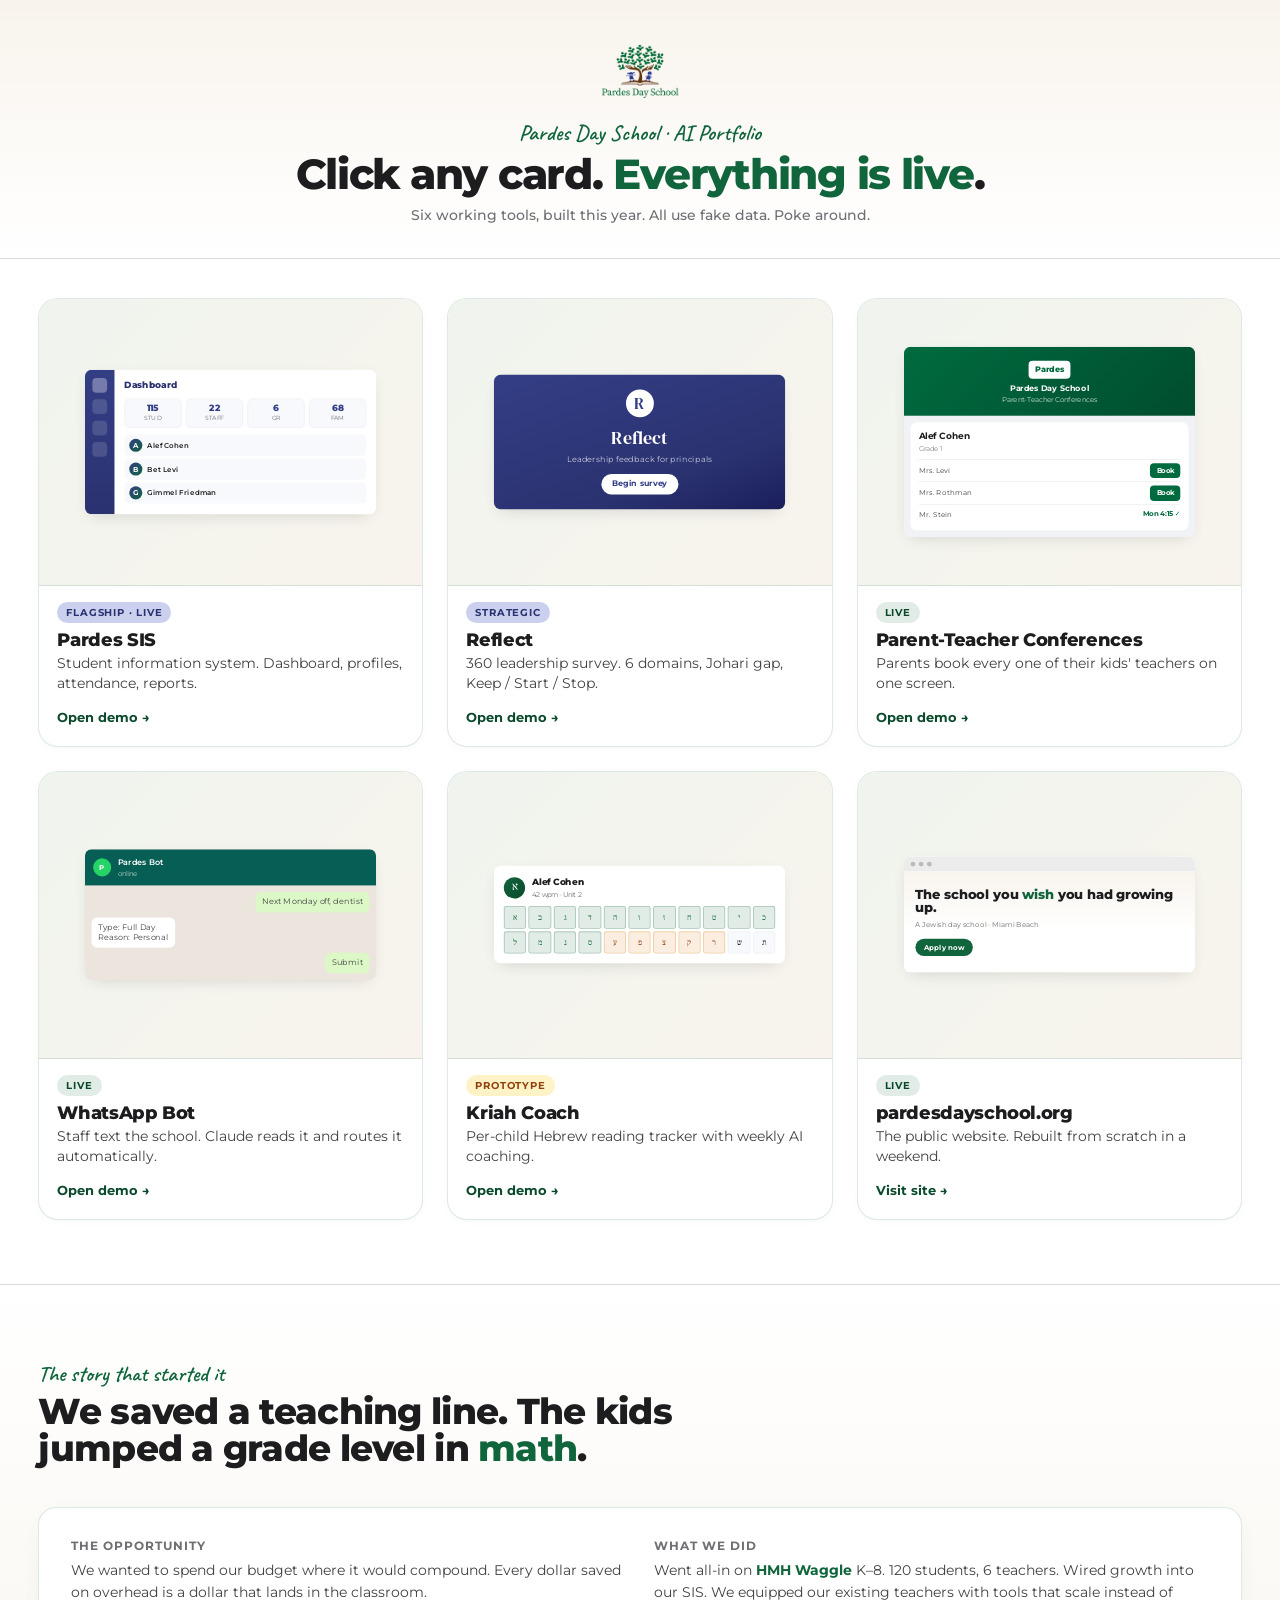
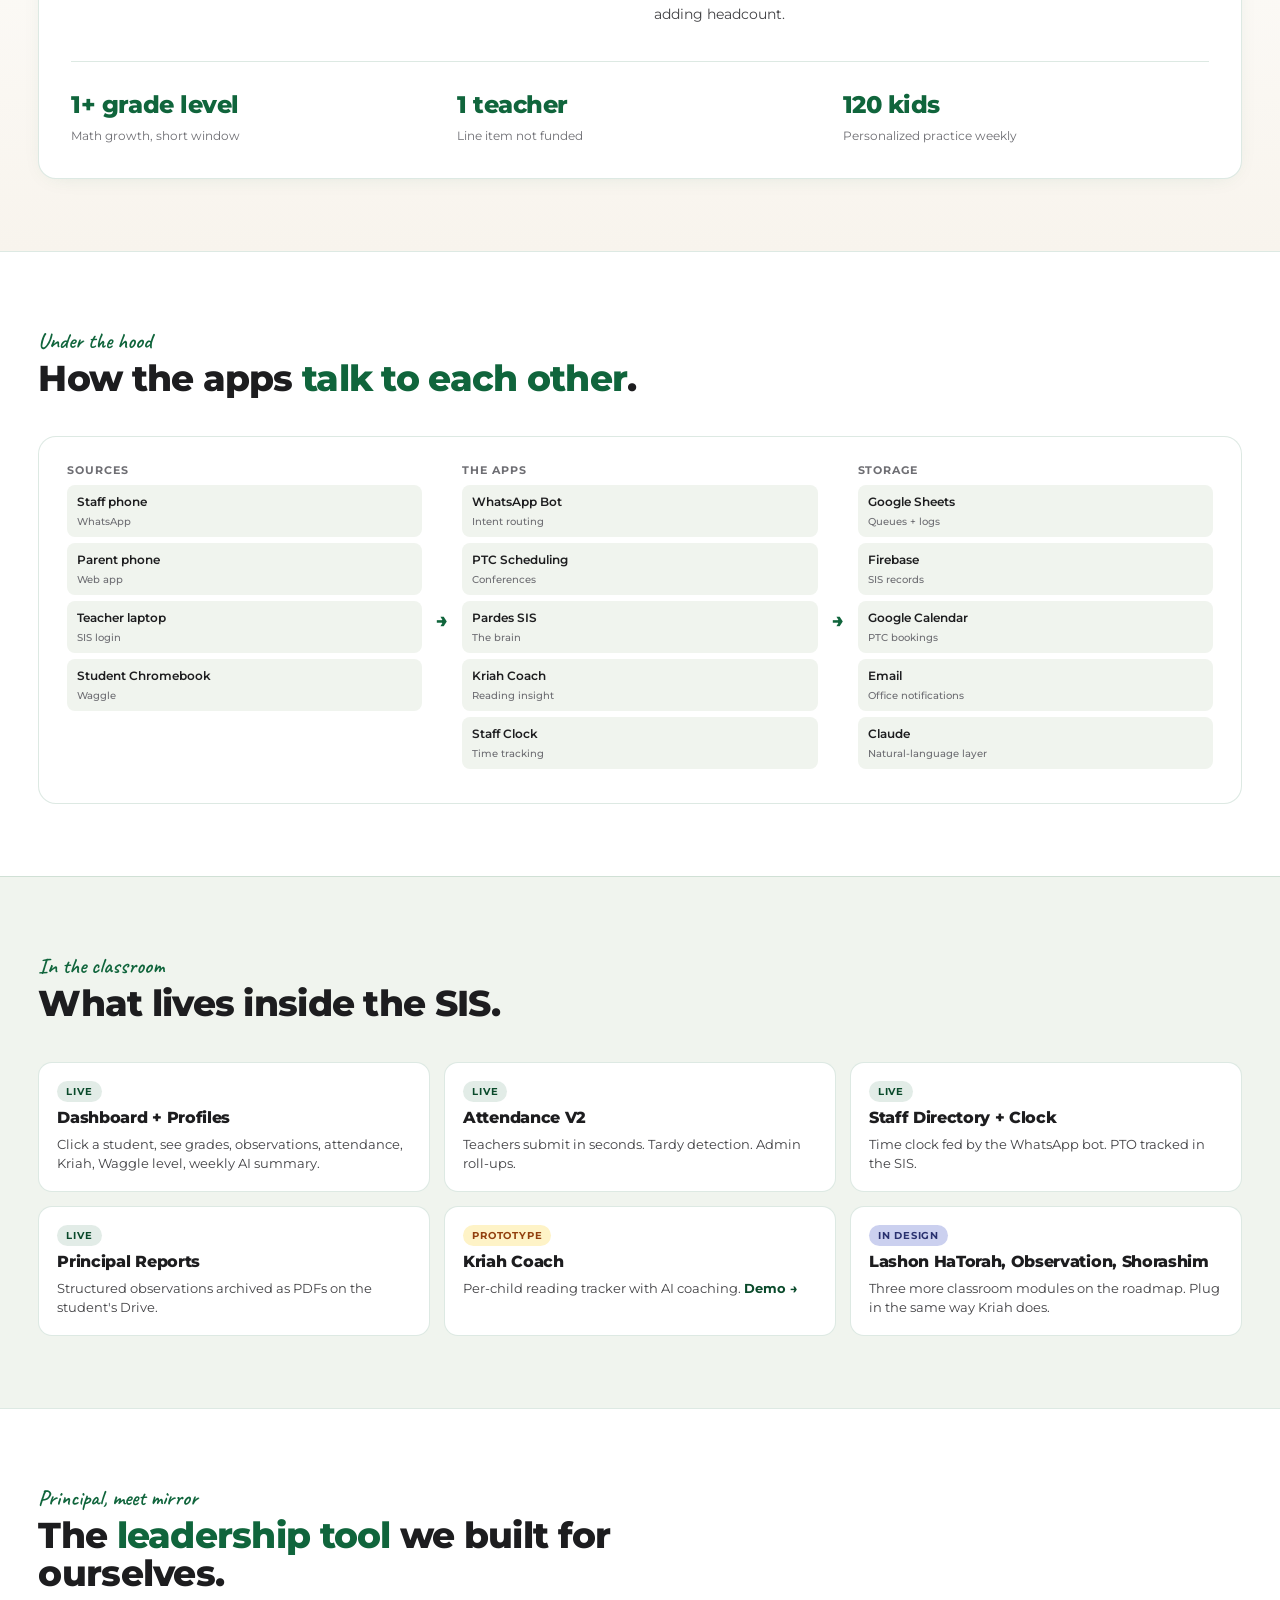
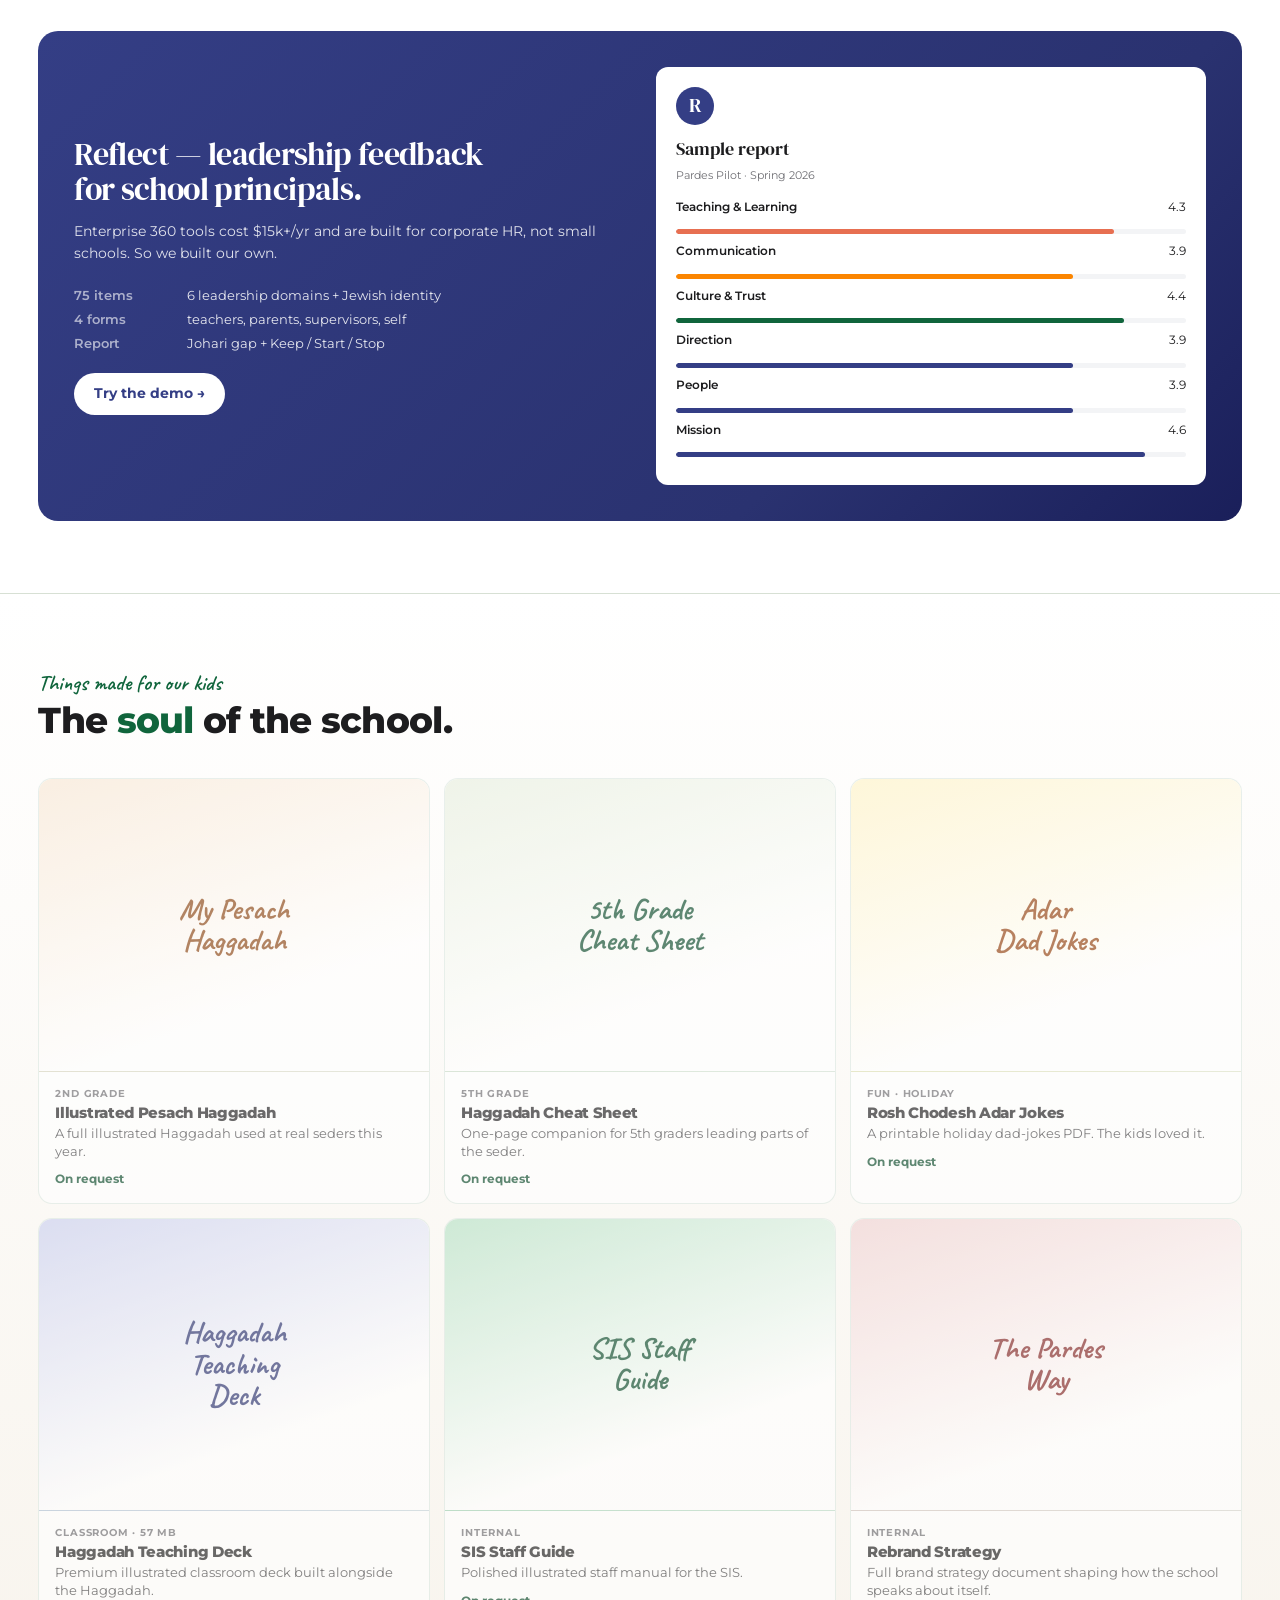
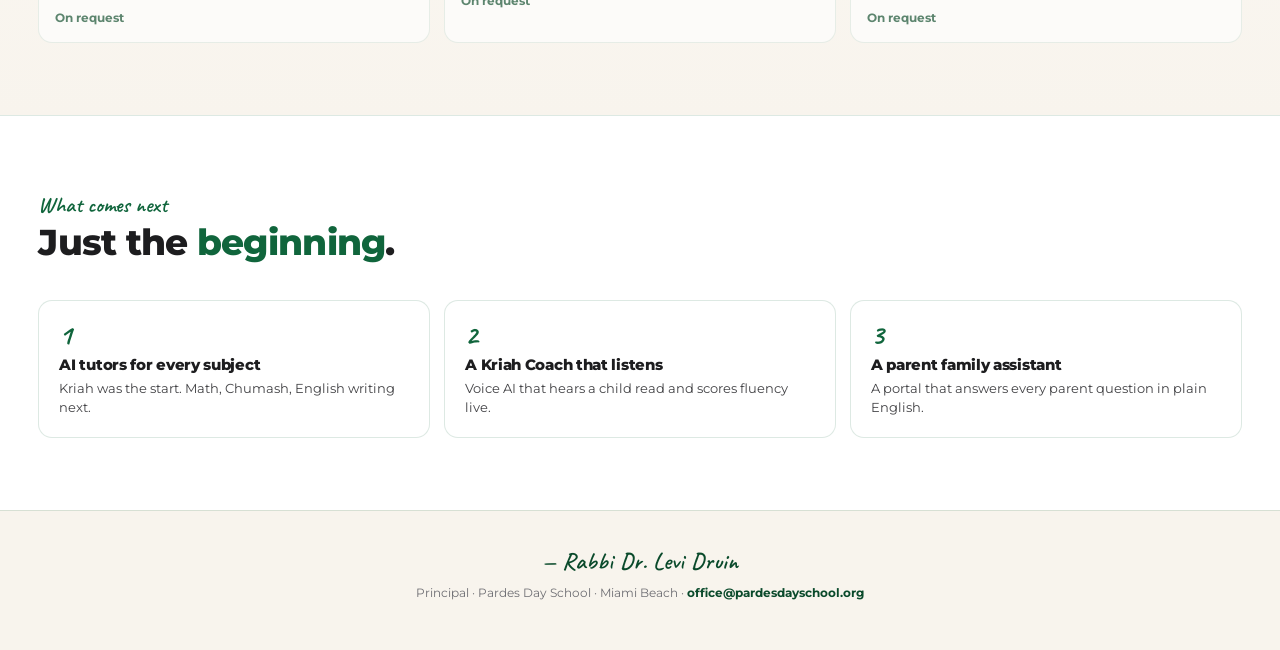
<file: index.html>
<!DOCTYPE html>
<html lang="en">
<head>
<meta charset="utf-8">
<meta name="viewport" content="width=device-width, initial-scale=1">
<meta name="theme-color" content="#0a4a2b">
<title>Pardes &middot; AI Portfolio</title>
<meta name="description" content="Click any card. Every demo is live.">
<meta property="og:title" content="AI Inside a Small School">
<meta property="og:description" content="Click any card. Every demo is live.">
<meta property="og:type" content="website">
<meta property="og:url" content="https://drlevidruin.github.io/ai-portfolio/">
<meta property="og:image" content="https://drlevidruin.github.io/ai-portfolio/assets/og-image.png">
<meta property="og:image:type" content="image/png">
<meta property="og:image:width" content="1200">
<meta property="og:image:height" content="630">
<meta name="twitter:card" content="summary_large_image">
<link rel="icon" type="image/svg+xml" href="assets/favicon.svg">
<link rel="preconnect" href="https://fonts.googleapis.com">
<link rel="preconnect" href="https://fonts.gstatic.com" crossorigin>
<link href="https://fonts.googleapis.com/css2?family=Caveat:wght@500;600;700&family=DM+Serif+Display&family=Frank+Ruhl+Libre:wght@400;500;700&family=Montserrat:wght@400;500;600;700;800&display=swap" rel="stylesheet">
<link rel="stylesheet" href="assets/css/deck.css">
</head>
<body>

<!-- Compact header -->
<header class="header">
  <div class="container">
    <img src="assets/pardes-logo.png" alt="Pardes Day School" class="header-logo">
    <div class="kicker">Pardes Day School &middot; AI Portfolio</div>
    <h1>Click any card. <em>Everything is live</em>.</h1>
    <div class="sub">Six working tools, built this year. All use fake data. Poke around.</div>
  </div>
</header>

<!-- Demo grid -->
<section class="demos">
  <div class="container">
    <div class="demos-grid">

      <!-- SIS -->
      <a class="demo-tile" href="demos/sis-dashboard/">
        <div class="demo-preview">
          <div class="demo-preview-inner">
            <div class="mp-sis">
              <div class="mp-sis-side">
                <div class="d on"></div>
                <div class="d"></div>
                <div class="d"></div>
                <div class="d"></div>
              </div>
              <div class="mp-sis-main">
                <div class="mp-sis-title">Dashboard</div>
                <div class="mp-sis-stats">
                  <div class="mp-sis-stat"><div class="n">115</div><div class="l">STUD</div></div>
                  <div class="mp-sis-stat"><div class="n">22</div><div class="l">STAFF</div></div>
                  <div class="mp-sis-stat"><div class="n">6</div><div class="l">GR</div></div>
                  <div class="mp-sis-stat"><div class="n">68</div><div class="l">FAM</div></div>
                </div>
                <div class="mp-sis-row"><div class="av">A</div><div class="nm">Alef Cohen</div></div>
                <div class="mp-sis-row"><div class="av">B</div><div class="nm">Bet Levi</div></div>
                <div class="mp-sis-row"><div class="av">G</div><div class="nm">Gimmel Friedman</div></div>
              </div>
            </div>
          </div>
        </div>
        <div class="demo-meta">
          <span class="badge navy">Flagship &middot; Live</span>
          <h3>Pardes SIS</h3>
          <p>Student information system. Dashboard, profiles, attendance, reports.</p>
          <div class="open">Open demo &rarr;</div>
        </div>
      </a>

      <!-- Reflect -->
      <a class="demo-tile" href="demos/reflect-survey/">
        <div class="demo-preview">
          <div class="demo-preview-inner">
            <div class="mp-reflect">
              <div class="lg">R</div>
              <div class="t">Reflect</div>
              <div class="s">Leadership feedback for principals</div>
              <div class="btn">Begin survey</div>
            </div>
          </div>
        </div>
        <div class="demo-meta">
          <span class="badge navy">Strategic</span>
          <h3>Reflect</h3>
          <p>360 leadership survey. 6 domains, Johari gap, Keep / Start / Stop.</p>
          <div class="open">Open demo &rarr;</div>
        </div>
      </a>

      <!-- PTC -->
      <a class="demo-tile" href="demos/ptc-scheduling/">
        <div class="demo-preview">
          <div class="demo-preview-inner">
            <div class="mp-ptc">
              <div class="mp-ptc-head">
                <div class="logo">Pardes</div>
                <div class="t">Pardes Day School</div>
                <div class="s">Parent-Teacher Conferences</div>
              </div>
              <div class="mp-ptc-card">
                <div class="h">Alef Cohen</div>
                <div class="g">Grade 1</div>
                <div class="mp-ptc-row"><span>Mrs. Levi</span><span class="bk">Book</span></div>
                <div class="mp-ptc-row"><span>Mrs. Rothman</span><span class="bk">Book</span></div>
                <div class="mp-ptc-row"><span>Mr. Stein</span><span class="ok">Mon 4:15 &check;</span></div>
              </div>
            </div>
          </div>
        </div>
        <div class="demo-meta">
          <span class="badge">Live</span>
          <h3>Parent-Teacher Conferences</h3>
          <p>Parents book every one of their kids&#39; teachers on one screen.</p>
          <div class="open">Open demo &rarr;</div>
        </div>
      </a>

      <!-- WhatsApp -->
      <a class="demo-tile" href="demos/whatsapp-bot/">
        <div class="demo-preview">
          <div class="demo-preview-inner">
            <div class="mp-wa">
              <div class="mp-wa-head">
                <div class="av">P</div>
                <div>
                  <div class="nm">Pardes Bot</div>
                  <div class="st">online</div>
                </div>
              </div>
              <div class="mp-wa-body">
                <div class="mp-wa-b u">Next Monday off, dentist</div>
                <div class="mp-wa-b b">Type: Full Day<br>Reason: Personal</div>
                <div class="mp-wa-b u">Submit</div>
              </div>
            </div>
          </div>
        </div>
        <div class="demo-meta">
          <span class="badge">Live</span>
          <h3>WhatsApp Bot</h3>
          <p>Staff text the school. Claude reads it and routes it automatically.</p>
          <div class="open">Open demo &rarr;</div>
        </div>
      </a>

      <!-- Kriah Coach -->
      <a class="demo-tile" href="demos/kriah-coach/">
        <div class="demo-preview">
          <div class="demo-preview-inner">
            <div class="mp-kriah">
              <div class="mp-kriah-head">
                <div class="av">א</div>
                <div>
                  <div class="nm">Alef Cohen</div>
                  <div class="sub">42 wpm &middot; Unit 2</div>
                </div>
              </div>
              <div class="mp-kriah-letters">
                <div class="mp-kriah-letter m">א</div><div class="mp-kriah-letter m">ב</div><div class="mp-kriah-letter m">ג</div><div class="mp-kriah-letter m">ד</div><div class="mp-kriah-letter m">ה</div><div class="mp-kriah-letter m">ו</div><div class="mp-kriah-letter m">ז</div><div class="mp-kriah-letter m">ח</div><div class="mp-kriah-letter m">ט</div><div class="mp-kriah-letter m">י</div><div class="mp-kriah-letter m">כ</div>
                <div class="mp-kriah-letter m">ל</div><div class="mp-kriah-letter m">מ</div><div class="mp-kriah-letter m">נ</div><div class="mp-kriah-letter m">ס</div><div class="mp-kriah-letter p">ע</div><div class="mp-kriah-letter p">פ</div><div class="mp-kriah-letter p">צ</div><div class="mp-kriah-letter p">ק</div><div class="mp-kriah-letter p">ר</div><div class="mp-kriah-letter">ש</div><div class="mp-kriah-letter">ת</div>
              </div>
            </div>
          </div>
        </div>
        <div class="demo-meta">
          <span class="badge amber">Prototype</span>
          <h3>Kriah Coach</h3>
          <p>Per-child Hebrew reading tracker with weekly AI coaching.</p>
          <div class="open">Open demo &rarr;</div>
        </div>
      </a>

      <!-- Website -->
      <a class="demo-tile" href="https://drlevidruin.github.io/pardes-website/" target="_blank" rel="noopener">
        <div class="demo-preview">
          <div class="demo-preview-inner">
            <div class="mp-web">
              <div class="mp-web-chr"><span></span><span></span><span></span></div>
              <div class="mp-web-body">
                <div class="t">The school you <em>wish</em> you had growing up.</div>
                <div class="s">A Jewish day school &middot; Miami Beach</div>
                <div class="pill">Apply now</div>
              </div>
            </div>
          </div>
        </div>
        <div class="demo-meta">
          <span class="badge">Live</span>
          <h3>pardesdayschool.org</h3>
          <p>The public website. Rebuilt from scratch in a weekend.</p>
          <div class="open">Visit site &rarr;</div>
        </div>
      </a>

    </div>
  </div>
</section>

<!-- BELOW-FOLD: How it all works -->

<!-- Story -->
<section class="section section--cream">
  <div class="container">
    <div class="section-head">
      <div class="kicker">The story that started it</div>
      <h2>We saved a teaching line. The kids jumped a grade level in <em>math</em>.</h2>
    </div>
    <div class="story">
      <div>
        <h4>The opportunity</h4>
        <p>We wanted to spend our budget where it would compound. Every dollar saved on overhead is a dollar that lands in the classroom.</p>
      </div>
      <div>
        <h4>What we did</h4>
        <p>Went all-in on <strong>HMH Waggle</strong> K&ndash;8. 120 students, 6 teachers. Wired growth into our SIS. We equipped our existing teachers with tools that scale instead of adding headcount.</p>
      </div>
      <div class="impact">
        <div><div class="n">1+ grade level</div><div class="l">Math growth, short window</div></div>
        <div><div class="n">1 teacher</div><div class="l">Line item not funded</div></div>
        <div><div class="n">120 kids</div><div class="l">Personalized practice weekly</div></div>
      </div>
    </div>
  </div>
</section>

<!-- How it connects -->
<section class="section">
  <div class="container">
    <div class="section-head">
      <div class="kicker">Under the hood</div>
      <h2>How the apps <em>talk to each other</em>.</h2>
    </div>
    <div class="arch">
      <div>
        <h4>Sources</h4>
        <div class="arch-item">Staff phone<div class="src">WhatsApp</div></div>
        <div class="arch-item">Parent phone<div class="src">Web app</div></div>
        <div class="arch-item">Teacher laptop<div class="src">SIS login</div></div>
        <div class="arch-item">Student Chromebook<div class="src">Waggle</div></div>
      </div>
      <div class="arch-arrow">&rarr;</div>
      <div>
        <h4>The apps</h4>
        <div class="arch-item">WhatsApp Bot<div class="src">Intent routing</div></div>
        <div class="arch-item">PTC Scheduling<div class="src">Conferences</div></div>
        <div class="arch-item">Pardes SIS<div class="src">The brain</div></div>
        <div class="arch-item">Kriah Coach<div class="src">Reading insight</div></div>
        <div class="arch-item">Staff Clock<div class="src">Time tracking</div></div>
      </div>
      <div class="arch-arrow">&rarr;</div>
      <div>
        <h4>Storage</h4>
        <div class="arch-item">Google Sheets<div class="src">Queues + logs</div></div>
        <div class="arch-item">Firebase<div class="src">SIS records</div></div>
        <div class="arch-item">Google Calendar<div class="src">PTC bookings</div></div>
        <div class="arch-item">Email<div class="src">Office notifications</div></div>
        <div class="arch-item">Claude<div class="src">Natural-language layer</div></div>
      </div>
    </div>
  </div>
</section>

<!-- Classroom modules -->
<section class="section section--sage">
  <div class="container">
    <div class="section-head">
      <div class="kicker">In the classroom</div>
      <h2>What lives inside the SIS.</h2>
    </div>
    <div class="modules-grid">
      <div class="module-card">
        <span class="badge-tag live">Live</span>
        <h4>Dashboard + Profiles</h4>
        <p>Click a student, see grades, observations, attendance, Kriah, Waggle level, weekly AI summary.</p>
      </div>
      <div class="module-card">
        <span class="badge-tag live">Live</span>
        <h4>Attendance V2</h4>
        <p>Teachers submit in seconds. Tardy detection. Admin roll-ups.</p>
      </div>
      <div class="module-card">
        <span class="badge-tag live">Live</span>
        <h4>Staff Directory + Clock</h4>
        <p>Time clock fed by the WhatsApp bot. PTO tracked in the SIS.</p>
      </div>
      <div class="module-card">
        <span class="badge-tag live">Live</span>
        <h4>Principal Reports</h4>
        <p>Structured observations archived as PDFs on the student&#39;s Drive.</p>
      </div>
      <div class="module-card">
        <span class="badge-tag prototype">Prototype</span>
        <h4>Kriah Coach</h4>
        <p>Per-child reading tracker with AI coaching. <a href="demos/kriah-coach/" style="color: var(--forest-dark); font-weight: 700;">Demo &rarr;</a></p>
      </div>
      <div class="module-card">
        <span class="badge-tag design">In design</span>
        <h4>Lashon HaTorah, Observation, Shorashim</h4>
        <p>Three more classroom modules on the roadmap. Plug in the same way Kriah does.</p>
      </div>
    </div>
  </div>
</section>

<!-- Reflect feature -->
<section class="section">
  <div class="container">
    <div class="section-head">
      <div class="kicker">Principal, meet mirror</div>
      <h2>The <em>leadership tool</em> we built for ourselves.</h2>
    </div>
    <div class="reflect-feature">
      <div>
        <h3>Reflect &mdash; leadership feedback<br>for school principals.</h3>
        <p class="blurb">Enterprise 360 tools cost $15k+/yr and are built for corporate HR, not small schools. So we built our own.</p>
        <dl class="meta">
          <dt>75 items</dt><dd>6 leadership domains + Jewish identity</dd>
          <dt>4 forms</dt><dd>teachers, parents, supervisors, self</dd>
          <dt>Report</dt><dd>Johari gap + Keep / Start / Stop</dd>
        </dl>
        <a class="btn" href="demos/reflect-survey/">Try the demo &rarr;</a>
      </div>
      <div class="reflect-mockup">
        <div class="lg">R</div>
        <div class="t">Sample report</div>
        <div class="s">Pardes Pilot &middot; Spring 2026</div>
        <div class="dom"><div class="dom-name">Teaching &amp; Learning</div><div>4.3</div><div class="dom-bar"><span style="width: 86%"></span></div></div>
        <div class="dom"><div class="dom-name">Communication</div><div>3.9</div><div class="dom-bar"><span style="width: 78%"></span></div></div>
        <div class="dom"><div class="dom-name">Culture &amp; Trust</div><div>4.4</div><div class="dom-bar"><span style="width: 88%"></span></div></div>
        <div class="dom"><div class="dom-name">Direction</div><div>3.9</div><div class="dom-bar"><span style="width: 78%"></span></div></div>
        <div class="dom"><div class="dom-name">People</div><div>3.9</div><div class="dom-bar"><span style="width: 78%"></span></div></div>
        <div class="dom"><div class="dom-name">Mission</div><div>4.6</div><div class="dom-bar"><span style="width: 92%"></span></div></div>
      </div>
    </div>
  </div>
</section>

<!-- Artifacts -->
<section class="section section--cream">
  <div class="container">
    <div class="section-head">
      <div class="kicker">Things made for our kids</div>
      <h2>The <em>soul</em> of the school.</h2>
    </div>
    <div class="artifacts-grid">

      <div class="artifact-card" data-disabled="true">
        <div class="artifact-shot haggadah">My Pesach<br>Haggadah</div>
        <div class="artifact-info">
          <div class="tag">2nd Grade</div>
          <h4>Illustrated Pesach Haggadah</h4>
          <p>A full illustrated Haggadah used at real seders this year.</p>
          <div class="open">On request</div>
        </div>
      </div>

      <div class="artifact-card" data-disabled="true">
        <div class="artifact-shot cheat">5th Grade<br>Cheat Sheet</div>
        <div class="artifact-info">
          <div class="tag">5th Grade</div>
          <h4>Haggadah Cheat Sheet</h4>
          <p>One-page companion for 5th graders leading parts of the seder.</p>
          <div class="open">On request</div>
        </div>
      </div>

      <div class="artifact-card" data-disabled="true">
        <div class="artifact-shot jokes">Adar<br>Dad Jokes</div>
        <div class="artifact-info">
          <div class="tag">Fun &middot; Holiday</div>
          <h4>Rosh Chodesh Adar Jokes</h4>
          <p>A printable holiday dad-jokes PDF. The kids loved it.</p>
          <div class="open">On request</div>
        </div>
      </div>

      <div class="artifact-card" data-disabled="true">
        <div class="artifact-shot deck">Haggadah<br>Teaching<br>Deck</div>
        <div class="artifact-info">
          <div class="tag">Classroom &middot; 57 MB</div>
          <h4>Haggadah Teaching Deck</h4>
          <p>Premium illustrated classroom deck built alongside the Haggadah.</p>
          <div class="open">On request</div>
        </div>
      </div>

      <div class="artifact-card" data-disabled="true">
        <div class="artifact-shot manual">SIS Staff<br>Guide</div>
        <div class="artifact-info">
          <div class="tag">Internal</div>
          <h4>SIS Staff Guide</h4>
          <p>Polished illustrated staff manual for the SIS.</p>
          <div class="open">On request</div>
        </div>
      </div>

      <div class="artifact-card" data-disabled="true">
        <div class="artifact-shot brand">The Pardes<br>Way</div>
        <div class="artifact-info">
          <div class="tag">Internal</div>
          <h4>Rebrand Strategy</h4>
          <p>Full brand strategy document shaping how the school speaks about itself.</p>
          <div class="open">On request</div>
        </div>
      </div>

    </div>
  </div>
</section>

<!-- What's next -->
<section class="section">
  <div class="container">
    <div class="section-head">
      <div class="kicker">What comes next</div>
      <h2>Just the <em>beginning</em>.</h2>
    </div>
    <div class="next-grid">
      <div class="next-card">
        <div class="n">1</div>
        <h4>AI tutors for every subject</h4>
        <p>Kriah was the start. Math, Chumash, English writing next.</p>
      </div>
      <div class="next-card">
        <div class="n">2</div>
        <h4>A Kriah Coach that listens</h4>
        <p>Voice AI that hears a child read and scores fluency live.</p>
      </div>
      <div class="next-card">
        <div class="n">3</div>
        <h4>A parent family assistant</h4>
        <p>A portal that answers every parent question in plain English.</p>
      </div>
    </div>
  </div>
</section>

<footer class="footer">
  <div class="container">
    <div class="sig">&mdash; Rabbi Dr. Levi Druin</div>
    <div class="info">Principal &middot; Pardes Day School &middot; Miami Beach &middot; <a href="mailto:office@pardesdayschool.org">office@pardesdayschool.org</a></div>
  </div>
</footer>

</body>
</html>
</file>
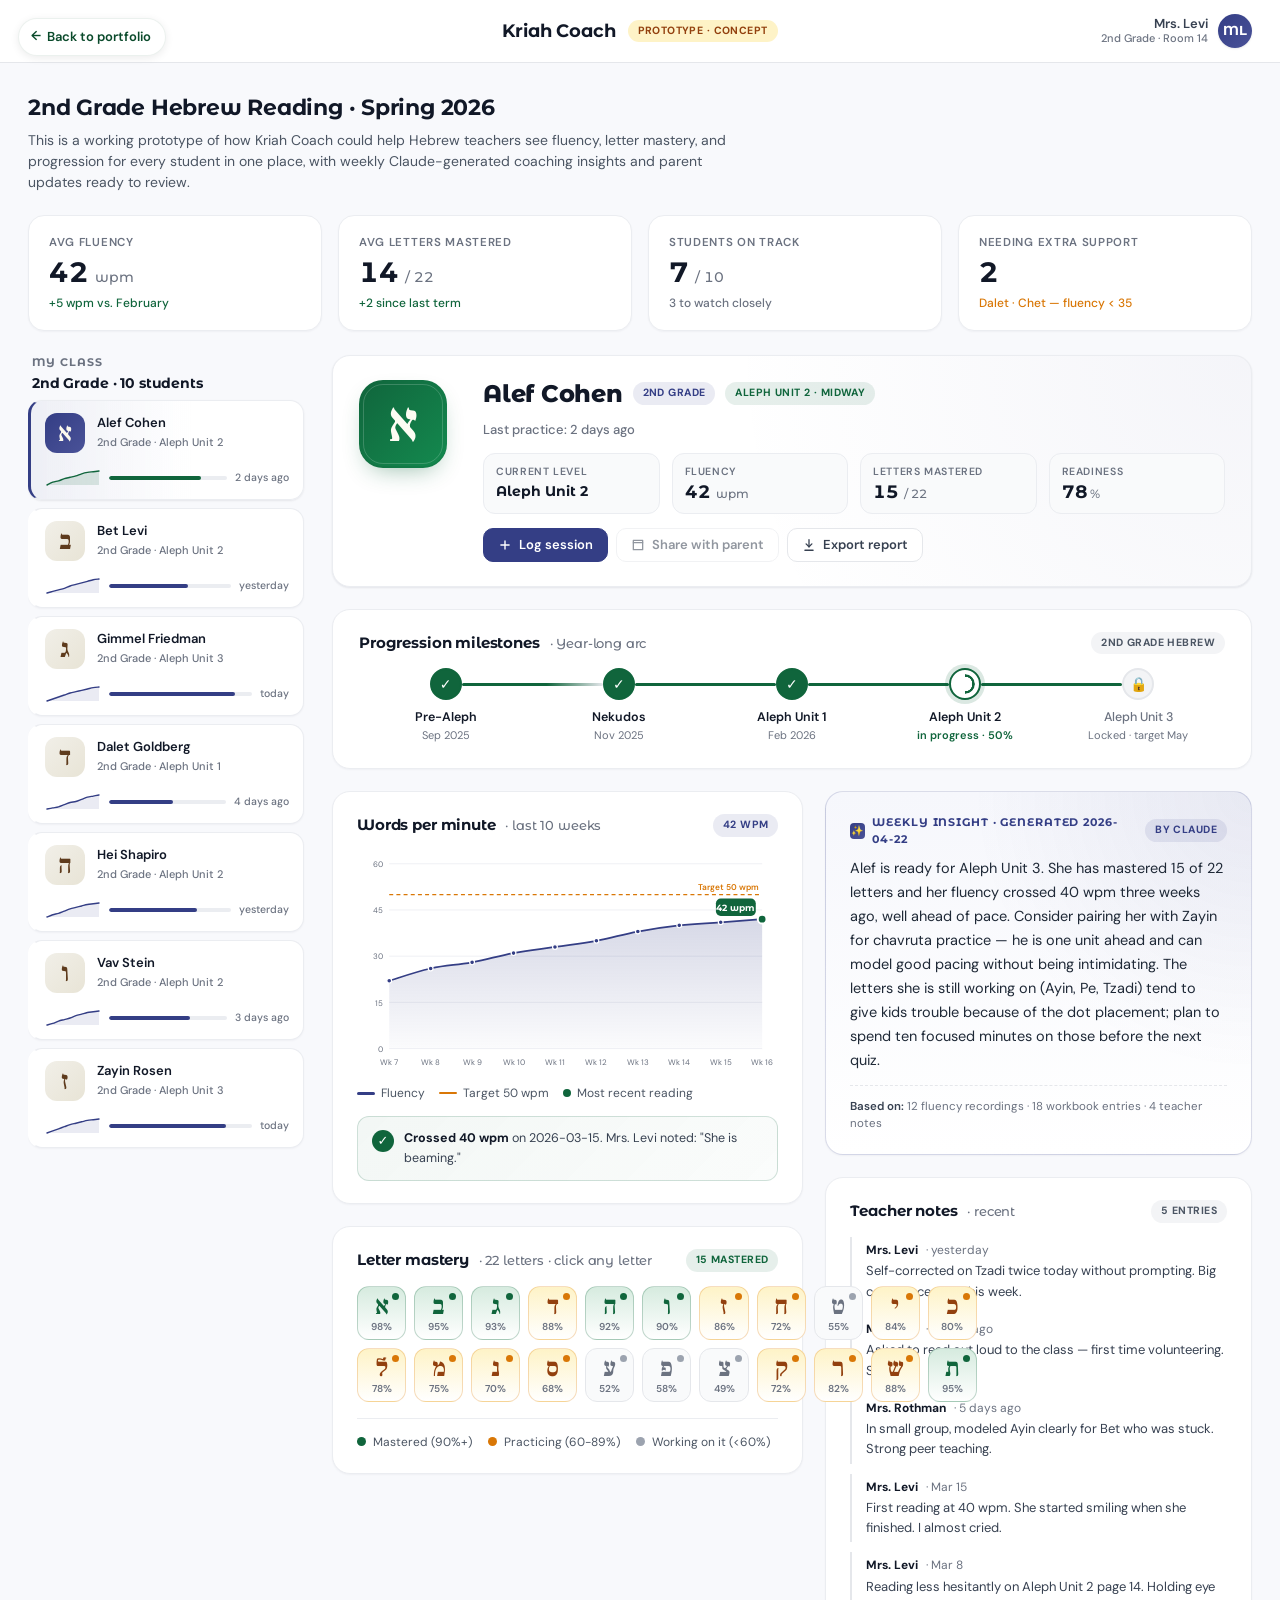
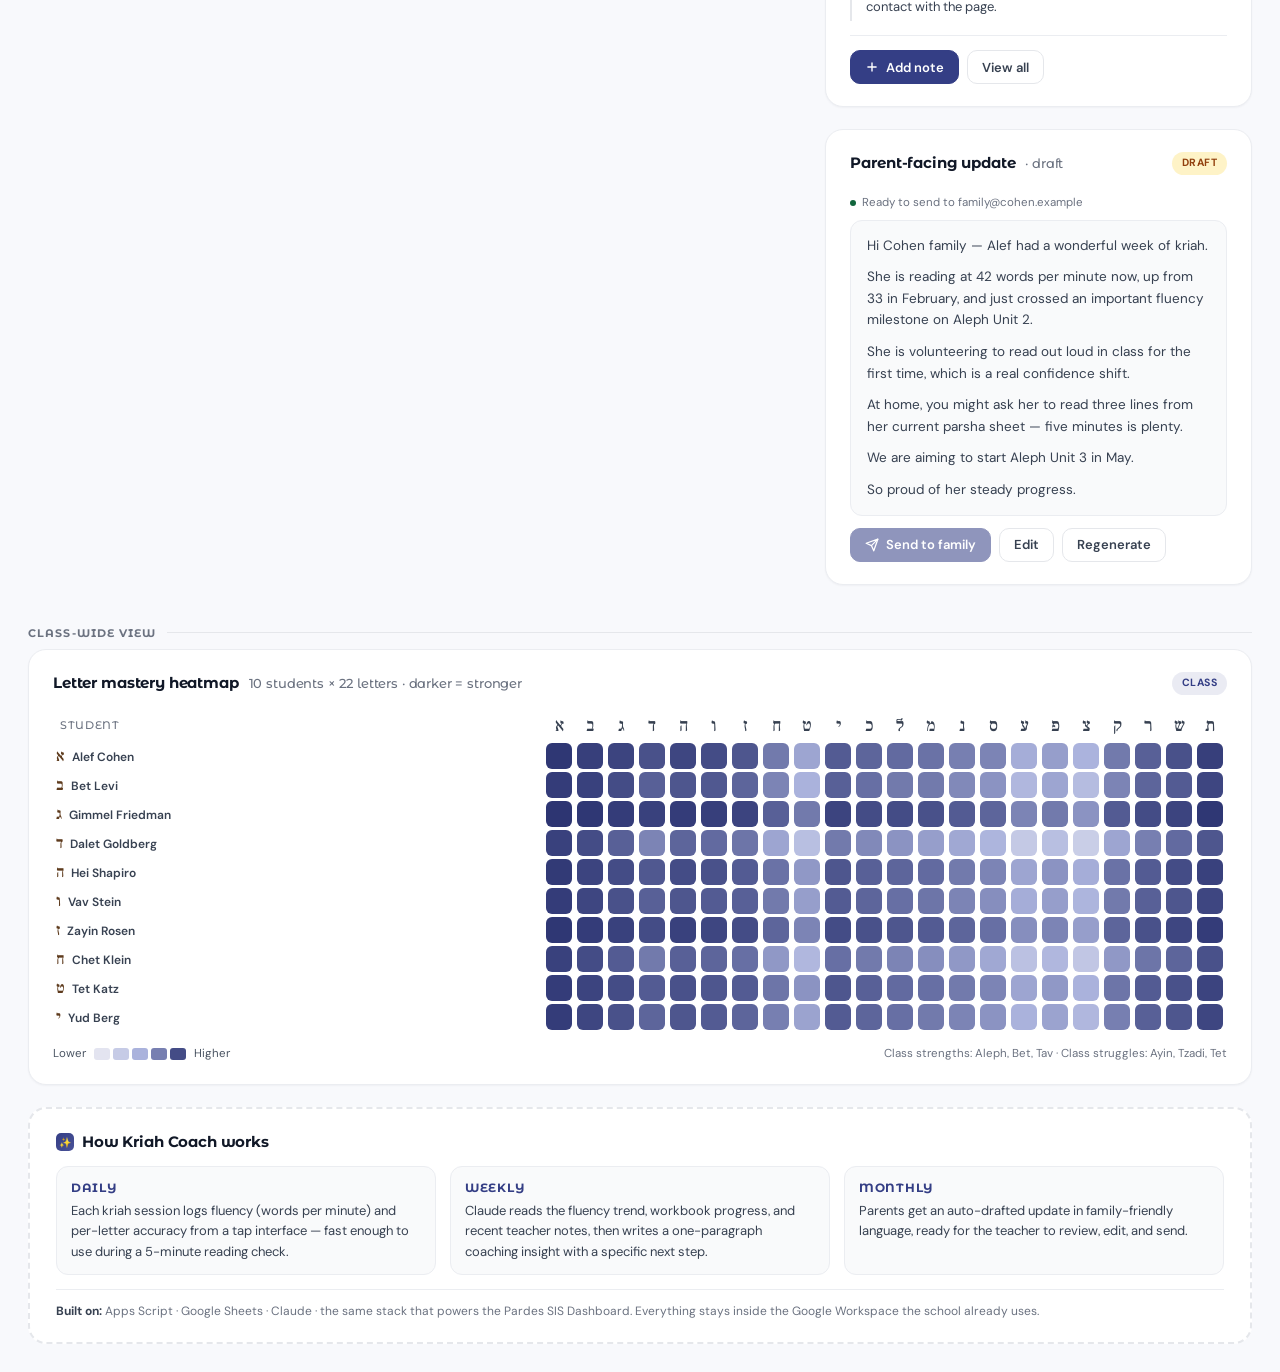
<file: demos/kriah-coach/index.html>
<!DOCTYPE html>
<html lang="en">
<head>
<meta charset="UTF-8" />
<meta name="viewport" content="width=device-width, initial-scale=1.0" />
<title>Kriah Coach · Prototype · Pardes Day School</title>
<link rel="icon" type="image/svg+xml" href="../../assets/favicon.svg">
<meta name="description" content="Concept prototype: Kriah Coach helps elementary teachers track Hebrew reading fluency, letter mastery, and progression across the year, with weekly Claude-generated coaching insights." />
<link rel="preconnect" href="https://fonts.googleapis.com" />
<link rel="preconnect" href="https://fonts.gstatic.com" crossorigin />
<link href="https://fonts.googleapis.com/css2?family=DM+Sans:wght@400;500;600;700&family=Frank+Ruhl+Libre:wght@400;500;700;900&family=Montserrat:wght@600;700;800&display=swap" rel="stylesheet" />
<style>
  /* =========================================================
     Theme tokens
     ========================================================= */
  :root {
    --navy: #343e85;
    --navy-light: #4a5298;
    --navy-dark: #2a3270;
    --green: #10653c;
    --green-light: #148a4f;
    --green-soft: #d6ebdf;
    --brown: #5e3b1d;
    --amber: #d97706;
    --amber-soft: #fef3c7;
    --amber-text: #92400e;
    --offwhite: #f8f9fc;

    --gray-50: #f9fafb;
    --gray-100: #f3f4f6;
    --gray-150: #ebedf1;
    --gray-200: #e5e7eb;
    --gray-300: #d1d5db;
    --gray-400: #9ca3af;
    --gray-500: #6b7280;
    --gray-600: #4b5563;
    --gray-700: #374151;
    --gray-800: #1f2937;
    --gray-900: #111827;

    --shadow-xs: 0 1px 2px 0 rgb(15 23 42 / 0.04);
    --shadow-sm: 0 1px 2px 0 rgb(15 23 42 / 0.05), 0 1px 3px 0 rgb(15 23 42 / 0.04);
    --shadow-md: 0 4px 14px -3px rgb(15 23 42 / 0.08), 0 2px 6px -2px rgb(15 23 42 / 0.04);
    --shadow-lg: 0 12px 28px -8px rgb(15 23 42 / 0.12), 0 4px 10px -4px rgb(15 23 42 / 0.06);

    --font-heading: 'Montserrat', system-ui, sans-serif;
    --font-body: 'DM Sans', system-ui, sans-serif;
    --font-hebrew: 'Frank Ruhl Libre', 'Times New Roman', serif;
  }

  *, *::before, *::after { box-sizing: border-box; }
  html { scroll-behavior: smooth; }
  body {
    margin: 0;
    font-family: var(--font-body);
    background: var(--offwhite);
    color: var(--gray-800);
    -webkit-font-smoothing: antialiased;
    -moz-osx-font-smoothing: grayscale;
    line-height: 1.5;
    font-feature-settings: "ss01", "kern";
  }
  h1, h2, h3, h4, h5, h6 {
    font-family: var(--font-heading);
    margin: 0;
    color: var(--gray-900);
    letter-spacing: -0.01em;
  }
  button { font-family: inherit; cursor: pointer; }
  ::selection { background: rgba(52, 62, 133, 0.18); }
  :focus-visible {
    outline: 2px solid var(--navy);
    outline-offset: 2px;
    border-radius: 4px;
  }
  .tabular-nums { font-variant-numeric: tabular-nums; }
  .heb { font-family: var(--font-hebrew); direction: rtl; unicode-bidi: isolate; }

  /* =========================================================
     Topbar
     ========================================================= */
  .topbar {
    position: sticky;
    top: 0;
    z-index: 40;
    background: rgba(255, 255, 255, 0.92);
    backdrop-filter: saturate(140%) blur(10px);
    -webkit-backdrop-filter: saturate(140%) blur(10px);
    border-bottom: 1px solid var(--gray-200);
  }
  .topbar-inner {
    max-width: 1320px;
    margin: 0 auto;
    padding: 14px 28px;
    display: grid;
    grid-template-columns: 1fr auto 1fr;
    align-items: center;
    gap: 20px;
  }
  /* Back-to-portfolio pill (canonical, matches every demo) */
  .back-pill {
    position: fixed;
    top: 18px;
    left: 18px;
    z-index: 1000;
    background: #ffffff;
    color: #0a4a2b;
    padding: 8px 14px 8px 12px;
    border-radius: 999px;
    font-size: 13px;
    font-weight: 600;
    box-shadow: 0 2px 8px rgba(0,0,0,0.08);
    border: 1px solid rgba(10,74,43,0.08);
    display: inline-flex;
    align-items: center;
    gap: 6px;
    transition: transform 0.15s ease, box-shadow 0.15s ease;
    text-decoration: none;
    font-family: inherit;
  }
  .back-pill:hover { transform: translateY(-1px); box-shadow: 0 4px 12px rgba(0,0,0,0.12); }
  .back-pill .arrow { display: inline-block; transform: translateY(-1px); }

  .topbar-title {
    display: inline-flex;
    align-items: center;
    gap: 12px;
    justify-content: center;
  }
  .topbar-title h1 {
    font-size: 18px;
    font-weight: 700;
    letter-spacing: -0.01em;
  }

  .badge {
    display: inline-flex;
    align-items: center;
    padding: 3px 10px;
    border-radius: 9999px;
    font-size: 10.5px;
    font-weight: 700;
    line-height: 1.6;
    letter-spacing: 0.04em;
    text-transform: uppercase;
    white-space: nowrap;
  }
  .badge-yellow { background: var(--amber-soft); color: var(--amber-text); }
  .badge-navy   { background: rgba(52, 62, 133, 0.10); color: var(--navy); }
  .badge-green  { background: rgba(16, 101, 60, 0.10); color: var(--green); }
  .badge-gray   { background: var(--gray-100); color: var(--gray-600); }
  .badge-amber  { background: rgba(217, 119, 6, 0.10); color: var(--amber); }

  .teacher-chip {
    display: inline-flex;
    align-items: center;
    gap: 10px;
    justify-content: flex-end;
  }
  .teacher-chip .avatar {
    width: 34px; height: 34px;
    border-radius: 9999px;
    background: linear-gradient(135deg, var(--navy), var(--navy-light));
    color: white;
    display: inline-flex;
    align-items: center;
    justify-content: center;
    font-weight: 700;
    font-family: var(--font-heading);
    font-size: 13px;
    box-shadow: var(--shadow-sm);
  }
  .teacher-chip .who {
    font-size: 13px;
    color: var(--gray-700);
    font-weight: 600;
    text-align: right;
    line-height: 1.25;
  }
  .teacher-chip .who small { color: var(--gray-500); display: block; font-size: 11px; font-weight: 500; }

  /* =========================================================
     Page shell
     ========================================================= */
  .page {
    max-width: 1320px;
    margin: 0 auto;
    padding: 28px;
  }
  .page-intro {
    display: flex;
    flex-direction: column;
    gap: 6px;
    margin-bottom: 22px;
  }
  .page-intro h2 {
    font-size: 22px;
    font-weight: 700;
  }
  .page-intro p {
    font-size: 14px;
    color: var(--gray-600);
    margin: 0;
    max-width: 720px;
  }

  /* =========================================================
     Class summary strip
     ========================================================= */
  .summary-strip {
    display: grid;
    grid-template-columns: repeat(4, 1fr);
    gap: 16px;
    margin-bottom: 24px;
  }
  .stat-card {
    background: white;
    border: 1px solid var(--gray-150);
    border-radius: 16px;
    padding: 18px 20px;
    box-shadow: var(--shadow-xs);
    display: flex;
    flex-direction: column;
    gap: 6px;
    transition: box-shadow .2s;
  }
  .stat-card:hover { box-shadow: var(--shadow-sm); }
  .stat-card .label {
    font-size: 11.5px;
    font-weight: 600;
    text-transform: uppercase;
    letter-spacing: 0.06em;
    color: var(--gray-500);
  }
  .stat-card .value {
    font-family: var(--font-heading);
    font-size: 28px;
    font-weight: 700;
    color: var(--gray-900);
    line-height: 1.1;
    display: flex;
    align-items: baseline;
    gap: 6px;
  }
  .stat-card .value small {
    font-size: 14px;
    font-weight: 500;
    color: var(--gray-500);
  }
  .stat-card .delta {
    font-size: 12px;
    color: var(--gray-500);
    font-weight: 500;
  }
  .stat-card .delta.up { color: var(--green); }
  .stat-card .delta.warn { color: var(--amber); }

  /* =========================================================
     Two-column layout
     ========================================================= */
  .layout {
    display: grid;
    grid-template-columns: 280px 1fr;
    gap: 24px;
    align-items: start;
  }

  /* =========================================================
     Sidebar
     ========================================================= */
  .sidebar {
    position: sticky;
    top: 80px;
    align-self: start;
    max-height: calc(100vh - 100px);
    overflow-y: auto;
    padding-right: 4px;
  }
  .sidebar::-webkit-scrollbar { width: 6px; }
  .sidebar::-webkit-scrollbar-thumb { background: var(--gray-200); border-radius: 4px; }
  .sidebar::-webkit-scrollbar-track { background: transparent; }

  .sidebar-title {
    font-family: var(--font-heading);
    font-size: 10.5px;
    font-weight: 700;
    text-transform: uppercase;
    letter-spacing: 0.1em;
    color: var(--gray-500);
    padding: 0 4px 6px;
  }
  .sidebar-title strong {
    display: block;
    color: var(--gray-900);
    font-size: 14px;
    text-transform: none;
    letter-spacing: -0.01em;
    font-weight: 700;
    margin-top: 2px;
  }
  .student-list {
    display: flex;
    flex-direction: column;
    gap: 8px;
  }
  .student-tile {
    background: white;
    border: 1px solid var(--gray-150);
    border-left: 3px solid transparent;
    border-radius: 14px;
    padding: 12px 14px;
    cursor: pointer;
    transition: all .15s;
    display: grid;
    grid-template-columns: 40px 1fr;
    gap: 12px;
    align-items: center;
    box-shadow: var(--shadow-xs);
    position: relative;
  }
  .student-tile:hover {
    border-color: var(--gray-200);
    box-shadow: var(--shadow-sm);
    transform: translateY(-1px);
  }
  .student-tile.active {
    border-left-color: var(--navy);
    background: linear-gradient(90deg, rgba(52, 62, 133, 0.05), white 60%);
    box-shadow: var(--shadow-sm);
  }
  .student-tile .heb-avatar {
    width: 40px; height: 40px;
    border-radius: 12px;
    background: linear-gradient(135deg, #f1efe8, #e8e4d6);
    color: var(--brown);
    display: flex;
    align-items: center;
    justify-content: center;
    font-family: var(--font-hebrew);
    font-size: 26px;
    font-weight: 700;
    line-height: 1;
  }
  .student-tile.active .heb-avatar {
    background: linear-gradient(135deg, var(--navy), var(--navy-light));
    color: #fbf8ed;
  }
  .student-tile .info {
    min-width: 0;
    display: flex;
    flex-direction: column;
    gap: 4px;
  }
  .student-tile .info .name {
    font-weight: 600;
    font-size: 13px;
    color: var(--gray-900);
    line-height: 1.2;
  }
  .student-tile .info .grade {
    font-size: 11px;
    color: var(--gray-500);
    font-weight: 500;
  }
  .student-tile .meta-row {
    grid-column: 1 / -1;
    display: flex;
    align-items: center;
    justify-content: space-between;
    gap: 8px;
    margin-top: 4px;
  }
  .student-tile .spark { width: 56px; height: 18px; flex-shrink: 0; }
  .student-tile .progress {
    flex: 1;
    height: 4px;
    background: var(--gray-150);
    border-radius: 9999px;
    overflow: hidden;
    min-width: 40px;
  }
  .student-tile .progress > span {
    display: block;
    height: 100%;
    background: var(--navy);
    border-radius: 9999px;
  }
  .student-tile .last {
    font-size: 10.5px;
    color: var(--gray-500);
    font-weight: 500;
    white-space: nowrap;
  }
  .student-tile.active .progress > span { background: var(--green); }

  /* =========================================================
     Right column · cards
     ========================================================= */
  .col {
    display: flex;
    flex-direction: column;
    gap: 22px;
    min-width: 0;
  }
  .card {
    background: white;
    border: 1px solid var(--gray-150);
    border-radius: 18px;
    padding: 22px 24px;
    box-shadow: var(--shadow-xs);
    transition: box-shadow .2s;
  }
  .card:hover { box-shadow: var(--shadow-sm); }
  .card-head {
    display: flex;
    align-items: center;
    justify-content: space-between;
    margin-bottom: 14px;
    gap: 12px;
  }
  .card-head h3 {
    font-size: 15px;
    font-weight: 700;
    color: var(--gray-900);
  }
  .card-head h3 small {
    color: var(--gray-500);
    font-weight: 500;
    margin-left: 6px;
    font-size: 12.5px;
  }
  .eyebrow {
    font-family: var(--font-heading);
    font-size: 10.5px;
    font-weight: 700;
    text-transform: uppercase;
    letter-spacing: 0.1em;
    color: var(--gray-500);
  }

  /* ---------- Hero card ---------- */
  .hero {
    background:
      radial-gradient(circle at top right, rgba(74, 82, 152, 0.06), transparent 55%),
      white;
    border: 1px solid var(--gray-150);
    border-radius: 18px;
    padding: 24px 26px;
    box-shadow: var(--shadow-sm);
    display: grid;
    grid-template-columns: 100px 1fr;
    gap: 24px;
  }
  .hero .heb-big {
    width: 88px; height: 88px;
    border-radius: 24px;
    background: linear-gradient(135deg, var(--green) 0%, var(--green-light) 100%);
    color: #fdfcf3;
    display: flex;
    align-items: center;
    justify-content: center;
    font-family: var(--font-hebrew);
    font-size: 56px;
    font-weight: 700;
    line-height: 1;
    box-shadow: 0 10px 24px -10px rgba(16, 101, 60, 0.45), inset 0 -2px 0 rgba(0,0,0,0.06);
    position: relative;
  }
  .hero .heb-big::after {
    content: "";
    position: absolute;
    inset: 4px;
    border-radius: 20px;
    border: 1px solid rgba(255,255,255,0.18);
    pointer-events: none;
  }
  .hero-body { display: flex; flex-direction: column; gap: 14px; min-width: 0; }
  .hero-name {
    display: flex;
    align-items: center;
    gap: 10px;
    flex-wrap: wrap;
  }
  .hero-name h2 {
    font-size: 24px;
    font-weight: 800;
    line-height: 1.15;
  }
  .hero-name .sub {
    font-size: 13px;
    color: var(--gray-500);
    font-weight: 500;
    margin-top: 2px;
    display: block;
    width: 100%;
  }
  .mini-stats {
    display: grid;
    grid-template-columns: repeat(4, 1fr);
    gap: 12px;
  }
  .mini-stat {
    border: 1px solid var(--gray-150);
    background: var(--gray-50);
    border-radius: 12px;
    padding: 10px 12px;
    display: flex;
    flex-direction: column;
    gap: 2px;
  }
  .mini-stat .l {
    font-size: 10.5px;
    color: var(--gray-500);
    text-transform: uppercase;
    font-weight: 600;
    letter-spacing: 0.06em;
  }
  .mini-stat .v {
    font-family: var(--font-heading);
    font-size: 18px;
    font-weight: 700;
    color: var(--gray-900);
    line-height: 1.15;
  }
  .mini-stat .v small {
    color: var(--gray-500);
    font-weight: 500;
    font-size: 12px;
    margin-left: 2px;
  }
  .actions {
    display: flex;
    gap: 8px;
    flex-wrap: wrap;
  }
  .btn {
    display: inline-flex;
    align-items: center;
    gap: 7px;
    padding: 9px 14px;
    border-radius: 10px;
    border: 1px solid transparent;
    font-size: 13px;
    font-weight: 600;
    transition: all .15s;
    background: white;
    color: var(--gray-700);
    border-color: var(--gray-200);
    line-height: 1;
  }
  .btn:hover { background: var(--gray-50); }
  .btn:active { transform: scale(0.98); }
  .btn svg { width: 14px; height: 14px; }
  .btn-primary {
    background: var(--navy);
    color: white;
    border-color: var(--navy);
  }
  .btn-primary:hover { background: var(--navy-dark); border-color: var(--navy-dark); }
  .btn[disabled] { opacity: 0.55; cursor: not-allowed; }
  .btn[disabled]:hover { background: white; }

  /* ---------- Progression milestones ---------- */
  .milestone-card { padding: 22px 26px 26px; }
  .milestones {
    display: grid;
    grid-template-columns: repeat(5, 1fr);
    gap: 0;
    align-items: start;
    position: relative;
    margin-top: 6px;
  }
  .milestone {
    position: relative;
    text-align: center;
    padding: 0 4px;
  }
  .milestone .dot {
    width: 32px; height: 32px;
    border-radius: 50%;
    margin: 0 auto 10px;
    display: flex;
    align-items: center;
    justify-content: center;
    border: 2px solid var(--gray-200);
    background: white;
    color: var(--gray-400);
    font-size: 14px;
    font-weight: 700;
    position: relative;
    z-index: 2;
    transition: all .2s;
  }
  .milestone.done .dot {
    background: var(--green);
    border-color: var(--green);
    color: white;
  }
  .milestone.current .dot {
    background: white;
    border-color: var(--green);
    color: var(--green);
    box-shadow: 0 0 0 4px rgba(16, 101, 60, 0.15);
  }
  .milestone.current .dot::before {
    content: "";
    position: absolute;
    inset: 4px;
    border-radius: 50%;
    background: conic-gradient(var(--green) 0% var(--p, 50%), transparent var(--p, 50%) 100%);
    mask: radial-gradient(circle, transparent 50%, black 53%);
    -webkit-mask: radial-gradient(circle, transparent 50%, black 53%);
  }
  .milestone.locked .dot {
    background: var(--gray-100);
    border-color: var(--gray-200);
    color: var(--gray-400);
  }
  .milestone .label {
    font-size: 12.5px;
    font-weight: 600;
    color: var(--gray-900);
    line-height: 1.25;
    margin-bottom: 2px;
  }
  .milestone.locked .label { color: var(--gray-500); font-weight: 500; }
  .milestone .meta {
    font-size: 11px;
    color: var(--gray-500);
    line-height: 1.3;
  }
  .milestone.current .meta { color: var(--green); font-weight: 600; }
  .milestone:not(:last-child)::after {
    content: "";
    position: absolute;
    top: 15px;
    left: calc(50% + 16px);
    right: calc(-50% + 16px);
    height: 3px;
    background: var(--gray-200);
    border-radius: 2px;
    z-index: 0;
  }
  .milestone.done:not(:last-child)::after,
  .milestone.current:not(:last-child)::after { background: linear-gradient(90deg, var(--green), var(--green) 60%, var(--gray-200)); }
  .milestone.done + .milestone.done::after,
  .milestone.done + .milestone.current::after { background: var(--green); }

  /* ---------- Two-column grid (left/right under hero) ---------- */
  .split {
    display: grid;
    grid-template-columns: 1.05fr 0.95fr;
    gap: 22px;
    align-items: start;
  }
  .split > .col-l, .split > .col-r {
    display: flex;
    flex-direction: column;
    gap: 22px;
    min-width: 0;
  }

  /* ---------- Fluency chart ---------- */
  .chart-wrap {
    position: relative;
    width: 100%;
    aspect-ratio: 17/9;
    margin-top: 4px;
  }
  .chart-wrap svg { width: 100%; height: 100%; display: block; overflow: visible; }
  .chart-legend {
    display: flex;
    flex-wrap: wrap;
    gap: 14px;
    margin-top: 10px;
    font-size: 12px;
    color: var(--gray-600);
  }
  .chart-legend .swatch {
    display: inline-flex;
    align-items: center;
    gap: 6px;
  }
  .chart-legend .swatch i {
    width: 18px; height: 3px;
    border-radius: 2px;
    display: inline-block;
  }
  .chart-legend .swatch.target i {
    background: var(--amber);
    height: 0;
    border-top: 2px dashed var(--amber);
    width: 18px;
  }
  .chart-annotation {
    margin-top: 14px;
    background: linear-gradient(135deg, rgba(16,101,60,0.05), rgba(16,101,60,0.02));
    border: 1px solid rgba(16, 101, 60, 0.18);
    border-radius: 12px;
    padding: 12px 14px;
    font-size: 12.5px;
    color: var(--gray-700);
    line-height: 1.55;
    display: flex;
    align-items: flex-start;
    gap: 10px;
  }
  .chart-annotation .ico {
    flex-shrink: 0;
    width: 22px; height: 22px;
    border-radius: 50%;
    background: var(--green);
    color: white;
    display: inline-flex;
    align-items: center;
    justify-content: center;
    font-size: 13px;
    font-weight: 700;
    margin-top: 1px;
  }
  .chart-annotation strong { color: var(--gray-900); font-weight: 700; }

  /* ---------- Letter mastery grid ---------- */
  .letter-grid {
    display: grid;
    grid-template-columns: repeat(11, 1fr);
    gap: 8px;
    margin-top: 4px;
  }
  .letter-tile {
    aspect-ratio: 1 / 1.1;
    border-radius: 12px;
    border: 1px solid var(--gray-150);
    background: white;
    display: flex;
    flex-direction: column;
    align-items: center;
    justify-content: space-between;
    padding: 6px 4px 5px;
    position: relative;
    cursor: pointer;
    transition: all .15s;
    user-select: none;
  }
  .letter-tile:hover { transform: translateY(-1px); box-shadow: var(--shadow-sm); }
  .letter-tile .letter {
    font-family: var(--font-hebrew);
    font-size: 26px;
    font-weight: 700;
    color: var(--gray-900);
    line-height: 1;
  }
  .letter-tile .pct {
    font-size: 10px;
    font-weight: 600;
    color: var(--gray-500);
    font-variant-numeric: tabular-nums;
  }
  .letter-tile .status {
    position: absolute;
    top: 6px; right: 6px;
    width: 7px; height: 7px;
    border-radius: 50%;
    background: var(--gray-300);
  }
  .letter-tile.mastered { background: linear-gradient(180deg, var(--green-soft), white); border-color: rgba(16,101,60,0.25); }
  .letter-tile.mastered .status { background: var(--green); }
  .letter-tile.mastered .letter { color: var(--green); }
  .letter-tile.practicing { background: linear-gradient(180deg, var(--amber-soft), white); border-color: rgba(217,119,6,0.25); }
  .letter-tile.practicing .status { background: var(--amber); }
  .letter-tile.practicing .letter { color: var(--amber-text); }
  .letter-tile.working { background: var(--gray-50); border-color: var(--gray-200); }
  .letter-tile.working .status { background: var(--gray-400); }
  .letter-tile.working .letter { color: var(--gray-500); }
  .letter-tile.open {
    box-shadow: 0 0 0 3px rgba(52,62,133,0.18), var(--shadow-md);
    border-color: var(--navy);
    z-index: 3;
  }

  .letter-popover {
    grid-column: 1 / -1;
    background: linear-gradient(180deg, var(--gray-50), white);
    border: 1px solid var(--gray-200);
    border-radius: 14px;
    padding: 16px 18px;
    margin-top: 4px;
    display: grid;
    grid-template-columns: 64px 1fr;
    gap: 16px;
    align-items: start;
    animation: pop .18s ease-out;
  }
  @keyframes pop {
    from { opacity: 0; transform: translateY(-3px); }
    to   { opacity: 1; transform: translateY(0); }
  }
  .letter-popover .pop-letter {
    width: 64px; height: 64px;
    border-radius: 14px;
    background: white;
    border: 1px solid var(--gray-200);
    display: flex;
    align-items: center;
    justify-content: center;
    font-family: var(--font-hebrew);
    font-size: 42px;
    color: var(--navy);
    line-height: 1;
  }
  .letter-popover .pop-body {
    display: flex;
    flex-direction: column;
    gap: 6px;
  }
  .letter-popover h4 {
    font-size: 14px;
    font-weight: 700;
    color: var(--gray-900);
  }
  .letter-popover .pop-meta {
    font-size: 12px;
    color: var(--gray-600);
    line-height: 1.55;
  }
  .letter-popover .pop-history {
    display: flex;
    align-items: center;
    gap: 4px;
    margin-top: 6px;
  }
  .letter-popover .pop-history .b {
    height: 18px;
    flex: 1;
    border-radius: 4px;
    background: var(--gray-150);
    position: relative;
    overflow: hidden;
  }
  .letter-popover .pop-history .b > span {
    position: absolute;
    inset: auto 0 0 0;
    background: var(--navy);
    border-radius: 4px;
  }
  .letter-popover .close-pop {
    position: absolute;
    top: 10px; right: 14px;
    background: none;
    border: none;
    color: var(--gray-400);
    font-size: 16px;
    line-height: 1;
    padding: 4px;
  }
  .letter-popover .close-pop:hover { color: var(--gray-700); }

  .legend {
    display: flex;
    flex-wrap: wrap;
    gap: 16px;
    margin-top: 16px;
    padding-top: 14px;
    border-top: 1px solid var(--gray-150);
    font-size: 12px;
    color: var(--gray-600);
  }
  .legend .pill {
    display: inline-flex;
    align-items: center;
    gap: 7px;
  }
  .legend .pill i {
    width: 9px; height: 9px;
    border-radius: 50%;
  }
  .legend .pill.mastered i { background: var(--green); }
  .legend .pill.practicing i { background: var(--amber); }
  .legend .pill.working i { background: var(--gray-400); }

  /* ---------- AI insight card ---------- */
  .insight {
    background:
      radial-gradient(circle at top right, rgba(52, 62, 133, 0.08), transparent 50%),
      linear-gradient(180deg, #f6f7fc 0%, white 100%);
    border: 1px solid rgba(52, 62, 133, 0.18);
  }
  .insight .eyebrow-row {
    display: flex;
    align-items: center;
    justify-content: space-between;
    gap: 10px;
    margin-bottom: 10px;
  }
  .insight .insight-eyebrow {
    display: inline-flex;
    align-items: center;
    gap: 7px;
    font-family: var(--font-heading);
    font-size: 11px;
    font-weight: 700;
    text-transform: uppercase;
    letter-spacing: 0.08em;
    color: var(--navy);
  }
  .insight .insight-eyebrow .star {
    width: 16px; height: 16px;
    background: linear-gradient(135deg, var(--navy), var(--navy-light));
    color: white;
    border-radius: 4px;
    display: inline-flex;
    align-items: center;
    justify-content: center;
    font-size: 10px;
  }
  .insight p {
    font-size: 14.5px;
    line-height: 1.65;
    color: var(--gray-800);
    margin: 0 0 12px;
  }
  .insight .sources {
    font-size: 11.5px;
    color: var(--gray-500);
    padding-top: 12px;
    border-top: 1px dashed var(--gray-200);
  }
  .insight .sources strong { color: var(--gray-700); font-weight: 600; }

  /* ---------- Teacher log ---------- */
  .log-list {
    display: flex;
    flex-direction: column;
    gap: 10px;
  }
  .log-entry {
    border-left: 2px solid var(--gray-200);
    padding: 4px 0 4px 14px;
    font-size: 13px;
    color: var(--gray-700);
    line-height: 1.55;
  }
  .log-entry:hover { border-left-color: var(--navy); }
  .log-entry .head {
    display: flex;
    align-items: center;
    gap: 8px;
    margin-bottom: 2px;
    font-size: 12px;
  }
  .log-entry .head strong { color: var(--gray-900); font-weight: 700; }
  .log-entry .head .when { color: var(--gray-500); }
  .log-actions {
    display: flex;
    gap: 8px;
    margin-top: 14px;
    padding-top: 14px;
    border-top: 1px solid var(--gray-150);
  }

  /* ---------- Parent comm ---------- */
  .parent-card .draft {
    background: var(--gray-50);
    border: 1px solid var(--gray-150);
    border-radius: 12px;
    padding: 14px 16px;
    font-size: 13.5px;
    line-height: 1.6;
    color: var(--gray-700);
    margin-bottom: 12px;
  }
  .parent-card .draft p { margin: 0 0 10px; }
  .parent-card .draft p:last-child { margin: 0; }
  .parent-card .recipient {
    display: inline-flex;
    align-items: center;
    gap: 6px;
    font-size: 11.5px;
    color: var(--gray-500);
    margin-bottom: 8px;
  }
  .parent-card .recipient .dot { width: 6px; height: 6px; background: var(--green); border-radius: 50%; }

  /* ---------- Heatmap ---------- */
  .heatmap-wrap {
    overflow-x: auto;
    margin-top: 8px;
  }
  .heatmap {
    border-collapse: separate;
    border-spacing: 3px;
    margin: 0;
    width: 100%;
    min-width: 720px;
  }
  .heatmap th, .heatmap td {
    padding: 0;
    text-align: center;
  }
  .heatmap thead th {
    font-family: var(--font-hebrew);
    font-size: 18px;
    font-weight: 500;
    color: var(--gray-700);
    line-height: 1;
    height: 28px;
    width: 28px;
  }
  .heatmap thead th:first-child { width: auto; min-width: 130px; text-align: left; padding-left: 4px; font-family: var(--font-heading); font-size: 11px; text-transform: uppercase; letter-spacing: 0.06em; color: var(--gray-500); }
  .heatmap tbody th {
    font-family: var(--font-body);
    font-size: 12px;
    color: var(--gray-700);
    text-align: left;
    padding-right: 12px;
    font-weight: 600;
    white-space: nowrap;
  }
  .heatmap tbody th .heb-mini {
    font-family: var(--font-hebrew);
    color: var(--brown);
    margin-right: 4px;
    font-size: 16px;
  }
  .heatmap td .cell {
    width: 26px; height: 26px;
    border-radius: 6px;
    margin: 0 auto;
    display: block;
  }
  .heatmap-key {
    display: flex;
    align-items: center;
    gap: 8px;
    font-size: 11.5px;
    color: var(--gray-600);
    margin-top: 12px;
  }
  .heatmap-key .scale {
    display: flex;
    gap: 3px;
  }
  .heatmap-key .scale i {
    width: 16px; height: 12px;
    border-radius: 3px;
    display: inline-block;
  }

  /* ---------- "How it works" footer ---------- */
  .howitworks {
    background: white;
    border: 2px dashed var(--gray-200);
    border-radius: 18px;
    padding: 22px 26px;
  }
  .howitworks h3 {
    font-size: 15px;
    margin-bottom: 12px;
    display: flex;
    align-items: center;
    gap: 8px;
  }
  .howitworks h3 .star {
    width: 18px; height: 18px;
    background: linear-gradient(135deg, var(--navy), var(--navy-light));
    border-radius: 5px;
    color: white;
    display: inline-flex;
    align-items: center;
    justify-content: center;
    font-size: 10px;
  }
  .howitworks ul {
    list-style: none;
    padding: 0;
    margin: 0 0 14px;
    display: grid;
    grid-template-columns: repeat(3, 1fr);
    gap: 14px;
  }
  .howitworks li {
    background: var(--gray-50);
    border: 1px solid var(--gray-150);
    border-radius: 12px;
    padding: 12px 14px;
    font-size: 13px;
    line-height: 1.55;
    color: var(--gray-700);
  }
  .howitworks li strong {
    color: var(--gray-900);
    font-weight: 700;
    display: block;
    font-size: 12px;
    text-transform: uppercase;
    letter-spacing: 0.06em;
    color: var(--navy);
    margin-bottom: 4px;
    font-family: var(--font-heading);
  }
  .howitworks .built {
    font-size: 12px;
    color: var(--gray-500);
    border-top: 1px solid var(--gray-150);
    padding-top: 12px;
  }
  .howitworks .built strong { color: var(--gray-700); }

  /* ---------- Section labels ---------- */
  .section-label {
    margin-top: 8px;
    font-family: var(--font-heading);
    font-size: 11px;
    font-weight: 700;
    text-transform: uppercase;
    letter-spacing: 0.1em;
    color: var(--gray-500);
    display: flex;
    align-items: center;
    gap: 10px;
    margin-bottom: -4px;
  }
  .section-label::after {
    content: "";
    flex: 1;
    height: 1px;
    background: var(--gray-200);
  }

  /* =========================================================
     Responsive
     ========================================================= */
  @media (max-width: 1100px) {
    .summary-strip { grid-template-columns: repeat(2, 1fr); }
    .layout { grid-template-columns: 1fr; }
    .sidebar { position: static; max-height: none; overflow: visible; }
    .student-list {
      display: grid;
      grid-template-columns: repeat(2, 1fr);
    }
    .split { grid-template-columns: 1fr; }
    .howitworks ul { grid-template-columns: 1fr; }
  }
  @media (max-width: 720px) {
    .topbar-inner { grid-template-columns: 1fr; gap: 8px; padding: 12px 18px; }
    .topbar-title { justify-content: flex-start; }
    .teacher-chip { display: none; }
    .page { padding: 18px; }
    .summary-strip { grid-template-columns: 1fr; }
    .student-list { grid-template-columns: 1fr; }
    .hero { grid-template-columns: 1fr; gap: 16px; }
    .mini-stats { grid-template-columns: repeat(2, 1fr); }
    .milestones { grid-template-columns: repeat(5, 1fr); gap: 8px; }
    .milestone .label { font-size: 10.5px; }
    .milestone .meta { font-size: 10px; }
    .letter-grid { grid-template-columns: repeat(6, 1fr); }
    .letter-popover { grid-template-columns: 1fr; }
  }
</style>
</head>
<body>

<!-- Back to portfolio pill (canonical) -->
<a class="back-pill" href="../../index.html" aria-label="Back to portfolio"
   onclick="if(window.history.length>1){event.preventDefault();window.history.back();}">
  <span class="arrow">&larr;</span> Back to portfolio
</a>

<!-- =========================================================
     Topbar
     ========================================================= -->
<header class="topbar">
  <div class="topbar-inner">
    <div></div>
    <div class="topbar-title">
      <h1>Kriah Coach</h1>
      <span class="badge badge-yellow">Prototype · Concept</span>
    </div>
    <div class="teacher-chip">
      <div class="who">Mrs. Levi <small>2nd Grade · Room 14</small></div>
      <div class="avatar">ML</div>
    </div>
  </div>
</header>

<main class="page">

  <div class="page-intro">
    <h2>2nd Grade Hebrew Reading · Spring 2026</h2>
    <p>This is a working prototype of how Kriah Coach could help Hebrew teachers see fluency, letter mastery, and progression for every student in one place, with weekly Claude-generated coaching insights and parent updates ready to review.</p>
  </div>

  <!-- =========================================================
       Class summary strip
       ========================================================= -->
  <section class="summary-strip" aria-label="Class summary">
    <div class="stat-card">
      <div class="label">Avg fluency</div>
      <div class="value tabular-nums">42 <small>wpm</small></div>
      <div class="delta up">+5 wpm vs. February</div>
    </div>
    <div class="stat-card">
      <div class="label">Avg letters mastered</div>
      <div class="value tabular-nums">14 <small>/ 22</small></div>
      <div class="delta up">+2 since last term</div>
    </div>
    <div class="stat-card">
      <div class="label">Students on track</div>
      <div class="value tabular-nums">7 <small>/ 10</small></div>
      <div class="delta">3 to watch closely</div>
    </div>
    <div class="stat-card">
      <div class="label">Needing extra support</div>
      <div class="value tabular-nums">2</div>
      <div class="delta warn">Dalet · Chet — fluency &lt; 35</div>
    </div>
  </section>

  <!-- =========================================================
       Two-column layout
       ========================================================= -->
  <div class="layout">

    <!-- =========================================================
         Sidebar · class roster
         ========================================================= -->
    <aside class="sidebar" aria-label="Student roster">
      <div class="sidebar-title">My class
        <strong>2nd Grade · 10 students</strong>
      </div>
      <div class="student-list" id="studentList"></div>
    </aside>

    <!-- =========================================================
         Right column · selected student detail
         ========================================================= -->
    <section class="col" id="studentPanel" aria-label="Student detail">
      <!-- populated via JS -->
    </section>

  </div>

  <!-- =========================================================
       Below-the-fold · class-wide
       ========================================================= -->
  <div style="height: 32px;"></div>
  <div class="section-label">Class-wide view</div>
  <div style="height: 12px;"></div>

  <section class="card" aria-label="Class-wide letter heatmap">
    <div class="card-head">
      <h3>Letter mastery heatmap <small>10 students × 22 letters · darker = stronger</small></h3>
      <span class="badge badge-navy">Class</span>
    </div>
    <div class="heatmap-wrap">
      <table class="heatmap" id="heatmapTable" aria-label="Class letter heatmap"></table>
    </div>
    <div class="heatmap-key">
      <span>Lower</span>
      <span class="scale" id="heatmapScale"></span>
      <span>Higher</span>
      <span style="margin-left: auto; color: var(--gray-500);">Class strengths: Aleph, Bet, Tav · Class struggles: Ayin, Tzadi, Tet</span>
    </div>
  </section>

  <div style="height: 22px;"></div>

  <section class="howitworks">
    <h3><span class="star">&#10024;</span> How Kriah Coach works</h3>
    <ul>
      <li>
        <strong>Daily</strong>
        Each kriah session logs fluency (words per minute) and per-letter accuracy from a tap interface — fast enough to use during a 5-minute reading check.
      </li>
      <li>
        <strong>Weekly</strong>
        Claude reads the fluency trend, workbook progress, and recent teacher notes, then writes a one-paragraph coaching insight with a specific next step.
      </li>
      <li>
        <strong>Monthly</strong>
        Parents get an auto-drafted update in family-friendly language, ready for the teacher to review, edit, and send.
      </li>
    </ul>
    <div class="built">
      <strong>Built on:</strong> Apps Script · Google Sheets · Claude · the same stack that powers the Pardes SIS Dashboard. Everything stays inside the Google Workspace the school already uses.
    </div>
  </section>

</main>

<script>
  /* =========================================================
     Data · 10 students with deterministic per-student detail
     ========================================================= */
  const TODAY = '2026-04-24';

  // Hebrew letters in correct reading order (aleph through tav)
  const LETTERS = [
    { id: 'alef',    heb: 'א', name: 'Aleph' },
    { id: 'bet',     heb: 'ב', name: 'Bet' },
    { id: 'gimmel',  heb: 'ג', name: 'Gimmel' },
    { id: 'dalet',   heb: 'ד', name: 'Dalet' },
    { id: 'hei',     heb: 'ה', name: 'Hei' },
    { id: 'vav',     heb: 'ו', name: 'Vav' },
    { id: 'zayin',   heb: 'ז', name: 'Zayin' },
    { id: 'chet',    heb: 'ח', name: 'Chet' },
    { id: 'tet',     heb: 'ט', name: 'Tet' },
    { id: 'yud',     heb: 'י', name: 'Yud' },
    { id: 'kaf',     heb: 'כ', name: 'Kaf' },
    { id: 'lamed',   heb: 'ל', name: 'Lamed' },
    { id: 'mem',     heb: 'מ', name: 'Mem' },
    { id: 'nun',     heb: 'נ', name: 'Nun' },
    { id: 'samech',  heb: 'ס', name: 'Samech' },
    { id: 'ayin',    heb: 'ע', name: 'Ayin' },
    { id: 'pe',      heb: 'פ', name: 'Pe' },
    { id: 'tzadi',   heb: 'צ', name: 'Tzadi' },
    { id: 'kuf',     heb: 'ק', name: 'Kuf' },
    { id: 'resh',    heb: 'ר', name: 'Resh' },
    { id: 'shin',    heb: 'ש', name: 'Shin' },
    { id: 'tav',     heb: 'ת', name: 'Tav' },
  ];

  // Helper to build a 22-letter accuracy array per student.
  // Each entry: { id, accuracy 0-100, lastPracticed, mistakes }
  function makeLetterMap(weights, mistakeMap = {}) {
    return LETTERS.map((L, i) => {
      const acc = Math.max(0, Math.min(100, Math.round(weights[i])));
      return {
        id: L.id,
        heb: L.heb,
        name: L.name,
        accuracy: acc,
        lastPracticed: ['today', 'yesterday', '2 days ago', '3 days ago', '4 days ago'][i % 5],
        history: [
          Math.max(20, acc - 25 + ((i * 7) % 12)),
          Math.max(25, acc - 18 + ((i * 5) % 10)),
          Math.max(30, acc - 12 + ((i * 3) % 9)),
          Math.max(40, acc - 6 + ((i * 11) % 7)),
          acc,
        ],
        mistakes: mistakeMap[L.id] || null,
      };
    });
  }

  // Per-student fluency series (10 weekly readings, weeks ago → recent).
  // Last entry is "current week" reading.
  // Data crafted to feel realistic and unique per student.
  const STUDENTS = [
    {
      id: 'alef', hebrew: 'א', first: 'Alef', last: 'Cohen',
      level: 'Aleph Unit 2 · midway',
      fluency: 42, fluencyTarget: 50,
      workbook: 'Aleph Unit 2', workbookPct: 50,
      readiness: 78, mastered: 15, lastPractice: '2 days ago',
      milestones: [
        { name: 'Pre-Aleph', state: 'done', date: 'Sep 2025' },
        { name: 'Nekudos',   state: 'done', date: 'Nov 2025' },
        { name: 'Aleph Unit 1', state: 'done', date: 'Feb 2026' },
        { name: 'Aleph Unit 2', state: 'current', date: 'in progress · 50%', percent: 50 },
        { name: 'Aleph Unit 3', state: 'locked', date: 'Locked · target May' },
      ],
      fluencySeries: [22, 26, 28, 31, 33, 35, 38, 40, 41, 42],
      weeks: ['Wk 7','Wk 8','Wk 9','Wk 10','Wk 11','Wk 12','Wk 13','Wk 14','Wk 15','Wk 16'],
      annotation: { date: '2026-03-15', label: 'Crossed 40 wpm', note: 'Mrs. Levi noted: "She is beaming."' },
      letters: makeLetterMap(
        [98,95,93,88,92,90,86,72,55,84,80,78,75,70,68,52,58,49,72,82,88,95],
        {
          ayin:  ['Reads as Aleph when alone', 'Drops the dot in vowelized text'],
          pe:    ['Confuses with Fei (no dagesh)', 'Reads slowly when at end of word'],
          tzadi: ['Rotates to Ayin shape', 'Skips when reading aloud'],
          tet:   ['Mirror with Mem (sofit)']
        }
      ),
      insight: "Alef is ready for Aleph Unit 3. She has mastered 15 of 22 letters and her fluency crossed 40 wpm three weeks ago, well ahead of pace. Consider pairing her with Zayin for chavruta practice — he is one unit ahead and can model good pacing without being intimidating. The letters she is still working on (Ayin, Pe, Tzadi) tend to give kids trouble because of the dot placement; plan to spend ten focused minutes on those before the next quiz.",
      sources: { fluency: 12, workbook: 18, notes: 4 },
      notes: [
        { who: 'Mrs. Levi',    when: 'yesterday',   text: 'Self-corrected on Tzadi twice today without prompting. Big confidence shift this week.' },
        { who: 'Mrs. Levi',    when: '3 days ago',  text: 'Asked to read out loud to the class — first time volunteering. Said yes.' },
        { who: 'Mrs. Rothman', when: '5 days ago',  text: 'In small group, modeled Ayin clearly for Bet who was stuck. Strong peer teaching.' },
        { who: 'Mrs. Levi',    when: 'Mar 15',      text: 'First reading at 40 wpm. She started smiling when she finished. I almost cried.' },
        { who: 'Mrs. Levi',    when: 'Mar 8',       text: 'Reading less hesitantly on Aleph Unit 2 page 14. Holding eye contact with the page.' },
      ],
      parent:
        "Hi Cohen family — Alef had a wonderful week of kriah. She is reading at 42 words per minute now, up from 33 in February, and just crossed an important fluency milestone on Aleph Unit 2. " +
        "She is volunteering to read out loud in class for the first time, which is a real confidence shift. " +
        "At home, you might ask her to read three lines from her current parsha sheet — five minutes is plenty. We are aiming to start Aleph Unit 3 in May. So proud of her steady progress."
    },
    {
      id: 'bet', hebrew: 'ב', first: 'Bet', last: 'Levi',
      level: 'Aleph Unit 2 · early',
      fluency: 38, fluencyTarget: 50,
      workbook: 'Aleph Unit 2', workbookPct: 40,
      readiness: 65, mastered: 13, lastPractice: 'yesterday',
      milestones: [
        { name: 'Pre-Aleph', state: 'done', date: 'Sep 2025' },
        { name: 'Nekudos',   state: 'done', date: 'Dec 2025' },
        { name: 'Aleph Unit 1', state: 'done', date: 'Mar 2026' },
        { name: 'Aleph Unit 2', state: 'current', date: 'in progress · 40%', percent: 40 },
        { name: 'Aleph Unit 3', state: 'locked', date: 'Locked' },
      ],
      fluencySeries: [20, 22, 24, 26, 29, 31, 33, 35, 37, 38],
      weeks: ['Wk 7','Wk 8','Wk 9','Wk 10','Wk 11','Wk 12','Wk 13','Wk 14','Wk 15','Wk 16'],
      annotation: { date: '2026-04-10', label: 'Steady upward trend', note: 'Mrs. Levi noted: "Confidence on vowels is finally locking in."' },
      letters: makeLetterMap(
        [96,94,90,82,86,85,80,68,50,82,76,72,72,66,62,46,55,42,68,80,84,92],
        {
          chet:  ['Confuses with Hei (similar leg)'],
          ayin:  ['Drops sound entirely in fast reading'],
          tzadi: ['Reads as Tet'],
          tet:   ['Switches with Mem mid-word']
        }
      ),
      insight: "Bet is making slow but very steady gains — about 1.5 wpm each week, which is exactly the trajectory we want for a child still consolidating Unit 2. He has 13 letters fully mastered and four in active practice. The real story right now is vowel processing: he reads the letter correctly but pauses on the nikud. Try short, repeated readings of the same Aleph Unit 2 page across three days — the repetition will move vowels from conscious decoding to automatic. He is on track to start Unit 3 by early summer.",
      sources: { fluency: 11, workbook: 16, notes: 3 },
      notes: [
        { who: 'Mrs. Levi',    when: 'today',       text: 'Read page 22 with much less stop-and-start than last week. Vowels are clicking.' },
        { who: 'Mrs. Levi',    when: '2 days ago',  text: 'Still hesitating on Chet vs Hei. Will pull aside for 5 minutes tomorrow.' },
        { who: 'Mrs. Rothman', when: '4 days ago',  text: 'Excellent posture during reading group. Following along when others read.' },
        { who: 'Mrs. Levi',    when: 'last week',   text: 'Asked a thoughtful question about the dot in Bet vs Vet. Clear conceptual grasp.' },
      ],
      parent:
        "Hi Levi family — Bet had a steady, encouraging week. His reading speed is now 38 words per minute, up from 31 a month ago, and his accuracy on vowels is improving noticeably. " +
        "He is asking great questions about which letters take a dot, which shows he is thinking about kriah, not just decoding. " +
        "If you can, do a short re-read with him at home — same page two evenings in a row works wonders at this stage. We are very pleased with his progress."
    },
    {
      id: 'gimmel', hebrew: 'ג', first: 'Gimmel', last: 'Friedman',
      level: 'Aleph Unit 3 · early',
      fluency: 51, fluencyTarget: 60,
      workbook: 'Aleph Unit 3', workbookPct: 30,
      readiness: 88, mastered: 18, lastPractice: 'today',
      milestones: [
        { name: 'Pre-Aleph', state: 'done', date: 'Sep 2025' },
        { name: 'Nekudos',   state: 'done', date: 'Oct 2025' },
        { name: 'Aleph Unit 1', state: 'done', date: 'Jan 2026' },
        { name: 'Aleph Unit 2', state: 'done', date: 'Mar 2026' },
        { name: 'Aleph Unit 3', state: 'current', date: 'in progress · 30%', percent: 30 },
      ],
      fluencySeries: [30, 33, 36, 39, 42, 44, 46, 48, 50, 51],
      weeks: ['Wk 7','Wk 8','Wk 9','Wk 10','Wk 11','Wk 12','Wk 13','Wk 14','Wk 15','Wk 16'],
      annotation: { date: '2026-04-01', label: 'Started Aleph Unit 3', note: 'Mrs. Levi noted: "He is leading the front row."' },
      letters: makeLetterMap(
        [99,98,96,94,96,95,93,82,72,93,90,90,88,84,80,68,72,62,84,90,93,98],
        {
          tzadi: ['Pauses at end of word — final form throws him'],
          tet:   ['Quick mirror with Mem occasionally'],
          ayin:  ['Strong but slows down on long words']
        }
      ),
      insight: "Gimmel is the strongest reader in the class right now — 51 wpm and 18 letters fully mastered. He started Aleph Unit 3 four weeks ahead of schedule. The risk at this level is boredom: he has the cognitive headroom for a real challenge. Consider giving him a short Tehillim verse to read aloud each Friday and rotating him as a peer reader for Bet or Dalet — modeling pace for slower readers cements his own fluency. Watch Tzadi sofit; it is the only letter still pulling his confidence down on long words.",
      sources: { fluency: 13, workbook: 22, notes: 5 },
      notes: [
        { who: 'Mrs. Levi',    when: 'today',       text: 'Helped Dalet with vowel pattern in small group. Patient and clear.' },
        { who: 'Mrs. Levi',    when: '2 days ago',  text: 'Read 8 lines of Tehillim 23 with strong cadence. Asked for "harder words next time."' },
        { who: 'Mrs. Rothman', when: '4 days ago',  text: 'Genuinely curious about Tzadi sofit shape change. Looked it up himself.' },
        { who: 'Mrs. Levi',    when: 'last week',   text: 'Finished Unit 2 review with 95% accuracy. Promoted to Unit 3.' },
        { who: 'Mrs. Levi',    when: 'Apr 1',       text: 'Started Aleph Unit 3 ceremoniously. Whole class clapped. Visibly proud.' },
      ],
      parent:
        "Hi Friedman family — Gimmel is reading beautifully. He is at 51 words per minute, has mastered 18 of the 22 letters, and started Aleph Unit 3 a full month ahead of pace. " +
        "He is also stepping into a peer-leader role naturally, helping classmates with vowels in small group. " +
        "At home, you might give him a short Tehillim verse on Shabbos to read aloud at the table — he is ready for real text and clearly enjoys the challenge. He should feel very proud."
    },
    {
      id: 'dalet', hebrew: 'ד', first: 'Dalet', last: 'Goldberg',
      level: 'Aleph Unit 1 · late',
      fluency: 29, fluencyTarget: 40,
      workbook: 'Aleph Unit 1', workbookPct: 80,
      readiness: 55, mastered: 11, lastPractice: '4 days ago',
      milestones: [
        { name: 'Pre-Aleph', state: 'done', date: 'Oct 2025' },
        { name: 'Nekudos',   state: 'done', date: 'Jan 2026' },
        { name: 'Aleph Unit 1', state: 'current', date: 'in progress · 80%', percent: 80 },
        { name: 'Aleph Unit 2', state: 'locked', date: 'Locked' },
        { name: 'Aleph Unit 3', state: 'locked', date: 'Locked' },
      ],
      fluencySeries: [16, 17, 18, 20, 22, 23, 25, 27, 28, 29],
      weeks: ['Wk 7','Wk 8','Wk 9','Wk 10','Wk 11','Wk 12','Wk 13','Wk 14','Wk 15','Wk 16'],
      annotation: { date: '2026-04-12', label: 'Started self-correcting', note: 'Mrs. Levi noted: "He is no longer freezing on hard letters."' },
      letters: makeLetterMap(
        [94,90,82,68,80,78,74,55,40,72,66,62,58,54,48,32,40,28,55,70,78,86],
        {
          chet:  ['Skips entirely about 30% of the time'],
          ayin:  ['Reads as silent — needs explicit cue'],
          tzadi: ['Mirror with Ayin'],
          tet:   ['Switches with Mem when tired'],
          pe:    ['Confuses dot placement']
        }
      ),
      insight: "Dalet needs us right now. His fluency is 29 wpm — below the on-track band — and four letters are still under 50% accuracy. The good news: his last three weeks show a clear upward turn, and he has stopped freezing on letters he doesn't recognize, which is the harder skill to teach. Recommended next step is a daily 5-minute one-on-one with Mrs. Rothman focused on Chet, Ayin, Tzadi, Pe. Hold off on starting Aleph Unit 2 for two more weeks; the foundation will save us time later. Consider sending home a phonics game for the family to play together.",
      sources: { fluency: 14, workbook: 12, notes: 6 },
      notes: [
        { who: 'Mrs. Rothman', when: 'today',       text: '5-minute one-on-one. Got Chet right 7 of 10 times. Big improvement.' },
        { who: 'Mrs. Levi',    when: '2 days ago',  text: 'Self-corrected on Ayin after a long pause. The pause is good — it means he is thinking.' },
        { who: 'Mrs. Levi',    when: '4 days ago',  text: 'Tired in afternoon group. Recommend morning kriah from now on.' },
        { who: 'Mrs. Rothman', when: 'last week',   text: 'Engaged when we used letter cards. Disengaged with worksheets. Note for me to remember.' },
        { who: 'Mrs. Levi',    when: '2 weeks ago', text: 'Spoke with mom about doing 5 minutes of kriah at home. She agreed.' },
        { who: 'Mrs. Levi',    when: 'Mar 28',      text: 'Frustrated and asked to skip kriah. We talked it through. Came back next day.' },
      ],
      parent:
        "Hi Goldberg family — Dalet is working hard on his kriah and the last three weeks show real improvement. " +
        "He is reading at 29 wpm now, which is up from 22 in February, and most importantly he has stopped freezing on letters he doesn't know — he is thinking through them. " +
        "We are working closely with him on Chet, Ayin, and Tzadi, the letters that have been giving him trouble. " +
        "If you can do five minutes of phonics cards at home, even three times a week, it would compound everything we are doing in school. We are very much in his corner."
    },
    {
      id: 'hei', hebrew: 'ה', first: 'Hei', last: 'Shapiro',
      level: 'Aleph Unit 2 · midway',
      fluency: 44, fluencyTarget: 50,
      workbook: 'Aleph Unit 2', workbookPct: 60,
      readiness: 72, mastered: 14, lastPractice: 'yesterday',
      milestones: [
        { name: 'Pre-Aleph', state: 'done', date: 'Sep 2025' },
        { name: 'Nekudos',   state: 'done', date: 'Nov 2025' },
        { name: 'Aleph Unit 1', state: 'done', date: 'Feb 2026' },
        { name: 'Aleph Unit 2', state: 'current', date: 'in progress · 60%', percent: 60 },
        { name: 'Aleph Unit 3', state: 'locked', date: 'Locked' },
      ],
      fluencySeries: [25, 28, 30, 33, 36, 38, 40, 42, 43, 44],
      weeks: ['Wk 7','Wk 8','Wk 9','Wk 10','Wk 11','Wk 12','Wk 13','Wk 14','Wk 15','Wk 16'],
      annotation: { date: '2026-03-25', label: 'Hit 40 wpm', note: 'Mrs. Levi noted: "Her phrasing is becoming more natural."' },
      letters: makeLetterMap(
        [97,93,90,85,90,88,84,75,60,86,82,80,78,72,68,55,62,52,75,84,90,94],
        {
          ayin:  ['Reads as Aleph when in middle of word'],
          tzadi: ['Confuses with Tet'],
          tet:   ['Mirror with Mem briefly'],
          pe:    ['Slows down significantly']
        }
      ),
      insight: "Hei is right in the middle of the class — exactly where we hope a typical 2nd grader is in mid-spring. Her fluency curve is healthy and her phrasing is starting to sound natural rather than word-by-word. The gap to watch is Pe and Tzadi: she gets them right but pauses, which is dragging her wpm down. Try a 'speed round' game — read the same line three times, getting faster each time — to convert accuracy into automaticity. She is on track to finish Unit 2 by early May.",
      sources: { fluency: 12, workbook: 17, notes: 4 },
      notes: [
        { who: 'Mrs. Levi',    when: 'yesterday',   text: 'Phrasing during read-aloud was lovely. She paused at the right places.' },
        { who: 'Mrs. Levi',    when: '3 days ago',  text: 'Worked through Pe slowly but accurately. Speed will come.' },
        { who: 'Mrs. Rothman', when: '5 days ago',  text: 'Volunteered to read with Bet. Patient with him. Strong friendship forming.' },
        { who: 'Mrs. Levi',    when: 'Mar 25',      text: 'First reading at 40+. Her face lit up when she saw the number.' },
      ],
      parent:
        "Hi Shapiro family — Hei had a great week. She is at 44 wpm and her reading is starting to sound natural — pausing where the words ask for a pause, rather than reading robotically. " +
        "She is also being a wonderful reading partner to a classmate, which speaks to her character as much as her skills. " +
        "We are aiming to have her finish Aleph Unit 2 by early May. At home, a quick read-aloud at bedtime — even just two lines — would be a lovely habit."
    },
    {
      id: 'vav', hebrew: 'ו', first: 'Vav', last: 'Stein',
      level: 'Aleph Unit 2 · early',
      fluency: 40, fluencyTarget: 50,
      workbook: 'Aleph Unit 2', workbookPct: 45,
      readiness: 69, mastered: 14, lastPractice: '3 days ago',
      milestones: [
        { name: 'Pre-Aleph', state: 'done', date: 'Oct 2025' },
        { name: 'Nekudos',   state: 'done', date: 'Dec 2025' },
        { name: 'Aleph Unit 1', state: 'done', date: 'Mar 2026' },
        { name: 'Aleph Unit 2', state: 'current', date: 'in progress · 45%', percent: 45 },
        { name: 'Aleph Unit 3', state: 'locked', date: 'Locked' },
      ],
      fluencySeries: [22, 24, 27, 29, 31, 34, 36, 38, 39, 40],
      weeks: ['Wk 7','Wk 8','Wk 9','Wk 10','Wk 11','Wk 12','Wk 13','Wk 14','Wk 15','Wk 16'],
      annotation: { date: '2026-04-15', label: 'Crossed 40 wpm', note: 'Mrs. Levi noted: "Quietly proud — he never says it but you can tell."' },
      letters: makeLetterMap(
        [96,92,88,82,86,84,82,72,58,84,80,76,74,68,64,52,58,48,72,82,86,92],
        {
          ayin:  ['Drops vowel sound on long words'],
          tzadi: ['Confuses with Ayin shape'],
          tet:   ['Looks up to confirm before saying it'],
          pe:    ['Hesitates with dagesh']
        }
      ),
      insight: "Vav is a quiet, careful reader — the kind of student who looks up at you for confirmation before saying a hard letter. He just crossed 40 wpm and his accuracy is high, but he is slow to commit, which is keeping his fluency lower than his actual ability. Build his confidence: praise speed when it appears, not only accuracy. Try having him read to a younger sibling or to a stuffed animal at home — low-stakes oral practice will help him trust himself. Pair him with Hei in chavruta; her steadier pace will encourage him to step on the gas.",
      sources: { fluency: 11, workbook: 15, notes: 3 },
      notes: [
        { who: 'Mrs. Levi',    when: 'yesterday',   text: 'Read 10 lines without looking up to check. Big win for him.' },
        { who: 'Mrs. Levi',    when: '3 days ago',  text: 'Quiet during group but answered every prompt correctly when asked.' },
        { who: 'Mrs. Rothman', when: 'last week',   text: 'Working on confidence as much as on letters. He knows more than he shows.' },
        { who: 'Mrs. Levi',    when: 'Apr 15',      text: 'Crossed 40 wpm. Did not say much but his dad mentioned at pickup that he is happy.' },
      ],
      parent:
        "Hi Stein family — Vav is quietly making strong progress. He just crossed 40 words per minute this week, and his accuracy is excellent — he rarely makes a mistake. " +
        "We are working on building his confidence to read out loud without checking with us first. He knows more than he is showing. " +
        "If he is willing, having him read a few lines aloud to a younger sibling or even a pet at home is a wonderful low-pressure way to practice. He is doing beautifully."
    },
    {
      id: 'zayin', hebrew: 'ז', first: 'Zayin', last: 'Rosen',
      level: 'Aleph Unit 3 · early',
      fluency: 48, fluencyTarget: 60,
      workbook: 'Aleph Unit 3', workbookPct: 20,
      readiness: 82, mastered: 17, lastPractice: 'today',
      milestones: [
        { name: 'Pre-Aleph', state: 'done', date: 'Sep 2025' },
        { name: 'Nekudos',   state: 'done', date: 'Nov 2025' },
        { name: 'Aleph Unit 1', state: 'done', date: 'Feb 2026' },
        { name: 'Aleph Unit 2', state: 'done', date: 'Mar 2026' },
        { name: 'Aleph Unit 3', state: 'current', date: 'in progress · 20%', percent: 20 },
      ],
      fluencySeries: [28, 31, 34, 37, 40, 42, 44, 46, 47, 48],
      weeks: ['Wk 7','Wk 8','Wk 9','Wk 10','Wk 11','Wk 12','Wk 13','Wk 14','Wk 15','Wk 16'],
      annotation: { date: '2026-04-08', label: 'Promoted to Aleph Unit 3', note: 'Mrs. Levi noted: "Asked when he could start Tehillim."' },
      letters: makeLetterMap(
        [98,96,94,90,94,92,90,80,68,90,88,86,84,80,76,64,68,58,80,88,92,96],
        {
          ayin:  ['Solid but slows on long words'],
          tzadi: ['Final form throws him occasionally'],
          tet:   ['Strong']
        }
      ),
      insight: "Zayin is the second-strongest reader in the class and the most natural peer model. He is at 48 wpm and just started Unit 3 — three weeks ahead of pace. He is also socially generous, which makes him an ideal chavruta partner. Pair him with Alef this month; she is ready to push from 42 to 50 and his calm pacing will help her. The only thing to watch is Tzadi sofit at the end of words — it occasionally trips him up. Otherwise, give him real text. He is asking for it.",
      sources: { fluency: 13, workbook: 21, notes: 4 },
      notes: [
        { who: 'Mrs. Levi',    when: 'today',       text: 'Asked when he could start reading actual Tehillim. Loved that question.' },
        { who: 'Mrs. Levi',    when: '2 days ago',  text: 'Helped Vav with Pe in pair work. Patient and never made him feel slow.' },
        { who: 'Mrs. Rothman', when: '5 days ago',  text: 'Strong on Aleph Unit 3 page 2. Pace is excellent.' },
        { who: 'Mrs. Levi',    when: 'Apr 8',       text: 'Promoted to Unit 3 with full class affirmation. Very visible joy.' },
      ],
      parent:
        "Hi Rosen family — Zayin is reading wonderfully. He is at 48 wpm, has mastered 17 of 22 letters, and just started Aleph Unit 3 — three weeks ahead of schedule. " +
        "He is also a generous classmate who helps others without being asked. " +
        "He has been asking when he can start reading actual Tehillim, which is a great sign of motivation. At home, a verse or two at the Shabbos table would be a wonderful next step. He is thriving."
    },
    {
      id: 'chet', hebrew: 'ח', first: 'Chet', last: 'Klein',
      level: 'Aleph Unit 1 · finishing',
      fluency: 33, fluencyTarget: 40,
      workbook: 'Aleph Unit 1', workbookPct: 70,
      readiness: 61, mastered: 12, lastPractice: '2 days ago',
      milestones: [
        { name: 'Pre-Aleph', state: 'done', date: 'Oct 2025' },
        { name: 'Nekudos',   state: 'done', date: 'Jan 2026' },
        { name: 'Aleph Unit 1', state: 'current', date: 'in progress · 70%', percent: 70 },
        { name: 'Aleph Unit 2', state: 'locked', date: 'Locked' },
        { name: 'Aleph Unit 3', state: 'locked', date: 'Locked' },
      ],
      fluencySeries: [18, 20, 22, 24, 26, 28, 29, 31, 32, 33],
      weeks: ['Wk 7','Wk 8','Wk 9','Wk 10','Wk 11','Wk 12','Wk 13','Wk 14','Wk 15','Wk 16'],
      annotation: { date: '2026-04-05', label: 'Held attention 10 full minutes', note: 'Mrs. Rothman noted: "His longest stretch this year."' },
      letters: makeLetterMap(
        [94,90,84,72,82,80,76,60,46,76,72,68,64,60,54,38,46,34,60,74,80,88],
        {
          chet:  ['Confused with Hei (similar leg shape)'],
          ayin:  ['Often silent in fast reading'],
          tzadi: ['Mirror with Ayin'],
          tet:   ['Switches with Mem'],
          pe:    ['Confuses with Bet without dot']
        }
      ),
      insight: "Chet is closing the gap. His fluency went from 26 to 33 wpm in six weeks, which is a meaningful trajectory for a child finishing Unit 1. He held attention for ten full minutes during last Wednesday's reading group — his longest stretch this year. Recommended next step is to keep Mrs. Rothman's daily 5-minute pull-aside through the end of April, then promote him to Unit 2 by May 1 even if he is at 75% rather than 80% on Unit 1. The momentum matters more than the percentage. Watch Chet, Ayin, and Tzadi closely.",
      sources: { fluency: 13, workbook: 13, notes: 5 },
      notes: [
        { who: 'Mrs. Rothman', when: 'today',       text: 'Pull-aside went well. Got Ayin right 6 of 8 times — best so far.' },
        { who: 'Mrs. Levi',    when: '2 days ago',  text: 'Engaged for full reading group. No drift, no fidget.' },
        { who: 'Mrs. Rothman', when: '4 days ago',  text: 'Tired but pushed through. Asked for water and kept going.' },
        { who: 'Mrs. Levi',    when: 'last week',   text: 'Spoke with parents about increasing reading practice to 5 min, 4×/week. They are on board.' },
        { who: 'Mrs. Levi',    when: 'Apr 5',       text: 'Held attention for 10 minutes — longest of the year. Real progress.' },
      ],
      parent:
        "Hi Klein family — Chet had a strong week and is closing the gap. His reading speed is up to 33 wpm from 26 six weeks ago, and his attention span is growing — he held focus for a full ten minutes in reading group, which is a milestone for him. " +
        "We are working closely with him on Chet, Ayin, and Tzadi. " +
        "Thank you for committing to the at-home practice — it is making a real difference. We are aiming to promote him to Aleph Unit 2 by early May. He is doing the work."
    },
    {
      id: 'tet', hebrew: 'ט', first: 'Tet', last: 'Katz',
      level: 'Aleph Unit 2 · midway',
      fluency: 41, fluencyTarget: 50,
      workbook: 'Aleph Unit 2', workbookPct: 55,
      readiness: 75, mastered: 15, lastPractice: 'yesterday',
      milestones: [
        { name: 'Pre-Aleph', state: 'done', date: 'Sep 2025' },
        { name: 'Nekudos',   state: 'done', date: 'Nov 2025' },
        { name: 'Aleph Unit 1', state: 'done', date: 'Feb 2026' },
        { name: 'Aleph Unit 2', state: 'current', date: 'in progress · 55%', percent: 55 },
        { name: 'Aleph Unit 3', state: 'locked', date: 'Locked' },
      ],
      fluencySeries: [23, 26, 28, 30, 33, 35, 37, 39, 40, 41],
      weeks: ['Wk 7','Wk 8','Wk 9','Wk 10','Wk 11','Wk 12','Wk 13','Wk 14','Wk 15','Wk 16'],
      annotation: { date: '2026-03-30', label: 'First sustained reading', note: 'Mrs. Levi noted: "Eight lines without losing place."' },
      letters: makeLetterMap(
        [96,93,90,84,88,86,84,74,62,86,82,78,76,72,68,55,60,50,74,84,88,93],
        {
          ayin:  ['Slows on long words'],
          tzadi: ['Mirror with Ayin'],
          tet:   ['Sometimes confuses with own letter shape elsewhere'],
          pe:    ['Hesitates on dagesh']
        }
      ),
      insight: "Tet is solidly on pace and quietly reliable. She is at 41 wpm, 15 letters mastered, and her trend line is one of the cleanest in the class — five weeks of consistent +1 wpm gains. She rarely needs intervention, which is exactly why we should make sure she is getting attention too. Consider giving her a small leadership role: leading the morning Modeh Ani reading once a week. The visibility will lift her further. She is on track to finish Unit 2 by mid-May.",
      sources: { fluency: 12, workbook: 18, notes: 3 },
      notes: [
        { who: 'Mrs. Levi',    when: 'yesterday',   text: 'Read 8 lines straight without losing her place. Steady focus.' },
        { who: 'Mrs. Levi',    when: '3 days ago',  text: 'Quiet but consistent. Needs more individual recognition than she asks for.' },
        { who: 'Mrs. Rothman', when: 'last week',   text: 'Modeled good posture for younger reading buddy. Took it seriously.' },
        { who: 'Mrs. Levi',    when: 'Mar 30',      text: 'First fully sustained reading. Did not look up once. Calm and proud.' },
      ],
      parent:
        "Hi Katz family — Tet had a wonderful week. She is at 41 words per minute and reading with real focus — eight lines straight without losing her place this week, which is a milestone for sustained attention. " +
        "She is the kind of student who quietly does excellent work, so I want to make sure to call out how much she is growing. " +
        "We are going to give her a small leadership role next week, leading the morning reading. She is going to be a wonderful reader."
    },
    {
      id: 'yud', hebrew: 'י', first: 'Yud', last: 'Berg',
      level: 'Aleph Unit 2 · early',
      fluency: 39, fluencyTarget: 50,
      workbook: 'Aleph Unit 2', workbookPct: 35,
      readiness: 71, mastered: 14, lastPractice: '5 days ago',
      milestones: [
        { name: 'Pre-Aleph', state: 'done', date: 'Sep 2025' },
        { name: 'Nekudos',   state: 'done', date: 'Dec 2025' },
        { name: 'Aleph Unit 1', state: 'done', date: 'Mar 2026' },
        { name: 'Aleph Unit 2', state: 'current', date: 'in progress · 35%', percent: 35 },
        { name: 'Aleph Unit 3', state: 'locked', date: 'Locked' },
      ],
      fluencySeries: [21, 24, 26, 29, 32, 34, 35, 37, 38, 39],
      weeks: ['Wk 7','Wk 8','Wk 9','Wk 10','Wk 11','Wk 12','Wk 13','Wk 14','Wk 15','Wk 16'],
      annotation: { date: '2026-04-02', label: 'Returned from absence', note: 'Mrs. Levi noted: "Five days out and bounced back fast."' },
      letters: makeLetterMap(
        [96,92,88,80,86,84,80,70,56,84,80,76,72,68,62,50,56,46,70,82,86,92],
        {
          ayin:  ['Reads as Aleph occasionally'],
          tzadi: ['Mirror with Tet'],
          tet:   ['Confuses with Mem briefly'],
          pe:    ['Hesitates on dagesh placement']
        }
      ),
      insight: "Yud was out sick for a full week earlier this month and came back strong — that resilience is worth noting. He is at 39 wpm and the gap from his 5-day absence has already mostly closed. Practice cadence is the variable to watch: his last practice was 5 days ago, the longest gap in the class. Schedule a short kriah check-in tomorrow morning. He responds well to one-on-one attention. Otherwise his trajectory is healthy and he should finish Unit 2 by late May.",
      sources: { fluency: 10, workbook: 14, notes: 3 },
      notes: [
        { who: 'Mrs. Levi',    when: 'today',       text: 'Has not practiced in 5 days due to schedule. Will pull aside tomorrow morning.' },
        { who: 'Mrs. Levi',    when: '5 days ago',  text: 'Strong group session. Engaged for full 20 minutes.' },
        { who: 'Mrs. Rothman', when: 'last week',   text: 'Came back from absence and was nervous he had fallen behind. He hadn\'t. Reassured him.' },
        { who: 'Mrs. Levi',    when: 'Mar 28',      text: 'Read with great expression. He likes performing more than he lets on.' },
      ],
      parent:
        "Hi Berg family — Yud is doing well. He is reading at 39 wpm and bounced back wonderfully from his absence earlier this month — he barely lost ground at all. " +
        "The one thing I would flag is practice cadence: he has not had kriah practice in the last five days. We will get him back into rhythm tomorrow morning with a one-on-one check-in. " +
        "If you are able to do five minutes most evenings at home, even informally, the consistency would help a lot. He is a wonderful reader when he is in flow."
    },
  ];

  /* =========================================================
     Render: sidebar tiles
     ========================================================= */
  const studentList = document.getElementById('studentList');

  function sparkline(series, opts = {}) {
    const { stroke = 'var(--navy)', fill = 'rgba(52,62,133,0.12)', w = 56, h = 18, pad = 2 } = opts;
    const min = Math.min(...series);
    const max = Math.max(...series);
    const range = Math.max(1, max - min);
    const stepX = (w - pad * 2) / (series.length - 1);
    const pts = series.map((v, i) => [
      pad + i * stepX,
      h - pad - ((v - min) / range) * (h - pad * 2)
    ]);
    // Smooth path via Catmull-Rom-ish bezier
    let d = `M ${pts[0][0]},${pts[0][1]}`;
    for (let i = 0; i < pts.length - 1; i++) {
      const p0 = pts[i - 1] || pts[i];
      const p1 = pts[i];
      const p2 = pts[i + 1];
      const p3 = pts[i + 2] || p2;
      const cp1x = p1[0] + (p2[0] - p0[0]) / 6;
      const cp1y = p1[1] + (p2[1] - p0[1]) / 6;
      const cp2x = p2[0] - (p3[0] - p1[0]) / 6;
      const cp2y = p2[1] - (p3[1] - p1[1]) / 6;
      d += ` C ${cp1x},${cp1y} ${cp2x},${cp2y} ${p2[0]},${p2[1]}`;
    }
    const fillPath = `${d} L ${pts[pts.length-1][0]},${h-pad} L ${pts[0][0]},${h-pad} Z`;
    return `<svg class="spark" viewBox="0 0 ${w} ${h}" preserveAspectRatio="none" aria-hidden="true">
      <path d="${fillPath}" fill="${fill}" stroke="none"/>
      <path d="${d}" stroke="${stroke}" stroke-width="1.4" fill="none" stroke-linecap="round" stroke-linejoin="round"/>
    </svg>`;
  }

  function renderStudentList(activeId) {
    studentList.innerHTML = STUDENTS.map(s => `
      <div class="student-tile ${s.id === activeId ? 'active' : ''}" data-id="${s.id}" role="button" tabindex="0" aria-label="Select ${s.first} ${s.last}">
        <div class="heb-avatar"><span class="heb">${s.hebrew}</span></div>
        <div class="info">
          <span class="name">${s.first} ${s.last}</span>
          <span class="grade">2nd Grade · ${s.workbook}</span>
        </div>
        <div class="meta-row">
          ${sparkline(s.fluencySeries, { stroke: s.id === activeId ? 'var(--green)' : 'var(--navy)', fill: s.id === activeId ? 'rgba(16,101,60,0.14)' : 'rgba(52,62,133,0.10)' })}
          <div class="progress" title="Readiness ${s.readiness}%"><span style="width:${s.readiness}%"></span></div>
          <span class="last">${s.lastPractice}</span>
        </div>
      </div>
    `).join('');
    // Bind clicks
    studentList.querySelectorAll('.student-tile').forEach(t => {
      t.addEventListener('click', () => selectStudent(t.dataset.id));
      t.addEventListener('keydown', e => {
        if (e.key === 'Enter' || e.key === ' ') { e.preventDefault(); selectStudent(t.dataset.id); }
      });
    });
  }

  /* =========================================================
     Render: student panel (right side)
     ========================================================= */
  const panel = document.getElementById('studentPanel');

  function fluencyChartSVG(s) {
    const W = 520, H = 280, padL = 36, padR = 16, padT = 16, padB = 32;
    const innerW = W - padL - padR;
    const innerH = H - padT - padB;
    const yMax = 60, yMin = 0;
    const data = s.fluencySeries;
    const target = s.fluencyTarget;
    const stepX = innerW / (data.length - 1);
    const pts = data.map((v, i) => [
      padL + i * stepX,
      padT + innerH - ((v - yMin) / (yMax - yMin)) * innerH
    ]);
    // Smooth path
    let d = `M ${pts[0][0]},${pts[0][1]}`;
    for (let i = 0; i < pts.length - 1; i++) {
      const p0 = pts[i - 1] || pts[i];
      const p1 = pts[i];
      const p2 = pts[i + 1];
      const p3 = pts[i + 2] || p2;
      const cp1x = p1[0] + (p2[0] - p0[0]) / 5;
      const cp1y = p1[1] + (p2[1] - p0[1]) / 5;
      const cp2x = p2[0] - (p3[0] - p1[0]) / 5;
      const cp2y = p2[1] - (p3[1] - p1[1]) / 5;
      d += ` C ${cp1x.toFixed(2)},${cp1y.toFixed(2)} ${cp2x.toFixed(2)},${cp2y.toFixed(2)} ${p2[0].toFixed(2)},${p2[1].toFixed(2)}`;
    }
    const baseY = padT + innerH;
    const fillPath = `${d} L ${pts[pts.length-1][0]},${baseY} L ${pts[0][0]},${baseY} Z`;
    // Y gridlines at 0,15,30,45,60
    const yTicks = [0,15,30,45,60];
    const targetY = padT + innerH - ((target - yMin) / (yMax - yMin)) * innerH;
    const last = pts[pts.length - 1];
    const lastVal = data[data.length - 1];

    const grid = yTicks.map(y => {
      const yPx = padT + innerH - ((y - yMin) / (yMax - yMin)) * innerH;
      return `
        <line x1="${padL}" x2="${W - padR}" y1="${yPx}" y2="${yPx}" stroke="var(--gray-150)" stroke-width="1" />
        <text x="${padL - 8}" y="${yPx + 4}" text-anchor="end" font-size="10" fill="var(--gray-500)" font-family="DM Sans">${y}</text>
      `;
    }).join('');

    const dots = pts.map((p, i) => {
      const isLast = i === pts.length - 1;
      return `<circle cx="${p[0].toFixed(2)}" cy="${p[1].toFixed(2)}" r="${isLast ? 5.5 : 3}" fill="${isLast ? 'var(--green)' : 'var(--navy)'}" stroke="white" stroke-width="${isLast ? 2.5 : 1.5}" />`;
    }).join('');

    const xLabels = s.weeks.map((label, i) => {
      const x = padL + i * stepX;
      return `<text x="${x}" y="${H - 12}" text-anchor="middle" font-size="10" fill="var(--gray-500)" font-family="DM Sans">${label}</text>`;
    }).join('');

    // Floating label for last point
    const labelX = Math.min(W - padR - 56, last[0] + 10);
    const labelY = Math.max(padT + 18, last[1] - 12);
    const lastLabel = `
      <g transform="translate(${labelX}, ${labelY})">
        <rect x="-2" y="-14" width="50" height="22" rx="6" fill="var(--green)" />
        <text x="22" y="2" text-anchor="middle" font-size="11.5" font-weight="700" fill="white" font-family="Montserrat">${lastVal} wpm</text>
      </g>
    `;

    return `
      <svg viewBox="0 0 ${W} ${H}" role="img" aria-label="Fluency chart">
        <defs>
          <linearGradient id="fluencyFill_${s.id}" x1="0" y1="0" x2="0" y2="1">
            <stop offset="0%" stop-color="var(--navy)" stop-opacity="0.20"/>
            <stop offset="100%" stop-color="var(--navy)" stop-opacity="0.02"/>
          </linearGradient>
        </defs>
        ${grid}
        <path d="${fillPath}" fill="url(#fluencyFill_${s.id})" />
        <path d="${d}" stroke="var(--navy)" stroke-width="2.2" fill="none" stroke-linecap="round" stroke-linejoin="round"/>
        <line x1="${padL}" x2="${W - padR}" y1="${targetY}" y2="${targetY}" stroke="var(--amber)" stroke-width="1.5" stroke-dasharray="5 4"/>
        <text x="${W - padR - 4}" y="${targetY - 6}" text-anchor="end" font-size="10.5" fill="var(--amber)" font-family="DM Sans" font-weight="600">Target ${target} wpm</text>
        ${dots}
        ${xLabels}
        ${lastLabel}
      </svg>
    `;
  }

  function classifyLetter(acc) {
    if (acc >= 90) return 'mastered';
    if (acc >= 60) return 'practicing';
    return 'working';
  }

  function letterTileHTML(L) {
    const cls = classifyLetter(L.accuracy);
    return `
      <div class="letter-tile ${cls}" data-letter="${L.id}" role="button" tabindex="0" aria-label="${L.name} ${L.accuracy} percent">
        <span class="status" aria-hidden="true"></span>
        <span class="letter heb">${L.heb}</span>
        <span class="pct tabular-nums">${L.accuracy}%</span>
      </div>
    `;
  }

  function letterPopoverHTML(L) {
    const cls = classifyLetter(L.accuracy);
    const statusLabel = cls === 'mastered' ? 'Mastered' : cls === 'practicing' ? 'In active practice' : 'Needs work';
    const histBars = L.history.map(v => `
      <div class="b" title="${v}%"><span style="height:${v}%"></span></div>
    `).join('');
    const mistakesHTML = L.mistakes && L.mistakes.length
      ? `<div class="pop-meta"><strong style="color:var(--gray-900);font-weight:700;">Common mistakes:</strong> ${L.mistakes.join(' · ')}</div>`
      : `<div class="pop-meta" style="color:var(--green);"><strong style="color:var(--green);font-weight:700;">Solid.</strong> No recurring mistakes flagged.</div>`;
    return `
      <div class="letter-popover" id="letterPopover" role="region" aria-label="Letter ${L.name} detail">
        <button class="close-pop" aria-label="Close" onclick="closePopover()">&times;</button>
        <div class="pop-letter heb">${L.heb}</div>
        <div class="pop-body">
          <h4>${L.name} <span class="badge badge-${cls === 'mastered' ? 'green' : cls === 'practicing' ? 'amber' : 'gray'}" style="margin-left:6px;">${statusLabel} · ${L.accuracy}%</span></h4>
          <div class="pop-meta">Last practiced <strong>${L.lastPracticed}</strong> · accuracy trend over recent sessions:</div>
          <div class="pop-history">${histBars}</div>
          ${mistakesHTML}
        </div>
      </div>
    `;
  }

  function renderStudentPanel(s) {
    const milestonesHTML = s.milestones.map(m => `
      <div class="milestone ${m.state}" ${m.percent ? `style="--p:${m.percent}%"` : ''}>
        <div class="dot">${m.state === 'done' ? '&#10003;' : m.state === 'locked' ? '&#128274;' : ''}</div>
        <div class="label">${m.name}</div>
        <div class="meta">${m.date}</div>
      </div>
    `).join('');

    panel.innerHTML = `
      <!-- Hero -->
      <section class="hero" aria-label="Student summary">
        <div class="heb-big heb">${s.hebrew}</div>
        <div class="hero-body">
          <div class="hero-name">
            <h2>${s.first} ${s.last}</h2>
            <span class="badge badge-navy">2nd Grade</span>
            <span class="badge badge-green">${s.level}</span>
            <span class="sub">Last practice: ${s.lastPractice}</span>
          </div>
          <div class="mini-stats">
            <div class="mini-stat">
              <div class="l">Current level</div>
              <div class="v" style="font-size: 14px; line-height: 1.3;">${s.workbook}</div>
            </div>
            <div class="mini-stat">
              <div class="l">Fluency</div>
              <div class="v tabular-nums">${s.fluency}<small> wpm</small></div>
            </div>
            <div class="mini-stat">
              <div class="l">Letters mastered</div>
              <div class="v tabular-nums">${s.mastered}<small> / 22</small></div>
            </div>
            <div class="mini-stat">
              <div class="l">Readiness</div>
              <div class="v tabular-nums">${s.readiness}<small>%</small></div>
            </div>
          </div>
          <div class="actions">
            <button class="btn btn-primary" onclick="alert('Demo: would open the kriah session logger.')">
              <svg viewBox="0 0 24 24" fill="none" stroke="currentColor" stroke-width="2.4" stroke-linecap="round" stroke-linejoin="round"><path d="M12 5v14"/><path d="M5 12h14"/></svg>
              Log session
            </button>
            <button class="btn" disabled title="Demo only">
              <svg viewBox="0 0 24 24" fill="none" stroke="currentColor" stroke-width="2.2" stroke-linecap="round" stroke-linejoin="round"><path d="M4 4h16v16H4z"/><path d="M4 8h16"/></svg>
              Share with parent
            </button>
            <button class="btn" onclick="alert('Demo: would export a one-page PDF report.')">
              <svg viewBox="0 0 24 24" fill="none" stroke="currentColor" stroke-width="2.2" stroke-linecap="round" stroke-linejoin="round"><path d="M12 3v12"/><path d="M7 10l5 5 5-5"/><path d="M5 21h14"/></svg>
              Export report
            </button>
          </div>
        </div>
      </section>

      <!-- Milestones -->
      <section class="card milestone-card" aria-label="Progression milestones">
        <div class="card-head">
          <h3>Progression milestones <small>· Year-long arc</small></h3>
          <span class="badge badge-gray">2nd Grade Hebrew</span>
        </div>
        <div class="milestones">${milestonesHTML}</div>
      </section>

      <!-- Split: left = fluency + letters, right = AI insight + log + parent -->
      <div class="split">
        <div class="col-l">

          <section class="card" aria-label="Fluency chart">
            <div class="card-head">
              <h3>Words per minute <small>· last 10 weeks</small></h3>
              <span class="badge badge-navy">${s.fluency} wpm</span>
            </div>
            <div class="chart-wrap">${fluencyChartSVG(s)}</div>
            <div class="chart-legend">
              <span class="swatch"><i style="background:var(--navy);"></i> Fluency</span>
              <span class="swatch target"><i></i> Target ${s.fluencyTarget} wpm</span>
              <span class="swatch"><i style="background:var(--green); border-radius:50%; width:8px; height:8px;"></i> Most recent reading</span>
            </div>
            <div class="chart-annotation">
              <div class="ico">&#10003;</div>
              <div><strong>${s.annotation.label}</strong> on ${s.annotation.date}. ${s.annotation.note}</div>
            </div>
          </section>

          <section class="card" aria-label="Letter mastery">
            <div class="card-head">
              <h3>Letter mastery <small>· 22 letters · click any letter</small></h3>
              <span class="badge badge-green">${s.mastered} mastered</span>
            </div>
            <div class="letter-grid" id="letterGrid">
              ${s.letters.map(letterTileHTML).join('')}
            </div>
            <div id="letterPopoverSlot"></div>
            <div class="legend">
              <span class="pill mastered"><i></i> Mastered (90%+)</span>
              <span class="pill practicing"><i></i> Practicing (60-89%)</span>
              <span class="pill working"><i></i> Working on it (&lt;60%)</span>
            </div>
          </section>

        </div>
        <div class="col-r">

          <section class="card insight" aria-label="AI insight">
            <div class="eyebrow-row">
              <span class="insight-eyebrow"><span class="star">&#10024;</span> Weekly insight · generated 2026-04-22</span>
              <span class="badge badge-navy">By Claude</span>
            </div>
            <p>${s.insight}</p>
            <div class="sources">
              <strong>Based on:</strong> ${s.sources.fluency} fluency recordings · ${s.sources.workbook} workbook entries · ${s.sources.notes} teacher notes
            </div>
          </section>

          <section class="card" aria-label="Teacher log">
            <div class="card-head">
              <h3>Teacher notes <small>· recent</small></h3>
              <span class="badge badge-gray">${s.notes.length} entries</span>
            </div>
            <div class="log-list">
              ${s.notes.map(n => `
                <div class="log-entry">
                  <div class="head"><strong>${n.who}</strong><span class="when">· ${n.when}</span></div>
                  <div>${n.text}</div>
                </div>
              `).join('')}
            </div>
            <div class="log-actions">
              <button class="btn btn-primary" onclick="alert('Demo: would open the note composer.')">
                <svg viewBox="0 0 24 24" fill="none" stroke="currentColor" stroke-width="2.4" stroke-linecap="round" stroke-linejoin="round"><path d="M12 5v14"/><path d="M5 12h14"/></svg>
                Add note
              </button>
              <button class="btn">View all</button>
            </div>
          </section>

          <section class="card parent-card" aria-label="Parent communication">
            <div class="card-head">
              <h3>Parent-facing update <small>· draft</small></h3>
              <span class="badge badge-yellow">Draft</span>
            </div>
            <div class="recipient"><span class="dot"></span> Ready to send to family@${s.last.toLowerCase()}.example</div>
            <div class="draft">
              ${s.parent.split('. ').map((sentence, i, arr) => {
                if (!sentence) return '';
                const period = i === arr.length - 1 ? '' : '.';
                return `<p>${sentence}${period}</p>`;
              }).join('')}
            </div>
            <div class="actions">
              <button class="btn btn-primary" disabled title="Demo only">
                <svg viewBox="0 0 24 24" fill="none" stroke="currentColor" stroke-width="2.2" stroke-linecap="round" stroke-linejoin="round"><path d="M22 2L11 13"/><path d="M22 2l-7 20-4-9-9-4 20-7z"/></svg>
                Send to family
              </button>
              <button class="btn">Edit</button>
              <button class="btn">Regenerate</button>
            </div>
          </section>

        </div>
      </div>
    `;

    // Wire up letter tile clicks
    panel.querySelectorAll('.letter-tile').forEach(tile => {
      tile.addEventListener('click', () => openPopover(tile.dataset.letter));
      tile.addEventListener('keydown', e => {
        if (e.key === 'Enter' || e.key === ' ') { e.preventDefault(); openPopover(tile.dataset.letter); }
      });
    });
  }

  function openPopover(letterId) {
    const s = STUDENTS.find(x => x.id === currentStudentId);
    const L = s.letters.find(x => x.id === letterId);
    if (!L) return;
    const slot = document.getElementById('letterPopoverSlot');
    // Close existing
    document.querySelectorAll('.letter-tile.open').forEach(t => t.classList.remove('open'));
    document.querySelector(`.letter-tile[data-letter="${letterId}"]`)?.classList.add('open');
    slot.innerHTML = letterPopoverHTML(L);
  }
  function closePopover() {
    const slot = document.getElementById('letterPopoverSlot');
    if (slot) slot.innerHTML = '';
    document.querySelectorAll('.letter-tile.open').forEach(t => t.classList.remove('open'));
  }
  window.closePopover = closePopover;

  /* =========================================================
     Heatmap
     ========================================================= */
  function renderHeatmap() {
    const table = document.getElementById('heatmapTable');
    const head = `<thead><tr><th>Student</th>${LETTERS.map(L => `<th class="heb" title="${L.name}">${L.heb}</th>`).join('')}</tr></thead>`;
    const body = `<tbody>${STUDENTS.map(s => {
      const cells = s.letters.map(L => {
        const acc = L.accuracy;
        // Color: gray-150 to navy at 100
        const t = Math.max(0, Math.min(1, acc / 100));
        // We want a multi-stop ramp: 0 -> #f1f1f5, 0.5 -> #aab2dc, 1 -> #2a3270
        let color;
        if (t < 0.5) {
          const k = t / 0.5;
          color = mixHex('#f1f1f5', '#aab2dc', k);
        } else {
          const k = (t - 0.5) / 0.5;
          color = mixHex('#aab2dc', '#2a3270', k);
        }
        return `<td><span class="cell" style="background:${color}" title="${s.first} · ${L.name}: ${acc}%"></span></td>`;
      }).join('');
      return `<tr><th><span class="heb-mini">${s.hebrew}</span> ${s.first} ${s.last}</th>${cells}</tr>`;
    }).join('')}</tbody>`;
    table.innerHTML = head + body;

    // Scale legend
    const scale = document.getElementById('heatmapScale');
    const stops = [10, 30, 50, 70, 90];
    scale.innerHTML = stops.map(t => {
      const tt = t / 100;
      let color;
      if (tt < 0.5) color = mixHex('#f1f1f5', '#aab2dc', tt / 0.5);
      else color = mixHex('#aab2dc', '#2a3270', (tt - 0.5) / 0.5);
      return `<i style="background:${color}"></i>`;
    }).join('');
  }

  function mixHex(a, b, t) {
    const pa = parseInt(a.slice(1), 16);
    const pb = parseInt(b.slice(1), 16);
    const ar = (pa >> 16) & 255, ag = (pa >> 8) & 255, ab_ = pa & 255;
    const br = (pb >> 16) & 255, bg = (pb >> 8) & 255, bb = pb & 255;
    const r = Math.round(ar + (br - ar) * t);
    const g = Math.round(ag + (bg - ag) * t);
    const bl = Math.round(ab_ + (bb - ab_) * t);
    return `#${[r,g,bl].map(v => v.toString(16).padStart(2, '0')).join('')}`;
  }

  /* =========================================================
     Selection state
     ========================================================= */
  let currentStudentId = 'alef';
  function selectStudent(id) {
    currentStudentId = id;
    const s = STUDENTS.find(x => x.id === id);
    if (!s) return;
    renderStudentList(id);
    renderStudentPanel(s);
    closePopover();
    // Smooth scroll to top of right panel on small screens
    if (window.innerWidth < 1100) {
      panel.scrollIntoView({ behavior: 'smooth', block: 'start' });
    }
  }

  /* =========================================================
     Boot
     ========================================================= */
  renderStudentList('alef');
  renderStudentPanel(STUDENTS[0]);
  renderHeatmap();
</script>
</body>
</html>
</file>
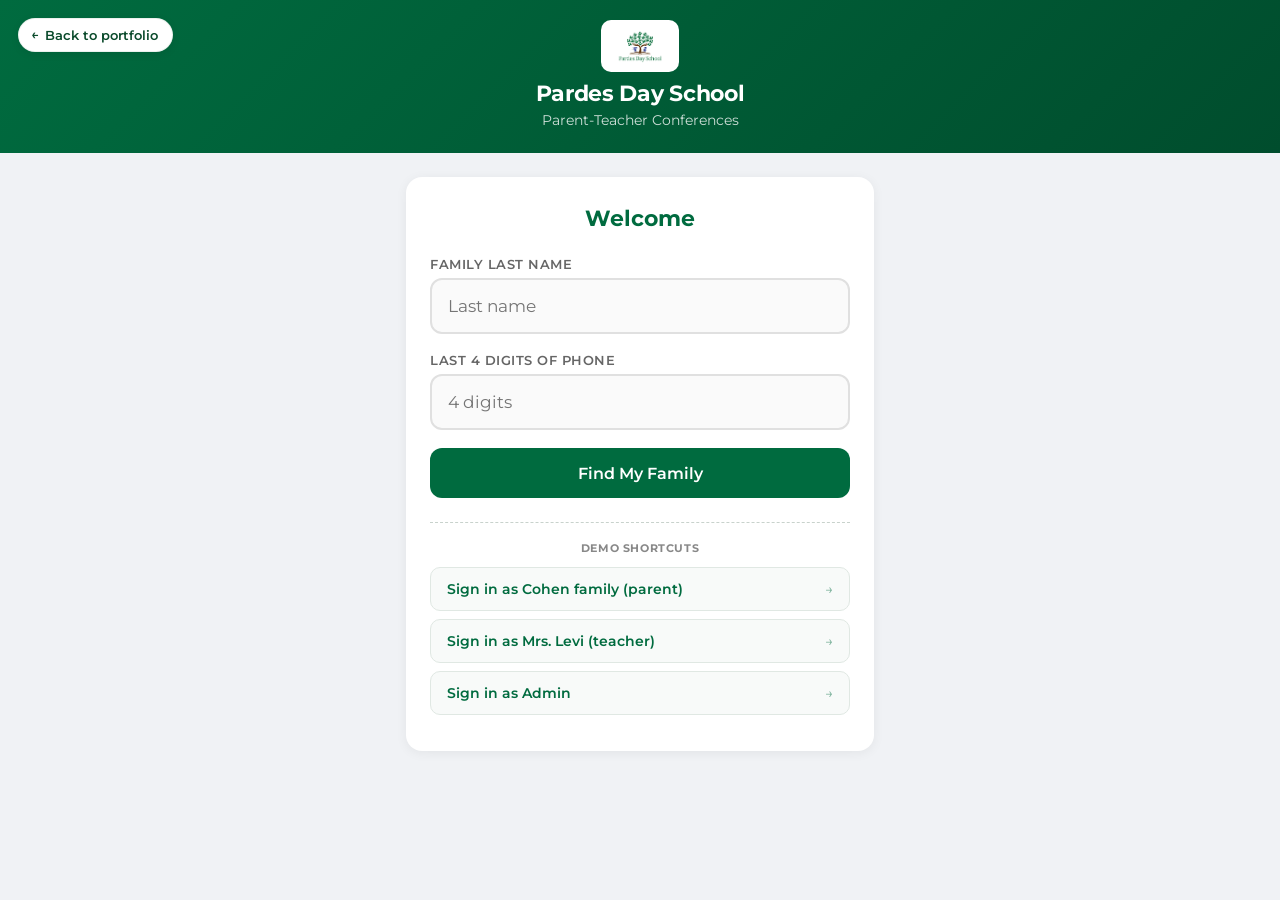
<file: demos/ptc-scheduling/index.html>
<!DOCTYPE html>
<html lang="en">
<head>
  <meta charset="utf-8">
  <meta name="viewport" content="width=device-width, initial-scale=1">
  <title>Pardes Day School &middot; Parent-Teacher Conferences (Demo)</title>
<link rel="icon" type="image/svg+xml" href="../../assets/favicon.svg">
  <link rel="preconnect" href="https://fonts.googleapis.com">
  <link rel="preconnect" href="https://fonts.gstatic.com" crossorigin>
  <link href="https://fonts.googleapis.com/css2?family=Montserrat:wght@400;500;600;700&display=swap" rel="stylesheet">
  <style>
    * { box-sizing: border-box; margin: 0; padding: 0; }

    body {
      font-family: 'Montserrat', -apple-system, BlinkMacSystemFont, sans-serif;
      background: #f0f2f5;
      color: #1a1a1a;
      min-height: 100vh;
      -webkit-font-smoothing: antialiased;
    }

    /* ── Back-to-portfolio pill (canonical, identical across demos) ── */
    .back-pill {
      position: fixed;
      top: 18px;
      left: 18px;
      z-index: 1000;
      background: #ffffff;
      color: #0a4a2b;
      padding: 8px 14px 8px 12px;
      border-radius: 999px;
      font-size: 13px;
      font-weight: 600;
      box-shadow: 0 2px 8px rgba(0,0,0,0.08);
      border: 1px solid rgba(10,74,43,0.08);
      display: inline-flex;
      align-items: center;
      gap: 6px;
      transition: transform 0.15s ease, box-shadow 0.15s ease;
      text-decoration: none;
      font-family: inherit;
      cursor: pointer;
    }
    .back-pill:hover { transform: translateY(-1px); box-shadow: 0 4px 12px rgba(0,0,0,0.12); }
    .back-pill .arrow { display: inline-block; transform: translateY(-1px); }

    /* ── Header (matches Index.html) ── */
    .header {
      background: linear-gradient(135deg, #006B3F 0%, #004d2d 100%);
      color: white;
      padding: 20px 20px 24px;
      text-align: center;
    }

    .header h1 {
      font-size: 22px;
      font-weight: 700;
      letter-spacing: -0.3px;
    }

    .header .subtitle {
      font-size: 14px;
      font-weight: 400;
      opacity: 0.8;
      margin-top: 4px;
    }

    .logo-badge {
      background: white;
      display: inline-flex;
      align-items: center;
      justify-content: center;
      padding: 8px 14px;
      border-radius: 10px;
      margin-bottom: 8px;
    }
    .logo-badge img {
      height: 36px;
      width: auto;
      display: block;
    }

    .container {
      max-width: 500px;
      margin: 0 auto;
      padding: 24px 16px 40px;
    }

    .screen { display: none; }
    .screen.active { display: block; }

    /* ── Cards ── */
    .card {
      background: white;
      border-radius: 16px;
      padding: 28px 24px;
      box-shadow: 0 2px 12px rgba(0,0,0,0.06);
    }

    .card-title {
      font-size: 22px;
      font-weight: 700;
      color: #006B3F;
      text-align: center;
      margin-bottom: 24px;
    }

    /* ── Fields ── */
    .field { margin-bottom: 18px; }

    .field label {
      display: block;
      font-size: 13px;
      font-weight: 600;
      color: #666;
      margin-bottom: 6px;
      text-transform: uppercase;
      letter-spacing: 0.5px;
    }

    .field input {
      width: 100%;
      padding: 16px;
      font-size: 17px;
      font-family: 'Montserrat', sans-serif;
      border: 2px solid #e0e0e0;
      border-radius: 12px;
      outline: none;
      transition: border-color 0.2s, box-shadow 0.2s;
      background: #fafafa;
    }

    .field input:focus {
      border-color: #006B3F;
      box-shadow: 0 0 0 3px rgba(0,107,63,0.1);
      background: white;
    }

    /* ── Buttons ── */
    .btn {
      display: inline-flex;
      align-items: center;
      justify-content: center;
      padding: 14px 24px;
      font-size: 15px;
      font-weight: 600;
      font-family: 'Montserrat', sans-serif;
      border: none;
      border-radius: 12px;
      cursor: pointer;
      min-height: 50px;
      transition: opacity 0.15s, transform 0.15s, background 0.15s;
    }

    .btn:disabled { opacity: 0.4; cursor: not-allowed; }
    .btn:active:not(:disabled) { transform: scale(0.98); }

    .btn-primary {
      background: #006B3F;
      color: white;
      width: 100%;
      font-size: 16px;
    }
    .btn-primary:hover:not(:disabled) { background: #005a34; }

    .btn-book {
      background: #006B3F;
      color: white;
      padding: 10px 20px;
      font-size: 14px;
      min-height: 44px;
    }
    .btn-book:hover:not(:disabled) { background: #005a34; }

    .btn-cancel {
      background: #fee;
      color: #c00;
      padding: 10px 14px;
      font-size: 13px;
      min-height: 44px;
      border: 1px solid #fcc;
    }
    .btn-cancel:hover:not(:disabled) { background: #fdd; }

    .btn-resched {
      background: #f0f7ff;
      color: #0066cc;
      padding: 10px 14px;
      font-size: 13px;
      min-height: 44px;
      border: 1px solid #cce0ff;
    }
    .btn-resched:hover:not(:disabled) { background: #e0efff; }

    .btn-outline {
      background: white;
      color: #333;
      border: 2px solid #ddd;
      padding: 12px 24px;
    }
    .btn-outline:hover:not(:disabled) { background: #f5f5f5; }

    .btn-danger-solid {
      background: #dc3545;
      color: white;
      padding: 12px 24px;
    }
    .btn-danger-solid:hover:not(:disabled) { background: #c92a3a; }

    /* ── Alerts ── */
    .alert-error {
      background: #fef2f2;
      color: #b91c1c;
      padding: 14px 18px;
      border-radius: 12px;
      font-size: 14px;
      font-weight: 500;
      border: 1px solid #fecaca;
      text-align: center;
      display: none;
    }
    .alert-error.visible { display: block; }

    .alert-closed {
      background: #fffbeb;
      color: #92400e;
      padding: 18px;
      border-radius: 12px;
      font-size: 15px;
      font-weight: 500;
      border: 1px solid #fde68a;
      text-align: center;
    }

    /* ── Demo shortcuts ── */
    .demo-divider {
      margin: 24px 0 18px;
      border: none;
      border-top: 1px dashed #c8d2cc;
    }
    .demo-shortcut-label {
      font-size: 11px;
      font-weight: 700;
      color: #888;
      text-transform: uppercase;
      letter-spacing: 0.6px;
      text-align: center;
      margin-bottom: 12px;
    }
    .demo-shortcut {
      display: block;
      width: 100%;
      text-align: left;
      padding: 12px 16px;
      font-size: 14px;
      font-weight: 600;
      font-family: 'Montserrat', sans-serif;
      background: #f8faf9;
      border: 1px solid #e0e8e3;
      border-radius: 10px;
      color: #006B3F;
      cursor: pointer;
      margin-bottom: 8px;
      min-height: 44px;
      transition: background 0.15s, border-color 0.15s;
    }
    .demo-shortcut:hover { background: #f0faf5; border-color: #006B3F; }
    .demo-shortcut .arrow { float: right; opacity: 0.5; font-weight: 400; }

    /* ── Dashboard ── */
    .welcome {
      font-size: 24px;
      color: #006B3F;
      font-weight: 700;
      margin-bottom: 6px;
    }

    .welcome-sub {
      font-size: 14px;
      color: #888;
      margin-bottom: 24px;
    }

    .child-card {
      background: white;
      border-radius: 16px;
      overflow: hidden;
      margin-bottom: 16px;
      box-shadow: 0 2px 12px rgba(0,0,0,0.06);
    }

    .child-header {
      background: #f8faf9;
      padding: 16px 20px;
      border-bottom: 1px solid #eee;
    }

    .child-name {
      font-size: 17px;
      font-weight: 700;
      color: #1a1a1a;
    }

    .child-grade {
      font-size: 13px;
      color: #888;
      font-weight: 500;
      margin-top: 2px;
    }

    .teacher-row {
      display: flex;
      align-items: center;
      justify-content: space-between;
      padding: 16px 20px;
      border-bottom: 1px solid #f0f0f0;
      gap: 12px;
    }

    .teacher-row:last-child { border-bottom: none; }

    .teacher-info { flex: 1; min-width: 0; }

    .teacher-name {
      font-size: 15px;
      font-weight: 600;
      color: #333;
    }

    .booked-badge {
      display: inline-flex;
      align-items: center;
      gap: 4px;
      font-size: 13px;
      color: #006B3F;
      font-weight: 600;
      margin-top: 4px;
    }

    .booked-badge::before {
      content: '\2713';
      display: inline-flex;
      align-items: center;
      justify-content: center;
      width: 18px;
      height: 18px;
      background: #006B3F;
      color: white;
      border-radius: 50%;
      font-size: 11px;
    }

    .booking-actions {
      display: flex;
      gap: 6px;
      margin-top: 8px;
      flex-wrap: wrap;
    }

    /* Teacher bookings section */
    .section-title {
      font-size: 16px;
      font-weight: 700;
      color: #006B3F;
      text-transform: uppercase;
      letter-spacing: 0.5px;
      margin: 28px 0 12px;
      padding-bottom: 6px;
      border-bottom: 2px solid #e8f5ee;
    }

    .teacher-booking-card {
      background: white;
      border-radius: 12px;
      padding: 16px 18px;
      margin-bottom: 10px;
      box-shadow: 0 1px 6px rgba(0,0,0,0.05);
      border-left: 4px solid #006B3F;
    }

    .tb-when {
      font-size: 13px;
      font-weight: 700;
      color: #006B3F;
      text-transform: uppercase;
      letter-spacing: 0.4px;
    }

    .tb-student {
      font-size: 16px;
      font-weight: 700;
      color: #1a1a1a;
      margin-top: 4px;
    }

    .tb-family {
      font-size: 13px;
      color: #666;
      margin-top: 2px;
    }

    .tb-meta {
      font-size: 13px;
      color: #444;
      margin-top: 10px;
      padding-top: 10px;
      border-top: 1px solid #f0f0f0;
    }

    .tb-meta div { margin-top: 3px; }

    .tb-meta .label { color: #888; font-weight: 500; display: inline-block; min-width: 60px; }

    .tb-note {
      background: #f8faf9;
      border-left: 3px solid #006B3F;
      padding: 8px 12px;
      border-radius: 0 6px 6px 0;
      margin-top: 10px;
      font-size: 13px;
      color: #333;
    }

    .tb-format-inperson {
      display: inline-block;
      background: #fffbeb;
      color: #b45309;
      border: 1px solid #fde68a;
      padding: 2px 8px;
      border-radius: 6px;
      font-size: 11px;
      font-weight: 700;
      margin-left: 6px;
      vertical-align: middle;
    }

    /* Admin dashboard */
    .admin-stats {
      display: grid;
      grid-template-columns: repeat(auto-fit, minmax(100px, 1fr));
      gap: 8px;
      margin-bottom: 16px;
    }

    .admin-stat-card {
      background: white;
      padding: 14px 12px;
      border-radius: 12px;
      text-align: center;
      box-shadow: 0 1px 4px rgba(0,0,0,0.05);
    }

    .admin-stat-num {
      font-size: 22px;
      font-weight: 700;
      color: #006B3F;
    }

    .admin-stat-label {
      font-size: 11px;
      color: #888;
      text-transform: uppercase;
      letter-spacing: 0.4px;
      margin-top: 2px;
    }

    .admin-actions {
      display: flex;
      gap: 8px;
      margin-bottom: 18px;
      flex-wrap: wrap;
    }
    .admin-actions .btn {
      flex: 1;
      min-width: 140px;
      padding: 10px 14px;
      font-size: 13px;
      min-height: 44px;
    }

    .admin-day-header {
      font-size: 14px;
      font-weight: 700;
      color: #006B3F;
      text-transform: uppercase;
      letter-spacing: 0.5px;
      margin: 20px 0 10px;
      padding: 10px 14px;
      background: #f0faf5;
      border-radius: 10px;
      border-left: 4px solid #006B3F;
    }

    .admin-booking {
      background: white;
      padding: 12px 16px;
      margin-bottom: 6px;
      border-radius: 10px;
      box-shadow: 0 1px 4px rgba(0,0,0,0.04);
      font-size: 13px;
      line-height: 1.5;
    }

    .admin-booking .row1 {
      display: flex;
      justify-content: space-between;
      align-items: baseline;
      gap: 8px;
      flex-wrap: wrap;
    }

    .admin-booking .time {
      font-weight: 700;
      color: #006B3F;
      font-size: 14px;
      white-space: nowrap;
    }

    .admin-booking .teacher {
      font-weight: 600;
      color: #333;
    }

    .admin-booking .details {
      color: #555;
      margin-top: 4px;
    }

    .admin-booking .details .label {
      color: #888;
      font-size: 12px;
    }

    .admin-note {
      background: #f8faf9;
      border-left: 3px solid #006B3F;
      padding: 6px 10px;
      border-radius: 0 6px 6px 0;
      margin-top: 6px;
      font-size: 12px;
      color: #333;
    }

    .empty-teacher {
      text-align: center;
      padding: 20px;
      color: #888;
      font-size: 14px;
      background: white;
      border-radius: 12px;
      box-shadow: 0 1px 6px rgba(0,0,0,0.05);
    }

    .signout {
      text-align: center;
      margin-top: 28px;
    }

    .signout button {
      color: #999;
      font-size: 14px;
      background: none;
      border: none;
      cursor: pointer;
      font-weight: 500;
      padding: 8px 16px;
      min-height: 44px;
      font-family: 'Montserrat', sans-serif;
    }

    /* ── Slot Picker ── */
    .back-btn {
      display: inline-flex;
      align-items: center;
      gap: 6px;
      color: #006B3F;
      font-size: 14px;
      font-weight: 600;
      background: none;
      border: none;
      cursor: pointer;
      margin-bottom: 20px;
      padding: 8px 0;
      min-height: 44px;
      font-family: 'Montserrat', sans-serif;
    }

    .picker-header {
      margin-bottom: 24px;
    }

    .picker-title {
      font-size: 20px;
      font-weight: 700;
      color: #1a1a1a;
    }

    .picker-subtitle {
      font-size: 14px;
      color: #888;
      margin-top: 4px;
    }

    .date-group { margin-bottom: 24px; }

    .date-label {
      font-size: 13px;
      font-weight: 700;
      color: #006B3F;
      text-transform: uppercase;
      letter-spacing: 0.5px;
      margin-bottom: 12px;
      padding-bottom: 8px;
      border-bottom: 2px solid #e8f5ee;
    }

    .slots-grid {
      display: grid;
      grid-template-columns: repeat(auto-fill, minmax(90px, 1fr));
      gap: 8px;
    }

    .slot-btn {
      padding: 14px 8px;
      font-size: 15px;
      font-weight: 600;
      font-family: 'Montserrat', sans-serif;
      background: white;
      border: 2px solid #e0e0e0;
      border-radius: 12px;
      color: #333;
      cursor: pointer;
      min-height: 48px;
      text-align: center;
      transition: opacity 0.15s, transform 0.15s, border-color 0.15s, background 0.15s;
    }

    .slot-btn:hover:not(:disabled) {
      border-color: #006B3F;
      background: #f0faf5;
      color: #006B3F;
    }

    .slot-btn:active:not(:disabled) { transform: scale(0.96); }

    .slot-btn.selected {
      background: #006B3F;
      color: white;
      border-color: #006B3F;
    }

    .slot-btn.taken {
      background: #f5f5f5;
      color: #b8b8b8;
      border-color: #ececec;
      cursor: not-allowed;
      text-decoration: line-through;
    }
    .slot-btn.taken:hover { background: #f5f5f5; color: #b8b8b8; border-color: #ececec; }

    .confirm-panel {
      background: white;
      border-radius: 16px;
      padding: 24px;
      margin-top: 20px;
      box-shadow: 0 2px 12px rgba(0,0,0,0.06);
      border: 2px solid #006B3F;
      animation: panelIn 0.25s ease;
    }
    @keyframes panelIn {
      from { opacity: 0; transform: translateY(10px); }
      to { opacity: 1; transform: translateY(0); }
    }

    .confirm-panel h3 {
      font-size: 17px;
      font-weight: 700;
      color: #006B3F;
      margin-bottom: 16px;
    }

    .confirm-detail {
      font-size: 14px;
      color: #555;
      margin-bottom: 4px;
    }

    .confirm-detail strong {
      color: #1a1a1a;
    }

    .confirm-note {
      width: 100%;
      padding: 12px;
      font-size: 14px;
      font-family: 'Montserrat', sans-serif;
      border: 2px solid #e0e0e0;
      border-radius: 10px;
      resize: vertical;
      min-height: 60px;
      margin-top: 6px;
      outline: none;
    }

    .confirm-note:focus {
      border-color: #006B3F;
    }

    .confirm-note-label {
      font-size: 12px;
      color: #888;
      font-weight: 600;
      text-transform: uppercase;
      letter-spacing: 0.5px;
      margin-top: 16px;
      margin-bottom: 6px;
    }

    .inperson-check {
      display: flex;
      align-items: flex-start;
      gap: 12px;
      padding: 14px 16px;
      border: 2px solid #ddd;
      border-radius: 12px;
      cursor: pointer;
      margin: 16px 0;
      background: white;
      transition: border-color 0.15s, background 0.15s;
    }

    .inperson-check:hover {
      border-color: #006B3F;
      background: #f8faf9;
    }

    .inperson-check input[type="checkbox"] {
      width: 20px;
      height: 20px;
      margin: 2px 0 0 0;
      cursor: pointer;
      accent-color: #006B3F;
      flex-shrink: 0;
    }

    .inperson-check:has(input:checked) {
      border-color: #006B3F;
      background: #f0faf5;
    }

    .inperson-text { display: flex; flex-direction: column; gap: 3px; }

    .inperson-title {
      font-size: 14px;
      font-weight: 600;
      color: #1a1a1a;
      line-height: 1.3;
    }

    .inperson-sub {
      font-size: 12px;
      color: #777;
      line-height: 1.4;
    }

    .confirm-actions {
      display: flex;
      gap: 10px;
      margin-top: 20px;
    }

    .confirm-actions .btn { flex: 1; }

    .btn-back {
      background: white;
      color: #666;
      border: 2px solid #ddd;
    }
    .btn-back:hover:not(:disabled) { background: #f5f5f5; }

    .no-slots {
      color: #999;
      font-size: 15px;
      padding: 32px 20px;
      text-align: center;
      background: white;
      border-radius: 16px;
      box-shadow: 0 2px 12px rgba(0,0,0,0.06);
    }

    /* ── Family choice ── */
    .family-choice {
      display: block;
      padding: 16px 20px;
      font-size: 16px;
      font-family: 'Montserrat', sans-serif;
      font-weight: 600;
      background: white;
      border: 2px solid #e0e0e0;
      border-radius: 12px;
      color: #333;
      cursor: pointer;
      width: 100%;
      text-align: left;
      margin-bottom: 10px;
      min-height: 52px;
      transition: opacity 0.15s, transform 0.15s, border-color 0.15s, background 0.15s;
    }

    .family-choice:hover { border-color: #006B3F; background: #f0faf5; color: #006B3F; }

    /* ── Modal ── */
    .modal-overlay {
      display: none;
      position: fixed;
      top: 0; left: 0; right: 0; bottom: 0;
      background: rgba(0,0,0,0.5);
      z-index: 100;
      align-items: center;
      justify-content: center;
      backdrop-filter: blur(2px);
    }
    .modal-overlay.visible { display: flex; }

    .modal {
      background: white;
      border-radius: 20px;
      padding: 28px;
      margin: 20px;
      max-width: 340px;
      width: 100%;
      text-align: center;
      box-shadow: 0 20px 60px rgba(0,0,0,0.2);
      animation: modalIn 0.2s ease;
    }
    @keyframes modalIn {
      from { opacity: 0; transform: scale(0.94); }
      to { opacity: 1; transform: scale(1); }
    }

    .modal h3 {
      font-size: 18px;
      font-weight: 700;
      margin-bottom: 8px;
    }

    .modal p {
      font-size: 14px;
      color: #666;
      margin-bottom: 24px;
      line-height: 1.5;
    }

    .modal-buttons {
      display: flex;
      gap: 10px;
    }

    .modal-buttons .btn { flex: 1; }

    /* ── Print Slots Modal ── */
    .print-modal {
      max-width: 720px;
      width: calc(100% - 32px);
      max-height: 90vh;
      overflow-y: auto;
      text-align: left;
      padding: 24px;
    }
    .print-modal h3 {
      color: #006B3F;
      text-align: left;
      margin-bottom: 4px;
    }
    .print-modal .print-sub {
      font-size: 13px;
      color: #888;
      margin-bottom: 18px;
    }
    .print-teacher-card {
      background: #fafafa;
      border-radius: 12px;
      padding: 18px 20px;
      border: 1px solid #e8efea;
    }
    .print-teacher-header {
      display: flex;
      justify-content: space-between;
      align-items: baseline;
      padding-bottom: 12px;
      margin-bottom: 14px;
      border-bottom: 2px solid #006B3F;
    }
    .print-teacher-name {
      font-size: 18px;
      font-weight: 700;
      color: #006B3F;
    }
    .print-teacher-stats {
      font-size: 12px;
      color: #666;
    }
    .print-teacher-stats strong { color: #006B3F; }
    .print-day { margin-bottom: 14px; }
    .print-day:last-child { margin-bottom: 0; }
    .print-day-label {
      font-size: 12px;
      font-weight: 700;
      color: #1a1a1a;
      text-transform: uppercase;
      letter-spacing: 0.5px;
      margin-bottom: 8px;
      padding-bottom: 4px;
      border-bottom: 1px solid #e0e0e0;
    }
    .print-slots-grid {
      display: grid;
      grid-template-columns: repeat(auto-fill, minmax(120px, 1fr));
      gap: 6px;
    }
    .print-slot {
      padding: 8px 10px;
      font-size: 12px;
      font-weight: 600;
      border-radius: 8px;
      text-align: center;
      line-height: 1.3;
    }
    .print-slot.open {
      background: white;
      color: #006B3F;
      border: 1px solid #b0d9c4;
    }
    .print-slot.booked {
      background: #006B3F;
      color: white;
    }
    .print-slot .slot-label {
      display: block;
      font-size: 10px;
      font-weight: 500;
      opacity: 0.8;
      margin-top: 2px;
    }
    .print-modal-close {
      display: block;
      margin: 16px auto 0;
      max-width: 180px;
    }

    /* ── Toast ── */
    .toast {
      position: fixed;
      top: 16px;
      left: 50%;
      transform: translateX(-50%);
      background: #dc3545;
      color: white;
      padding: 14px 24px;
      border-radius: 12px;
      font-size: 14px;
      font-weight: 600;
      z-index: 200;
      box-shadow: 0 4px 16px rgba(0,0,0,0.2);
      max-width: 90%;
      text-align: center;
      animation: toastIn 0.3s ease;
    }
    .toast.success { background: #006B3F; }
    .toast.warn { background: #b45309; }
    .toast.error { background: #dc3545; }

    @keyframes toastIn {
      from { opacity: 0; transform: translateX(-50%) translateY(-20px); }
      to { opacity: 1; transform: translateX(-50%) translateY(0); }
    }

    .start-over {
      text-align: center;
      margin-top: 16px;
    }

    .start-over button {
      color: #999;
      font-size: 13px;
      background: none;
      border: none;
      cursor: pointer;
      padding: 8px 16px;
      min-height: 44px;
      font-family: 'Montserrat', sans-serif;
    }
    .start-over button:hover { color: #006B3F; }
  </style>
</head>
<body>

  <!-- Back to portfolio pill (canonical) -->
  <a href="../../index.html" class="back-pill" id="back-to-portfolio" aria-label="Back to portfolio"
     onclick="if(window.history.length>1){event.preventDefault();window.history.back();}">
    <span class="arrow">&larr;</span> Back to portfolio
  </a>

  <div class="header">
    <div class="logo-badge">
      <img src="../../assets/pardes-logo.png" alt="Pardes Day School">
    </div>
    <h1>Pardes Day School</h1>
    <div class="subtitle">Parent-Teacher Conferences</div>
  </div>

  <div class="container">

    <!-- LOGIN -->
    <div id="screen-login" class="screen active">
      <div class="card">
        <div class="card-title">Welcome</div>
        <div id="login-error" class="alert-error" style="margin-bottom:18px;"></div>

        <div id="login-step-1">
          <div class="field">
            <label for="input-lastname">Family Last Name</label>
            <input type="text" id="input-lastname" placeholder="Last name" autocomplete="family-name" autocapitalize="words">
          </div>
          <div class="field">
            <label for="input-phone4">Last 4 Digits of Phone</label>
            <input type="tel" id="input-phone4" placeholder="4 digits" maxlength="4" inputmode="numeric" pattern="[0-9]*">
          </div>
          <button class="btn btn-primary" id="btn-login" onclick="handleLogin()">Find My Family</button>
        </div>

        <div id="login-step-fullphone" style="display:none;">
          <div class="field">
            <label for="input-fullphone">Full Phone Number</label>
            <input type="tel" id="input-fullphone" placeholder="Full phone number" inputmode="tel">
          </div>
          <button class="btn btn-primary" onclick="handleFullPhoneLogin()">Continue</button>
          <div class="start-over"><button type="button" onclick="resetLogin()">Start over</button></div>
        </div>

        <div id="login-step-disambig" style="display:none;">
          <p style="font-size:15px;color:#666;margin-bottom:18px;">Multiple families found. Please select yours:</p>
          <div id="disambig-list"></div>
          <div class="start-over"><button type="button" onclick="resetLogin()">Start over</button></div>
        </div>

        <hr class="demo-divider">
        <div class="demo-shortcut-label">Demo shortcuts</div>
        <button type="button" class="demo-shortcut" onclick="demoLogin('parent')">
          Sign in as Cohen family (parent) <span class="arrow">&rarr;</span>
        </button>
        <button type="button" class="demo-shortcut" onclick="demoLogin('teacher')">
          Sign in as Mrs. Levi (teacher) <span class="arrow">&rarr;</span>
        </button>
        <button type="button" class="demo-shortcut" onclick="demoLogin('admin')">
          Sign in as Admin <span class="arrow">&rarr;</span>
        </button>
      </div>
    </div>

    <!-- DASHBOARD -->
    <div id="screen-dashboard" class="screen">
      <div class="welcome" id="welcome-msg"></div>
      <div class="welcome-sub" id="welcome-sub">Tap "Book" to schedule a conference</div>
      <div id="admin-section"></div>
      <div id="dashboard-content"></div>
      <div id="teacher-section"></div>
      <div class="signout"><button type="button" onclick="handleLogout()">Sign out</button></div>
    </div>

    <!-- SLOT PICKER -->
    <div id="screen-slots" class="screen">
      <button type="button" class="back-btn" onclick="showDashboard()">&#8592; Back</button>
      <div class="picker-header">
        <div class="picker-title" id="picker-teacher"></div>
        <div class="picker-subtitle" id="picker-student"></div>
      </div>
      <div id="slots-content"></div>
      <div id="confirm-panel" class="confirm-panel" style="display:none;">
        <h3>Confirm Your Booking</h3>
        <div id="confirm-details"></div>
        <label class="inperson-check">
          <input type="checkbox" id="inperson-checkbox">
          <span class="inperson-text">
            <span class="inperson-title">I'd like to request this be in person</span>
            <span class="inperson-sub">Subject to teacher availability. The teacher will reach out to confirm.</span>
          </span>
        </label>
        <div class="confirm-note-label">Anything you'd like the teacher to know? (optional)</div>
        <textarea id="confirm-note" class="confirm-note" placeholder="Any special requests or topics to discuss" maxlength="500" aria-label="Optional note for teacher"></textarea>
        <div class="confirm-actions">
          <button type="button" class="btn btn-back" onclick="clearSlotSelection()">Pick Another Time</button>
          <button type="button" class="btn btn-primary" id="btn-confirm-book" onclick="confirmBooking()" style="flex:2;">Confirm Booking</button>
        </div>
      </div>
    </div>
  </div>

  <!-- CANCEL MODAL -->
  <div class="modal-overlay" id="cancel-modal">
    <div class="modal">
      <h3>Cancel Conference?</h3>
      <p id="cancel-modal-text"></p>
      <div class="modal-buttons">
        <button class="btn btn-outline" onclick="closeCancelModal()">Keep It</button>
        <button class="btn btn-danger-solid" id="btn-confirm-cancel" onclick="confirmCancel()">Cancel It</button>
      </div>
    </div>
  </div>

  <!-- PRINT SLOTS MODAL -->
  <div class="modal-overlay" id="print-modal">
    <div class="modal print-modal">
      <h3>Print Slot Sheet</h3>
      <div class="print-sub">Slot verification &middot; Mrs. Levi &middot; May 11&ndash;18, 2026</div>
      <div id="print-modal-content"></div>
      <button class="btn btn-outline print-modal-close" onclick="closePrintModal()">Close</button>
    </div>
  </div>

<script>
  /* ────────────────────────────────────────────────────────────────────
     DEMO DATA — mirrors the structure the real Apps Script backend returns.
     ──────────────────────────────────────────────────────────────────── */

  // Five conference dates (May 11-18, 2026)
  var DATES = [
    { iso: '2026-05-11', long: 'Monday, May 11',    short: 'Mon May 11' },
    { iso: '2026-05-13', long: 'Wednesday, May 13', short: 'Wed May 13' },
    { iso: '2026-05-14', long: 'Thursday, May 14',  short: 'Thu May 14' },
    { iso: '2026-05-15', long: 'Friday, May 15',    short: 'Fri May 15' },
    { iso: '2026-05-18', long: 'Monday, May 18',    short: 'Mon May 18' }
  ];

  function endTime(start) {
    // start is "h:mm AM/PM" — add 15 minutes
    var m = start.match(/^(\d+):(\d+)\s*(AM|PM)$/);
    if (!m) return start;
    var h = parseInt(m[1], 10);
    var mins = parseInt(m[2], 10);
    var per = m[3];
    mins += 15;
    if (mins >= 60) { mins -= 60; h += 1; }
    if (h > 12) { h -= 12; per = (per === 'AM') ? 'PM' : 'AM'; }
    return h + ':' + (mins < 10 ? '0' : '') + mins + ' ' + per;
  }

  // Standard time grid: 4:00 to 5:15 PM in 15-min increments
  var TIME_GRID = ['4:00 PM', '4:15 PM', '4:30 PM', '4:45 PM', '5:00 PM', '5:15 PM'];

  // Teacher directory (locations / room assignments, used in confirm panel)
  var TEACHERS = {
    'Mrs. Levi':     { location: 'Room 12',     grades: [1] },
    'Mrs. Rothman':  { location: 'Room 8',      grades: [1] },
    'Mr. Stein':     { location: 'Gym',         grades: [1, 3, 5] },
    'Ms. Friedman':  { location: 'Room 18',     grades: [3] },
    'Mr. Cohen':     { location: 'Room 22',     grades: [3] },
    'Mrs. Klein':    { location: 'Music Room',  grades: [3] },
    'Mr. Berg':      { location: 'Room 31',     grades: [5] },
    'Ms. Goldberg':  { location: 'Library',     grades: [5] },
    'Mrs. Shapiro':  { location: 'Room 27',     grades: [5] }
  };

  // The signed-in family
  var COHEN_FAMILY = {
    family_id: 'fam-cohen',
    family_name: 'Cohen Family',
    parent_phone: '(305) 555-0101',
    children: [
      { name: 'Alef Cohen',     grade: 1, teachers: ['Mrs. Levi', 'Mrs. Rothman', 'Mr. Stein'] },
      { name: 'Shoshana Cohen', grade: 3, teachers: ['Ms. Friedman', 'Mr. Cohen', 'Mrs. Klein', 'Mr. Stein'] },
      { name: 'David Cohen',    grade: 5, teachers: ['Mr. Berg', 'Ms. Goldberg', 'Mrs. Shapiro', 'Mr. Stein'] }
    ]
  };

  // Other families (for admin view + fake bookings)
  var OTHER_FAMILIES = {
    'Goldstein Family':  { phone: '(305) 555-0202' },
    'Mizrahi Family':    { phone: '(305) 555-0303' },
    'Rosenberg Family':  { phone: '(305) 555-0404' },
    'Abramov Family':    { phone: '(305) 555-0505' },
    'Katz Family':       { phone: '(305) 555-0606' },
    'Hadad Family':      { phone: '(305) 555-0707' }
  };

  // Pre-existing bookings (these slots are "taken" in the picker).
  // booking_id is a stable id; conference_format is 'In-Person Requested' or 'Phone Call'.
  var BOOKINGS = [
    // Cohen family — David already booked with Ms. Goldberg (per spec)
    { booking_id: 'bk-001', family_id: 'fam-cohen', family_name: 'Cohen Family',
      student_name: 'David Cohen', teacher_name: 'Ms. Goldberg',
      date: '2026-05-13', start_time: '4:30 PM', end_time: '4:45 PM',
      conference_format: 'Phone Call', parent_phone: '(305) 555-0101', parent_note: '' },

    // Other families — varied across teachers and dates
    { booking_id: 'bk-002', family_id: 'fam-goldstein', family_name: 'Goldstein Family',
      student_name: 'Eitan Goldstein', teacher_name: 'Mrs. Levi',
      date: '2026-05-11', start_time: '4:00 PM', end_time: '4:15 PM',
      conference_format: 'In-Person Requested', parent_phone: '(305) 555-0202',
      parent_note: 'Would love to discuss reading progress.' },

    { booking_id: 'bk-003', family_id: 'fam-mizrahi', family_name: 'Mizrahi Family',
      student_name: 'Noa Mizrahi', teacher_name: 'Mrs. Levi',
      date: '2026-05-11', start_time: '4:30 PM', end_time: '4:45 PM',
      conference_format: 'Phone Call', parent_phone: '(305) 555-0303', parent_note: '' },

    { booking_id: 'bk-004', family_id: 'fam-rosenberg', family_name: 'Rosenberg Family',
      student_name: 'Yael Rosenberg', teacher_name: 'Mrs. Levi',
      date: '2026-05-13', start_time: '4:15 PM', end_time: '4:30 PM',
      conference_format: 'Phone Call', parent_phone: '(305) 555-0404', parent_note: '' },

    { booking_id: 'bk-005', family_id: 'fam-abramov', family_name: 'Abramov Family',
      student_name: 'Daniel Abramov', teacher_name: 'Mrs. Levi',
      date: '2026-05-14', start_time: '4:45 PM', end_time: '5:00 PM',
      conference_format: 'In-Person Requested', parent_phone: '(305) 555-0505',
      parent_note: 'Will bring older sibling Avi too.' },

    { booking_id: 'bk-006', family_id: 'fam-katz', family_name: 'Katz Family',
      student_name: 'Maya Katz', teacher_name: 'Mrs. Levi',
      date: '2026-05-15', start_time: '4:00 PM', end_time: '4:15 PM',
      conference_format: 'Phone Call', parent_phone: '(305) 555-0606', parent_note: '' },

    { booking_id: 'bk-007', family_id: 'fam-hadad', family_name: 'Hadad Family',
      student_name: 'Liav Hadad', teacher_name: 'Mr. Berg',
      date: '2026-05-13', start_time: '4:00 PM', end_time: '4:15 PM',
      conference_format: 'In-Person Requested', parent_phone: '(305) 555-0707', parent_note: '' },

    { booking_id: 'bk-008', family_id: 'fam-goldstein', family_name: 'Goldstein Family',
      student_name: 'Talia Goldstein', teacher_name: 'Ms. Friedman',
      date: '2026-05-11', start_time: '4:45 PM', end_time: '5:00 PM',
      conference_format: 'Phone Call', parent_phone: '(305) 555-0202', parent_note: '' },

    { booking_id: 'bk-009', family_id: 'fam-mizrahi', family_name: 'Mizrahi Family',
      student_name: 'Adi Mizrahi', teacher_name: 'Mr. Cohen',
      date: '2026-05-15', start_time: '4:30 PM', end_time: '4:45 PM',
      conference_format: 'Phone Call', parent_phone: '(305) 555-0303', parent_note: '' },

    { booking_id: 'bk-010', family_id: 'fam-rosenberg', family_name: 'Rosenberg Family',
      student_name: 'Itai Rosenberg', teacher_name: 'Mrs. Klein',
      date: '2026-05-18', start_time: '4:15 PM', end_time: '4:30 PM',
      conference_format: 'In-Person Requested', parent_phone: '(305) 555-0404',
      parent_note: 'Hebrew conversation level question.' },

    { booking_id: 'bk-011', family_id: 'fam-katz', family_name: 'Katz Family',
      student_name: 'Maya Katz', teacher_name: 'Mr. Stein',
      date: '2026-05-14', start_time: '4:15 PM', end_time: '4:30 PM',
      conference_format: 'Phone Call', parent_phone: '(305) 555-0606', parent_note: '' },

    { booking_id: 'bk-012', family_id: 'fam-abramov', family_name: 'Abramov Family',
      student_name: 'Daniel Abramov', teacher_name: 'Mrs. Shapiro',
      date: '2026-05-18', start_time: '5:00 PM', end_time: '5:15 PM',
      conference_format: 'Phone Call', parent_phone: '(305) 555-0505', parent_note: '' },

    { booking_id: 'bk-013', family_id: 'fam-hadad', family_name: 'Hadad Family',
      student_name: 'Liav Hadad', teacher_name: 'Mrs. Rothman',
      date: '2026-05-15', start_time: '4:30 PM', end_time: '4:45 PM',
      conference_format: 'Phone Call', parent_phone: '(305) 555-0707', parent_note: '' },

    { booking_id: 'bk-014', family_id: 'fam-goldstein', family_name: 'Goldstein Family',
      student_name: 'Eitan Goldstein', teacher_name: 'Mrs. Rothman',
      date: '2026-05-13', start_time: '5:00 PM', end_time: '5:15 PM',
      conference_format: 'In-Person Requested', parent_phone: '(305) 555-0202', parent_note: '' }
  ];

  /* ────────────────────────────────────────────────────────────────────
     STATE
     ──────────────────────────────────────────────────────────────────── */
  var currentRole = null;          // 'parent' | 'teacher' | 'admin'
  var currentFamily = null;        // {family_id, family_name, children, ...}
  var currentTeacherName = null;   // for teacher view
  var pendingCancelId = null;
  var currentPickerTeacher = null;
  var currentPickerStudent = null;
  var currentPickerBookingId = null;
  var selectedSlotId = null;
  var selectedSlotDate = null;
  var selectedSlotTime = null;
  var selectedSlotEnd = null;

  /* ────────────────────────────────────────────────────────────────────
     UTILITIES
     ──────────────────────────────────────────────────────────────────── */
  function el(id) { return document.getElementById(id); }

  function showScreen(id) {
    document.querySelectorAll('.screen').forEach(function(s) { s.classList.remove('active'); });
    el('screen-' + id).classList.add('active');
    window.scrollTo(0, 0);
  }

  function formatDate(iso) {
    var d = DATES.find(function(x) { return x.iso === iso; });
    return d ? d.short : iso;
  }
  function formatDateLong(iso) {
    var d = DATES.find(function(x) { return x.iso === iso; });
    return d ? d.long : iso;
  }

  // Toast — three flavors: success (green), warn (amber), error (red)
  function showToast(msg, kind, duration) {
    var existing = document.querySelector('.toast');
    if (existing) existing.remove();
    var t = document.createElement('div');
    t.className = 'toast ' + (kind || 'error');
    t.textContent = msg;
    document.body.appendChild(t);
    setTimeout(function() { if (t.parentNode) t.remove(); }, duration || 3500);
  }

  /* ────────────────────────────────────────────────────────────────────
     LOGIN
     ──────────────────────────────────────────────────────────────────── */
  function handleLogin() {
    var lastName = el('input-lastname').value.trim();
    var phone4 = el('input-phone4').value.trim();
    if (!lastName) { showLoginError('Please enter your last name.'); return; }
    if (!/^\d{4}$/.test(phone4)) { showLoginError('Please enter exactly 4 digits.'); return; }

    setLoginLoading(true);
    hideLoginError();

    // Simulate server lookup
    setTimeout(function() {
      setLoginLoading(false);
      var ln = lastName.toLowerCase();
      // "Cohen" + "0101" → success
      if (ln === 'cohen' && phone4 === '0101') {
        loginAs('parent');
        return;
      }
      // "Levi" + any 4 digits → multiple matches → fullphone step (demo)
      if (ln === 'levi') {
        el('login-step-1').style.display = 'none';
        el('login-step-fullphone').style.display = 'block';
        el('input-fullphone').focus();
        return;
      }
      showLoginError('Family not found. Please check your last name and phone number, or contact the school office.');
    }, 350);
  }

  function handleFullPhoneLogin() {
    var fullPhone = el('input-fullphone').value.trim();
    if (!fullPhone || fullPhone.replace(/\D/g, '').length < 7) {
      showLoginError('Please enter your full phone number.');
      return;
    }
    setLoginLoading(true);
    hideLoginError();

    setTimeout(function() {
      setLoginLoading(false);
      // Demo: any full phone for "Levi" shows the disambiguation list
      el('login-step-fullphone').style.display = 'none';
      el('login-step-disambig').style.display = 'block';

      var list = el('disambig-list');
      list.textContent = '';
      var families = [
        { family_id: 'fam-levi-a', family_name: 'Levi Family (Aviva & Yoni)' },
        { family_id: 'fam-levi-b', family_name: 'Levi Family (Sara & Tomer)' }
      ];
      families.forEach(function(f) {
        var btn = document.createElement('button');
        btn.className = 'family-choice';
        btn.textContent = f.family_name;
        btn.addEventListener('click', function() { selectFamily(f.family_id); });
        list.appendChild(btn);
      });
    }, 300);
  }

  function selectFamily(fid) {
    setLoginLoading(true);
    setTimeout(function() {
      setLoginLoading(false);
      // In the demo, both choices land on the parent dashboard (Cohen mock data)
      loginAs('parent');
    }, 250);
  }

  function demoLogin(role) {
    hideLoginError();
    loginAs(role);
  }

  function loginAs(role) {
    currentRole = role;
    if (role === 'parent') {
      currentFamily = COHEN_FAMILY;
      currentTeacherName = null;
      el('welcome-msg').textContent = 'Welcome, ' + currentFamily.family_name;
    } else if (role === 'teacher') {
      currentFamily = null;
      currentTeacherName = 'Mrs. Levi';
      el('welcome-msg').textContent = 'Welcome, ' + currentTeacherName;
    } else if (role === 'admin') {
      currentFamily = null;
      currentTeacherName = null;
      el('welcome-msg').textContent = 'Welcome, Admin';
    }
    showScreen('dashboard');
    renderDashboard();
  }

  function handleLogout() {
    currentRole = null;
    currentFamily = null;
    currentTeacherName = null;
    pendingCancelId = null;
    el('teacher-section').textContent = '';
    el('admin-section').textContent = '';
    el('dashboard-content').textContent = '';
    resetLogin();
    showScreen('login');
  }

  function resetLogin() {
    el('login-step-1').style.display = 'block';
    el('login-step-fullphone').style.display = 'none';
    el('login-step-disambig').style.display = 'none';
    el('input-lastname').value = '';
    el('input-phone4').value = '';
    el('input-fullphone').value = '';
    hideLoginError();
  }

  function showLoginError(msg) {
    var e = el('login-error');
    e.textContent = msg;
    e.classList.add('visible');
  }
  function hideLoginError() {
    el('login-error').classList.remove('visible');
    el('login-error').textContent = '';
  }

  function setLoginLoading(on) {
    document.querySelectorAll('#screen-login .btn').forEach(function(b) { b.disabled = on; });
    var btn = el('btn-login');
    if (btn) btn.textContent = on ? 'Searching...' : 'Find My Family';
  }

  /* ────────────────────────────────────────────────────────────────────
     DASHBOARD ROUTER
     ──────────────────────────────────────────────────────────────────── */
  function showDashboard() {
    showScreen('dashboard');
    renderDashboard();
  }

  function renderDashboard() {
    el('dashboard-content').textContent = '';
    el('teacher-section').textContent = '';
    el('admin-section').textContent = '';
    var subtitle = el('welcome-sub');

    if (currentRole === 'admin') {
      subtitle.textContent = 'Admin view \u2014 all scheduled conferences';
      renderAdminSection();
    } else if (currentRole === 'teacher') {
      subtitle.textContent = "You're signed in as a teacher.";
      renderTeacherSection(currentTeacherName);
    } else if (currentRole === 'parent') {
      subtitle.textContent = 'Tap "Book" to schedule a conference';
      renderParentSection();
    }
  }

  /* ────────────────────────────────────────────────────────────────────
     PARENT DASHBOARD
     ──────────────────────────────────────────────────────────────────── */
  function renderParentSection() {
    var content = el('dashboard-content');
    content.textContent = '';

    var familyBookings = BOOKINGS.filter(function(b) { return b.family_id === currentFamily.family_id; });

    currentFamily.children.forEach(function(child) {
      var card = document.createElement('div');
      card.className = 'child-card';

      var header = document.createElement('div');
      header.className = 'child-header';
      var cn = document.createElement('div'); cn.className = 'child-name'; cn.textContent = child.name;
      var cg = document.createElement('div'); cg.className = 'child-grade'; cg.textContent = 'Grade ' + child.grade;
      header.appendChild(cn);
      header.appendChild(cg);
      card.appendChild(header);

      child.teachers.forEach(function(teacher) {
        var bk = familyBookings.find(function(b) {
          return b.teacher_name === teacher && b.student_name === child.name;
        });

        var row = document.createElement('div');
        row.className = 'teacher-row';

        var info = document.createElement('div');
        info.className = 'teacher-info';
        var tn = document.createElement('div');
        tn.className = 'teacher-name';
        tn.textContent = teacher;
        info.appendChild(tn);

        if (bk) {
          var badge = document.createElement('div');
          badge.className = 'booked-badge';
          badge.textContent = formatDate(bk.date) + ' at ' + bk.start_time;
          info.appendChild(badge);

          var acts = document.createElement('div');
          acts.className = 'booking-actions';

          var rb = document.createElement('button');
          rb.className = 'btn btn-resched';
          rb.textContent = 'Reschedule';
          rb.addEventListener('click', (function(id, t, s) {
            return function() { openSlotPicker(t, s, id); };
          })(bk.booking_id, teacher, child.name));

          var cb = document.createElement('button');
          cb.className = 'btn btn-cancel';
          cb.textContent = 'Cancel';
          cb.addEventListener('click', (function(id, t, st, dt) {
            return function() { handleCancel(id, t, st, dt); };
          })(bk.booking_id, teacher, bk.start_time, bk.date));

          acts.appendChild(rb);
          acts.appendChild(cb);
          info.appendChild(acts);
          row.appendChild(info);
        } else {
          row.appendChild(info);
          var bb = document.createElement('button');
          bb.className = 'btn btn-book';
          bb.textContent = 'Book';
          bb.addEventListener('click', (function(t, s) {
            return function() { openSlotPicker(t, s, null); };
          })(teacher, child.name));
          row.appendChild(bb);
        }
        card.appendChild(row);
      });

      content.appendChild(card);
    });
  }

  /* ────────────────────────────────────────────────────────────────────
     TEACHER DASHBOARD
     ──────────────────────────────────────────────────────────────────── */
  function renderTeacherSection(teacherName) {
    var container = el('teacher-section');
    container.textContent = '';

    var title = document.createElement('div');
    title.className = 'section-title';
    title.textContent = 'My conferences (' + teacherName + ')';
    container.appendChild(title);

    var bookings = BOOKINGS
      .filter(function(b) { return b.teacher_name === teacherName; })
      .sort(function(a, b) {
        if (a.date !== b.date) return a.date < b.date ? -1 : 1;
        return a.start_time < b.start_time ? -1 : 1;
      });

    if (bookings.length === 0) {
      var empty = document.createElement('div');
      empty.className = 'empty-teacher';
      empty.textContent = 'No bookings yet. They will appear here as families book.';
      container.appendChild(empty);
      return;
    }

    bookings.forEach(function(bk) {
      var card = document.createElement('div');
      card.className = 'teacher-booking-card';

      var when = document.createElement('div');
      when.className = 'tb-when';
      when.textContent = formatDate(bk.date) + ' \u00b7 ' + bk.start_time + ' \u2013 ' + bk.end_time;
      card.appendChild(when);

      var studentLine = document.createElement('div');
      studentLine.className = 'tb-student';
      studentLine.appendChild(document.createTextNode(bk.student_name));
      if (bk.conference_format === 'In-Person Requested') {
        var badge = document.createElement('span');
        badge.className = 'tb-format-inperson';
        badge.textContent = 'IN-PERSON REQUESTED';
        studentLine.appendChild(badge);
      }
      card.appendChild(studentLine);

      var family = document.createElement('div');
      family.className = 'tb-family';
      family.textContent = bk.family_name;
      card.appendChild(family);

      var meta = document.createElement('div');
      meta.className = 'tb-meta';
      if (bk.parent_phone) {
        var phoneRow = document.createElement('div');
        var phoneLabel = document.createElement('span');
        phoneLabel.className = 'label';
        phoneLabel.textContent = 'Phone:';
        phoneRow.appendChild(phoneLabel);
        phoneRow.appendChild(document.createTextNode(' ' + bk.parent_phone));
        meta.appendChild(phoneRow);
      }
      card.appendChild(meta);

      if (bk.parent_note) {
        var note = document.createElement('div');
        note.className = 'tb-note';
        note.textContent = bk.parent_note;
        card.appendChild(note);
      }

      container.appendChild(card);
    });
  }

  /* ────────────────────────────────────────────────────────────────────
     ADMIN DASHBOARD
     ──────────────────────────────────────────────────────────────────── */
  function renderAdminSection() {
    var container = el('admin-section');
    container.textContent = '';

    var bookings = BOOKINGS.slice().sort(function(a, b) {
      if (a.date !== b.date) return a.date < b.date ? -1 : 1;
      return a.start_time < b.start_time ? -1 : 1;
    });

    var byDay = {};
    var inPersonCount = 0;
    bookings.forEach(function(b) {
      byDay[b.date] = (byDay[b.date] || 0) + 1;
      if (b.conference_format === 'In-Person Requested') inPersonCount++;
    });
    var days = Object.keys(byDay).sort();

    // Stats row
    var stats = document.createElement('div');
    stats.className = 'admin-stats';
    [
      { num: bookings.length,   label: 'Total' },
      { num: days.length,        label: 'Days' },
      { num: inPersonCount,      label: 'In-Person Req' }
    ].forEach(function(s) {
      var card = document.createElement('div');
      card.className = 'admin-stat-card';
      var n = document.createElement('div'); n.className = 'admin-stat-num'; n.textContent = s.num;
      var l = document.createElement('div'); l.className = 'admin-stat-label'; l.textContent = s.label;
      card.appendChild(n);
      card.appendChild(l);
      stats.appendChild(card);
    });
    container.appendChild(stats);

    // Action buttons (Export disabled, Print Slot Sheet active)
    var actions = document.createElement('div');
    actions.className = 'admin-actions';
    var exportBtn = document.createElement('button');
    exportBtn.className = 'btn btn-outline';
    exportBtn.textContent = 'Export';
    exportBtn.disabled = true;
    exportBtn.title = 'Demo only';
    actions.appendChild(exportBtn);

    var printBtn = document.createElement('button');
    printBtn.className = 'btn btn-outline';
    printBtn.textContent = 'Print slot sheet';
    printBtn.addEventListener('click', openPrintModal);
    actions.appendChild(printBtn);
    container.appendChild(actions);

    if (!bookings.length) {
      var empty = document.createElement('div');
      empty.className = 'empty-teacher';
      empty.textContent = 'No bookings yet.';
      container.appendChild(empty);
      return;
    }

    days.forEach(function(date) {
      var header = document.createElement('div');
      header.className = 'admin-day-header';
      var dayBookings = bookings.filter(function(b) { return b.date === date; });
      header.textContent = formatDateLong(date) + '  \u00b7  ' + dayBookings.length + ' booking' + (dayBookings.length === 1 ? '' : 's');
      container.appendChild(header);

      dayBookings.forEach(function(bk) {
        var card = document.createElement('div');
        card.className = 'admin-booking';

        var row1 = document.createElement('div');
        row1.className = 'row1';
        var time = document.createElement('span'); time.className = 'time'; time.textContent = bk.start_time;
        var teacher = document.createElement('span'); teacher.className = 'teacher'; teacher.textContent = bk.teacher_name;
        row1.appendChild(time);
        row1.appendChild(teacher);
        if (bk.conference_format === 'In-Person Requested') {
          var badge = document.createElement('span');
          badge.className = 'tb-format-inperson';
          badge.textContent = 'IN-PERSON';
          row1.appendChild(badge);
        }
        card.appendChild(row1);

        var details = document.createElement('div');
        details.className = 'details';
        details.textContent = bk.student_name + ' \u2014 ' + bk.family_name;
        card.appendChild(details);

        if (bk.parent_phone) {
          var phone = document.createElement('div');
          phone.className = 'details';
          var lbl = document.createElement('span'); lbl.className = 'label'; lbl.textContent = 'Parent phone: ';
          phone.appendChild(lbl);
          phone.appendChild(document.createTextNode(bk.parent_phone));
          card.appendChild(phone);
        }

        if (bk.parent_note) {
          var note = document.createElement('div');
          note.className = 'admin-note';
          note.textContent = bk.parent_note;
          card.appendChild(note);
        }

        container.appendChild(card);
      });
    });
  }

  /* ────────────────────────────────────────────────────────────────────
     SLOT PICKER
     ──────────────────────────────────────────────────────────────────── */
  function openSlotPicker(teacher, student, rescheduleId) {
    currentPickerTeacher = teacher;
    currentPickerStudent = student;
    currentPickerBookingId = rescheduleId || null;
    selectedSlotId = null;

    var cb = el('inperson-checkbox');
    if (cb) cb.checked = false;

    showScreen('slots');
    el('picker-teacher').textContent = teacher;
    el('picker-student').textContent = (currentPickerBookingId ? 'Reschedule for ' : 'Select a time for ') + student;
    el('confirm-panel').style.display = 'none';

    renderSlotsForTeacher(teacher);
  }

  function renderSlotsForTeacher(teacher) {
    var content = el('slots-content');
    content.textContent = '';

    // Build the slot grid: every (date, time) is open unless a booking already covers it
    DATES.forEach(function(d) {
      var g = document.createElement('div');
      g.className = 'date-group';
      var lbl = document.createElement('div');
      lbl.className = 'date-label';
      lbl.textContent = d.long;
      g.appendChild(lbl);

      var grid = document.createElement('div');
      grid.className = 'slots-grid';

      TIME_GRID.forEach(function(time) {
        var slotId = teacher + '|' + d.iso + '|' + time;
        var taken = isSlotTaken(teacher, d.iso, time);
        var btn = document.createElement('button');
        btn.className = 'slot-btn' + (taken ? ' taken' : '');
        btn.textContent = time;
        btn.setAttribute('data-slot-id', slotId);
        if (taken) {
          btn.disabled = true;
          btn.title = 'Taken';
        } else {
          btn.addEventListener('click', (function(sid, di, st) {
            return function() { handleBookSlot(sid, di, st, endTime(st)); };
          })(slotId, d.iso, time));
        }
        grid.appendChild(btn);
      });

      g.appendChild(grid);
      content.appendChild(g);
    });
  }

  function isSlotTaken(teacher, dateIso, time) {
    return BOOKINGS.some(function(b) {
      // The current booking we are rescheduling is NOT considered taken by us
      if (currentPickerBookingId && b.booking_id === currentPickerBookingId) return false;
      return b.teacher_name === teacher && b.date === dateIso && b.start_time === time;
    });
  }

  function handleBookSlot(slotId, dateIso, time, endT) {
    selectedSlotId = slotId;
    selectedSlotDate = dateIso;
    selectedSlotTime = time;
    selectedSlotEnd = endT;

    document.querySelectorAll('.slot-btn').forEach(function(b) { b.classList.remove('selected'); });
    var sel = document.querySelector('[data-slot-id="' + slotId.replace(/"/g, '\\"') + '"]');
    if (sel) sel.classList.add('selected');

    // Build confirmation details
    var details = el('confirm-details');
    details.textContent = '';

    var loc = (TEACHERS[currentPickerTeacher] && TEACHERS[currentPickerTeacher].location) || 'TBD';
    var lines = [
      ['Teacher',  currentPickerTeacher],
      ['Student',  currentPickerStudent],
      ['Date',     formatDateLong(dateIso)],
      ['Time',     time + ' \u2013 ' + endT],
      ['Location', loc]
    ];
    lines.forEach(function(pair) {
      var d = document.createElement('div');
      d.className = 'confirm-detail';
      var s = document.createElement('strong');
      s.textContent = pair[1];
      d.textContent = pair[0] + ': ';
      d.appendChild(s);
      details.appendChild(d);
    });

    el('confirm-note').value = '';
    el('btn-confirm-book').disabled = false;
    el('btn-confirm-book').textContent = currentPickerBookingId ? 'Confirm Reschedule' : 'Confirm Booking';

    el('confirm-panel').style.display = 'block';
    el('confirm-panel').scrollIntoView({ behavior: 'smooth', block: 'nearest' });
  }

  function clearSlotSelection() {
    selectedSlotId = null;
    document.querySelectorAll('.slot-btn').forEach(function(b) { b.classList.remove('selected'); });
    el('confirm-panel').style.display = 'none';
  }

  function confirmBooking() {
    if (!selectedSlotId) return;

    el('btn-confirm-book').disabled = true;
    el('btn-confirm-book').textContent = currentPickerBookingId ? 'Rescheduling...' : 'Booking...';

    var inPersonRequested = el('inperson-checkbox').checked;
    var formatLabel = inPersonRequested ? 'In-Person Requested' : 'Phone Call';
    var noteValue = el('confirm-note').value.trim();

    setTimeout(function() {
      if (currentPickerBookingId) {
        // Reschedule: update existing booking
        var idx = BOOKINGS.findIndex(function(b) { return b.booking_id === currentPickerBookingId; });
        if (idx >= 0) {
          BOOKINGS[idx].date = selectedSlotDate;
          BOOKINGS[idx].start_time = selectedSlotTime;
          BOOKINGS[idx].end_time = selectedSlotEnd;
          BOOKINGS[idx].conference_format = formatLabel;
          BOOKINGS[idx].parent_note = noteValue;
        }
        showToast('Reschedule successful.', 'success');
      } else {
        // New booking
        BOOKINGS.push({
          booking_id: 'bk-' + Date.now(),
          family_id: currentFamily.family_id,
          family_name: currentFamily.family_name,
          student_name: currentPickerStudent,
          teacher_name: currentPickerTeacher,
          date: selectedSlotDate,
          start_time: selectedSlotTime,
          end_time: selectedSlotEnd,
          conference_format: formatLabel,
          parent_phone: currentFamily.parent_phone,
          parent_note: noteValue
        });
        showToast('Booking confirmed.', 'success');
      }
      currentPickerBookingId = null;
      showDashboard();
    }, 400);
  }

  /* ────────────────────────────────────────────────────────────────────
     CANCEL
     ──────────────────────────────────────────────────────────────────── */
  function handleCancel(id, teacher, time, dateIso) {
    pendingCancelId = id;
    el('cancel-modal-text').textContent = 'Cancel your conference with ' + teacher + ' on ' + formatDateLong(dateIso) + ' at ' + time + '?';
    el('cancel-modal').classList.add('visible');
  }

  function closeCancelModal() {
    pendingCancelId = null;
    el('cancel-modal').classList.remove('visible');
  }

  function confirmCancel() {
    if (!pendingCancelId) return;
    el('btn-confirm-cancel').disabled = true;

    setTimeout(function() {
      var idx = BOOKINGS.findIndex(function(b) { return b.booking_id === pendingCancelId; });
      if (idx >= 0) BOOKINGS.splice(idx, 1);
      pendingCancelId = null;
      el('btn-confirm-cancel').disabled = false;
      el('cancel-modal').classList.remove('visible');
      showToast('Cancellation confirmed.', 'warn');
      showDashboard();
    }, 300);
  }

  /* ────────────────────────────────────────────────────────────────────
     PRINT SLOTS MODAL (admin)
     ──────────────────────────────────────────────────────────────────── */
  function openPrintModal() {
    var content = el('print-modal-content');
    content.textContent = '';

    var teacher = 'Mrs. Levi';
    var teacherBookings = BOOKINGS.filter(function(b) { return b.teacher_name === teacher; });
    var openCount = 0;
    var bookedCount = teacherBookings.length;

    var card = document.createElement('div');
    card.className = 'print-teacher-card';

    var head = document.createElement('div');
    head.className = 'print-teacher-header';
    var nm = document.createElement('div'); nm.className = 'print-teacher-name'; nm.textContent = teacher;
    head.appendChild(nm);
    var stats = document.createElement('div');
    stats.className = 'print-teacher-stats';
    head.appendChild(stats);
    card.appendChild(head);

    DATES.forEach(function(d) {
      var dayDiv = document.createElement('div');
      dayDiv.className = 'print-day';
      var lbl = document.createElement('div');
      lbl.className = 'print-day-label';
      lbl.textContent = d.long;
      dayDiv.appendChild(lbl);

      var grid = document.createElement('div');
      grid.className = 'print-slots-grid';

      TIME_GRID.forEach(function(time) {
        var bk = teacherBookings.find(function(b) { return b.date === d.iso && b.start_time === time; });
        var slot = document.createElement('div');
        if (bk) {
          slot.className = 'print-slot booked';
          slot.appendChild(document.createTextNode(time));
          var sub = document.createElement('span');
          sub.className = 'slot-label';
          sub.textContent = bk.student_name;
          slot.appendChild(sub);
        } else {
          openCount++;
          slot.className = 'print-slot open';
          slot.textContent = time;
        }
        grid.appendChild(slot);
      });

      dayDiv.appendChild(grid);
      card.appendChild(dayDiv);
    });

    stats.innerHTML = '<strong>' + openCount + '</strong> open \u00b7 ' +
                     '<strong>' + bookedCount + '</strong> booked \u00b7 ' +
                     '<strong>' + (openCount + bookedCount) + '</strong> total';

    content.appendChild(card);

    el('print-modal').classList.add('visible');
  }

  function closePrintModal() {
    el('print-modal').classList.remove('visible');
  }

  /* ────────────────────────────────────────────────────────────────────
     SESSION EXPIRED — demo trigger after 10 min idle (kept for parity)
     ──────────────────────────────────────────────────────────────────── */
  // (No real timer — function exists for parity with real app's session toast)
  function simulateSessionExpired() {
    showToast('Session expired. Please sign in again.', 'error');
    handleLogout();
  }
  // expose for console testing
  window.simulateSessionExpired = simulateSessionExpired;

  /* ────────────────────────────────────────────────────────────────────
     KEYBOARD HANDLERS
     ──────────────────────────────────────────────────────────────────── */
  el('input-lastname').addEventListener('keydown', function(e) {
    if (e.key === 'Enter') el('input-phone4').focus();
  });
  el('input-phone4').addEventListener('keydown', function(e) {
    if (e.key === 'Enter') handleLogin();
  });
  el('input-phone4').addEventListener('input', function(e) {
    e.target.value = e.target.value.replace(/\D/g, '');
  });
  el('input-fullphone').addEventListener('keydown', function(e) {
    if (e.key === 'Enter') handleFullPhoneLogin();
  });

  /* Back-to-portfolio is now handled inline on the pill (history.back with fallback) */

  // Click outside modals to close
  el('cancel-modal').addEventListener('click', function(e) {
    if (e.target === this) closeCancelModal();
  });
  el('print-modal').addEventListener('click', function(e) {
    if (e.target === this) closePrintModal();
  });
</script>
</body>
</html>
</file>
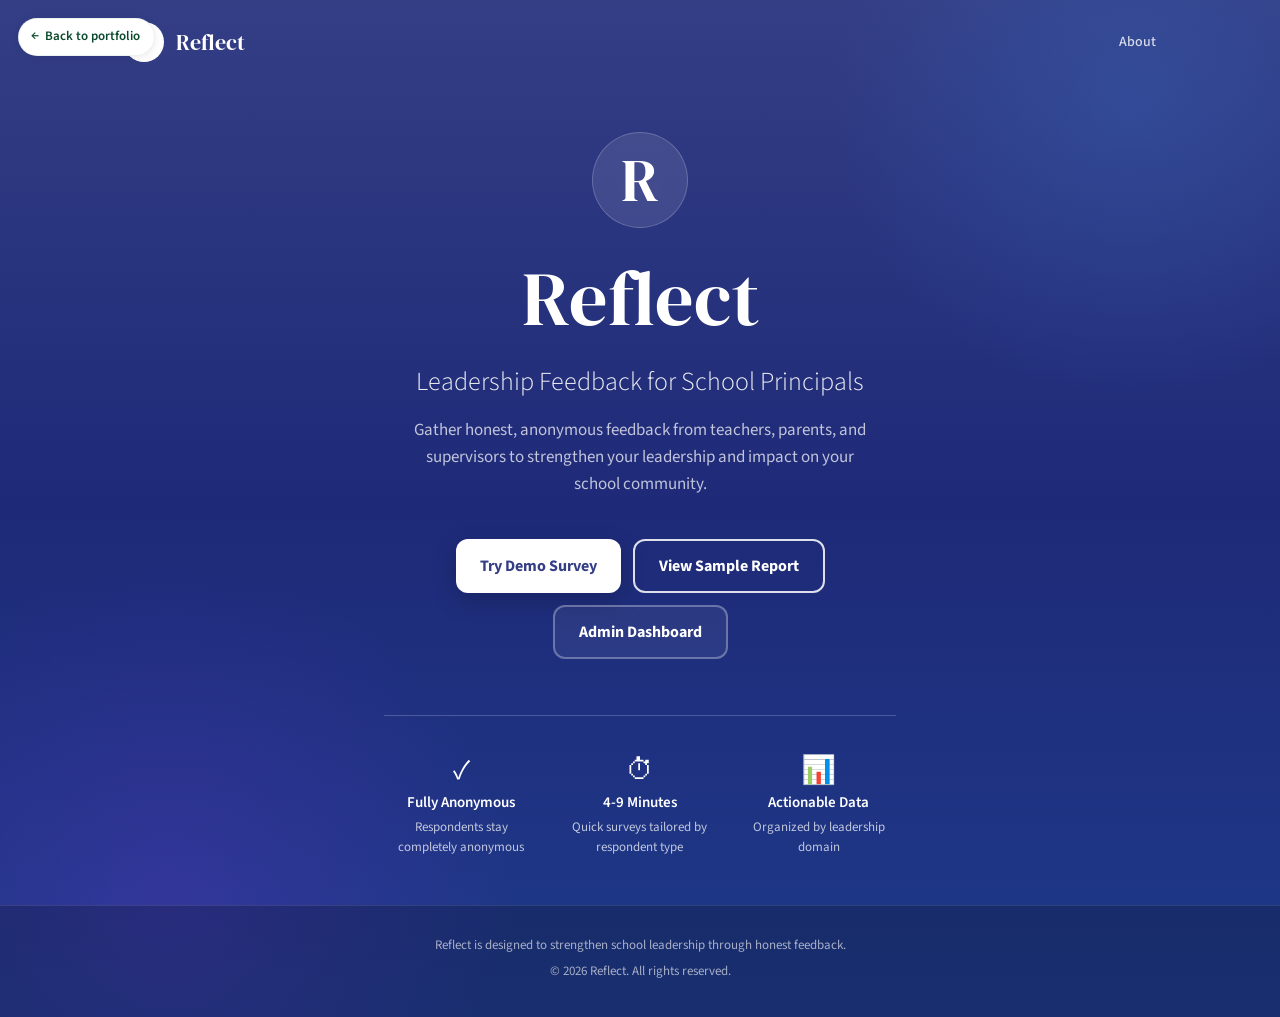
<file: demos/reflect-survey/index.html>
<!DOCTYPE html>
<html lang="en">
<head>
<meta charset="utf-8">
<meta name="viewport" content="width=device-width, initial-scale=1">
<meta name="theme-color" content="#343e85">
<title>Reflect &middot; Leadership Feedback Demo</title>
<link rel="icon" type="image/svg+xml" href="../../assets/favicon.svg">
<meta name="description" content="A live demo of the Reflect 360 leadership feedback survey for school principals.">
<link rel="preconnect" href="https://fonts.googleapis.com">
<link rel="preconnect" href="https://fonts.gstatic.com" crossorigin>
<link rel="stylesheet" href="https://fonts.googleapis.com/css2?family=DM+Serif+Display&family=Source+Sans+3:wght@300;400;500;600;700&display=swap">
<style>
  /* ---------- Tokens (mirror tailwind.config.js) ---------- */
  :root {
    --reflect-indigo: #343e85;
    --reflect-indigo-deep: #1f266b;
    --teaching-blue: #3b7dd8;
    --communication-teal: #2a9d8f;
    --culture-coral: #e76f51;
    --direction-purple: #8338ec;
    --people-orange: #fb8500;
    --mission-indigo: #343e85;
    --jewish-green: #10653c;
    --gray-50: #f9fafb;
    --gray-100: #f3f4f6;
    --gray-200: #e5e7eb;
    --gray-300: #d1d5db;
    --gray-400: #9ca3af;
    --gray-500: #6b7280;
    --gray-600: #4b5563;
    --gray-700: #374151;
    --gray-800: #1f2937;
    --gray-900: #111827;
    --green-50: #ecfdf5;
    --green-100: #d1fae5;
    --green-500: #10b981;
    --green-600: #059669;
    --green-700: #047857;
    --blue-50: #eff6ff;
    --blue-100: #dbeafe;
    --blue-200: #bfdbfe;
    --blue-700: #1d4ed8;
    --blue-800: #1e40af;
    --blue-900: #1e3a8a;
    --yellow-50: #fefce8;
    --yellow-100: #fef9c3;
    --yellow-300: #fde047;
    --yellow-800: #854d0e;
    --red-50: #fef2f2;
    --red-100: #fee2e2;
    --red-200: #fecaca;
    --red-400: #f87171;
    --orange-400: #fb923c;
    --lime-400: #a3e635;
    --max-survey: 560px;
    --max-admin: 1180px;
    --shadow-sm: 0 1px 2px 0 rgba(0, 0, 0, 0.05);
    --shadow-md: 0 4px 8px -2px rgba(0, 0, 0, 0.08), 0 2px 4px -2px rgba(0, 0, 0, 0.05);
    --shadow-lg: 0 10px 25px -5px rgba(0, 0, 0, 0.10), 0 8px 10px -6px rgba(0, 0, 0, 0.06);
    --shadow-xl: 0 25px 50px -12px rgba(52, 62, 133, 0.25);
  }

  *, *::before, *::after { box-sizing: border-box; }
  html { scroll-behavior: smooth; }
  body {
    margin: 0;
    font-family: 'Source Sans 3', system-ui, -apple-system, BlinkMacSystemFont, 'Segoe UI', sans-serif;
    color: var(--gray-900);
    background: #fff;
    -webkit-font-smoothing: antialiased;
    line-height: 1.5;
  }
  h1, h2, h3, h4, h5, h6 {
    font-family: 'DM Serif Display', Georgia, serif;
    font-weight: 400;
    margin: 0;
  }
  button { font-family: inherit; cursor: pointer; }

  /* ---------- Helpers ---------- */
  .hidden { display: none !important; }
  .sr-only { position: absolute; width: 1px; height: 1px; padding: 0; margin: -1px; overflow: hidden; clip: rect(0,0,0,0); white-space: nowrap; border: 0; }

  /* ---------- Back-to-portfolio pill (canonical, matches every demo) ---------- */
  .back-pill {
    position: fixed;
    top: 18px;
    left: 18px;
    z-index: 1000;
    background: #ffffff;
    color: #0a4a2b;
    padding: 8px 14px 8px 12px;
    border-radius: 999px;
    font-size: 13px;
    font-weight: 600;
    box-shadow: 0 2px 8px rgba(0,0,0,0.08);
    border: 1px solid rgba(10,74,43,0.08);
    display: inline-flex;
    align-items: center;
    gap: 6px;
    transition: transform 0.15s ease, box-shadow 0.15s ease;
    text-decoration: none;
    font-family: inherit;
  }
  .back-pill:hover { transform: translateY(-1px); box-shadow: 0 4px 12px rgba(0,0,0,0.12); }
  .back-pill .arrow { display: inline-block; transform: translateY(-1px); }
  .back-pill svg { width: 14px; height: 14px; }

  /* =====================================================
     LANDING PAGE
     ===================================================== */
  .landing {
    min-height: 100vh;
    background: linear-gradient(180deg, var(--reflect-indigo) 0%, #1e2a78 50%, var(--blue-900) 100%);
    color: #fff;
    position: relative;
    overflow: hidden;
  }
  .landing::before {
    content: "";
    position: absolute;
    top: -200px; right: -150px;
    width: 600px; height: 600px;
    background: radial-gradient(circle, rgba(59, 125, 216, 0.25) 0%, rgba(59, 125, 216, 0) 70%);
    pointer-events: none;
  }
  .landing::after {
    content: "";
    position: absolute;
    bottom: -240px; left: -180px;
    width: 700px; height: 700px;
    background: radial-gradient(circle, rgba(131, 56, 236, 0.20) 0%, rgba(131, 56, 236, 0) 70%);
    pointer-events: none;
  }
  .landing-nav {
    position: relative;
    z-index: 2;
    max-width: 1080px;
    margin: 0 auto;
    padding: 22px 24px;
    display: flex;
    justify-content: space-between;
    align-items: center;
  }
  .landing-brand { display: flex; align-items: center; gap: 12px; }
  .brand-logo {
    width: 40px; height: 40px;
    border-radius: 50%;
    background: #fff;
    display: flex; align-items: center; justify-content: center;
    color: var(--reflect-indigo);
    font-family: 'DM Serif Display', serif;
    font-size: 18px;
    font-weight: 700;
  }
  .landing-brand .name { font-family: 'DM Serif Display', serif; font-size: 22px; }
  .landing-nav .nav-link { color: rgba(255,255,255,0.8); text-decoration: none; font-size: 14px; font-weight: 500; transition: color 120ms ease; }
  .landing-nav .nav-link:hover { color: #fff; }

  .landing-hero {
    position: relative;
    z-index: 2;
    min-height: calc(100vh - 100px);
    display: flex;
    align-items: center;
    justify-content: center;
  }
  .landing-content {
    max-width: var(--max-survey);
    margin: 0 auto;
    padding: 48px 24px;
    text-align: center;
  }
  .hero-logo {
    width: 96px; height: 96px;
    border-radius: 50%;
    margin: 0 auto 32px;
    display: flex; align-items: center; justify-content: center;
    background: rgba(255,255,255,0.10);
    backdrop-filter: blur(10px);
    border: 1px solid rgba(255,255,255,0.20);
    font-family: 'DM Serif Display', serif;
    font-size: 60px;
    color: #fff;
    animation: scaleIn 600ms cubic-bezier(.4,0,.2,1) 100ms backwards;
  }
  .hero-title {
    font-family: 'DM Serif Display', serif;
    font-size: clamp(48px, 8vw, 76px);
    line-height: 1;
    margin-bottom: 16px;
    animation: slideUp 600ms cubic-bezier(.4,0,.2,1) 200ms backwards;
  }
  .hero-subtitle {
    font-size: clamp(20px, 2.4vw, 26px);
    font-weight: 300;
    color: rgba(255,255,255,0.92);
    margin-bottom: 16px;
    animation: slideUp 600ms cubic-bezier(.4,0,.2,1) 300ms backwards;
  }
  .hero-desc {
    font-size: 17px;
    color: rgba(255,255,255,0.72);
    max-width: 460px;
    margin: 0 auto 40px;
    line-height: 1.6;
    animation: slideUp 600ms cubic-bezier(.4,0,.2,1) 400ms backwards;
  }
  .hero-ctas {
    display: flex;
    flex-wrap: wrap;
    gap: 12px;
    justify-content: center;
    margin-bottom: 32px;
    animation: slideUp 600ms cubic-bezier(.4,0,.2,1) 500ms backwards;
  }
  .cta {
    padding: 14px 24px;
    border-radius: 12px;
    font-weight: 700;
    font-size: 16px;
    border: none;
    transition: transform 150ms ease, box-shadow 150ms ease, background 150ms ease;
    text-decoration: none;
    display: inline-block;
  }
  .cta-primary {
    background: #fff;
    color: var(--reflect-indigo);
    box-shadow: 0 8px 24px rgba(0,0,0,0.18);
  }
  .cta-primary:hover { transform: translateY(-2px) scale(1.02); box-shadow: 0 12px 32px rgba(0,0,0,0.24); }
  .cta-secondary {
    background: transparent;
    color: #fff;
    border: 2px solid rgba(255,255,255,0.85);
  }
  .cta-secondary:hover { background: rgba(255,255,255,0.10); transform: translateY(-2px); }
  .cta-tertiary {
    background: rgba(255,255,255,0.06);
    color: #fff;
    border: 2px solid rgba(255,255,255,0.30);
  }
  .cta-tertiary:hover { background: rgba(255,255,255,0.14); transform: translateY(-2px); }

  .features {
    display: grid;
    grid-template-columns: repeat(3, 1fr);
    gap: 24px;
    margin-top: 56px;
    padding-top: 40px;
    border-top: 1px solid rgba(255,255,255,0.20);
    animation: slideUp 600ms cubic-bezier(.4,0,.2,1) 600ms backwards;
  }
  .feature-icon { font-size: 28px; margin-bottom: 8px; line-height: 1; }
  .feature h4 { font-family: 'Source Sans 3', sans-serif; font-size: 15px; font-weight: 600; margin-bottom: 4px; }
  .feature p { font-size: 13px; color: rgba(255,255,255,0.72); margin: 0; }

  .landing-footer {
    position: relative;
    z-index: 2;
    border-top: 1px solid rgba(255,255,255,0.10);
    background: rgba(0,0,0,0.20);
    padding: 30px 24px;
    text-align: center;
    color: rgba(255,255,255,0.62);
    font-size: 13px;
  }
  .landing-footer p { margin: 0 0 6px 0; }
  @media (max-width: 640px) {
    .features { grid-template-columns: 1fr; gap: 16px; padding-top: 32px; margin-top: 40px; }
    .hero-ctas { flex-direction: column; align-items: stretch; padding: 0 16px; }
    .cta { width: 100%; }
  }

  /* =====================================================
     STAKEHOLDER PICKER
     ===================================================== */
  .picker-screen {
    min-height: 100vh;
    background: linear-gradient(180deg, var(--gray-50) 0%, #fff 70%);
    display: flex;
    align-items: center;
    justify-content: center;
    padding: 32px 16px;
  }
  .picker {
    max-width: 720px;
    width: 100%;
    background: #fff;
    border-radius: 24px;
    padding: 48px 32px;
    box-shadow: var(--shadow-xl);
    border: 1px solid var(--gray-100);
    animation: fadeUp 400ms cubic-bezier(.4,0,.2,1);
  }
  .picker-logo {
    width: 64px; height: 64px;
    border-radius: 50%;
    background: var(--reflect-indigo);
    color: #fff;
    display: flex; align-items: center; justify-content: center;
    font-family: 'DM Serif Display', serif;
    font-size: 32px;
    margin: 0 auto 20px;
  }
  .picker h1 { font-size: clamp(34px, 4vw, 44px); text-align: center; margin-bottom: 8px; }
  .picker .lead { text-align: center; color: var(--gray-600); margin: 0 0 32px; font-size: 16px; }
  .picker-grid {
    display: grid;
    grid-template-columns: repeat(2, 1fr);
    gap: 16px;
  }
  .picker-card {
    text-align: left;
    background: #fff;
    border: 2px solid var(--gray-200);
    border-radius: 16px;
    padding: 20px 22px;
    transition: all 180ms ease;
    display: flex;
    align-items: flex-start;
    gap: 16px;
  }
  .picker-card:hover {
    border-color: var(--reflect-indigo);
    transform: translateY(-2px);
    box-shadow: var(--shadow-lg);
  }
  .picker-card .pic-icon {
    width: 40px; height: 40px;
    border-radius: 12px;
    display: flex; align-items: center; justify-content: center;
    color: #fff;
    flex-shrink: 0;
    font-weight: 700;
  }
  .picker-card .pic-text { flex: 1; }
  .picker-card .pic-title { font-weight: 700; color: var(--gray-900); font-size: 17px; margin-bottom: 2px; }
  .picker-card .pic-meta { color: var(--gray-500); font-size: 13px; }
  .picker-note { text-align: center; margin-top: 28px; font-size: 13px; color: var(--gray-500); }
  @media (max-width: 560px) { .picker-grid { grid-template-columns: 1fr; } .picker { padding: 32px 20px; } }

  /* =====================================================
     SURVEY SHELL
     ===================================================== */
  .survey-container {
    min-height: 100vh;
    background: linear-gradient(180deg, var(--gray-50), #fff);
  }
  .survey-progress {
    height: 4px;
    width: 100%;
    background: var(--gray-100);
  }
  .survey-progress-bar {
    height: 100%;
    background: var(--reflect-indigo);
    transition: width 300ms ease, background-color 300ms ease;
  }
  .survey-content {
    max-width: var(--max-survey);
    margin: 0 auto;
    padding: 24px 20px 64px;
  }
  .survey-meta {
    display: flex;
    justify-content: space-between;
    align-items: center;
    font-size: 14px;
    margin: 16px 0 28px;
  }
  .survey-meta .domain-name { color: var(--gray-500); }
  .survey-meta .counter { font-weight: 600; color: var(--gray-700); }

  /* Welcome */
  .welcome-logo {
    width: 64px; height: 64px;
    border-radius: 50%;
    background: var(--mission-indigo);
    color: #fff;
    display: flex; align-items: center; justify-content: center;
    margin: 0 auto 20px;
    font-family: 'DM Serif Display', serif;
    font-size: 30px;
  }
  .welcome h1 {
    font-size: clamp(34px, 5vw, 48px);
    text-align: center;
    margin-bottom: 10px;
    color: var(--gray-900);
  }
  .welcome .subhead { text-align: center; font-size: 17px; color: var(--gray-600); font-weight: 500; margin: 0 0 28px; }
  .info-box {
    background: var(--blue-50);
    border-left: 4px solid var(--reflect-indigo);
    padding: 20px 22px;
    border-radius: 8px;
    color: var(--gray-700);
    line-height: 1.6;
    margin-bottom: 28px;
    font-size: 15px;
  }
  .info-box strong { color: var(--gray-900); }
  .pill-row {
    display: flex;
    flex-wrap: wrap;
    gap: 10px;
    justify-content: center;
    margin-bottom: 28px;
  }
  .pill {
    padding: 8px 16px;
    border-radius: 999px;
    font-size: 13px;
    font-weight: 500;
    background: var(--gray-100);
    color: var(--gray-700);
  }
  .pill.green { background: var(--green-100); color: var(--green-700); }
  .proto-badge-wrap { text-align: center; margin-bottom: 24px; }
  .proto-badge {
    display: inline-block;
    padding: 6px 12px;
    background: var(--yellow-100);
    border: 1px solid var(--yellow-300);
    color: var(--yellow-800);
    border-radius: 6px;
    font-size: 11px;
    font-weight: 700;
    letter-spacing: 0.04em;
  }
  .btn {
    display: inline-flex;
    align-items: center;
    justify-content: center;
    gap: 8px;
    padding: 12px 22px;
    border-radius: 12px;
    font-weight: 600;
    border: none;
    transition: all 180ms ease;
    font-size: 15px;
  }
  .btn-primary {
    background: var(--reflect-indigo);
    color: #fff;
  }
  .btn-primary:hover { background: var(--reflect-indigo-deep); }
  .btn-primary:active { transform: scale(0.97); }
  .btn-primary:disabled { opacity: 0.5; cursor: not-allowed; }
  .btn-secondary {
    background: #fff;
    border: 2px solid var(--gray-300);
    color: var(--gray-700);
  }
  .btn-secondary:hover { border-color: var(--gray-400); }
  .btn-ghost {
    background: transparent;
    color: var(--gray-600);
    padding: 8px 14px;
  }
  .btn-ghost:hover { color: var(--gray-900); }
  .btn-ghost:disabled { opacity: 0.3; cursor: not-allowed; }
  .btn-large { font-size: 17px; padding: 16px 24px; width: 100%; }
  .help-text { text-align: center; font-size: 12px; color: var(--gray-500); margin-top: 16px; }

  /* Question card */
  .question-head { margin-bottom: 28px; }
  .domain-row { display: flex; align-items: center; gap: 10px; margin-bottom: 14px; }
  .badge-domain {
    display: inline-block;
    padding: 5px 10px;
    border-radius: 6px;
    font-size: 11px;
    font-weight: 700;
    color: #fff;
    text-transform: uppercase;
    letter-spacing: 0.05em;
  }
  .qid {
    font-family: ui-monospace, SFMono-Regular, Menlo, Monaco, Consolas, monospace;
    font-size: 11px;
    color: var(--gray-500);
  }
  .question-text {
    font-family: 'DM Serif Display', serif;
    font-size: clamp(22px, 3.4vw, 30px);
    color: var(--gray-900);
    line-height: 1.25;
  }

  /* Likert / Agree options */
  .options { display: flex; flex-direction: column; gap: 10px; margin-bottom: 18px; }
  .opt-btn {
    display: flex;
    width: 100%;
    align-items: center;
    padding: 16px 18px;
    border-radius: 12px;
    border: 2px solid var(--gray-300);
    background: #fff;
    text-align: left;
    color: var(--gray-700);
    font-weight: 500;
    transition: transform 100ms ease, border-color 120ms ease, background 120ms ease;
    font-size: 15px;
  }
  .opt-btn:hover { border-color: var(--gray-400); transform: translateY(-1px); }
  .opt-btn:active { transform: scale(0.99); }
  .opt-btn.selected {
    border-color: transparent;
    color: #fff;
  }
  .opt-btn .num { font-size: 17px; font-weight: 700; margin-right: 12px; min-width: 14px; }
  .cannot-observe {
    width: 100%;
    padding: 14px;
    border-radius: 12px;
    border: 2px solid var(--gray-300);
    background: #fff;
    color: var(--gray-600);
    font-weight: 500;
    transition: all 120ms ease;
    text-align: center;
  }
  .cannot-observe:hover { border-color: var(--gray-400); }
  .cannot-observe.selected { border-color: var(--gray-700); color: var(--gray-900); background: var(--gray-50); }

  .yesno-grid {
    display: grid;
    grid-template-columns: 1fr 1fr;
    gap: 14px;
    margin-bottom: 18px;
  }
  .yesno-btn {
    padding: 22px;
    border-radius: 12px;
    border: 2px solid var(--gray-300);
    background: #fff;
    color: var(--gray-700);
    font-weight: 700;
    font-size: 18px;
    transition: all 120ms ease;
  }
  .yesno-btn:hover { border-color: var(--gray-400); transform: scale(1.02); }
  .yesno-btn.selected { color: #fff; border-color: transparent; }

  .open-input {
    width: 100%;
    padding: 14px 16px;
    border: 1px solid var(--gray-300);
    border-radius: 12px;
    font-family: inherit;
    font-size: 15px;
    color: var(--gray-900);
    resize: vertical;
    min-height: 120px;
    transition: border-color 120ms ease, box-shadow 120ms ease;
  }
  .open-input:focus {
    outline: none;
    border-color: transparent;
    box-shadow: 0 0 0 3px rgba(52, 62, 133, 0.30);
  }
  .open-meta {
    display: flex;
    justify-content: space-between;
    font-size: 13px;
    color: var(--gray-500);
    margin: 8px 0 16px;
  }

  .keyboard-hint {
    text-align: center;
    font-size: 11px;
    color: var(--gray-400);
    margin-top: 12px;
  }
  @media (max-width: 640px) { .keyboard-hint { display: none; } }
  .nav-row {
    display: flex;
    justify-content: space-between;
    align-items: center;
    padding-top: 22px;
    border-top: 1px solid var(--gray-200);
  }
  .answered-flag { font-size: 13px; color: var(--gray-500); }
  .answered-flag.is-answered { color: var(--green-700); font-weight: 600; }

  /* Processing */
  .processing-screen, .thanks-screen {
    min-height: 100vh;
    background: linear-gradient(180deg, var(--gray-50), #fff);
    display: flex;
    align-items: center;
    justify-content: center;
    text-align: center;
    padding: 24px;
  }
  .spinner {
    width: 56px; height: 56px;
    border: 4px solid var(--gray-200);
    border-top-color: var(--reflect-indigo);
    border-radius: 50%;
    margin: 0 auto 24px;
    animation: spin 800ms linear infinite;
  }
  .processing-msg {
    font-size: 17px;
    color: var(--gray-600);
    min-height: 28px;
    transition: opacity 220ms ease;
  }

  /* Thank you */
  .check-circle {
    width: 80px; height: 80px;
    border-radius: 50%;
    background: var(--green-100);
    color: var(--green-600);
    margin: 0 auto 24px;
    display: flex; align-items: center; justify-content: center;
    animation: scaleIn 500ms cubic-bezier(.4,0,.2,1) 100ms backwards;
  }
  .check-circle svg { width: 40px; height: 40px; }
  .thanks-screen h1 {
    font-size: 38px;
    margin-bottom: 12px;
    animation: slideUp 500ms cubic-bezier(.4,0,.2,1) 200ms backwards;
  }
  .thanks-screen .msg {
    font-size: 17px;
    color: var(--gray-600);
    max-width: 440px;
    margin: 0 auto 24px;
    line-height: 1.6;
    animation: slideUp 500ms cubic-bezier(.4,0,.2,1) 300ms backwards;
  }
  .thanks-screen .close {
    color: var(--gray-500);
    font-size: 13px;
    animation: slideUp 500ms cubic-bezier(.4,0,.2,1) 400ms backwards;
  }

  /* =====================================================
     ADMIN DASHBOARD
     ===================================================== */
  .admin-screen { background: var(--gray-50); min-height: 100vh; }
  .admin-header {
    background: #fff;
    border-bottom: 1px solid var(--gray-200);
    position: sticky;
    top: 0;
    z-index: 40;
  }
  .admin-header-inner {
    max-width: var(--max-admin);
    margin: 0 auto;
    padding: 16px 24px;
    display: flex;
    align-items: center;
    justify-content: space-between;
  }
  .admin-brand {
    display: flex;
    align-items: center;
    gap: 14px;
  }
  .admin-brand .logo {
    width: 36px; height: 36px;
    border-radius: 50%;
    background: var(--reflect-indigo);
    color: #fff;
    display: flex; align-items: center; justify-content: center;
    font-family: 'DM Serif Display', serif;
    font-size: 17px;
  }
  .admin-brand .brand-text { font-family: 'DM Serif Display', serif; font-size: 22px; color: var(--reflect-indigo); }
  .admin-brand .sub { font-size: 14px; color: var(--gray-600); padding-left: 12px; border-left: 1px solid var(--gray-200); margin-left: 4px; }
  .admin-user { display: flex; align-items: center; gap: 14px; }
  .admin-user .email { font-size: 13px; color: var(--gray-700); }
  .signout-btn {
    padding: 8px 14px;
    background: transparent;
    border: 1px solid var(--gray-300);
    border-radius: 8px;
    color: var(--gray-700);
    font-size: 13px;
    font-weight: 500;
  }
  .signout-btn:hover { background: var(--gray-100); }
  @media (max-width: 600px) {
    .admin-brand .sub { display: none; }
    .admin-user .email { display: none; }
  }

  .admin-tabs-wrap {
    background: #fff;
    border-bottom: 1px solid var(--gray-200);
  }
  .admin-tabs {
    max-width: var(--max-admin);
    margin: 0 auto;
    padding: 0 24px;
    display: flex;
    gap: 8px;
    overflow-x: auto;
  }
  .admin-tab {
    padding: 16px 4px;
    margin-right: 24px;
    background: transparent;
    border: none;
    border-bottom: 2px solid transparent;
    color: var(--gray-700);
    font-size: 14px;
    font-weight: 500;
    transition: color 120ms ease, border-color 120ms ease;
    white-space: nowrap;
    display: inline-flex;
    align-items: center;
    gap: 8px;
  }
  .admin-tab:hover { color: var(--gray-900); border-bottom-color: var(--gray-300); }
  .admin-tab.active { color: var(--reflect-indigo); border-bottom-color: var(--reflect-indigo); }
  .admin-main {
    max-width: var(--max-admin);
    margin: 0 auto;
    padding: 32px 24px 64px;
  }
  .admin-h2 {
    font-family: 'Source Sans 3', sans-serif;
    font-size: 24px;
    font-weight: 600;
    color: var(--gray-900);
    margin: 0 0 24px;
  }
  .admin-h3 {
    font-family: 'Source Sans 3', sans-serif;
    font-size: 17px;
    font-weight: 600;
    color: var(--gray-900);
    margin: 0 0 16px;
  }

  /* Stat cards */
  .stat-grid {
    display: grid;
    grid-template-columns: repeat(4, 1fr);
    gap: 16px;
    margin-bottom: 32px;
  }
  @media (max-width: 900px) { .stat-grid { grid-template-columns: repeat(2, 1fr); } }
  .stat-card {
    background: #fff;
    border: 1px solid var(--gray-200);
    border-radius: 12px;
    padding: 22px;
    box-shadow: var(--shadow-sm);
    transition: transform 150ms ease, box-shadow 150ms ease;
  }
  .stat-card:hover { transform: translateY(-2px); box-shadow: var(--shadow-md); }
  .stat-card .label {
    font-size: 13px;
    color: var(--gray-600);
    margin-bottom: 8px;
    font-weight: 500;
  }
  .stat-card .value {
    font-family: 'DM Serif Display', serif;
    font-size: 36px;
    color: var(--gray-900);
    line-height: 1;
    margin-bottom: 6px;
  }
  .stat-card .delta {
    font-size: 12px;
    color: var(--green-700);
    font-weight: 600;
  }
  .stat-card .delta.neg { color: var(--culture-coral); }

  .panel {
    background: #fff;
    border: 1px solid var(--gray-200);
    border-radius: 12px;
    padding: 22px;
    box-shadow: var(--shadow-sm);
    margin-bottom: 24px;
  }

  .activity {
    list-style: none;
    margin: 0; padding: 0;
  }
  .activity li {
    display: flex;
    gap: 12px;
    padding: 12px 0;
    border-bottom: 1px solid var(--gray-100);
    align-items: flex-start;
  }
  .activity li:last-child { border-bottom: none; }
  .activity .dot {
    width: 8px; height: 8px;
    border-radius: 50%;
    margin-top: 7px;
    flex-shrink: 0;
  }
  .activity .who { font-weight: 600; font-size: 14px; color: var(--gray-900); }
  .activity .what { font-size: 14px; color: var(--gray-700); }
  .activity .when { font-size: 12px; color: var(--gray-500); margin-top: 2px; }

  /* Tokens */
  .token-table {
    width: 100%;
    border-collapse: collapse;
  }
  .token-table thead th {
    background: var(--gray-50);
    text-align: left;
    padding: 12px 18px;
    font-size: 12px;
    font-weight: 600;
    color: var(--gray-700);
    text-transform: uppercase;
    letter-spacing: 0.04em;
    border-bottom: 1px solid var(--gray-200);
  }
  .token-table tbody td {
    padding: 14px 18px;
    border-bottom: 1px solid var(--gray-100);
    font-size: 14px;
    color: var(--gray-700);
    vertical-align: middle;
  }
  .token-table tbody tr:last-child td { border-bottom: none; }
  .token-table tbody tr:hover { background: var(--gray-50); }
  .token-pill {
    display: inline-block;
    padding: 3px 10px;
    border-radius: 999px;
    font-size: 11px;
    font-weight: 600;
    text-transform: uppercase;
    letter-spacing: 0.04em;
  }
  .token-pill.complete { background: var(--green-100); color: var(--green-700); }
  .token-pill.in-progress { background: var(--blue-100); color: var(--blue-700); }
  .token-pill.unused { background: var(--gray-100); color: var(--gray-600); }
  .token-link {
    font-family: ui-monospace, SFMono-Regular, Menlo, Monaco, Consolas, monospace;
    font-size: 12px;
    color: var(--gray-700);
    background: var(--gray-50);
    padding: 4px 8px;
    border-radius: 6px;
  }
  .copy-btn {
    padding: 6px 12px;
    background: var(--gray-100);
    border: none;
    border-radius: 6px;
    font-size: 12px;
    font-weight: 600;
    color: var(--gray-700);
    transition: background 120ms ease;
  }
  .copy-btn:hover { background: var(--gray-200); }
  .stakeholder-tag {
    display: inline-block;
    padding: 3px 10px;
    border-radius: 6px;
    font-size: 11px;
    font-weight: 600;
    text-transform: uppercase;
    letter-spacing: 0.04em;
    color: #fff;
  }

  /* Results */
  .domain-table { width: 100%; border-collapse: collapse; }
  .domain-table thead th {
    background: var(--gray-50);
    text-align: left;
    padding: 14px 18px;
    font-size: 13px;
    font-weight: 600;
    color: var(--gray-900);
    border-bottom: 1px solid var(--gray-200);
  }
  .domain-table thead th:not(:first-child) { text-align: center; }
  .domain-table thead th:last-child { text-align: right; }
  .domain-table tbody td {
    padding: 16px 18px;
    border-bottom: 1px solid var(--gray-100);
    font-size: 14px;
  }
  .domain-table tbody td:not(:first-child) { text-align: center; }
  .domain-table tbody td:last-child { text-align: right; font-weight: 700; color: var(--gray-900); }
  .domain-table tbody tr:hover { background: var(--gray-50); }
  .domain-name-cell { display: flex; align-items: center; gap: 10px; }
  .domain-dot { width: 10px; height: 10px; border-radius: 50%; flex-shrink: 0; }
  .score-cell .num { font-weight: 600; color: var(--gray-900); }
  .score-cell .count { font-size: 12px; color: var(--gray-500); margin-left: 4px; }

  /* Domain detail collapsibles */
  .domain-detail {
    background: #fff;
    border: 1px solid var(--gray-200);
    border-radius: 12px;
    margin-bottom: 12px;
    overflow: hidden;
  }
  .domain-detail-head {
    width: 100%;
    padding: 16px 22px;
    display: flex;
    align-items: center;
    justify-content: space-between;
    background: transparent;
    border: none;
    cursor: pointer;
    transition: background 120ms ease;
  }
  .domain-detail-head:hover { background: var(--gray-50); }
  .domain-detail-head .ddh-left { display: flex; align-items: center; gap: 10px; }
  .domain-detail-head h4 { font-family: 'Source Sans 3', sans-serif; font-size: 15px; font-weight: 600; }
  .domain-detail-head .summary { font-size: 13px; color: var(--gray-600); margin-left: 6px; }
  .domain-detail-body {
    padding: 18px 22px 22px;
    border-top: 1px solid var(--gray-200);
    background: var(--gray-50);
    display: none;
  }
  .domain-detail.open .domain-detail-body { display: block; }
  .qrow { padding: 14px 0; border-bottom: 1px solid var(--gray-200); }
  .qrow:last-child { border-bottom: none; }
  .qrow-head { display: flex; justify-content: space-between; align-items: baseline; margin-bottom: 8px; }
  .qrow-head .qid { font-family: ui-monospace, SFMono-Regular, monospace; font-size: 12px; color: var(--gray-600); }
  .qrow-head .avg { font-size: 13px; color: var(--gray-900); font-weight: 600; }
  .qrow-text { font-size: 13px; color: var(--gray-700); margin-bottom: 8px; }
  .dist-bar {
    display: flex;
    height: 22px;
    gap: 2px;
    border-radius: 4px;
    overflow: hidden;
  }
  .dist-bar .seg {
    position: relative;
    border-radius: 3px;
    display: flex; align-items: center; justify-content: center;
    color: #fff;
    font-size: 10px;
    font-weight: 700;
    min-width: 0;
  }
  .dist-bar .seg.s1 { background: var(--red-400); }
  .dist-bar .seg.s2 { background: var(--orange-400); }
  .dist-bar .seg.s3 { background: var(--yellow-300); color: var(--gray-800); }
  .dist-bar .seg.s4 { background: var(--lime-400); color: var(--gray-800); }
  .dist-bar .seg.s5 { background: var(--green-500); }
  .dist-axis { display: flex; justify-content: space-between; font-size: 10px; color: var(--gray-500); margin-top: 4px; }

  /* Johari grid */
  .johari {
    display: grid;
    grid-template-columns: 1fr 1fr;
    gap: 12px;
  }
  @media (max-width: 720px) { .johari { grid-template-columns: 1fr; } }
  .joh-cell {
    background: #fff;
    border: 1px solid var(--gray-200);
    border-left: 4px solid var(--gray-300);
    border-radius: 10px;
    padding: 18px;
  }
  .joh-cell h5 {
    font-family: 'Source Sans 3', sans-serif;
    font-size: 13px;
    font-weight: 700;
    text-transform: uppercase;
    letter-spacing: 0.05em;
    color: var(--gray-700);
    margin: 0 0 6px;
  }
  .joh-cell .joh-sub { font-size: 12px; color: var(--gray-500); margin: 0 0 12px; }
  .joh-cell.aligned-strength { border-left-color: var(--green-500); }
  .joh-cell.blind-spot { border-left-color: var(--culture-coral); }
  .joh-cell.hidden-strength { border-left-color: var(--teaching-blue); }
  .joh-cell.aligned-gap { border-left-color: var(--people-orange); }
  .joh-cell ul { margin: 0; padding: 0 0 0 16px; font-size: 13px; color: var(--gray-700); line-height: 1.6; }

  /* Keep Start Stop */
  .ksss {
    display: grid;
    grid-template-columns: repeat(3, 1fr);
    gap: 16px;
  }
  @media (max-width: 760px) { .ksss { grid-template-columns: 1fr; } }
  .ksss-card {
    border-radius: 12px;
    padding: 18px 20px;
    color: #fff;
  }
  .ksss-card h5 {
    font-family: 'Source Sans 3', sans-serif;
    font-size: 12px;
    font-weight: 700;
    text-transform: uppercase;
    letter-spacing: 0.06em;
    margin: 0 0 4px;
    opacity: 0.85;
  }
  .ksss-card h4 {
    font-family: 'DM Serif Display', serif;
    font-size: 22px;
    margin-bottom: 14px;
  }
  .ksss-card.keep { background: linear-gradient(135deg, #10653c, #1a8051); }
  .ksss-card.start { background: linear-gradient(135deg, var(--reflect-indigo), #3b7dd8); }
  .ksss-card.stop { background: linear-gradient(135deg, #b54f37, var(--culture-coral)); }
  .ksss-card ul { list-style: none; margin: 0; padding: 0; }
  .ksss-card li {
    padding: 10px 0;
    border-bottom: 1px solid rgba(255,255,255,0.20);
    font-size: 14px;
    line-height: 1.5;
  }
  .ksss-card li:last-child { border-bottom: none; }

  /* Open ended */
  .quote {
    border-left: 3px solid var(--gray-300);
    padding: 4px 0 4px 16px;
    margin: 0;
    font-style: italic;
    color: var(--gray-700);
    line-height: 1.6;
    font-size: 14px;
  }
  .quote + .quote { margin-top: 12px; }
  .oe-stakeholder-block { margin-bottom: 20px; }
  .oe-stakeholder-block:last-child { margin-bottom: 0; }
  .oe-stakeholder-block h5 {
    font-family: 'Source Sans 3', sans-serif;
    font-size: 14px;
    font-weight: 700;
    text-transform: uppercase;
    letter-spacing: 0.04em;
    color: var(--gray-900);
    margin: 0 0 10px;
  }

  /* Overall ring */
  .overall-card {
    background: linear-gradient(135deg, var(--reflect-indigo), #4956a8);
    color: #fff;
    border-radius: 12px;
    padding: 26px 28px;
    margin-bottom: 24px;
    display: flex;
    align-items: center;
    gap: 28px;
  }
  .overall-ring { width: 110px; height: 110px; flex-shrink: 0; position: relative; }
  .overall-ring svg { width: 100%; height: 100%; transform: rotate(-90deg); }
  .overall-ring .num {
    position: absolute;
    inset: 0;
    display: flex; flex-direction: column; align-items: center; justify-content: center;
    color: #fff;
  }
  .overall-ring .num .big { font-family: 'DM Serif Display', serif; font-size: 36px; line-height: 1; }
  .overall-ring .num .sm { font-size: 12px; opacity: 0.78; }
  .overall-meta h3 { font-family: 'DM Serif Display', serif; font-size: 26px; margin-bottom: 4px; }
  .overall-meta p { margin: 0; font-size: 14px; opacity: 0.86; line-height: 1.5; }
  @media (max-width: 600px) {
    .overall-card { flex-direction: column; text-align: center; }
  }

  /* Meta distribution bars */
  .meta-bar-row {
    display: flex; align-items: center; gap: 12px; margin-bottom: 8px;
  }
  .meta-bar-row .label { font-size: 12px; color: var(--gray-700); width: 130px; flex-shrink: 0; }
  .meta-bar-row .track {
    flex: 1; height: 22px; background: var(--gray-100); border-radius: 4px; overflow: hidden;
  }
  .meta-bar-row .fill { height: 100%; display: flex; align-items: center; justify-content: flex-end; padding-right: 8px; color: #fff; font-size: 11px; font-weight: 700; transition: width 400ms ease; }
  .meta-bar-row .pct { font-size: 12px; color: var(--gray-600); width: 36px; text-align: right; flex-shrink: 0; }

  /* Export tab */
  .export-banner {
    background: var(--yellow-50);
    border: 1px solid var(--yellow-300);
    border-radius: 10px;
    padding: 14px 18px;
    color: var(--yellow-800);
    font-size: 13px;
    margin-bottom: 24px;
  }
  .export-grid {
    display: grid;
    grid-template-columns: 1fr 1fr;
    gap: 16px;
  }
  @media (max-width: 700px) { .export-grid { grid-template-columns: 1fr; } }
  .export-card {
    background: #fff;
    border: 1px solid var(--gray-200);
    border-radius: 12px;
    padding: 24px;
    text-align: center;
  }
  .export-card .ico {
    width: 56px; height: 56px;
    border-radius: 12px;
    background: var(--gray-100);
    color: var(--reflect-indigo);
    display: flex; align-items: center; justify-content: center;
    margin: 0 auto 14px;
  }
  .export-card .ico svg { width: 26px; height: 26px; }
  .export-card h4 { font-family: 'Source Sans 3', sans-serif; font-size: 17px; font-weight: 600; margin-bottom: 4px; }
  .export-card p { font-size: 13px; color: var(--gray-600); margin: 0 0 16px; }

  /* Animations */
  @keyframes fadeUp {
    from { opacity: 0; transform: translateY(12px); }
    to { opacity: 1; transform: translateY(0); }
  }
  @keyframes scaleIn {
    from { opacity: 0; transform: scale(0.6); }
    to { opacity: 1; transform: scale(1); }
  }
  @keyframes slideUp {
    from { opacity: 0; transform: translateY(16px); }
    to { opacity: 1; transform: translateY(0); }
  }
  @keyframes spin { from { transform: rotate(0deg); } to { transform: rotate(360deg); } }

  /* Question card slide */
  .q-anim {
    animation: qSlide 320ms cubic-bezier(.4,0,.2,1);
  }
  @keyframes qSlide {
    from { opacity: 0; transform: translateX(20px); }
    to { opacity: 1; transform: translateX(0); }
  }

  /* Stage gate */
  .stage { display: none; }
  .stage.active { display: block; animation: fadeUp 280ms cubic-bezier(.4,0,.2,1); }

  @media (prefers-reduced-motion: reduce) {
    *, *::before, *::after { animation-duration: 0ms !important; transition-duration: 0ms !important; }
  }
</style>
</head>
<body class="is-landing">

<!-- Back to portfolio pill (canonical) -->
<a class="back-pill" href="../../index.html" aria-label="Back to portfolio"
   onclick="if(window.history.length>1){event.preventDefault();window.history.back();}">
  <span class="arrow">&larr;</span> Back to portfolio
</a>

<!-- ======================================================
     STAGE: LANDING
     ====================================================== -->
<div id="stage-landing" class="stage active">
  <div class="landing">
    <nav class="landing-nav">
      <div class="landing-brand">
        <div class="brand-logo">R</div>
        <span class="name">Reflect</span>
      </div>
      <a href="#" class="nav-link" onclick="event.preventDefault();">About</a>
    </nav>
    <div class="landing-hero">
      <div class="landing-content">
        <div class="hero-logo">R</div>
        <h1 class="hero-title">Reflect</h1>
        <p class="hero-subtitle">Leadership Feedback for School Principals</p>
        <p class="hero-desc">
          Gather honest, anonymous feedback from teachers, parents, and supervisors to strengthen your leadership and impact on your school community.
        </p>
        <div class="hero-ctas">
          <button class="cta cta-primary" onclick="goToPicker()">Try Demo Survey</button>
          <button class="cta cta-secondary" onclick="goToReport()">View Sample Report</button>
          <button class="cta cta-tertiary" onclick="goToAdmin()">Admin Dashboard</button>
        </div>
        <div class="features">
          <div class="feature">
            <div class="feature-icon">&#10003;</div>
            <h4>Fully Anonymous</h4>
            <p>Respondents stay completely anonymous</p>
          </div>
          <div class="feature">
            <div class="feature-icon">&#9201;</div>
            <h4>4-9 Minutes</h4>
            <p>Quick surveys tailored by respondent type</p>
          </div>
          <div class="feature">
            <div class="feature-icon">&#128202;</div>
            <h4>Actionable Data</h4>
            <p>Organized by leadership domain</p>
          </div>
        </div>
      </div>
    </div>
    <div class="landing-footer">
      <p>Reflect is designed to strengthen school leadership through honest feedback.</p>
      <p>&copy; 2026 Reflect. All rights reserved.</p>
    </div>
  </div>
</div>

<!-- ======================================================
     STAGE: STAKEHOLDER PICKER
     ====================================================== -->
<div id="stage-picker" class="stage">
  <div class="picker-screen">
    <div class="picker">
      <div class="picker-logo">R</div>
      <h1>Who are you?</h1>
      <p class="lead">Choose how you relate to the principal. Your selection determines which form you see.</p>
      <div class="picker-grid">
        <button class="picker-card" onclick="startSurvey('teachers')">
          <div class="pic-icon" style="background: var(--teaching-blue);">T</div>
          <div class="pic-text">
            <div class="pic-title">Teacher</div>
            <div class="pic-meta">23 questions &middot; about 9 minutes</div>
          </div>
        </button>
        <button class="picker-card" onclick="startSurvey('parents')">
          <div class="pic-icon" style="background: var(--communication-teal);">P</div>
          <div class="pic-text">
            <div class="pic-title">Parent</div>
            <div class="pic-meta">11 questions &middot; about 4 minutes</div>
          </div>
        </button>
        <button class="picker-card" onclick="startSurvey('supervisors')">
          <div class="pic-icon" style="background: var(--direction-purple);">S</div>
          <div class="pic-text">
            <div class="pic-title">Supervisor</div>
            <div class="pic-meta">21 questions &middot; about 9 minutes</div>
          </div>
        </button>
        <button class="picker-card" onclick="startSurvey('self')">
          <div class="pic-icon" style="background: var(--people-orange);">X</div>
          <div class="pic-text">
            <div class="pic-title">Self (Principal)</div>
            <div class="pic-meta">23 questions &middot; about 9 minutes</div>
          </div>
        </button>
      </div>
      <p class="picker-note">Demo only &mdash; no real responses are recorded.</p>
    </div>
  </div>
</div>

<!-- ======================================================
     STAGE: SURVEY (welcome / question / processing / thanks)
     ====================================================== -->
<div id="stage-survey" class="stage"></div>

<!-- ======================================================
     STAGE: ADMIN DASHBOARD
     ====================================================== -->
<div id="stage-admin" class="stage"></div>

<script>
/* =========================================================
   DATA -- copied verbatim from src/data/questions.js
   ========================================================= */
const DOMAIN_COLORS = {
  "Teaching & Learning": "#3b7dd8",
  "Communication": "#2a9d8f",
  "Culture & Trust": "#e76f51",
  "Direction & Decisions": "#8338ec",
  "People Development": "#fb8500",
  "Mission Stewardship": "#343e85",
  "Jewish Identity": "#10653c",
  "Survey Experience": "#6b7280",
  "Open-Ended": "#343e85"
};

// Staff/Teacher form - 18 rated + 3 meta + 2 open = 23 questions
const STAFF_QUESTIONS = [
  { id: "T1.1", domain: "Teaching & Learning", text: "The principal observes my classroom and provides specific feedback I can act on.", type: "likert" },
  { id: "T1.3", domain: "Teaching & Learning", text: "The principal gives Judaic Studies instruction the same level of attention as General Studies instruction.", type: "likert" },
  { id: "T1.4", domain: "Teaching & Learning", text: "The principal follows up on instructional goals that were set earlier in the year.", type: "likert" },
  { id: "T2.1", domain: "Communication", text: "The principal explains the reasoning behind decisions that affect my work.", type: "likert" },
  { id: "T2.3", domain: "Communication", text: "The principal informs me about changes that affect my work before they take effect.", type: "likert" },
  { id: "T2.4", domain: "Communication", text: "The principal delivers difficult messages to me directly and respectfully.", type: "likert" },
  { id: "T3.1", domain: "Culture & Trust", text: "When sensitive situations arise involving me or my colleagues, the principal handles them in a way I consider fair.", type: "likert" },
  { id: "T3.4", domain: "Culture & Trust", text: "The principal treats all staff members with equal respect, including aides and support staff.", type: "likert" },
  { id: "T3.2", domain: "Culture & Trust", text: "The principal responds constructively when I disagree with a decision or raise a concern.", type: "likert" },
  { id: "T4.1", domain: "Direction & Decisions", text: "The principal communicates clear goals for the school year that I can connect to my own work.", type: "likert" },
  { id: "T4.5", domain: "Direction & Decisions", text: "The principal follows through on commitments made to the staff.", type: "likert" },
  { id: "T4.2", domain: "Direction & Decisions", text: "The principal makes decisions within a reasonable timeframe when issues arise.", type: "likert" },
  { id: "T5.3", domain: "People Development", text: "The principal advocates for the materials, tools, or staffing I need to do my job well.", type: "likert" },
  { id: "T5.5", domain: "People Development", text: "The principal gives me feedback on my strengths and areas for growth in a way that helps me improve.", type: "likert" },
  { id: "T5.2", domain: "People Development", text: "The principal acknowledges my contributions verbally or in writing.", type: "likert" },
  { id: "T6.1", domain: "Mission Stewardship", text: "The principal makes decisions that reflect the school's stated values, even when a different choice would be easier or more popular.", type: "likert" },
  { id: "T6.2", domain: "Mission Stewardship", text: "The principal invests the same creative energy into the programs that define this school's identity as into core academics.", type: "likert" },
  { id: "T6A.3", domain: "Jewish Identity", text: "The principal protects time for davening, Jewish holidays, and Judaic learning when scheduling conflicts arise.", type: "likert" },
  { id: "M1", domain: "Survey Experience", text: "I have had enough interaction with the principal this year to answer these questions.", type: "yesno" },
  { id: "M2", domain: "Survey Experience", text: "I felt safe answering honestly.", type: "agree" },
  { id: "M3", domain: "Survey Experience", text: "The questions were clear and easy to answer.", type: "agree" },
  { id: "OE1", domain: "Open-Ended", text: "What is one thing the principal does regularly that has the most positive impact on your work?", type: "open" },
  { id: "OE2", domain: "Open-Ended", text: "What is one specific thing the principal could do differently that would make the biggest difference for you?", type: "open" }
];

const PARENT_QUESTIONS = [
  { id: "P1.1", domain: "Teaching & Learning", text: "When I ask the principal about my child's learning, I receive a specific and informed response.", type: "likert" },
  { id: "P2.1", domain: "Communication", text: "The principal sends clear, timely communication about school decisions and events.", type: "likert" },
  { id: "P2.2", domain: "Communication", text: "When I contact the principal with a concern, I receive a substantive response.", type: "likert" },
  { id: "P3.2", domain: "Culture & Trust", text: "The principal treats my family with respect in every interaction.", type: "likert" },
  { id: "P4.1", domain: "Direction & Decisions", text: "The principal communicates a clear direction for the school that I can understand and explain to others.", type: "likert" },
  { id: "P4.2", domain: "Direction & Decisions", text: "The principal follows through on commitments made to my family.", type: "likert" },
  { id: "P6.1", domain: "Mission Stewardship", text: "The principal communicates what makes this school special in ways I can understand and explain to other families.", type: "likert" },
  { id: "P6A.2", domain: "Jewish Identity", text: "The principal makes my family feel welcome regardless of our level of observance.", type: "likert" },
  { id: "M2", domain: "Survey Experience", text: "I felt safe answering honestly.", type: "agree" },
  { id: "OE1", domain: "Open-Ended", text: "What is one thing the principal does that makes you feel confident about your child's school experience?", type: "open" },
  { id: "OE2", domain: "Open-Ended", text: "What is one thing the principal could do differently in how they communicate with or respond to families?", type: "open" }
];

const SUPERVISOR_QUESTIONS = [
  { id: "S1.1", domain: "Teaching & Learning", text: "The principal can describe what is working and what is not in classrooms across both Judaic and General Studies.", type: "likert" },
  { id: "S1.2", domain: "Teaching & Learning", text: "The principal brings student learning data into conversations about curriculum or staffing.", type: "likert" },
  { id: "S1.3", domain: "Teaching & Learning", text: "The principal addresses teacher underperformance early with a clear support plan.", type: "likert" },
  { id: "S2.1", domain: "Communication", text: "The principal proactively shares updates about school issues without being asked.", type: "likert" },
  { id: "S2.2", domain: "Communication", text: "The principal raises emerging problems before they escalate.", type: "likert" },
  { id: "S2.3", domain: "Communication", text: "The principal gives me direct, honest answers, even on sensitive topics.", type: "likert" },
  { id: "S3.1", domain: "Culture & Trust", text: "The principal takes visible steps to build a positive professional culture among staff.", type: "likert" },
  { id: "S3.2", domain: "Culture & Trust", text: "The principal addresses interpersonal conflicts on the team before they affect school operations.", type: "likert" },
  { id: "S4.1", domain: "Direction & Decisions", text: "The principal resolves urgent situations independently and keeps me informed of the outcome.", type: "likert" },
  { id: "S4.2", domain: "Direction & Decisions", text: "The principal sets specific goals for the school year and reports progress against them.", type: "likert" },
  { id: "S4.3", domain: "Direction & Decisions", text: "The principal navigates disagreements between stakeholder groups without losing focus on school priorities.", type: "likert" },
  { id: "S5.1", domain: "People Development", text: "The principal provides teachers with targeted coaching or mentoring to build their skills.", type: "likert" },
  { id: "S5.2", domain: "People Development", text: "The principal takes specific steps to retain high-performing teachers.", type: "likert" },
  { id: "S6.1", domain: "Mission Stewardship", text: "The principal describes a specific vision for what this school should look and feel like that goes beyond test scores and enrollment numbers.", type: "likert" },
  { id: "S6.2", domain: "Mission Stewardship", text: "The principal pushes back when external pressures conflict with the school's core commitments.", type: "likert" },
  { id: "S6A.1", domain: "Jewish Identity", text: "The principal speaks about the school's Jewish identity with clarity and conviction.", type: "likert" },
  { id: "M1", domain: "Survey Experience", text: "I have had enough interaction with the principal this year to answer these questions.", type: "yesno" },
  { id: "M2", domain: "Survey Experience", text: "I felt safe answering honestly.", type: "agree" },
  { id: "M3", domain: "Survey Experience", text: "The questions were clear and easy to answer.", type: "agree" },
  { id: "OE1", domain: "Open-Ended", text: "What is one leadership behavior this principal demonstrates consistently well?", type: "open" },
  { id: "OE2", domain: "Open-Ended", text: "What is the single most important behavior this principal should work on changing?", type: "open" }
];

const SELF_QUESTIONS = [
  { id: "X1.1", domain: "Teaching & Learning", text: "I observe classrooms regularly and provide specific, actionable feedback to teachers.", type: "likert" },
  { id: "X1.2", domain: "Teaching & Learning", text: "I reference student learning data when making decisions about curriculum or scheduling.", type: "likert" },
  { id: "X1.3", domain: "Teaching & Learning", text: "I give equal time and energy to improving Judaic Studies instruction and General Studies instruction.", type: "likert" },
  { id: "X2.1", domain: "Communication", text: "I explain the reasoning behind my decisions to the people affected by them.", type: "likert" },
  { id: "X2.2", domain: "Communication", text: "I respond to concerns from staff, parents, and supervisors promptly.", type: "likert" },
  { id: "X2.3", domain: "Communication", text: "I initiate difficult conversations directly instead of postponing them.", type: "likert" },
  { id: "X3.1", domain: "Culture & Trust", text: "Teachers bring me honest feedback, including criticism of my decisions.", type: "likert" },
  { id: "X3.2", domain: "Culture & Trust", text: "I schedule activities or meetings that bring Judaic and General Studies faculty together.", type: "likert" },
  { id: "X3.4", domain: "Culture & Trust", text: "I check in with aides, assistants, and support staff to make sure they feel valued.", type: "likert" },
  { id: "X4.1", domain: "Direction & Decisions", text: "I communicate my top 3 priorities for the year to all stakeholders at the start of the year.", type: "likert" },
  { id: "X4.2", domain: "Direction & Decisions", text: "I make difficult decisions in a timely way once I have sufficient information.", type: "likert" },
  { id: "X4.4", domain: "Direction & Decisions", text: "I follow through on the commitments I make to staff, parents, and supervisors.", type: "likert" },
  { id: "X5.1", domain: "People Development", text: "I design professional development based on what my teachers tell me they need.", type: "likert" },
  { id: "X5.2", domain: "People Development", text: "I can name each teacher's primary growth area and what I am doing to support it.", type: "likert" },
  { id: "X5.3", domain: "People Development", text: "I advocate to my supervisors and board for the resources my teachers need.", type: "likert" },
  { id: "X6.1", domain: "Mission Stewardship", text: "I can name the 2 to 3 things that make this school different from every other option in our community, and I protect those things in my daily decisions.", type: "likert" },
  { id: "X6.2", domain: "Mission Stewardship", text: "I spend as much creative energy on the programs that define our school's identity as I do on operations and logistics.", type: "likert" },
  { id: "X6A.3", domain: "Jewish Identity", text: "I take specific steps to welcome families across a range of observance levels into the school community.", type: "likert" },
  { id: "M2", domain: "Survey Experience", text: "I felt I answered these questions honestly, including where I am struggling.", type: "agree" },
  { id: "M3", domain: "Survey Experience", text: "The questions were clear and easy to answer.", type: "agree" },
  { id: "OE1", domain: "Open-Ended", text: "What leadership practice are you most proud of this year?", type: "open" },
  { id: "OE2", domain: "Open-Ended", text: "What is one thing you know you should be doing differently but have not yet changed?", type: "open" }
];

const LIKERT_OPTIONS = [
  { value: 1, label: "Almost Never" },
  { value: 2, label: "Rarely" },
  { value: 3, label: "Sometimes" },
  { value: 4, label: "Often" },
  { value: 5, label: "Almost Always" }
];
const AGREE_OPTIONS = [
  { value: 1, label: "Strongly Disagree" },
  { value: 2, label: "Disagree" },
  { value: 3, label: "Neutral" },
  { value: 4, label: "Agree" },
  { value: 5, label: "Strongly Agree" }
];
const YESNO_OPTIONS = [
  { value: "yes", label: "Yes" },
  { value: "no", label: "No" }
];

const TIME_ESTIMATES = {
  teachers: "9 minutes",
  parents: "4 minutes",
  supervisors: "9 minutes",
  self: "9 minutes"
};
const STAKEHOLDER_LABEL = {
  teachers: "Teacher",
  parents: "Parent",
  supervisors: "Supervisor",
  self: "Self-Assessment"
};

function getQuestionsForGroup(group) {
  switch (group) {
    case "teachers": return STAFF_QUESTIONS;
    case "parents": return PARENT_QUESTIONS;
    case "supervisors": return SUPERVISOR_QUESTIONS;
    case "self": return SELF_QUESTIONS;
    default: return STAFF_QUESTIONS;
  }
}
function getDomainColor(domain) {
  return DOMAIN_COLORS[domain] || "#343e85";
}

/* =========================================================
   STAGE NAVIGATION
   ========================================================= */
const STAGES = ["landing", "picker", "survey", "admin"];
function showStage(name) {
  STAGES.forEach((id) => {
    const el = document.getElementById("stage-" + id);
    if (el) el.classList.toggle("active", id === name);
  });
  document.body.classList.toggle("is-landing", name === "landing");
  window.scrollTo({ top: 0, behavior: "instant" });
}

function goToPicker() {
  showStage("picker");
}
function goToReport() {
  renderAdmin("results");
}
function goToAdmin() {
  renderAdmin("overview");
}
function goHome() {
  showStage("landing");
}

/* =========================================================
   SURVEY STATE + RENDER
   ========================================================= */
const surveyState = {
  group: "teachers",
  questions: [],
  index: 0,
  answers: {},
  status: "welcome" // welcome | active | processing | thanks
};

function startSurvey(group) {
  surveyState.group = group;
  surveyState.questions = getQuestionsForGroup(group);
  surveyState.index = 0;
  surveyState.answers = {};
  surveyState.status = "welcome";
  showStage("survey");
  renderSurvey();
}

function renderSurvey() {
  const root = document.getElementById("stage-survey");
  if (surveyState.status === "welcome") root.innerHTML = renderWelcome();
  else if (surveyState.status === "active") root.innerHTML = renderActive();
  else if (surveyState.status === "processing") root.innerHTML = renderProcessing();
  else if (surveyState.status === "thanks") root.innerHTML = renderThanks();
}

function renderWelcome() {
  const q = surveyState.questions;
  const time = TIME_ESTIMATES[surveyState.group] || "5 minutes";
  return `
    <div class="survey-container" style="display:flex; align-items:center; justify-content:center; min-height:100vh;">
      <div class="survey-content welcome">
        <div class="welcome-logo">R</div>
        <h1>Welcome to Reflect</h1>
        <p class="subhead">Leadership Reflection for School Principals</p>
        <div class="info-box">
          Your honest feedback helps us understand the principal's impact on your school. Your responses are
          <strong> fully anonymous</strong> and will be combined with feedback from others to provide meaningful insights.
        </div>
        <div class="proto-badge-wrap"><span class="proto-badge">PROTOTYPE / DEMO MODE</span></div>
        <div class="pill-row">
          <span class="pill"><strong>About ${time}</strong></span>
          <span class="pill green">Fully Anonymous</span>
          <span class="pill">${q.length} Questions</span>
        </div>
        <button class="btn btn-primary btn-large" onclick="beginSurvey()">Begin Survey</button>
        <p class="help-text">Questions? Contact your school administrator for more information.</p>
      </div>
    </div>
  `;
}

function beginSurvey() {
  surveyState.status = "active";
  renderSurvey();
}

function renderActive() {
  const q = surveyState.questions[surveyState.index];
  const total = surveyState.questions.length;
  const progress = ((surveyState.index + 1) / total) * 100;
  const color = getDomainColor(q.domain);
  const ans = surveyState.answers[q.id];
  return `
    <div class="survey-container">
      <div class="survey-progress">
        <div class="survey-progress-bar" style="width:${progress}%; background:${color};"></div>
      </div>
      <div class="survey-content">
        <div class="survey-meta">
          <span class="domain-name">${q.domain}</span>
          <span class="counter">${surveyState.index + 1} of ${total}</span>
        </div>
        <div class="q-anim" data-key="q-${q.id}">
          <div class="question-head">
            <div class="domain-row">
              <span class="badge-domain" style="background:${color};">${q.domain}</span>
              <span class="qid">${q.id}</span>
            </div>
            <h2 class="question-text">${q.text}</h2>
          </div>
          ${renderInput(q, ans, color)}
          <div class="nav-row">
            <button class="btn btn-ghost" onclick="goBack()" ${surveyState.index === 0 ? "disabled" : ""}>Back</button>
            ${q.type !== "open" ? `
              <div class="answered-flag ${ans !== undefined ? "is-answered" : ""}">
                ${ans !== undefined ? "&#10003; Answered" : (q.type === "yesno" ? "Press Y / N" : "Press 1-5 or Escape")}
              </div>
            ` : `<div class="answered-flag">Press Escape to go back</div>`}
          </div>
        </div>
      </div>
    </div>
  `;
}

function renderInput(q, ans, color) {
  if (q.type === "likert") {
    return `
      <div class="options">
        ${LIKERT_OPTIONS.map(opt => `
          <button class="opt-btn ${ans === opt.value ? "selected" : ""}"
                  style="${ans === opt.value ? "background:" + color + ";" : ""}"
                  onclick="answer(${opt.value}, true)">
            <span class="num">${opt.value}</span>
            <span>${opt.label}</span>
          </button>
        `).join("")}
      </div>
      <button class="cannot-observe ${ans === "co" ? "selected" : ""}" onclick="answer('co', true)">
        Cannot Observe / Not Applicable
      </button>
      <p class="keyboard-hint">Tip: Press 1-5 on your keyboard to select</p>
    `;
  }
  if (q.type === "agree") {
    return `
      <div class="options">
        ${AGREE_OPTIONS.map(opt => `
          <button class="opt-btn ${ans === opt.value ? "selected" : ""}"
                  style="${ans === opt.value ? "background:" + color + ";" : ""}"
                  onclick="answer(${opt.value}, true)">
            <span class="num">${opt.value}</span>
            <span>${opt.label}</span>
          </button>
        `).join("")}
      </div>
      <p class="keyboard-hint">Tip: Press 1-5 on your keyboard to select</p>
    `;
  }
  if (q.type === "yesno") {
    return `
      <div class="yesno-grid">
        ${YESNO_OPTIONS.map(opt => `
          <button class="yesno-btn ${ans === opt.value ? "selected" : ""}"
                  style="${ans === opt.value ? "background:" + color + ";" : ""}"
                  onclick="answer('${opt.value}', true)">
            ${opt.label}
          </button>
        `).join("")}
      </div>
      <p class="keyboard-hint">Press Y for Yes &middot; N for No</p>
    `;
  }
  if (q.type === "open") {
    const val = ans || "";
    const isLast = surveyState.index === surveyState.questions.length - 1;
    const charCount = val.length;
    return `
      <div>
        <textarea class="open-input" placeholder="Share your thoughts here..." maxlength="500"
                  oninput="answer(this.value, false); updateCharCount(this.value.length);">${escapeHtml(val)}</textarea>
        <div class="open-meta"><span id="char-count">${charCount} / 500 characters</span></div>
        <button class="btn btn-primary" style="width:100%;"
                onclick="advanceOpen()" ${val.trim() === "" ? "disabled" : ""}>
          ${isLast ? "Submit Survey" : "Next"}
        </button>
      </div>
    `;
  }
  return "";
}

function escapeHtml(s) {
  return String(s).replace(/[&<>"']/g, c => ({"&":"&amp;","<":"&lt;",">":"&gt;",'"':"&quot;","'":"&#39;"}[c]));
}

function updateCharCount(n) {
  const el = document.getElementById("char-count");
  if (el) el.textContent = n + " / 500 characters";
}

function answer(value, autoAdvance) {
  const q = surveyState.questions[surveyState.index];
  surveyState.answers[q.id] = value;
  if (q.type === "open") {
    const btn = document.querySelector("#stage-survey button.btn-primary");
    if (btn) btn.disabled = String(value).trim() === "";
    return;
  }
  // Repaint to highlight selection
  renderSurvey();
  if (autoAdvance) {
    setTimeout(() => {
      goNext();
    }, 320);
  }
}

function advanceOpen() {
  goNext();
}

function goBack() {
  if (surveyState.index > 0) {
    surveyState.index -= 1;
    renderSurvey();
  }
}

function goNext() {
  if (surveyState.index < surveyState.questions.length - 1) {
    surveyState.index += 1;
    renderSurvey();
  } else {
    surveyState.status = "processing";
    renderSurvey();
    runProcessing();
  }
}

function renderProcessing() {
  return `
    <div class="processing-screen">
      <div>
        <div class="spinner"></div>
        <div class="processing-msg" id="proc-msg">Submitting your responses...</div>
      </div>
    </div>
  `;
}

function runProcessing() {
  const messages = [
    "Submitting your responses...",
    "Encrypting and anonymizing data...",
    "Aggregating with other respondents...",
    "Almost done..."
  ];
  let i = 0;
  const interval = setInterval(() => {
    i += 1;
    if (i >= messages.length) {
      clearInterval(interval);
      surveyState.status = "thanks";
      renderSurvey();
      return;
    }
    const el = document.getElementById("proc-msg");
    if (el) {
      el.style.opacity = 0;
      setTimeout(() => {
        el.textContent = messages[i];
        el.style.opacity = 1;
      }, 200);
    }
  }, 1000);
}

function renderThanks() {
  return `
    <div class="thanks-screen">
      <div>
        <div class="check-circle">
          <svg viewBox="0 0 24 24" fill="none" stroke="currentColor" stroke-width="2.4" stroke-linecap="round" stroke-linejoin="round">
            <path d="M5 13l4 4L19 7"/>
          </svg>
        </div>
        <h1>Thank You</h1>
        <p class="msg">Your response has been recorded. Your anonymous feedback will help shape stronger leadership at your school.</p>
        <p class="close">You may close this window.</p>
        <div style="margin-top:24px; display:flex; gap:10px; justify-content:center; flex-wrap:wrap;">
          <button class="btn btn-secondary" onclick="goToPicker()">Try a Different Stakeholder</button>
          <button class="btn btn-primary" onclick="goToAdmin()">See the Admin Dashboard</button>
        </div>
      </div>
    </div>
  `;
}

/* =========================================================
   KEYBOARD SHORTCUTS
   ========================================================= */
document.addEventListener("keydown", (e) => {
  const surveyActive = document.getElementById("stage-survey").classList.contains("active");
  if (!surveyActive || surveyState.status !== "active") return;
  const tag = (e.target && e.target.tagName) || "";
  if (tag === "TEXTAREA" || tag === "INPUT") {
    if (e.key === "Enter" && tag === "TEXTAREA" && e.metaKey) {
      const ta = e.target;
      if (ta.value.trim() !== "") {
        e.preventDefault();
        advanceOpen();
      }
    }
    return;
  }
  const q = surveyState.questions[surveyState.index];
  if (!q) return;

  if (e.key === "Escape") { e.preventDefault(); goBack(); return; }

  if (q.type === "likert" || q.type === "agree") {
    const num = parseInt(e.key, 10);
    if (num >= 1 && num <= 5) { e.preventDefault(); answer(num, true); }
  } else if (q.type === "yesno") {
    if (e.key.toLowerCase() === "y") { e.preventDefault(); answer("yes", true); }
    else if (e.key.toLowerCase() === "n") { e.preventDefault(); answer("no", true); }
  }
  if (e.key === "Enter") {
    if (q.type === "open") {
      const ta = document.querySelector(".open-input");
      if (ta && ta.value.trim() !== "") { e.preventDefault(); advanceOpen(); }
    }
  }
});

/* =========================================================
   ADMIN DASHBOARD
   ========================================================= */
const adminState = { tab: "overview" };

const FAKE_TOKENS = [
  { idx: 1,  group: "teachers",    status: "complete",    token: "tk-9F3-A2X" },
  { idx: 2,  group: "teachers",    status: "complete",    token: "tk-2B4-K7L" },
  { idx: 3,  group: "teachers",    status: "complete",    token: "tk-Y8R-M01" },
  { idx: 4,  group: "teachers",    status: "complete",    token: "tk-PE3-NN7" },
  { idx: 5,  group: "teachers",    status: "in-progress", token: "tk-Q1Z-WH3" },
  { idx: 6,  group: "teachers",    status: "unused",      token: "tk-G2H-EYU" },
  { idx: 7,  group: "parents",     status: "complete",    token: "tk-DW7-X19" },
  { idx: 8,  group: "parents",     status: "complete",    token: "tk-MT3-V4N" },
  { idx: 9,  group: "parents",     status: "complete",    token: "tk-AB1-PSU" },
  { idx: 10, group: "parents",     status: "complete",    token: "tk-RJ8-AQ2" },
  { idx: 11, group: "parents",     status: "complete",    token: "tk-EFK-TC9" },
  { idx: 12, group: "parents",     status: "in-progress", token: "tk-OPH-K23" },
  { idx: 13, group: "parents",     status: "unused",      token: "tk-D4S-WP9" },
  { idx: 14, group: "supervisors", status: "complete",    token: "tk-VVF-J7Z" },
  { idx: 15, group: "supervisors", status: "complete",    token: "tk-NKT-3LM" },
  { idx: 16, group: "supervisors", status: "complete",    token: "tk-BR2-Q5C" },
  { idx: 17, group: "self",        status: "complete",    token: "tk-CR9-HV1" },
  { idx: 18, group: "self",        status: "complete",    token: "tk-MV4-2YE" }
];

const STAKEHOLDER_COLORS = {
  teachers: "#3b7dd8",
  parents: "#2a9d8f",
  supervisors: "#8338ec",
  self: "#fb8500"
};

const FAKE_RESULTS = {
  cyclesStarted: 22,
  cyclesCompleted: 18,
  totalTokens: 24,
  responseRate: 75,
  overall: 4.2,
  domains: [
    { key: "teaching_learning",   label: "Teaching & Learning",   overall: 4.3, t: 4.4, p: 4.3, s: 4.0, x: 4.5, count: 18 },
    { key: "communication",       label: "Communication",         overall: 3.9, t: 3.8, p: 4.0, s: 3.7, x: 4.2, count: 18 },
    { key: "culture_trust",       label: "Culture & Trust",       overall: 4.4, t: 4.3, p: 4.5, s: 4.4, x: 4.3, count: 18 },
    { key: "direction_decisions", label: "Direction & Decisions", overall: 3.9, t: 3.7, p: 4.0, s: 4.0, x: 4.0, count: 18 },
    { key: "people_development",  label: "People Development",    overall: 3.9, t: 3.9, p: null, s: 3.7, x: 4.2, count: 13 },
    { key: "mission_stewardship", label: "Mission Stewardship",   overall: 4.6, t: 4.7, p: 4.4, s: 4.6, x: 4.6, count: 18 },
    { key: "jewish_identity",     label: "Jewish Identity",       overall: 4.5, t: 4.6, p: 4.5, s: 4.3, x: 4.4, count: 18 }
  ],
  // Question detail uses real teacher question text from STAFF_QUESTIONS
  questionsByDomain: {
    "teaching_learning": [
      { id: "T1.1", avg: 4.5, dist: { 1:0, 2:0, 3:1, 4:3, 5:4 }, text: "The principal observes my classroom and provides specific feedback I can act on." },
      { id: "T1.3", avg: 4.0, dist: { 1:0, 2:1, 3:1, 4:3, 5:3 }, text: "The principal gives Judaic Studies instruction the same level of attention as General Studies instruction." },
      { id: "T1.4", avg: 4.4, dist: { 1:0, 2:0, 3:1, 4:3, 5:4 }, text: "The principal follows up on instructional goals that were set earlier in the year." }
    ],
    "communication": [
      { id: "T2.1", avg: 4.0, dist: { 1:0, 2:1, 3:2, 4:2, 5:3 }, text: "The principal explains the reasoning behind decisions that affect my work." },
      { id: "T2.3", avg: 3.5, dist: { 1:1, 2:1, 3:2, 4:2, 5:2 }, text: "The principal informs me about changes that affect my work before they take effect." },
      { id: "T2.4", avg: 4.1, dist: { 1:0, 2:1, 3:1, 4:3, 5:3 }, text: "The principal delivers difficult messages to me directly and respectfully." }
    ],
    "culture_trust": [
      { id: "T3.1", avg: 4.3, dist: { 1:0, 2:0, 3:2, 4:2, 5:4 }, text: "When sensitive situations arise involving me or my colleagues, the principal handles them in a way I consider fair." },
      { id: "T3.4", avg: 4.6, dist: { 1:0, 2:0, 3:0, 4:3, 5:5 }, text: "The principal treats all staff members with equal respect, including aides and support staff." },
      { id: "T3.2", avg: 4.0, dist: { 1:0, 2:1, 3:2, 4:1, 5:4 }, text: "The principal responds constructively when I disagree with a decision or raise a concern." }
    ],
    "direction_decisions": [
      { id: "T4.1", avg: 4.1, dist: { 1:0, 2:1, 3:1, 4:3, 5:3 }, text: "The principal communicates clear goals for the school year that I can connect to my own work." },
      { id: "T4.5", avg: 3.7, dist: { 1:1, 2:1, 3:2, 4:2, 5:2 }, text: "The principal follows through on commitments made to the staff." },
      { id: "T4.2", avg: 3.9, dist: { 1:0, 2:1, 3:2, 4:3, 5:2 }, text: "The principal makes decisions within a reasonable timeframe when issues arise." }
    ],
    "people_development": [
      { id: "T5.3", avg: 4.0, dist: { 1:0, 2:1, 3:1, 4:3, 5:3 }, text: "The principal advocates for the materials, tools, or staffing I need to do my job well." },
      { id: "T5.5", avg: 3.7, dist: { 1:1, 2:1, 3:2, 4:1, 5:3 }, text: "The principal gives me feedback on my strengths and areas for growth in a way that helps me improve." },
      { id: "T5.2", avg: 4.0, dist: { 1:0, 2:0, 3:3, 4:2, 5:3 }, text: "The principal acknowledges my contributions verbally or in writing." }
    ],
    "mission_stewardship": [
      { id: "T6.1", avg: 4.7, dist: { 1:0, 2:0, 3:0, 4:2, 5:6 }, text: "The principal makes decisions that reflect the school's stated values, even when a different choice would be easier or more popular." },
      { id: "T6.2", avg: 4.5, dist: { 1:0, 2:0, 3:1, 4:2, 5:5 }, text: "The principal invests the same creative energy into the programs that define this school's identity as into core academics." }
    ],
    "jewish_identity": [
      { id: "T6A.3", avg: 4.6, dist: { 1:0, 2:0, 3:1, 4:1, 5:6 }, text: "The principal protects time for davening, Jewish holidays, and Judaic learning when scheduling conflicts arise." }
    ]
  },
  meta: {
    M1: { yes: 15, no: 3 },
    M2: { distribution: { 1: 0, 2: 0, 3: 2, 4: 6, 5: 10 } },
    M3: { distribution: { 1: 0, 2: 1, 3: 1, 4: 7, 5: 9 } }
  },
  openEnded: {
    Teachers: {
      OE1: [
        "She walks through every classroom early in the morning and checks in with us by name. It sets a calm tone for the whole day.",
        "He protects our prep time fiercely. Meetings never run over because he respects how we use that time.",
        "When I bring up something hard about a student, she stays in the conversation until we have a real plan."
      ],
      OE2: [
        "Tell us about staffing changes before they show up on a schedule. The surprise is harder than the change.",
        "Give us written feedback after observations. Verbal is kind but it disappears.",
        "Hold the same standard for the high-performers as for everyone else. We notice when it slips."
      ]
    },
    Parents: {
      OE1: [
        "When my son was struggling, he set up a weekly check-in with me and the teachers. I felt like a partner, not a problem.",
        "He answers every email within a day. That alone has changed how I feel about the school."
      ],
      OE2: [
        "The Friday newsletter is too long. A short summary at the top would help us actually read it.",
        "Tell us about scheduling changes earlier. Two-day notice is hard for working parents."
      ]
    },
    Supervisors: {
      OE1: [
        "She raises issues with me before they become crises. I trust her early-warning signal.",
        "He has a clear and specific vision for what the school should feel like. It is not just numbers."
      ],
      OE2: [
        "Be more decisive on personnel issues. Waiting to see if it resolves itself makes everyone tense.",
        "Document the why behind big decisions so it survives staff turnover."
      ]
    },
    Self: {
      OE1: [
        "I am most proud of how I handled the staffing transition in February. I told people the truth early."
      ],
      OE2: [
        "I know I should be doing more written feedback after observations. I keep choosing the urgent over the important."
      ]
    }
  }
};

function renderAdmin(tab) {
  adminState.tab = tab || "overview";
  showStage("admin");
  const root = document.getElementById("stage-admin");
  root.innerHTML = `
    <div class="admin-screen">
      <header class="admin-header">
        <div class="admin-header-inner">
          <div class="admin-brand">
            <div class="logo">R</div>
            <span class="brand-text">Reflect</span>
            <span class="sub">Admin Dashboard &middot; Pardes &middot; Spring 2026</span>
          </div>
          <div class="admin-user">
            <span class="email">levidruin@pardesdayschool.org</span>
            <button class="signout-btn" onclick="goHome()">Sign Out</button>
          </div>
        </div>
      </header>
      <div class="admin-tabs-wrap">
        <div class="admin-tabs">
          ${renderTabBtn("overview", "Overview", iconChart())}
          ${renderTabBtn("tokens", "Tokens", iconLink())}
          ${renderTabBtn("results", "Results", iconGraph())}
          ${renderTabBtn("export", "Export", iconDownload())}
        </div>
      </div>
      <main class="admin-main">
        ${renderAdminBody()}
      </main>
    </div>
  `;
}

function renderTabBtn(id, label, icon) {
  return `
    <button class="admin-tab ${adminState.tab === id ? "active" : ""}" onclick="renderAdmin('${id}')">
      ${icon}<span>${label}</span>
    </button>
  `;
}

function renderAdminBody() {
  if (adminState.tab === "overview") return renderOverviewTab();
  if (adminState.tab === "tokens")   return renderTokensTab();
  if (adminState.tab === "results")  return renderResultsTab();
  if (adminState.tab === "export")   return renderExportTab();
  return "";
}

/* ---------- OVERVIEW TAB ---------- */
function renderOverviewTab() {
  return `
    <h2 class="admin-h2">Overview</h2>
    <div class="stat-grid">
      <div class="stat-card">
        <div class="label">Cycles Started</div>
        <div class="value">${FAKE_RESULTS.cyclesStarted}</div>
        <div class="delta">+4 since last week</div>
      </div>
      <div class="stat-card">
        <div class="label">Cycles Completed</div>
        <div class="value">${FAKE_RESULTS.cyclesCompleted}</div>
        <div class="delta">+3 since last week</div>
      </div>
      <div class="stat-card">
        <div class="label">Tokens Issued</div>
        <div class="value">${FAKE_RESULTS.totalTokens}</div>
        <div class="delta neg">6 unused</div>
      </div>
      <div class="stat-card">
        <div class="label">Response Rate</div>
        <div class="value">${FAKE_RESULTS.responseRate}%</div>
        <div class="delta">Above 60% target</div>
      </div>
    </div>

    <div class="panel">
      <h3 class="admin-h3">Response Rates by Stakeholder</h3>
      <table class="domain-table">
        <thead>
          <tr>
            <th>Stakeholder Group</th>
            <th style="text-align:center;">Invited</th>
            <th style="text-align:center;">Completed</th>
            <th style="text-align:right;">Rate</th>
            <th style="text-align:right;">Progress</th>
          </tr>
        </thead>
        <tbody>
          ${renderRespRow("Teachers",     8, 4, "var(--teaching-blue)")}
          ${renderRespRow("Parents",     12, 5, "var(--communication-teal)")}
          ${renderRespRow("Supervisors",  3, 3, "var(--direction-purple)")}
          ${renderRespRow("Self",         1, 1, "var(--people-orange)")}
          <tr style="background: var(--gray-50); font-weight:700;">
            <td>Total</td>
            <td style="text-align:center;">24</td>
            <td style="text-align:center;">13</td>
            <td style="text-align:right;">75%</td>
            <td style="text-align:right;">
              <div style="width:140px; height:8px; background: var(--gray-200); border-radius:999px; overflow:hidden; display:inline-block;">
                <div style="height:100%; width:75%; background: var(--green-500);"></div>
              </div>
            </td>
          </tr>
        </tbody>
      </table>
    </div>

    <div class="panel">
      <h3 class="admin-h3">Recent Activity</h3>
      <ul class="activity">
        ${renderActivity("Teacher", "completed survey", "8 minutes ago", "var(--teaching-blue)")}
        ${renderActivity("Parent",  "started survey",   "23 minutes ago", "var(--communication-teal)")}
        ${renderActivity("Parent",  "completed survey", "1 hour ago",     "var(--communication-teal)")}
        ${renderActivity("Supervisor", "completed survey", "2 hours ago", "var(--direction-purple)")}
        ${renderActivity("Teacher", "completed survey", "Yesterday, 4:12 PM", "var(--teaching-blue)")}
        ${renderActivity("Self-Assessment", "completed survey", "Apr 21, 9:04 AM", "var(--people-orange)")}
        ${renderActivity("Teacher", "completed survey", "Apr 20, 3:47 PM", "var(--teaching-blue)")}
      </ul>
    </div>
  `;
}
function renderRespRow(name, invited, completed, color) {
  const rate = invited === 0 ? 0 : Math.round(completed / invited * 100);
  const fillColor = rate >= 60 ? "var(--green-500)" : rate >= 40 ? "var(--yellow-300)" : "var(--red-400)";
  return `
    <tr>
      <td>
        <span style="display:inline-flex; align-items:center; gap:8px;">
          <span style="width:10px; height:10px; border-radius:50%; background:${color};"></span>
          ${name}
        </span>
      </td>
      <td style="text-align:center;">${invited}</td>
      <td style="text-align:center; font-weight:600;">${completed}</td>
      <td style="text-align:right; font-weight:600;">${rate}%</td>
      <td style="text-align:right;">
        <div style="width:140px; height:8px; background: var(--gray-200); border-radius:999px; overflow:hidden; display:inline-block;">
          <div style="height:100%; width:${rate}%; background:${fillColor};"></div>
        </div>
      </td>
    </tr>
  `;
}
function renderActivity(who, what, when, color) {
  return `
    <li>
      <span class="dot" style="background:${color};"></span>
      <div>
        <div><span class="who">${who}</span> <span class="what">${what}</span></div>
        <div class="when">${when}</div>
      </div>
    </li>
  `;
}

/* ---------- TOKENS TAB ---------- */
function renderTokensTab() {
  return `
    <h2 class="admin-h2">Survey Tokens</h2>
    <div class="panel" style="display:flex; align-items:center; justify-content:space-between; flex-wrap:wrap; gap:12px;">
      <div>
        <div style="font-weight:600; color: var(--gray-900); margin-bottom:4px;">${FAKE_TOKENS.length} tokens issued</div>
        <div style="font-size:13px; color: var(--gray-600);">Each link works once. Share one per person individually.</div>
      </div>
      <div style="display:flex; gap:10px;">
        <button class="btn btn-secondary" disabled style="opacity:0.6; cursor:not-allowed;">Generate New (demo)</button>
        <button class="copy-btn" onclick="copyAllDemo(this)" style="padding:10px 16px;">Copy All Links</button>
      </div>
    </div>
    <div class="panel" style="padding:0;">
      <table class="token-table">
        <thead>
          <tr>
            <th>#</th>
            <th>Stakeholder</th>
            <th>Status</th>
            <th>Survey Link</th>
            <th style="text-align:right;">Action</th>
          </tr>
        </thead>
        <tbody>
          ${FAKE_TOKENS.map(t => `
            <tr>
              <td>${t.idx}</td>
              <td>
                <span class="stakeholder-tag" style="background:${STAKEHOLDER_COLORS[t.group]};">
                  ${STAKEHOLDER_LABEL[t.group]}
                </span>
              </td>
              <td>
                <span class="token-pill ${t.status}">
                  ${t.status === "complete" ? "Complete" : t.status === "in-progress" ? "In Progress" : "Unused"}
                </span>
              </td>
              <td>
                <span class="token-link">https://reflect.pardes.edu/s/pardes/sp26?token=${t.token}</span>
              </td>
              <td style="text-align:right;">
                <button class="copy-btn" onclick="copyToast(this)">Copy Link</button>
              </td>
            </tr>
          `).join("")}
        </tbody>
      </table>
    </div>
  `;
}

function copyAllDemo(btn) {
  const original = btn.textContent;
  btn.textContent = "Copied!";
  setTimeout(() => btn.textContent = original, 1400);
}
function copyToast(btn) {
  const original = btn.textContent;
  btn.textContent = "Copied";
  setTimeout(() => btn.textContent = original, 1400);
}

/* ---------- RESULTS TAB ---------- */
function renderResultsTab() {
  const r = FAKE_RESULTS;
  const dash = (r.overall/5*301.6).toFixed(1);
  return `
    <h2 class="admin-h2">Results &amp; Feedback</h2>

    <div class="overall-card">
      <div class="overall-ring">
        <svg viewBox="0 0 110 110" aria-hidden="true">
          <circle cx="55" cy="55" r="48" fill="none" stroke="rgba(255,255,255,0.20)" stroke-width="9"/>
          <circle cx="55" cy="55" r="48" fill="none" stroke="#fff" stroke-width="9"
                  stroke-dasharray="${dash} 301.6" stroke-linecap="round"/>
        </svg>
        <div class="num"><span class="big">${r.overall.toFixed(1)}</span><span class="sm">/ 5.0 overall</span></div>
      </div>
      <div class="overall-meta">
        <h3>${r.cyclesCompleted} respondents across 4 stakeholder groups</h3>
        <p>This is the principal's first full 360 cycle. Strongest signal is around mission and culture; the most consistent growth area is communication and follow-through on commitments.</p>
      </div>
    </div>

    ${renderDomainSummaryTable()}

    <h3 class="admin-h3" style="margin-top:32px;">Johari Window &mdash; Self vs Others</h3>
    <p style="font-size:13px; color: var(--gray-600); margin:-8px 0 14px;">
      Where the principal's self-assessment matches stakeholder perception, and where it does not.
    </p>
    ${renderJohari()}

    <h3 class="admin-h3" style="margin-top:32px;">Keep / Start / Stop</h3>
    <p style="font-size:13px; color: var(--gray-600); margin:-8px 0 14px;">
      Synthesized from open-ended responses across teachers, parents, and supervisors.
    </p>
    ${renderKSS()}

    <h3 class="admin-h3" style="margin-top:32px;">Open-Ended Themes</h3>
    ${renderOpenEnded()}

    <h3 class="admin-h3" style="margin-top:32px;">Domain Detail</h3>
    <p style="font-size:13px; color: var(--gray-600); margin:-8px 0 14px;">
      Click any domain to see question-level scores and response distributions.
    </p>
    ${renderDomainDetails()}

    <h3 class="admin-h3" style="margin-top:32px;">Survey Experience (Meta)</h3>
    ${renderMeta()}
  `;
}

function renderDomainSummaryTable() {
  return `
    <div class="panel" style="padding:0; overflow-x:auto;">
      <table class="domain-table">
        <thead>
          <tr>
            <th>Domain</th>
            <th>Teachers</th>
            <th>Parents</th>
            <th>Supervisors</th>
            <th>Self</th>
            <th>Overall</th>
          </tr>
        </thead>
        <tbody>
          ${FAKE_RESULTS.domains.map(d => `
            <tr>
              <td>
                <span class="domain-name-cell">
                  <span class="domain-dot" style="background:${getDomainColor(d.label)};"></span>
                  ${d.label}
                </span>
              </td>
              <td>${cell(d.t)}</td>
              <td>${cell(d.p)}</td>
              <td>${cell(d.s)}</td>
              <td>${cell(d.x)}</td>
              <td>${d.overall.toFixed(1)}</td>
            </tr>
          `).join("")}
        </tbody>
      </table>
    </div>
  `;
}
function cell(v) {
  if (v === null || v === undefined) return `<span style="color: var(--gray-400);">&mdash;</span>`;
  return `<span class="score-cell"><span class="num">${v.toFixed(1)}</span></span>`;
}

function renderJohari() {
  return `
    <div class="johari">
      <div class="joh-cell aligned-strength">
        <h5>Aligned Strength</h5>
        <p class="joh-sub">You and others both rate this highly</p>
        <ul>
          <li><strong>Mission Stewardship</strong> &mdash; self 4.6, others 4.6</li>
          <li><strong>Jewish Identity</strong> &mdash; self 4.4, others 4.5</li>
        </ul>
      </div>
      <div class="joh-cell hidden-strength">
        <h5>Hidden Strength</h5>
        <p class="joh-sub">Others rate higher than you do</p>
        <ul>
          <li><strong>Culture &amp; Trust</strong> &mdash; self 4.3, others 4.4</li>
          <li>Aides and support staff feedback is especially strong (4.6 on T3.4)</li>
        </ul>
      </div>
      <div class="joh-cell blind-spot">
        <h5>Blind Spot</h5>
        <p class="joh-sub">You rate higher than others do</p>
        <ul>
          <li><strong>People Development</strong> &mdash; self 4.2, others 3.8</li>
          <li>Largest gap is on T5.5 (feedback that helps people improve), 0.5 below your self-rating</li>
        </ul>
      </div>
      <div class="joh-cell aligned-gap">
        <h5>Aligned Gap</h5>
        <p class="joh-sub">Both you and others see room here</p>
        <ul>
          <li><strong>Communication</strong> &mdash; self 4.2, others 3.8</li>
          <li><strong>Direction &amp; Decisions</strong> &mdash; self 4.0, others 3.9</li>
        </ul>
      </div>
    </div>
  `;
}

function renderKSS() {
  return `
    <div class="ksss">
      <div class="ksss-card keep">
        <h5>Keep</h5>
        <h4>Working</h4>
        <ul>
          <li>Morning classroom walkthroughs by name</li>
          <li>Protecting davening and Judaic Studies time</li>
          <li>Same-day email response standard for parents</li>
          <li>Visible respect for aides and support staff</li>
        </ul>
      </div>
      <div class="ksss-card start">
        <h5>Start</h5>
        <h4>Doing</h4>
        <ul>
          <li>Written feedback after every observation</li>
          <li>Earlier notice of staffing and schedule changes</li>
          <li>A short summary at the top of the Friday newsletter</li>
          <li>Documenting the &ldquo;why&rdquo; behind big decisions</li>
        </ul>
      </div>
      <div class="ksss-card stop">
        <h5>Stop</h5>
        <h4>Doing</h4>
        <ul>
          <li>Letting personnel issues drift without a decision</li>
          <li>Holding stronger performers to a softer standard</li>
          <li>Same-week notification for changes that affect family logistics</li>
        </ul>
      </div>
    </div>
  `;
}

function renderOpenEnded() {
  const oe = FAKE_RESULTS.openEnded;
  const blocks = Object.entries(oe).map(([group, qs]) => {
    return `
      <div class="oe-stakeholder-block">
        <h5>${group}</h5>
        ${Object.entries(qs).map(([qKey, list]) => `
          <div style="margin-bottom:14px;">
            <div style="font-size:13px; font-weight:600; color: var(--gray-700); margin-bottom:6px;">
              ${qKey === "OE1" ? "Strengths / What's working" : "Growth / What to change"}
            </div>
            ${list.map(t => `<p class="quote">&ldquo;${escapeHtml(t)}&rdquo;</p>`).join("")}
          </div>
        `).join("")}
      </div>
    `;
  }).join("");
  return `<div class="panel">${blocks}</div>`;
}

function renderDomainDetails() {
  return FAKE_RESULTS.domains.map(d => {
    const qs = FAKE_RESULTS.questionsByDomain[d.key] || [];
    if (qs.length === 0) return "";
    return `
      <div class="domain-detail" data-key="${d.key}">
        <button class="domain-detail-head" onclick="toggleDomain('${d.key}')">
          <div class="ddh-left">
            <span class="domain-dot" style="background:${getDomainColor(d.label)};"></span>
            <h4>${d.label}</h4>
            <span class="summary">${d.overall.toFixed(1)} avg &middot; ${d.count} responses</span>
          </div>
          <span class="caret">&#9656;</span>
        </button>
        <div class="domain-detail-body">
          ${qs.map(q => renderQRow(q)).join("")}
        </div>
      </div>
    `;
  }).join("");
}

function renderQRow(q) {
  const total = (q.dist[1]||0)+(q.dist[2]||0)+(q.dist[3]||0)+(q.dist[4]||0)+(q.dist[5]||0);
  const segs = [1,2,3,4,5].map(v => {
    const c = q.dist[v] || 0;
    const w = total > 0 ? (c/total*100) : 0;
    const opacity = c === 0 ? 'opacity:0.18;' : '';
    return `<div class="seg s${v}" style="flex: ${w} 0 0; ${opacity}">${(c > 0 && w > 14) ? c : ''}</div>`;
  }).join("");
  return `
    <div class="qrow">
      <div class="qrow-head">
        <span class="qid">${q.id}</span>
        <span class="avg">${q.avg.toFixed(1)} / 5.0</span>
      </div>
      <div class="qrow-text">${q.text}</div>
      <div class="dist-bar">${segs}</div>
      <div class="dist-axis"><span>Almost Never</span><span>Almost Always</span></div>
    </div>
  `;
}

function toggleDomain(key) {
  const el = document.querySelector('.domain-detail[data-key="' + key + '"]');
  if (!el) return;
  el.classList.toggle("open");
  const caret = el.querySelector(".caret");
  if (caret) caret.innerHTML = el.classList.contains("open") ? "&#9662;" : "&#9656;";
}

function renderMeta() {
  const m = FAKE_RESULTS.meta;
  const m2Total = sumDist(m.M2.distribution);
  const m3Total = sumDist(m.M3.distribution);
  const yesRate = m.M1.yes / (m.M1.yes + m.M1.no) * 100;
  const noRate = m.M1.no / (m.M1.yes + m.M1.no) * 100;
  return `
    <div class="panel">
      <div style="margin-bottom:18px;">
        <div style="font-size:14px; font-weight:600; color: var(--gray-800); margin-bottom:8px;">
          M1 &mdash; Had enough interaction with the principal to answer questions
        </div>
        <div style="display:flex; gap:18px; align-items:center; flex-wrap:wrap;">
          <div style="display:flex; align-items:center; gap:8px;">
            <span style="width:10px; height:10px; border-radius:50%; background: var(--green-500);"></span>
            <span style="font-weight:600; color: var(--gray-900);">${m.M1.yes}</span>
            <span style="color: var(--gray-600); font-size:13px;">Yes</span>
          </div>
          <div style="display:flex; align-items:center; gap:8px;">
            <span style="width:10px; height:10px; border-radius:50%; background: var(--red-400);"></span>
            <span style="font-weight:600; color: var(--gray-900);">${m.M1.no}</span>
            <span style="color: var(--gray-600); font-size:13px;">No</span>
          </div>
          <div style="flex:1; min-width:200px; height:18px; background: var(--gray-100); border-radius:6px; overflow:hidden; display:flex;">
            <div style="background: var(--green-500); width:${yesRate}%;"></div>
            <div style="background: var(--red-400); width:${noRate}%;"></div>
          </div>
        </div>
      </div>

      <div style="margin-bottom:18px;">
        <div style="font-size:14px; font-weight:600; color: var(--gray-800); margin-bottom:10px;">
          M2 &mdash; Felt safe answering honestly
        </div>
        ${renderMetaBars(m.M2.distribution, m2Total)}
      </div>

      <div>
        <div style="font-size:14px; font-weight:600; color: var(--gray-800); margin-bottom:10px;">
          M3 &mdash; Questions were clear and easy to answer
        </div>
        ${renderMetaBars(m.M3.distribution, m3Total)}
      </div>
    </div>
  `;
}
function sumDist(d) { return [1,2,3,4,5].reduce((a,k) => a + (d[k]||0), 0); }
function renderMetaBars(dist, total) {
  const labels = { 1: "Strongly Disagree", 2: "Disagree", 3: "Neutral", 4: "Agree", 5: "Strongly Agree" };
  const colors = { 1: "var(--red-400)", 2: "var(--orange-400)", 3: "var(--yellow-300)", 4: "var(--lime-400)", 5: "var(--green-500)" };
  const textOnLight = { 3: "var(--gray-800)", 4: "var(--gray-800)" };
  return [1,2,3,4,5].map(v => {
    const c = dist[v] || 0;
    const pct = total > 0 ? (c/total*100) : 0;
    const txt = textOnLight[v] || "#fff";
    return `
      <div class="meta-bar-row">
        <span class="label">${labels[v]}</span>
        <div class="track">
          <div class="fill" style="width:${pct}%; background:${colors[v]}; color:${txt};">
            ${pct > 10 ? c : ""}
          </div>
        </div>
        <span class="pct">${pct.toFixed(0)}%</span>
      </div>
    `;
  }).join("");
}

/* ---------- EXPORT TAB ---------- */
function renderExportTab() {
  return `
    <h2 class="admin-h2">Export Data</h2>
    <div class="export-banner">
      <strong>Demo data only.</strong> This view is showing a sample report. In production, the export buttons download a real CSV / PDF.
    </div>
    <div class="export-grid">
      <div class="export-card">
        <div class="ico">${iconDownload(true)}</div>
        <h4>Download PDF Report</h4>
        <p>A clean print-ready PDF of the full results, Johari window, and Keep / Start / Stop synthesis.</p>
        <button class="btn btn-primary" disabled style="opacity:0.55; cursor:not-allowed;">Download PDF (demo only)</button>
      </div>
      <div class="export-card">
        <div class="ico">${iconCsv()}</div>
        <h4>Download CSV</h4>
        <p>Domain summaries, question-level distributions, completion rates, and anonymized open-ended responses.</p>
        <button class="btn btn-primary" disabled style="opacity:0.55; cursor:not-allowed;">Download CSV (demo only)</button>
      </div>
    </div>
    <div class="panel" style="margin-top:24px;">
      <h3 class="admin-h3">What's in the export</h3>
      <ul style="margin:0; padding-left: 18px; color: var(--gray-700); font-size:14px; line-height:1.8;">
        <li>Domain results summary across all four stakeholder groups</li>
        <li>Question-level distributions (1&ndash;5 counts per question)</li>
        <li>Completion rates and response counts by group</li>
        <li>Open-ended responses, fully anonymized with no attribution</li>
        <li>Survey experience meta items (M1, M2, M3)</li>
      </ul>
    </div>
  `;
}

/* ---------- ICONS ---------- */
function iconChart() {
  return `<svg viewBox="0 0 24 24" width="16" height="16" fill="none" stroke="currentColor" stroke-width="2" stroke-linecap="round" stroke-linejoin="round"><path d="M3 3v18h18"/><path d="M7 16V9"/><path d="M12 16V5"/><path d="M17 16v-7"/></svg>`;
}
function iconLink() {
  return `<svg viewBox="0 0 24 24" width="16" height="16" fill="none" stroke="currentColor" stroke-width="2" stroke-linecap="round" stroke-linejoin="round"><path d="M10 13a5 5 0 0 0 7 0l3-3a5 5 0 0 0-7-7l-1 1"/><path d="M14 11a5 5 0 0 0-7 0l-3 3a5 5 0 0 0 7 7l1-1"/></svg>`;
}
function iconGraph() {
  return `<svg viewBox="0 0 24 24" width="16" height="16" fill="none" stroke="currentColor" stroke-width="2" stroke-linecap="round" stroke-linejoin="round"><path d="M3 12l4-4 4 4 8-8"/><path d="M14 4h7v7"/></svg>`;
}
function iconDownload(big) {
  const sz = big ? 28 : 16;
  return `<svg viewBox="0 0 24 24" width="${sz}" height="${sz}" fill="none" stroke="currentColor" stroke-width="2" stroke-linecap="round" stroke-linejoin="round"><path d="M12 3v12"/><path d="m7 10 5 5 5-5"/><path d="M5 21h14"/></svg>`;
}
function iconCsv() {
  return `<svg viewBox="0 0 24 24" width="28" height="28" fill="none" stroke="currentColor" stroke-width="2" stroke-linecap="round" stroke-linejoin="round"><path d="M14 2H6a2 2 0 0 0-2 2v16a2 2 0 0 0 2 2h12a2 2 0 0 0 2-2V8z"/><path d="M14 2v6h6"/><path d="M8 13h8"/><path d="M8 17h8"/></svg>`;
}

/* ---------- back-pill smart fallback ---------- */
document.addEventListener("click", (e) => {
  const a = e.target.closest("a[data-action='portfolio-back']");
  if (!a) return;
  e.preventDefault();
  if (history.length > 1 && document.referrer) history.back();
  else window.location.href = a.getAttribute("href") || "../../index.html";
});
</script>
</body>
</html>
</file>
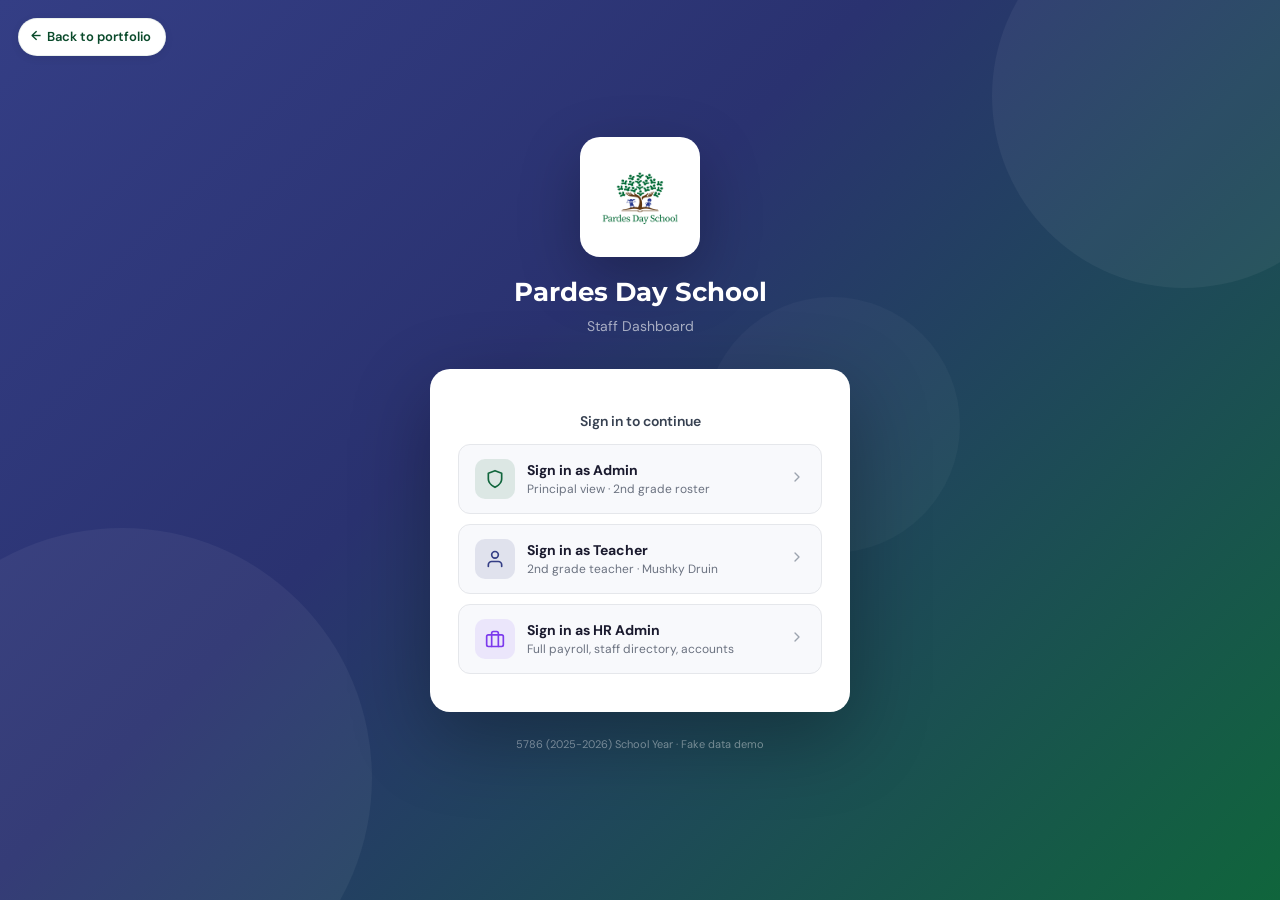
<file: demos/sis-dashboard/index.html>
<!DOCTYPE html>
<html lang="en">
<head>
<meta charset="utf-8">
<meta name="viewport" content="width=device-width, initial-scale=1">
<meta name="theme-color" content="#343e85">
<title>Pardes SIS Dashboard · Demo</title>
<link rel="icon" type="image/svg+xml" href="../../assets/favicon.svg">
<meta name="description" content="Interactive demo of the Pardes Day School SIS Dashboard. Fake data, 21 routes, role switcher.">
<link rel="preconnect" href="https://fonts.googleapis.com">
<link rel="preconnect" href="https://fonts.gstatic.com" crossorigin>
<link href="https://fonts.googleapis.com/css2?family=DM+Sans:wght@400;500;600;700&family=Montserrat:wght@600;700;800&display=swap" rel="stylesheet">
<style>
*, *::before, *::after { box-sizing: border-box; }
html { scroll-behavior: smooth; }
body {
  margin: 0;
  font-family: 'DM Sans', sans-serif;
  background: #f8f9fc;
  color: #1a1a2e;
  -webkit-font-smoothing: antialiased;
  -moz-osx-font-smoothing: grayscale;
  font-size: 14px;
  line-height: 1.5;
}
h1, h2, h3, h4, h5, h6 { font-family: 'Montserrat', sans-serif; margin: 0; }
button { font-family: inherit; cursor: pointer; border: none; background: none; padding: 0; color: inherit; }
input, select, textarea { font-family: inherit; font-size: 14px; }
a { color: inherit; text-decoration: none; }
table { border-collapse: collapse; width: 100%; }

:root {
  --navy: #343e85;
  --navy-light: #4a5298;
  --navy-dark: #2a3270;
  --green: #10653c;
  --green-light: #148a4f;
  --brown: #5e3b1d;
  --offwhite: #f8f9fc;
  --warning: #d97706;
  --danger: #dc2626;
  --border: #e5e7eb;
  --text: #1a1a2e;
  --muted: #6b7280;
}

/* LOGIN */
.login-screen {
  min-height: 100vh;
  background: linear-gradient(135deg, #343e85 0%, #2a3270 40%, #10653c 100%);
  display: flex; align-items: center; justify-content: center;
  padding: 16px; position: relative; overflow: hidden;
}
.login-bg { position: absolute; border-radius: 50%; pointer-events: none; background: rgba(255,255,255,0.05); }
.login-bg.b1 { top: -96px; right: -96px; width: 384px; height: 384px; }
.login-bg.b2 { bottom: -128px; left: -128px; width: 500px; height: 500px; }
.login-bg.b3 { top: 33%; right: 25%; width: 256px; height: 256px; background: rgba(255,255,255,0.03); }
.login-card { position: relative; z-index: 10; width: 100%; max-width: 420px; text-align: center; }
.login-logo {
  width: 120px; height: 120px; margin: 0 auto 16px;
  background: white; border-radius: 20px;
  display: flex; align-items: center; justify-content: center;
  box-shadow: 0 20px 60px rgba(0,0,0,0.25);
  padding: 16px;
}
.login-logo img { width: 100%; height: 100%; object-fit: contain; }
.login-logo-wrap {
  width: 120px; height: 120px; margin: 0 auto 16px;
  background: white; border-radius: 20px;
  display: flex; align-items: center; justify-content: center;
  box-shadow: 0 20px 60px rgba(0,0,0,0.25);
}
.login-title { font-size: 26px; font-weight: 700; color: white; }
.login-subtitle { font-size: 14px; color: rgba(255,255,255,0.6); margin-top: 4px; }
.login-form {
  background: white; border-radius: 20px;
  box-shadow: 0 25px 80px rgba(0,0,0,0.3);
  padding: 28px; margin-top: 32px; text-align: left;
}
.login-form-title { font-size: 14px; font-weight: 600; color: #374151; margin-bottom: 12px; text-align: center; }
.login-role-btn {
  display: flex; align-items: center; gap: 12px;
  width: 100%; padding: 14px 16px; border-radius: 12px;
  background: #f8f9fc; border: 1px solid #e5e7eb;
  margin-bottom: 10px; font-size: 14px; font-weight: 600;
  transition: all 0.15s; text-align: left;
}
.login-role-btn:hover { background: white; border-color: var(--navy); box-shadow: 0 4px 12px rgba(52,62,133,0.15); transform: translateY(-1px); }
.login-role-btn .role-icon {
  width: 40px; height: 40px; border-radius: 10px;
  display: flex; align-items: center; justify-content: center; flex-shrink: 0;
}
.login-role-btn.admin .role-icon { background: rgba(16,101,60,0.12); color: var(--green); }
.login-role-btn.teacher .role-icon { background: rgba(52,62,133,0.12); color: var(--navy); }
.login-role-btn.hr .role-icon { background: rgba(139,92,246,0.12); color: #7c3aed; }
.login-role-btn .role-meta { flex: 1; min-width: 0; }
.login-role-btn .role-name { font-size: 14px; font-weight: 700; color: #1a1a2e; }
.login-role-btn .role-desc { font-size: 12px; font-weight: 400; color: #6b7280; margin-top: 2px; }
.login-role-btn .role-chevron { color: #9ca3af; flex-shrink: 0; }
.login-year { text-align: center; font-size: 11px; color: rgba(255,255,255,0.4); margin-top: 24px; }
/* Back-to-portfolio pill (canonical, identical across all demos) */
.back-pill {
  position: fixed;
  top: 18px;
  left: 18px;
  z-index: 1000;
  background: #ffffff;
  color: #0a4a2b;
  padding: 8px 14px 8px 12px;
  border-radius: 999px;
  font-size: 13px;
  font-weight: 600;
  box-shadow: 0 2px 8px rgba(0,0,0,0.08);
  border: 1px solid rgba(10,74,43,0.08);
  display: inline-flex;
  align-items: center;
  gap: 6px;
  transition: transform 0.15s ease, box-shadow 0.15s ease;
  text-decoration: none;
  font-family: inherit;
}
.back-pill:hover { transform: translateY(-1px); box-shadow: 0 4px 12px rgba(0,0,0,0.12); }
.back-pill .arrow { display: inline-block; transform: translateY(-1px); }

/* SHELL */
.app-shell { min-height: 100vh; }
.main-area { margin-left: 240px; }
@media (max-width: 900px) { .main-area { margin-left: 64px; } }
.main-content { max-width: 1200px; margin: 0 auto; padding: 24px; }
@media (max-width: 640px) { .main-content { padding: 16px; } }

.sidebar {
  position: fixed; left: 0; top: 0; bottom: 0; width: 240px;
  background: linear-gradient(180deg, #343e85 0%, #2a3270 60%, #1e2654 100%);
  z-index: 40; display: flex; flex-direction: column; overflow: hidden;
}
.sidebar-logo { padding: 18px 20px; border-bottom: 1px solid rgba(255,255,255,0.1); display: flex; align-items: center; gap: 10px; }
.sidebar-logo-mark {
  width: 40px; height: 40px; border-radius: 10px; background: white;
  display: flex; align-items: center; justify-content: center;
  padding: 5px; box-shadow: 0 4px 12px rgba(0,0,0,0.2); flex-shrink: 0;
}
.sidebar-logo-mark img { width: 100%; height: 100%; object-fit: contain; }
.sidebar-logo-text h2 { color: white; font-size: 14px; font-weight: 700; letter-spacing: 0.02em; }
.sidebar-logo-text p { color: rgba(255,255,255,0.4); font-size: 11px; margin: 0; }
.sidebar-nav { flex: 1; padding: 12px 10px; overflow-y: auto; }
.sidebar-btn {
  display: flex; align-items: center; gap: 10px;
  width: 100%; padding: 10px 12px; border-radius: 10px;
  color: rgba(255,255,255,0.6); font-size: 13px; font-weight: 500;
  margin-bottom: 2px; transition: all 0.15s; text-align: left;
}
.sidebar-btn:hover { background: rgba(255,255,255,0.08); color: white; }
.sidebar-btn.active {
  background: rgba(255,255,255,0.15); color: white;
  border-left: 3px solid var(--green); padding-left: 9px;
}
.sidebar-btn svg { flex-shrink: 0; }
.sidebar-user { padding: 14px 16px; border-top: 1px solid rgba(255,255,255,0.1); background: rgba(0,0,0,0.1); }
.sidebar-user-row { display: flex; align-items: center; gap: 10px; margin-bottom: 10px; }
.sidebar-user-avatar {
  width: 36px; height: 36px; border-radius: 50%; background: var(--green);
  color: white; display: flex; align-items: center; justify-content: center;
  font-size: 12px; font-weight: 700; flex-shrink: 0;
}
.sidebar-user-info { min-width: 0; flex: 1; }
.sidebar-user-info .name { color: white; font-size: 13px; font-weight: 600; white-space: nowrap; overflow: hidden; text-overflow: ellipsis; }
.sidebar-user-info .role { color: rgba(255,255,255,0.4); font-size: 11px; text-transform: capitalize; }
.sidebar-logout {
  display: flex; align-items: center; gap: 8px; width: 100%;
  padding: 8px 12px; color: rgba(255,255,255,0.5);
  font-size: 13px; border-radius: 10px; transition: all 0.15s;
}
.sidebar-logout:hover { background: rgba(255,255,255,0.1); color: white; }
@media (max-width: 900px) {
  .sidebar { width: 64px; }
  .sidebar-logo-text, .sidebar-btn-label, .sidebar-user-info, .sidebar-logout-label { display: none; }
  .sidebar-logo { padding: 14px; justify-content: center; }
  .sidebar-btn { justify-content: center; padding: 10px; }
  .sidebar-btn.active { padding-left: 10px; border-left: none; border-right: 3px solid var(--green); }
  .sidebar-user-row { justify-content: center; }
}

.topbar {
  position: sticky; top: 0; z-index: 30;
  background: rgba(255,255,255,0.95);
  backdrop-filter: blur(8px); -webkit-backdrop-filter: blur(8px);
  border-bottom: 1px solid var(--border);
}
.topbar-inner {
  display: flex; align-items: center; justify-content: space-between;
  height: 56px; padding: 0 24px; gap: 16px;
}
@media (max-width: 640px) { .topbar-inner { padding: 0 16px; } }
/* .back-link removed \u2014 replaced by global floating .back-pill */
.topbar-title {
  font-size: 17px; font-weight: 700; color: #111827;
  flex: 1; text-align: center;
  white-space: nowrap; overflow: hidden; text-overflow: ellipsis;
}
@media (max-width: 640px) { .topbar-title { font-size: 15px; text-align: left; } }
.user-chip { display: flex; align-items: center; gap: 8px; flex-shrink: 0; }
.user-chip .user-name { font-size: 12px; color: #9ca3af; white-space: nowrap; }
@media (max-width: 640px) { .user-chip .user-name { display: none; } }
.role-pill {
  font-size: 11px; font-weight: 600; padding: 3px 10px;
  border-radius: 999px; display: inline-flex; align-items: center;
}
.role-pill.admin { background: rgba(16,101,60,0.12); color: var(--green); }
.role-pill.teacher { background: rgba(52,62,133,0.12); color: var(--navy); }
.role-pill.hr { background: rgba(139,92,246,0.12); color: #7c3aed; }

.page-header { display: flex; align-items: flex-start; justify-content: space-between; gap: 16px; margin-bottom: 20px; }
.page-header h1 { font-size: 22px; font-weight: 700; color: #111827; }
.page-header .subtitle { font-size: 13px; color: var(--muted); margin-top: 4px; }

.card { background: white; border: 1px solid var(--border); border-radius: 16px; box-shadow: 0 1px 2px rgba(0,0,0,0.04); padding: 20px; }
.card.clickable { cursor: pointer; transition: all 0.15s; }
.card.clickable:hover { border-color: #d1d5db; box-shadow: 0 4px 12px rgba(0,0,0,0.05); }
.card-header { display: flex; align-items: center; justify-content: space-between; margin-bottom: 14px; }
.card-header h3 { font-size: 15px; font-weight: 600; color: #111827; }
.card-header .subtitle { font-size: 12px; color: var(--muted); margin-top: 2px; }

.grid { display: grid; gap: 16px; }
.grid-2 { grid-template-columns: repeat(2, 1fr); }
.grid-3 { grid-template-columns: repeat(3, 1fr); }
.grid-4 { grid-template-columns: repeat(4, 1fr); }
.grid-5 { grid-template-columns: repeat(5, 1fr); }
@media (max-width: 900px) { .grid-3, .grid-4, .grid-5 { grid-template-columns: repeat(2, 1fr); } }
@media (max-width: 640px) { .grid-2, .grid-3, .grid-4 { grid-template-columns: 1fr; } .grid-5 { grid-template-columns: repeat(2, 1fr); } }
.stack { display: flex; flex-direction: column; gap: 16px; }
.row { display: flex; align-items: center; gap: 8px; }
.mb-2 { margin-bottom: 8px; } .mb-3 { margin-bottom: 12px; } .mb-4 { margin-bottom: 16px; } .mb-5 { margin-bottom: 20px; } .mb-6 { margin-bottom: 24px; }
.mt-2 { margin-top: 8px; } .mt-3 { margin-top: 12px; } .mt-4 { margin-top: 16px; }

.btn {
  display: inline-flex; align-items: center; gap: 6px;
  padding: 8px 14px; border-radius: 10px;
  font-size: 13px; font-weight: 600;
  transition: all 0.15s; border: 1px solid transparent;
}
.btn-primary { background: var(--navy); color: white; }
.btn-primary:hover { background: var(--navy-dark); }
.btn-secondary { background: white; color: #374151; border-color: var(--border); }
.btn-secondary:hover { background: #f9fafb; }
.btn-success { background: var(--green); color: white; }
.btn-success:hover { background: #0c5430; }
.btn-danger { background: var(--danger); color: white; }
.btn-danger:hover { background: #b91c1c; }
.btn-ghost { background: transparent; color: var(--muted); }
.btn-ghost:hover { background: #f3f4f6; color: #374151; }
.btn-sm { padding: 6px 10px; font-size: 12px; }

.input, .select, .textarea {
  width: 100%; padding: 9px 12px;
  border: 1px solid var(--border); border-radius: 10px;
  font-size: 14px; background: white; color: #111827;
  transition: all 0.15s;
}
.input:focus, .select:focus, .textarea:focus {
  outline: none; border-color: var(--navy); box-shadow: 0 0 0 3px rgba(52,62,133,0.15);
}
.textarea { resize: vertical; min-height: 80px; font-family: inherit; }
.label { display: block; font-size: 13px; font-weight: 500; color: #374151; margin-bottom: 6px; }
.form-row { display: flex; gap: 12px; }
.form-row > * { flex: 1; }
@media (max-width: 640px) { .form-row { flex-direction: column; } }

.badge {
  display: inline-flex; align-items: center; gap: 4px;
  padding: 2px 8px; border-radius: 999px;
  font-size: 11px; font-weight: 600;
}
.badge-navy { background: rgba(52,62,133,0.12); color: var(--navy); }
.badge-green { background: rgba(16,101,60,0.12); color: var(--green); }
.badge-red { background: rgba(220,38,38,0.1); color: var(--danger); }
.badge-yellow { background: rgba(217,119,6,0.12); color: var(--warning); }
.badge-brown { background: rgba(94,59,29,0.12); color: var(--brown); }
.badge-gray { background: #f3f4f6; color: #4b5563; }
.badge-blue { background: rgba(59,130,246,0.12); color: #1d4ed8; }
.badge-purple { background: rgba(139,92,246,0.12); color: #7c3aed; }

.table-card { padding: 0; overflow: hidden; }
table.data-table { font-size: 13px; }
.data-table thead { background: #f9fafb; }
.data-table th { text-align: left; padding: 10px 14px; font-size: 11px; font-weight: 600; color: var(--muted); text-transform: uppercase; letter-spacing: 0.03em; border-bottom: 1px solid var(--border); white-space: nowrap; }
.data-table th.sortable { cursor: pointer; user-select: none; }
.data-table th.sortable:hover { background: #f3f4f6; }
.data-table td { padding: 11px 14px; border-bottom: 1px solid #f3f4f6; color: #374151; vertical-align: middle; }
.data-table tr:last-child td { border-bottom: none; }
.data-table tbody tr.clickable { cursor: pointer; }
.data-table tbody tr.clickable:hover { background: #f9fafb; }

.divider { border-top: 1px solid var(--border); margin: 16px 0; }
.muted { color: var(--muted); } .small { font-size: 12px; } .xs { font-size: 11px; }
.empty-state { text-align: center; padding: 40px 20px; }
.empty-state svg { color: #d1d5db; margin-bottom: 8px; }
.empty-state h3 { font-size: 15px; font-weight: 600; color: #374151; margin-bottom: 4px; }
.empty-state p { color: var(--muted); font-size: 13px; margin: 0; }

.stat-card { background: white; border: 1px solid var(--border); border-radius: 12px; padding: 14px; display: flex; align-items: flex-start; gap: 10px; }
.stat-card.clickable { cursor: pointer; transition: all 0.15s; }
.stat-card.clickable:hover { border-color: #d1d5db; box-shadow: 0 4px 12px rgba(0,0,0,0.05); }
.stat-card .stat-icon { width: 36px; height: 36px; border-radius: 10px; display: flex; align-items: center; justify-content: center; flex-shrink: 0; }
.stat-card.navy .stat-icon { background: rgba(52,62,133,0.12); color: var(--navy); }
.stat-card.green .stat-icon { background: rgba(16,101,60,0.12); color: var(--green); }
.stat-card.brown .stat-icon { background: rgba(94,59,29,0.12); color: var(--brown); }
.stat-card.gray .stat-icon { background: #f3f4f6; color: #4b5563; }
.stat-card .stat-value { font-family: 'Montserrat', sans-serif; font-size: 24px; font-weight: 700; color: #111827; line-height: 1; }
.stat-card .stat-label { font-size: 11px; color: var(--muted); margin-top: 4px; }

.dot { width: 8px; height: 8px; border-radius: 50%; display: inline-block; flex-shrink: 0; }
.dot-green { background: #10b981; } .dot-yellow { background: #eab308; } .dot-red { background: #ef4444; }
.dot-gray { background: #9ca3af; } .dot-blue { background: #3b82f6; } .dot-orange { background: #f97316; }

.toast-container { position: fixed; bottom: 24px; right: 24px; z-index: 100; display: flex; flex-direction: column; gap: 8px; pointer-events: none; }
.toast { background: #111827; color: white; padding: 10px 16px; border-radius: 10px; font-size: 13px; font-weight: 500; box-shadow: 0 10px 25px rgba(0,0,0,0.2); animation: slide-in 0.25s ease-out; pointer-events: auto; }
.toast.success { background: #065f46; } .toast.error { background: #991b1b; }
@keyframes slide-in { from { opacity: 0; transform: translateY(20px); } to { opacity: 1; transform: translateY(0); } }

.tabs { display: flex; gap: 4px; background: #f3f4f6; padding: 4px; border-radius: 10px; overflow-x: auto; }
.tabs::-webkit-scrollbar { display: none; }
.tab { padding: 7px 14px; border-radius: 8px; font-size: 13px; font-weight: 500; color: var(--muted); transition: all 0.15s; white-space: nowrap; }
.tab:hover { color: #111827; background: #e5e7eb; }
.tab.active { background: var(--navy); color: white; font-weight: 600; box-shadow: 0 1px 3px rgba(0,0,0,0.1); }

.pill { padding: 6px 12px; border-radius: 999px; font-size: 12px; font-weight: 500; background: #f3f4f6; color: #4b5563; transition: all 0.15s; }
.pill:hover { background: #e5e7eb; } .pill.active { background: var(--navy); color: white; }

.progress-bar { height: 10px; border-radius: 999px; background: #f3f4f6; overflow: hidden; }
.progress-bar > div { height: 100%; border-radius: 999px; transition: width 0.5s ease; }

.search-wrap { position: relative; }
.search-wrap svg { position: absolute; left: 12px; top: 50%; transform: translateY(-50%); color: #9ca3af; pointer-events: none; }
.search-wrap .input { padding-left: 36px; }

.access-denied { text-align: center; padding: 60px 20px; }
.access-denied .icon { width: 72px; height: 72px; border-radius: 50%; background: #fef3c7; color: var(--warning); display: flex; align-items: center; justify-content: center; margin: 0 auto 16px; }
.access-denied h2 { font-size: 22px; font-weight: 700; color: #111827; margin-bottom: 6px; }
.access-denied p { font-size: 14px; color: var(--muted); margin-bottom: 20px; }

.calendar-grid { display: grid; grid-template-columns: repeat(7, 1fr); gap: 4px; }
.calendar-cell {
  aspect-ratio: 1; border-radius: 8px;
  display: flex; flex-direction: column; align-items: center; justify-content: center;
  font-size: 13px; font-weight: 500; background: white; color: #374151;
  transition: all 0.15s; border: 1px solid transparent; padding: 4px;
}
.calendar-cell.empty { background: transparent; }
.calendar-cell.weekend { background: #f9fafb; color: #9ca3af; }
.calendar-cell.today { border-color: var(--navy); }
.calendar-cell.has-pto { cursor: pointer; }
.calendar-cell.has-pto:hover { transform: scale(1.05); box-shadow: 0 2px 6px rgba(0,0,0,0.08); }
.calendar-cell.level-1 { background: #dbeafe; color: #1e40af; }
.calendar-cell.level-2 { background: #fef3c7; color: #92400e; }
.calendar-cell.level-3 { background: #fee2e2; color: #991b1b; }
.calendar-cell.selected { background: var(--navy); color: white; }
.calendar-cell .count { font-size: 9px; font-weight: 700; margin-top: 1px; }

.chip-link { display: flex; align-items: center; justify-content: space-between; padding: 10px 12px; border-radius: 8px; transition: all 0.15s; }
.chip-link:hover { background: #f9fafb; color: var(--navy); }

.avatar-round {
  width: 40px; height: 40px; border-radius: 50%;
  background: rgba(52,62,133,0.12); color: var(--navy);
  display: flex; align-items: center; justify-content: center;
  font-size: 13px; font-weight: 600; flex-shrink: 0;
}
.avatar-round.lg { width: 72px; height: 72px; font-size: 22px; background: var(--navy); color: white; }

.bar-row { display: flex; align-items: center; gap: 12px; }
.bar-row .label { width: 140px; font-size: 13px; flex-shrink: 0; margin-bottom: 0; }
.bar-row .bar { flex: 1; height: 24px; background: #f3f4f6; border-radius: 999px; overflow: hidden; }
.bar-row .bar > div { height: 100%; background: var(--navy); border-radius: 999px; transition: width 0.5s ease; }
.bar-row .value { width: 32px; text-align: right; font-weight: 600; font-size: 13px; }

.ai-box {
  background: linear-gradient(135deg, rgba(52,62,133,0.06) 0%, rgba(16,101,60,0.06) 100%);
  border: 1px solid rgba(52,62,133,0.2);
  border-radius: 16px; padding: 18px;
}
.ai-box-title { font-size: 14px; font-weight: 600; color: var(--navy); margin-bottom: 10px; }
.ai-response { background: white; border-radius: 10px; padding: 14px; border: 1px solid var(--border); margin-top: 12px; font-size: 13px; line-height: 1.6; }

.tabular-nums { font-variant-numeric: tabular-nums; }

.inline-edit { display: flex; gap: 6px; align-items: center; margin-top: 8px; padding-top: 8px; border-top: 1px solid #f3f4f6; }
.inline-edit input, .inline-edit select { padding: 4px 8px; font-size: 12px; }
.icon-btn { width: 28px; height: 28px; display: flex; align-items: center; justify-content: center; border-radius: 6px; transition: all 0.15s; }
.icon-btn:hover { background: #f3f4f6; }
.icon-btn.green { background: var(--green); color: white; }
.icon-btn.green:hover { background: #0c5430; }
.icon-btn.gray { background: #e5e7eb; color: #4b5563; }

@media print {
  .sidebar, .topbar, .btn, .tabs { display: none !important; }
  .main-area { margin-left: 0; }
}
</style>
</head>
<body>
<!-- Back to portfolio pill (canonical, always visible) -->
<a class="back-pill" href="../../index.html" aria-label="Back to portfolio"
   onclick="if(window.history.length>1){event.preventDefault();window.history.back();}">
  <span class="arrow">&larr;</span> Back to portfolio
</a>
<div id="root"></div>
<div id="toast-container" class="toast-container"></div>

<script>
/* ICONS */
function svg(path, size) {
  const s = size || 16;
  return `<svg width="${s}" height="${s}" viewBox="0 0 24 24" fill="none" stroke="currentColor" stroke-width="2" stroke-linecap="round" stroke-linejoin="round">${path}</svg>`;
}
const I = {
  home: s=>svg('<path d="M3 9l9-7 9 7v11a2 2 0 0 1-2 2h-4V12h-6v10H5a2 2 0 0 1-2-2z"/>',s),
  users: s=>svg('<path d="M17 21v-2a4 4 0 0 0-4-4H5a4 4 0 0 0-4 4v2"/><circle cx="9" cy="7" r="4"/><path d="M23 21v-2a4 4 0 0 0-3-3.87"/><path d="M16 3.13a4 4 0 0 1 0 7.75"/>',s),
  user: s=>svg('<path d="M20 21v-2a4 4 0 0 0-4-4H8a4 4 0 0 0-4 4v2"/><circle cx="12" cy="7" r="4"/>',s),
  cap: s=>svg('<path d="M22 10v6M2 10l10-5 10 5-10 5z"/><path d="M6 12v5c3 3 9 3 12 0v-5"/>',s),
  clock: s=>svg('<circle cx="12" cy="12" r="10"/><polyline points="12 6 12 12 16 14"/>',s),
  alert: s=>svg('<path d="M10.29 3.86L1.82 18a2 2 0 0 0 1.71 3h16.94a2 2 0 0 0 1.71-3L13.71 3.86a2 2 0 0 0-3.42 0z"/><line x1="12" y1="9" x2="12" y2="13"/><line x1="12" y1="17" x2="12.01" y2="17"/>',s),
  file: s=>svg('<path d="M14 2H6a2 2 0 0 0-2 2v16a2 2 0 0 0 2 2h12a2 2 0 0 0 2-2V8z"/><polyline points="14 2 14 8 20 8"/>',s),
  dollar: s=>svg('<line x1="12" y1="1" x2="12" y2="23"/><path d="M17 5H9.5a3.5 3.5 0 0 0 0 7h5a3.5 3.5 0 0 1 0 7H6"/>',s),
  calendar: s=>svg('<rect x="3" y="4" width="18" height="18" rx="2"/><line x1="16" y1="2" x2="16" y2="6"/><line x1="8" y1="2" x2="8" y2="6"/><line x1="3" y1="10" x2="21" y2="10"/>',s),
  key: s=>svg('<circle cx="8" cy="15" r="4"/><path d="M10.85 12.15L19 4"/><path d="M18 5l2 2"/><path d="M15 8l2 2"/>',s),
  settings: s=>svg('<circle cx="12" cy="12" r="3"/><path d="M12 1v6m0 10v6M4.22 4.22l4.24 4.24m7.08 7.08l4.24 4.24M1 12h6m10 0h6M4.22 19.78l4.24-4.24m7.08-7.08l4.24-4.24"/>',s),
  folder: s=>svg('<path d="M22 19a2 2 0 0 1-2 2H4a2 2 0 0 1-2-2V5a2 2 0 0 1 2-2h5l2 3h9a2 2 0 0 1 2 2z"/>',s),
  msg: s=>svg('<path d="M21 15a2 2 0 0 1-2 2H7l-4 4V5a2 2 0 0 1 2-2h14a2 2 0 0 1 2 2z"/>',s),
  briefcase: s=>svg('<rect x="2" y="7" width="20" height="14" rx="2" ry="2"/><path d="M16 21V5a2 2 0 0 0-2-2h-4a2 2 0 0 0-2 2v16"/>',s),
  calCheck: s=>svg('<rect x="3" y="4" width="18" height="18" rx="2"/><line x1="16" y1="2" x2="16" y2="6"/><line x1="8" y1="2" x2="8" y2="6"/><line x1="3" y1="10" x2="21" y2="10"/><path d="m9 16 2 2 4-4"/>',s),
  shield: s=>svg('<path d="M12 22s8-4 8-10V5l-8-3-8 3v7c0 6 8 10 8 10z"/>',s),
  userCheck: s=>svg('<path d="M16 21v-2a4 4 0 0 0-4-4H5a4 4 0 0 0-4 4v2"/><circle cx="8.5" cy="7" r="4"/><polyline points="17 11 19 13 23 9"/>',s),
  userPlus: s=>svg('<path d="M16 21v-2a4 4 0 0 0-4-4H5a4 4 0 0 0-4 4v2"/><circle cx="8.5" cy="7" r="4"/><line x1="20" y1="8" x2="20" y2="14"/><line x1="23" y1="11" x2="17" y2="11"/>',s),
  cake: s=>svg('<path d="M20 21v-8a2 2 0 0 0-2-2H6a2 2 0 0 0-2 2v8"/><path d="M4 16s.5-1 2-1 2.5 2 4 2 2.5-2 4-2 2.5 2 4 2 2-1 2-1"/><path d="M2 21h20"/><path d="M7 8v3M12 8v3M17 8v3"/>',s),
  refresh: s=>svg('<polyline points="23 4 23 10 17 10"/><path d="M20.49 15a9 9 0 1 1-2.12-9.36L23 10"/>',s),
  chevR: s=>svg('<polyline points="9 18 15 12 9 6"/>',s),
  chevL: s=>svg('<polyline points="15 18 9 12 15 6"/>',s),
  chevD: s=>svg('<polyline points="6 9 12 15 18 9"/>',s),
  chevU: s=>svg('<polyline points="18 15 12 9 6 15"/>',s),
  plus: s=>svg('<line x1="12" y1="5" x2="12" y2="19"/><line x1="5" y1="12" x2="19" y2="12"/>',s),
  x: s=>svg('<line x1="18" y1="6" x2="6" y2="18"/><line x1="6" y1="6" x2="18" y2="18"/>',s),
  check: s=>svg('<polyline points="20 6 9 17 4 12"/>',s),
  pencil: s=>svg('<path d="M12 20h9"/><path d="M16.5 3.5a2.121 2.121 0 1 1 3 3L7 19l-4 1 1-4L16.5 3.5z"/>',s),
  search: s=>svg('<circle cx="11" cy="11" r="8"/><line x1="21" y1="21" x2="16.65" y2="16.65"/>',s),
  logout: s=>svg('<path d="M9 21H5a2 2 0 0 1-2-2V5a2 2 0 0 1 2-2h4"/><polyline points="16 17 21 12 16 7"/><line x1="21" y1="12" x2="9" y2="12"/>',s),
  download: s=>svg('<path d="M21 15v4a2 2 0 0 1-2 2H5a2 2 0 0 1-2-2v-4"/><polyline points="7 10 12 15 17 10"/><line x1="12" y1="15" x2="12" y2="3"/>',s),
  printer: s=>svg('<polyline points="6 9 6 2 18 2 18 9"/><path d="M6 18H4a2 2 0 0 1-2-2v-5a2 2 0 0 1 2-2h16a2 2 0 0 1 2 2v5a2 2 0 0 1-2 2h-2"/><rect x="6" y="14" width="12" height="8"/>',s),
  ext: s=>svg('<path d="M18 13v6a2 2 0 0 1-2 2H5a2 2 0 0 1-2-2V8a2 2 0 0 1 2-2h6"/><polyline points="15 3 21 3 21 9"/><line x1="10" y1="14" x2="21" y2="3"/>',s),
  send: s=>svg('<line x1="22" y1="2" x2="11" y2="13"/><polygon points="22 2 15 22 11 13 2 9 22 2"/>',s),
  sparkles: s=>svg('<path d="M12 3l1.9 5.8 5.8 1.9-5.8 1.9L12 18l-1.9-5.8-5.8-1.9 5.8-1.9z"/>',s),
  togOn: s=>svg('<rect x="1" y="5" width="22" height="14" rx="7"/><circle cx="16" cy="12" r="3" fill="currentColor"/>',s),
  togOff: s=>svg('<rect x="1" y="5" width="22" height="14" rx="7"/><circle cx="8" cy="12" r="3" fill="currentColor"/>',s),
  phone: s=>svg('<path d="M22 16.92v3a2 2 0 0 1-2.18 2 19.79 19.79 0 0 1-8.63-3.07 19.5 19.5 0 0 1-6-6 19.79 19.79 0 0 1-3.07-8.67A2 2 0 0 1 4.11 2h3a2 2 0 0 1 2 1.72 12.84 12.84 0 0 0 .7 2.81 2 2 0 0 1-.45 2.11L8.09 9.91a16 16 0 0 0 6 6l1.27-1.27a2 2 0 0 1 2.11-.45 12.84 12.84 0 0 0 2.81.7A2 2 0 0 1 22 16.92z"/>',s),
  mail: s=>svg('<path d="M4 4h16c1.1 0 2 .9 2 2v12c0 1.1-.9 2-2 2H4c-1.1 0-2-.9-2-2V6c0-1.1.9-2 2-2z"/><polyline points="22,6 12,13 2,6"/>',s),
  pin: s=>svg('<path d="M21 10c0 7-9 13-9 13s-9-6-9-13a9 9 0 0 1 18 0z"/><circle cx="12" cy="10" r="3"/>',s),
  back: s=>svg('<line x1="19" y1="12" x2="5" y2="12"/><polyline points="12 19 5 12 12 5"/>',s),
  db: s=>svg('<ellipse cx="12" cy="5" rx="9" ry="3"/><path d="M3 5v14a9 3 0 0 0 18 0V5"/><path d="M3 12a9 3 0 0 0 18 0"/>',s),
  sheet: s=>svg('<rect x="3" y="3" width="18" height="18" rx="2"/><line x1="9" y1="3" x2="9" y2="21"/><line x1="3" y1="9" x2="21" y2="9"/><line x1="3" y1="15" x2="21" y2="15"/>',s),
  book: s=>svg('<path d="M4 19.5A2.5 2.5 0 0 1 6.5 17H20"/><path d="M6.5 2H20v20H6.5A2.5 2.5 0 0 1 4 19.5v-15A2.5 2.5 0 0 1 6.5 2z"/>',s),
  clipboard: s=>svg('<path d="M9 2h6a2 2 0 0 1 2 2v2H7V4a2 2 0 0 1 2-2z"/><rect x="5" y="4" width="14" height="18" rx="2"/>',s),
};
</script>
<script id="state-and-data">
/* FAKE DATA */
const STUDENTS = [
  { id: 'stu-01', firstName: 'Alef', lastName: 'Cohen', fullName: 'Alef Cohen', grade: '2', gender: 'M', division: 'Elementary', className: '2nd Grade', dob: '2018-11-16', status: 'Active', family: { id: 'fam-01', displayName: 'Cohen Family', parentName1: 'Sarah Cohen', parentName2: 'Michael Cohen', parentPhone1: '(617) 555-0101', parentPhone2: '(617) 555-0102', parentEmail1: 'sarah.cohen@example.com', parentEmail2: 'michael.cohen@example.com', siblingNames: 'Bet Cohen', siblingIds: 'stu-02' }, address1: '12 Maple Street', address2: 'Newton, MA 02459' },
  { id: 'stu-02', firstName: 'Bet', lastName: 'Levi', fullName: 'Bet Levi', grade: '2', gender: 'F', division: 'Elementary', className: '2nd Grade', dob: '2018-03-22', status: 'Active', family: { id: 'fam-02', displayName: 'Levi Family', parentName1: 'Rachel Levi', parentPhone1: '(617) 555-0201', parentEmail1: 'rachel.levi@example.com' }, address1: '88 Oak Lane' },
  { id: 'stu-03', firstName: 'Gimel', lastName: 'Katz', fullName: 'Gimel Katz', grade: '2', gender: 'M', division: 'Elementary', className: '2nd Grade', dob: '2018-07-08', status: 'Active', family: { id: 'fam-03', displayName: 'Katz Family', parentName1: 'Dena Katz', parentName2: 'Aaron Katz', parentPhone1: '(617) 555-0301', parentEmail1: 'dena.katz@example.com' }, address1: '4 Elm Court' },
  { id: 'stu-04', firstName: 'Daled', lastName: 'Rosen', fullName: 'Daled Rosen', grade: '2', gender: 'F', division: 'Elementary', className: '2nd Grade', dob: '2018-01-30', status: 'Active', family: { id: 'fam-04', displayName: 'Rosen Family', parentName1: 'Mimi Rosen', parentName2: 'Eli Rosen', parentPhone1: '(617) 555-0401', parentEmail1: 'mimi.rosen@example.com' } },
  { id: 'stu-05', firstName: 'Hey', lastName: 'Stein', fullName: 'Hey Stein', grade: '2', gender: 'F', division: 'Elementary', className: '2nd Grade', dob: '2018-09-12', status: 'Active', family: { id: 'fam-05', displayName: 'Stein Family', parentName1: 'Leah Stein', parentPhone1: '(617) 555-0501', parentEmail1: 'leah.stein@example.com' } },
  { id: 'stu-06', firstName: 'Vav', lastName: 'Gold', fullName: 'Vav Gold', grade: '2', gender: 'M', division: 'Elementary', className: '2nd Grade', dob: '2018-05-04', status: 'Active', family: { id: 'fam-06', displayName: 'Gold Family', parentName1: 'Tali Gold', parentName2: 'Dov Gold', parentPhone1: '(617) 555-0601', parentEmail1: 'tali.gold@example.com' } },
  { id: 'stu-07', firstName: 'Zayin', lastName: 'Klein', fullName: 'Zayin Klein', grade: '2', gender: 'M', division: 'Elementary', className: '2nd Grade', dob: '2018-12-19', status: 'Active', family: { id: 'fam-07', displayName: 'Klein Family', parentName1: 'Sharon Klein', parentPhone1: '(617) 555-0701', parentEmail1: 'sharon.klein@example.com' } },
  { id: 'stu-08', firstName: 'Chet', lastName: 'Shapiro', fullName: 'Chet Shapiro', grade: '2', gender: 'F', division: 'Elementary', className: '2nd Grade', dob: '2018-02-27', status: 'Active', family: { id: 'fam-08', displayName: 'Shapiro Family', parentName1: 'Nomi Shapiro', parentName2: 'Shmuel Shapiro', parentPhone1: '(617) 555-0801', parentEmail1: 'nomi.shapiro@example.com' } },
  { id: 'stu-09', firstName: 'Tet', lastName: 'Friedman', fullName: 'Tet Friedman', grade: '2', gender: 'M', division: 'Elementary', className: '2nd Grade', dob: '2018-06-15', status: 'Active', family: { id: 'fam-09', displayName: 'Friedman Family', parentName1: 'Ruth Friedman', parentPhone1: '(617) 555-0901', parentEmail1: 'ruth.friedman@example.com' } },
  { id: 'stu-10', firstName: 'Yud', lastName: 'Berg', fullName: 'Yud Berg', grade: '2', gender: 'F', division: 'Elementary', className: '2nd Grade', dob: '2018-10-03', status: 'Active', family: { id: 'fam-10', displayName: 'Berg Family', parentName1: 'Shoshi Berg', parentName2: 'David Berg', parentPhone1: '(617) 555-1001', parentEmail1: 'shoshi.berg@example.com' } },
];

const STAFF = [
  { name: 'Levi Druin', firstName: 'Levi', lastName: 'Druin', title: 'Principal', department: 'Administration', division: 'School-Wide', email: 'levi.druin@pardes.org', status: 'Present', clockIn: '7:42 AM', clockOut: null, scheduledStart: '7:45 AM', lateMins: 0, earlyOutMins: 0 },
  { name: 'Katy Horowitz', firstName: 'Katy', lastName: 'Horowitz', title: 'HR Director', department: 'Administration', division: 'School-Wide', email: 'katy.horowitz@pardes.org', status: 'Present', clockIn: '7:55 AM', clockOut: null, scheduledStart: '8:00 AM', lateMins: 0, earlyOutMins: 0 },
  { name: 'Sara Eichberg', firstName: 'Sara', lastName: 'Eichberg', title: 'Assistant Principal', department: 'Administration', division: 'Elementary', email: 'sara.eichberg@pardes.org', status: 'Present', clockIn: '8:01 AM', clockOut: null, scheduledStart: '8:00 AM', lateMins: 1, earlyOutMins: 0 },
  { name: 'Mushky Druin', firstName: 'Mushky', lastName: 'Druin', title: '2nd Grade Teacher', department: 'Elementary', division: 'Elementary', email: 'mushky.druin@pardes.org', status: 'Present', clockIn: '8:05 AM', clockOut: null, scheduledStart: '8:00 AM', lateMins: 5, earlyOutMins: 0 },
  { name: 'Rivka Mendel', firstName: 'Rivka', lastName: 'Mendel', title: 'Kindergarten Teacher', department: 'Elementary', division: 'Elementary', email: 'rivka.mendel@pardes.org', status: 'Late', clockIn: '8:22 AM', clockOut: null, scheduledStart: '8:00 AM', lateMins: 22, earlyOutMins: 0 },
  { name: 'Chava Goldberg', firstName: 'Chava', lastName: 'Goldberg', title: '1st Grade Teacher', department: 'Elementary', division: 'Elementary', email: 'chava.goldberg@pardes.org', status: 'Present', clockIn: '7:58 AM', clockOut: null, scheduledStart: '8:00 AM', lateMins: 0, earlyOutMins: 0 },
  { name: 'Miriam Fishel', firstName: 'Miriam', lastName: 'Fishel', title: '3rd Grade Teacher', department: 'Elementary', division: 'Elementary', email: 'miriam.fishel@pardes.org', status: 'Late', clockIn: '8:08 AM', clockOut: null, scheduledStart: '8:00 AM', lateMins: 8, earlyOutMins: 0 },
  { name: 'Dina Wolff', firstName: 'Dina', lastName: 'Wolff', title: '4th Grade Teacher', department: 'Elementary', division: 'Elementary', email: 'dina.wolff@pardes.org', status: 'Present', clockIn: '7:50 AM', clockOut: null, scheduledStart: '8:00 AM', lateMins: 0, earlyOutMins: 0 },
  { name: 'Yael Kapler', firstName: 'Yael', lastName: 'Kapler', title: '5th Grade Teacher', department: 'Elementary', division: 'Elementary', email: 'yael.kapler@pardes.org', status: 'Not Yet Arrived', clockIn: null, clockOut: null, scheduledStart: '8:00 AM', lateMins: 0, earlyOutMins: 0 },
  { name: 'Tamar Gross', firstName: 'Tamar', lastName: 'Gross', title: 'Daisies Teacher (PK2)', department: 'Gan Katan', division: 'Gan Katan', email: 'tamar.gross@pardes.org', status: 'Present', clockIn: '8:30 AM', clockOut: null, scheduledStart: '8:30 AM', lateMins: 0, earlyOutMins: 0 },
  { name: 'Bracha Weinstein', firstName: 'Bracha', lastName: 'Weinstein', title: 'Sunflowers Teacher (PK3)', department: 'Gan Katan', division: 'Gan Katan', email: 'bracha.weinstein@pardes.org', status: 'Present', clockIn: '8:28 AM', clockOut: null, scheduledStart: '8:30 AM', lateMins: 0, earlyOutMins: 0 },
  { name: 'Ester Fried', firstName: 'Ester', lastName: 'Fried', title: 'Caterpillars Teacher (PK4)', department: 'Gan Katan', division: 'Gan Katan', email: 'ester.fried@pardes.org', status: 'Late + Early Out', clockIn: '8:45 AM', clockOut: '2:30 PM', scheduledStart: '8:30 AM', lateMins: 15, earlyOutMins: 30 },
  { name: 'Yosef Levin', firstName: 'Yosef', lastName: 'Levin', title: 'Judaic Studies Teacher', department: 'Judaic Studies', division: 'Elementary', email: 'yosef.levin@pardes.org', status: 'Present', clockIn: '8:00 AM', clockOut: null, scheduledStart: '8:00 AM', lateMins: 0, earlyOutMins: 0 },
  { name: 'Esther Kahn', firstName: 'Esther', lastName: 'Kahn', title: 'Art Teacher', department: 'Specials', division: 'School-Wide', email: 'esther.kahn@pardes.org', status: 'Early Out', clockIn: '8:00 AM', clockOut: '1:45 PM', scheduledStart: '8:00 AM', lateMins: 0, earlyOutMins: 15 },
  { name: 'Shimon Kaplan', firstName: 'Shimon', lastName: 'Kaplan', title: 'PE Teacher', department: 'Specials', division: 'School-Wide', email: 'shimon.kaplan@pardes.org', status: 'Present', clockIn: '8:02 AM', clockOut: null, scheduledStart: '8:00 AM', lateMins: 2, earlyOutMins: 0 },
  { name: 'Batya Stern', firstName: 'Batya', lastName: 'Stern', title: 'Office Manager', department: 'Administration', division: 'School-Wide', email: 'batya.stern@pardes.org', status: 'Present', clockIn: '7:45 AM', clockOut: null, scheduledStart: '8:00 AM', lateMins: 0, earlyOutMins: 0 },
];

let INCIDENTS = [
  { incident_id: 'inc-01', student_name: 'Gimel Katz', reported_by: 'Mushky Druin', content: 'Pushed another student during recess when they took his ball. Calmed down quickly after discussion.', timestamp: '2026-04-22', resolved_by: null, resolved_at: null, resolution_notes: '' },
  { incident_id: 'inc-02', student_name: 'Chet Shapiro', reported_by: 'Miriam Fishel', content: 'Repeatedly interrupted lesson despite reminders. Needed to be moved to a separate desk.', timestamp: '2026-04-21', resolved_by: null, resolved_at: null, resolution_notes: '' },
  { incident_id: 'inc-03', student_name: 'Alef Cohen', reported_by: 'Mushky Druin', content: 'Refused to participate in group activity and cried when prompted.', timestamp: '2026-04-20', resolved_by: 'Levi Druin', resolved_at: '2026-04-20', resolution_notes: 'Spoke with student and parent. Agreed to a sensory break schedule.' },
  { incident_id: 'inc-04', student_name: 'Tet Friedman', reported_by: 'Shimon Kaplan', content: 'Hit another student with a ball on purpose during PE. Sat out remainder of class.', timestamp: '2026-04-19', resolved_by: 'Sara Eichberg', resolved_at: '2026-04-19', resolution_notes: 'Student apologized in writing. Parent contacted.' },
  { incident_id: 'inc-05', student_name: 'Bet Levi', reported_by: 'Mushky Druin', content: 'Using unkind words toward classmate during lunch.', timestamp: '2026-04-18', resolved_by: null, resolved_at: null, resolution_notes: '' },
];

let PTO_REQUESTS = [
  { requestId: 'pto-01', staffName: 'Rivka Mendel', department: 'Elementary', title: 'Kindergarten Teacher', dateStart: '2026-05-04', dateEnd: '2026-05-04', ptoType: 'Full Day', reasonCategory: 'Personal', notes: 'Doctor appointment for child', status: 'Pending', dateSubmitted: '2026-04-22' },
  { requestId: 'pto-02', staffName: 'Chava Goldberg', department: 'Elementary', title: '1st Grade Teacher', dateStart: '2026-05-11', dateEnd: '2026-05-12', ptoType: 'Full Day', reasonCategory: 'Family', notes: 'Out of town family wedding', status: 'Pending', dateSubmitted: '2026-04-20' },
  { requestId: 'pto-03', staffName: 'Dina Wolff', department: 'Elementary', title: '4th Grade Teacher', dateStart: '2026-05-15', dateEnd: '2026-05-15', ptoType: 'Half Day PM', reasonCategory: 'Personal', notes: 'Leaving at 12pm for errand', status: 'Approved', dateSubmitted: '2026-04-15', approvedBy: 'Katy Horowitz', approvedDate: '2026-04-16' },
  { requestId: 'pto-04', staffName: 'Miriam Fishel', department: 'Elementary', title: '3rd Grade Teacher', dateStart: '2026-05-21', dateEnd: '2026-05-21', ptoType: 'Full Day', reasonCategory: 'Sick', notes: '', status: 'Approved', dateSubmitted: '2026-04-10', approvedBy: 'Katy Horowitz', approvedDate: '2026-04-10' },
  { requestId: 'pto-05', staffName: 'Ester Fried', department: 'Gan Katan', title: 'Caterpillars Teacher', dateStart: '2026-04-30', dateEnd: '2026-04-30', ptoType: 'Full Day', reasonCategory: 'Sick', notes: '', status: 'Approved', dateSubmitted: '2026-04-28', approvedBy: 'Katy Horowitz', approvedDate: '2026-04-28' },
  { requestId: 'pto-06', staffName: 'Shimon Kaplan', department: 'Specials', title: 'PE Teacher', dateStart: '2026-04-14', dateEnd: '2026-04-14', ptoType: 'Full Day', reasonCategory: 'Personal', notes: 'Personal business', status: 'Denied', dateSubmitted: '2026-04-01', denialReason: 'Field day conflict - need PE coverage.' },
  { requestId: 'pto-07', staffName: 'Yael Kapler', department: 'Elementary', title: '5th Grade Teacher', dateStart: '2026-05-28', dateEnd: '2026-05-29', ptoType: 'Full Day', reasonCategory: 'Religious', notes: 'Yom Tov observance', status: 'Pending', dateSubmitted: '2026-04-23' },
  { requestId: 'pto-08', staffName: 'Yosef Levin', department: 'Judaic Studies', title: 'Judaic Studies Teacher', dateStart: '2026-06-02', dateEnd: '2026-06-02', ptoType: 'Half Day AM', reasonCategory: 'Other', notes: 'Teacher training conference', status: 'Pending', dateSubmitted: '2026-04-24' },
];

const PAYROLL_STAFF = [
  { name: 'Rivka Mendel', totalLateMins: 145, totalEarlyMins: 20, days: [
    { date: '2026-03-04', status: 'Late', clockIn: '8:22 AM', lateMins: 22, earlyOutMins: 0 },
    { date: '2026-03-11', status: 'Absent', clockIn: null, lateMins: 0, earlyOutMins: 0 },
    { date: '2026-03-18', status: 'Late', clockIn: '8:28 AM', lateMins: 28, earlyOutMins: 0 },
    { date: '2026-04-01', status: 'Late', clockIn: '8:18 AM', lateMins: 18, earlyOutMins: 0 },
    { date: '2026-04-08', status: 'Absent', clockIn: null, lateMins: 0, earlyOutMins: 0 },
    { date: '2026-04-15', status: 'Late', clockIn: '8:35 AM', lateMins: 35, earlyOutMins: 0 },
    { date: '2026-04-22', status: 'Late + Early Out', clockIn: '8:42 AM', clockOut: '2:40 PM', lateMins: 42, earlyOutMins: 20 },
  ], hrNotes: { excused: ['2026-03-11'], deducted: ['2026-04-08'], extraApproved: [] }},
  { name: 'Ester Fried', totalLateMins: 75, totalEarlyMins: 110, days: [
    { date: '2026-03-06', status: 'Early Out', clockIn: '8:30 AM', clockOut: '2:15 PM', lateMins: 0, earlyOutMins: 25 },
    { date: '2026-03-13', status: 'Late + Early Out', clockIn: '8:40 AM', clockOut: '2:30 PM', lateMins: 10, earlyOutMins: 30 },
    { date: '2026-03-20', status: 'Absent', clockIn: null, lateMins: 0, earlyOutMins: 0 },
    { date: '2026-04-10', status: 'Late', clockIn: '8:50 AM', lateMins: 20, earlyOutMins: 0 },
    { date: '2026-04-17', status: 'Late + Early Out', clockIn: '8:45 AM', clockOut: '2:20 PM', lateMins: 15, earlyOutMins: 25 },
    { date: '2026-04-24', status: 'Late + Early Out', clockIn: '8:45 AM', clockOut: '2:30 PM', lateMins: 15, earlyOutMins: 15 },
    { date: '2026-04-30', status: 'Absent', clockIn: null, lateMins: 0, earlyOutMins: 0 },
  ], hrNotes: { excused: ['2026-04-30'], deducted: ['2026-03-20'], extraApproved: [] }},
  { name: 'Mushky Druin', totalLateMins: 35, totalEarlyMins: 0, days: [
    { date: '2026-03-09', status: 'Late', clockIn: '8:10 AM', lateMins: 10, earlyOutMins: 0 },
    { date: '2026-04-01', status: 'Late', clockIn: '8:08 AM', lateMins: 8, earlyOutMins: 0 },
    { date: '2026-04-15', status: 'Late', clockIn: '8:12 AM', lateMins: 12, earlyOutMins: 0 },
    { date: '2026-04-22', status: 'Late', clockIn: '8:05 AM', lateMins: 5, earlyOutMins: 0 },
  ], hrNotes: {}},
  { name: 'Miriam Fishel', totalLateMins: 48, totalEarlyMins: 0, days: [
    { date: '2026-03-11', status: 'Late', clockIn: '8:15 AM', lateMins: 15, earlyOutMins: 0 },
    { date: '2026-04-03', status: 'Late', clockIn: '8:20 AM', lateMins: 20, earlyOutMins: 0 },
    { date: '2026-04-22', status: 'Late', clockIn: '8:13 AM', lateMins: 13, earlyOutMins: 0 },
  ], hrNotes: {}},
  { name: 'Esther Kahn', totalLateMins: 0, totalEarlyMins: 45, days: [
    { date: '2026-03-25', status: 'Early Out', clockIn: '8:00 AM', clockOut: '1:45 PM', lateMins: 0, earlyOutMins: 15 },
    { date: '2026-04-08', status: 'Early Out', clockIn: '8:00 AM', clockOut: '1:30 PM', lateMins: 0, earlyOutMins: 30 },
  ], hrNotes: {}},
  { name: 'Yael Kapler', totalLateMins: 0, totalEarlyMins: 0, days: [
    { date: '2026-04-24', status: 'Absent', clockIn: null, lateMins: 0, earlyOutMins: 0 },
  ], hrNotes: { excused: ['2026-04-24'], deducted: [], extraApproved: [] }},
];

let USERS = [
  { username: 'ldruin', displayName: 'Levi Druin', role: 'admin', email: 'levi.druin@pardes.org', title: 'Principal', department: 'Administration', grades: 'All', active: true, lastLogin: '2026-04-24', created: '2025-08-01' },
  { username: 'khorowitz', displayName: 'Katy Horowitz', role: 'admin', email: 'katy.horowitz@pardes.org', title: 'HR Director', department: 'Administration', grades: 'All', active: true, lastLogin: '2026-04-24', created: '2025-08-01' },
  { username: 'seichberg', displayName: 'Sara Eichberg', role: 'admin', email: 'sara.eichberg@pardes.org', title: 'Assistant Principal', department: 'Administration', grades: 'K,1,2,3,4,5', active: true, lastLogin: '2026-04-23', created: '2025-08-01' },
  { username: 'mdruin', displayName: 'Mushky Druin', role: 'teacher', email: 'mushky.druin@pardes.org', title: '2nd Grade Teacher', department: 'Elementary', grades: '2', active: true, lastLogin: '2026-04-24', created: '2025-08-15' },
  { username: 'rmendel', displayName: 'Rivka Mendel', role: 'teacher', email: 'rivka.mendel@pardes.org', title: 'Kindergarten Teacher', department: 'Elementary', grades: 'K', active: true, lastLogin: '2026-04-22', created: '2025-08-15' },
  { username: 'cgoldberg', displayName: 'Chava Goldberg', role: 'teacher', email: 'chava.goldberg@pardes.org', title: '1st Grade Teacher', department: 'Elementary', grades: '1', active: true, lastLogin: '2026-04-24', created: '2025-08-15' },
  { username: 'mfishel', displayName: 'Miriam Fishel', role: 'teacher', email: 'miriam.fishel@pardes.org', title: '3rd Grade Teacher', department: 'Elementary', grades: '3', active: true, lastLogin: '2026-04-23', created: '2025-08-20' },
  { username: 'dwolff', displayName: 'Dina Wolff', role: 'teacher', email: 'dina.wolff@pardes.org', title: '4th Grade Teacher', department: 'Elementary', grades: '4', active: true, lastLogin: '2026-04-24', created: '2025-08-20' },
  { username: 'ykapler', displayName: 'Yael Kapler', role: 'teacher', email: 'yael.kapler@pardes.org', title: '5th Grade Teacher', department: 'Elementary', grades: '5', active: true, lastLogin: '2026-04-22', created: '2025-08-20' },
  { username: 'tgross', displayName: 'Tamar Gross', role: 'teacher', email: 'tamar.gross@pardes.org', title: 'Daisies Teacher', department: 'Gan Katan', grades: 'PK2', active: true, lastLogin: '2026-04-24', created: '2025-09-01' },
  { username: 'efried', displayName: 'Ester Fried', role: 'teacher', email: 'ester.fried@pardes.org', title: 'Caterpillars Teacher', department: 'Gan Katan', grades: 'PK4', active: false, lastLogin: '2026-03-15', created: '2025-09-01' },
  { username: 'ylevin', displayName: 'Yosef Levin', role: 'teacher', email: 'yosef.levin@pardes.org', title: 'Judaic Studies', department: 'Judaic Studies', grades: '1,2,3,4,5', active: true, lastLogin: '2026-04-24', created: '2025-08-15' },
];

let DISPUTES = [
  { disputeId: 'dsp-01', date: '2026-04-15', recordType: 'Late Clock-In', reason: 'Had to wait for parking, was in the building on time.', status: 'Approved', submittedAt: '2026-04-15', resolvedBy: 'Katy Horowitz', resolution: 'Late minutes removed from record.' },
  { disputeId: 'dsp-02', date: '2026-04-22', recordType: 'Late Clock-In', reason: 'Forgot to swipe, actually arrived at 7:58 AM.', status: 'Pending', submittedAt: '2026-04-22' },
];

const MY_HISTORY = [
  { date: '2026-04-24', status: 'Late', clockIn: '8:05 AM', lateMins: 5 },
  { date: '2026-04-23', status: 'Present', clockIn: '7:55 AM', lateMins: 0 },
  { date: '2026-04-22', status: 'Late', clockIn: '8:03 AM', clockOut: '3:30 PM', lateMins: 3 },
  { date: '2026-04-21', status: 'Present', clockIn: '7:52 AM', clockOut: '3:35 PM', lateMins: 0 },
  { date: '2026-04-20', status: 'Present', clockIn: '7:58 AM', clockOut: '3:30 PM', lateMins: 0 },
  { date: '2026-04-17', status: 'Present', clockIn: '7:55 AM', clockOut: '1:15 PM', lateMins: 0 },
  { date: '2026-04-16', status: 'Present', clockIn: '7:50 AM', clockOut: '3:35 PM', lateMins: 0 },
  { date: '2026-04-15', status: 'Late', clockIn: '8:12 AM', clockOut: '3:30 PM', lateMins: 12 },
  { date: '2026-04-14', status: 'Present', clockIn: '7:58 AM', clockOut: '3:30 PM', lateMins: 0 },
  { date: '2026-04-11', status: 'Absent', clockIn: null, lateMins: 0 },
];

const STUDENT_ATTENDANCE = [
  { date: '2026-04-24', status: 'Present' },
  { date: '2026-04-23', status: 'Tardy', arrivalTime: '8:22 AM' },
  { date: '2026-04-22', status: 'Present' },
  { date: '2026-04-21', status: 'Present' },
  { date: '2026-04-20', status: 'Absent' },
  { date: '2026-04-17', status: 'Present' },
  { date: '2026-04-16', status: 'Present' },
  { date: '2026-04-15', status: 'Present' },
  { date: '2026-04-14', status: 'Tardy', arrivalTime: '8:15 AM' },
  { date: '2026-04-11', status: 'Present' },
];

const KRIAH_DATA = [
  { subjectKey: 'kriah', subject: 'Kriah (Hebrew Reading)', icon: '\u{1F4D6}', stages: [
    { stageNum: 1, name: 'Stage 1: Letter Recognition', color: '#10653c', levels: [
      { levelNum: 1, name: 'Print letters', mastered: true },
      { levelNum: 2, name: 'Script letters', mastered: true },
      { levelNum: 3, name: 'Look-alike letters', mastered: true },
    ]},
    { stageNum: 2, name: 'Stage 2: Vowels', color: '#148a4f', levels: [
      { levelNum: 4, name: 'Kamatz / Patach', mastered: true },
      { levelNum: 5, name: 'Tzeiri / Segol', mastered: true },
      { levelNum: 6, name: 'Cholam', mastered: false },
      { levelNum: 7, name: 'Chirik / Shuruk', mastered: false },
    ]},
    { stageNum: 3, name: 'Stage 3: Words', color: '#5e3b1d', levels: [
      { levelNum: 8, name: 'Simple 3-letter words', mastered: false },
      { levelNum: 9, name: 'Longer words', mastered: false },
    ]},
  ]},
];

const PRINCIPAL_HISTORY = [
  { date: '2026-03-15', grade: '2', categories: { 'Behavior': 'Green', 'Participation': 'Green', 'Respect': 'Blue', 'Work Completion': 'Green' }},
  { date: '2026-02-10', grade: '2', categories: { 'Behavior': 'Blue', 'Participation': 'Green', 'Respect': 'Green', 'Work Completion': 'Yellow' }},
  { date: '2026-01-12', grade: '2', categories: { 'Behavior': 'Green', 'Participation': 'Green', 'Respect': 'Green', 'Work Completion': 'Green' }},
];

let COMMS_LOG = [
  { log_id: 'c1', logged_by: 'Mushky Druin', timestamp: '2026-04-22', parent_contacted: 'Yes', content: 'Called mom to discuss Alef\'s great work on this week\'s reading assessment. She mastered all the Stage 1 letters!' },
  { log_id: 'c2', logged_by: 'Mushky Druin', timestamp: '2026-04-15', parent_contacted: 'No', content: 'Noted today: student seemed tired and didn\'t finish morning work. Will monitor.' },
  { log_id: 'c3', logged_by: 'Sara Eichberg', timestamp: '2026-04-08', parent_contacted: 'Yes', content: 'Emailed family about the upcoming parent-teacher conference. Confirmed 4pm slot on Monday.' },
];

const HR_USERNAMES = ['ldruin', 'khorowitz', 'seichberg'];
const DEMO_USERS = {
  admin:   { username: 'ldruin',   displayName: 'Levi Druin',   role: 'admin',   title: 'Principal',        grades: ['2'] },
  teacher: { username: 'mdruin',   displayName: 'Mushky Druin', role: 'teacher', title: '2nd Grade Teacher', grades: ['2'] },
  hr:      { username: 'khorowitz', displayName: 'Katy Horowitz', role: 'admin', title: 'HR Director',       grades: ['2'] },
};

/* APP STATE */
const state = {
  user: null,
  route: '/',
  prev: null,
  studentId: null,
  tab: 'overview',
  selected: {},
};

function isHRAdmin(u) { return u && u.role === 'admin' && HR_USERNAMES.includes(u.username); }
function formatDate(d) {
  if (!d) return '';
  const parts = String(d).match(/^(\d{4})-(\d{2})-(\d{2})$/);
  if (!parts) return String(d);
  const dt = new Date(+parts[1], +parts[2]-1, +parts[3]);
  return dt.toLocaleDateString('en-US', { month: 'short', day: 'numeric', year: 'numeric' });
}
function formatDateLong(d) {
  if (!d) return '';
  const parts = String(d).match(/^(\d{4})-(\d{2})-(\d{2})$/);
  if (!parts) return String(d);
  const dt = new Date(+parts[1], +parts[2]-1, +parts[3]);
  return dt.toLocaleDateString('en-US', { month: 'long', day: 'numeric', year: 'numeric' });
}
function formatDateFull(d) {
  if (!d) return '';
  const parts = String(d).match(/^(\d{4})-(\d{2})-(\d{2})$/);
  if (!parts) return String(d);
  const dt = new Date(+parts[1], +parts[2]-1, +parts[3]);
  return dt.toLocaleDateString('en-US', { weekday: 'long', month: 'long', day: 'numeric', year: 'numeric' });
}
function initials(name) { if (!name) return '?'; return name.split(' ').filter(Boolean).map(w=>w[0].toUpperCase()).slice(0,2).join(''); }
function todayStr() { return new Date().toLocaleDateString('en-CA'); }
function shiftDate(ds, days) {
  const [y,m,d] = ds.split('-').map(Number);
  const dt = new Date(y, m-1, d);
  dt.setDate(dt.getDate()+days);
  return dt.getFullYear()+'-'+String(dt.getMonth()+1).padStart(2,'0')+'-'+String(dt.getDate()).padStart(2,'0');
}

/* TOAST */
function toast(msg, type='success') {
  const container = document.getElementById('toast-container');
  const el = document.createElement('div');
  el.className = 'toast ' + type;
  el.textContent = msg;
  container.appendChild(el);
  setTimeout(()=>{ el.style.transition='opacity 0.25s'; el.style.opacity='0'; setTimeout(()=>el.remove(),250); }, 3000);
}

/* NAV CONFIG */
const NAV_ADMIN = [
  { key: 'home', label: 'Home', icon: 'home', path: '/' },
  { key: 'students', label: 'Students', icon: 'users', path: '/students' },
  { key: 'staffclock', label: 'Staff Clock', icon: 'clock', path: '/staff-clock' },
  { key: 'attendance', label: 'Attendance', icon: 'calCheck', path: '/attendance' },
  { key: 'payroll', label: 'Payroll', icon: 'dollar', path: '/payroll', hrOnly: true },
  { key: 'staff', label: 'Staff Directory', icon: 'briefcase', path: '/staff', hrOnly: true },
  { key: 'pto', label: 'PTO', icon: 'calendar', path: '/pto' },
  { key: 'academics', label: 'Academics', icon: 'cap', path: '/academics' },
  { key: 'incidents', label: 'Incidents', icon: 'alert', path: '/incidents' },
  { key: 'accounts', label: 'Accounts', icon: 'shield', path: '/accounts' },
  { key: 'resources', label: 'Resources', icon: 'folder', path: '/resources' },
  { key: 'settings', label: 'Settings', icon: 'settings', path: '/settings' },
];
const NAV_TEACHER = [
  { key: 'home', label: 'Home', icon: 'home', path: '/' },
  { key: 'students', label: 'Students', icon: 'users', path: '/students' },
  { key: 'clock', label: 'My Clock', icon: 'clock', path: '/clock' },
  { key: 'incidents', label: 'Incidents', icon: 'alert', path: '/incidents' },
  { key: 'attendance', label: 'Attendance', icon: 'calCheck', path: '/attendance' },
  { key: 'pto', label: 'PTO', icon: 'calendar', path: '/pto' },
  { key: 'academics', label: 'Academics', icon: 'cap', path: '/academics' },
  { key: 'resources', label: 'Resources', icon: 'folder', path: '/resources' },
  { key: 'settings', label: 'Settings', icon: 'settings', path: '/settings' },
];

const ROUTE_TITLES = {
  '/': 'Home', '/students': 'Students', '/staff': 'Staff Directory',
  '/staff-clock': 'Staff Clock', '/attendance': 'Attendance',
  '/clock': 'My Clock', '/pto': 'PTO Requests', '/payroll': 'Payroll',
  '/academics': 'Academics', '/academics/kriah': 'Kriah Progress',
  '/academics/report-cards': 'Report Cards', '/academics/principal-reports': 'Principal Reports',
  '/incidents': 'Incidents', '/resources': 'Resources',
  '/accounts': 'Accounts', '/settings': 'Settings',
};
function pageTitleFor(route) {
  if (ROUTE_TITLES[route]) return ROUTE_TITLES[route];
  if (route.indexOf('/students/') === 0) return 'Student Profile';
  return 'Pardes SIS';
}

/* ROUTER */
function nav(path) { state.prev = state.route; state.route = path; state.selected = {}; render(); window.scrollTo(0,0); }
function navToStudent(id) { state.studentId = id; state.tab = 'overview'; nav('/students/' + id); }

function logout() { state.user = null; state.route = '/'; render(); }
function loginAs(role) {
  state.user = Object.assign({}, DEMO_USERS[role]);
  state.route = '/';
  render();
  toast('Signed in as ' + DEMO_USERS[role].displayName);
}

/* ================================================================
   RENDER
   ================================================================ */
function render() {
  const root = document.getElementById('root');
  if (!state.user) { root.innerHTML = renderLogin(); bindLogin(); return; }
  root.innerHTML = renderShell();
  bindShell();
  renderPage();
}

function renderLogin() {
  return `
    <div class="login-screen">
      <div class="login-bg b1"></div>
      <div class="login-bg b2"></div>
      <div class="login-bg b3"></div>
      <div class="login-card">
        <div class="login-logo"><img src="../../assets/pardes-logo.png" alt="Pardes Day School"></div>
        <h1 class="login-title">Pardes Day School</h1>
        <p class="login-subtitle">Staff Dashboard</p>
        <div class="login-form">
          <p class="login-form-title">Sign in to continue</p>
          <button class="login-role-btn admin" data-role="admin">
            <div class="role-icon">${I.shield(20)}</div>
            <div class="role-meta">
              <div class="role-name">Sign in as Admin</div>
              <div class="role-desc">Principal view &middot; 2nd grade roster</div>
            </div>
            <span class="role-chevron">${I.chevR(16)}</span>
          </button>
          <button class="login-role-btn teacher" data-role="teacher">
            <div class="role-icon">${I.user(20)}</div>
            <div class="role-meta">
              <div class="role-name">Sign in as Teacher</div>
              <div class="role-desc">2nd grade teacher &middot; Mushky Druin</div>
            </div>
            <span class="role-chevron">${I.chevR(16)}</span>
          </button>
          <button class="login-role-btn hr" data-role="hr">
            <div class="role-icon">${I.briefcase(20)}</div>
            <div class="role-meta">
              <div class="role-name">Sign in as HR Admin</div>
              <div class="role-desc">Full payroll, staff directory, accounts</div>
            </div>
            <span class="role-chevron">${I.chevR(16)}</span>
          </button>
        </div>
        <p class="login-year">5786 (2025-2026) School Year &middot; Fake data demo</p>
      </div>
    </div>
  `;
}
function bindLogin() {
  document.querySelectorAll('.login-role-btn').forEach(btn => {
    btn.addEventListener('click', () => loginAs(btn.dataset.role));
  });
}

function renderShell() {
  const user = state.user;
  const nav = user.role === 'admin' ? NAV_ADMIN : NAV_TEACHER;
  const filtered = nav.filter(item => !item.hrOnly || isHRAdmin(user));
  const title = pageTitleFor(state.route);
  const rolePillClass = isHRAdmin(user) ? 'hr' : (user.role === 'admin' ? 'admin' : 'teacher');
  const roleLabel = isHRAdmin(user) ? 'HR Admin' : (user.role === 'admin' ? 'Admin' : 'Teacher');

  return `
    <div class="app-shell">
      <aside class="sidebar">
        <div class="sidebar-logo">
          <div class="sidebar-logo-mark"><img src="../../assets/pardes-logo.png" alt="Pardes"></div>
          <div class="sidebar-logo-text">
            <h2>Pardes SIS</h2>
            <p>Dashboard</p>
          </div>
        </div>
        <nav class="sidebar-nav">
          ${filtered.map(item => {
            const active = (item.path === '/' ? state.route === '/' : state.route === item.path || (state.route.indexOf(item.path + '/') === 0));
            return `
              <button class="sidebar-btn ${active ? 'active' : ''}" data-path="${item.path}">
                ${I[item.icon](18)}
                <span class="sidebar-btn-label">${item.label}</span>
              </button>
            `;
          }).join('')}
        </nav>
        <div class="sidebar-user">
          <div class="sidebar-user-row">
            <div class="sidebar-user-avatar">${initials(user.displayName)}</div>
            <div class="sidebar-user-info">
              <div class="name">${user.displayName}</div>
              <div class="role">${roleLabel}</div>
            </div>
          </div>
          <button class="sidebar-logout" id="logout-btn">
            ${I.logout(16)}
            <span class="sidebar-logout-label">Sign Out</span>
          </button>
        </div>
      </aside>
      <div class="main-area">
        <header class="topbar">
          <div class="topbar-inner">
            <h1 class="topbar-title">${title}</h1>
            <div class="user-chip">
              <span class="user-name">${user.displayName}</span>
              <span class="role-pill ${rolePillClass}">${roleLabel}</span>
            </div>
          </div>
        </header>
        <main class="main-content" id="page-content"></main>
      </div>
    </div>
  `;
}
function bindShell() {
  document.querySelectorAll('.sidebar-btn').forEach(btn => {
    btn.addEventListener('click', () => nav(btn.dataset.path));
  });
  document.getElementById('logout-btn').addEventListener('click', logout);
}

/* ================================================================
   ROUTE DISPATCH
   ================================================================ */
function renderPage() {
  const r = state.route;
  if (r.indexOf('/students/') === 0) return renderStudentProfile();
  const map = {
    '/': renderDashboard,
    '/students': renderStudentDirectory,
    '/staff-clock': () => requireAdmin(renderStaffClock),
    '/staff': () => requireHR(renderStaffDirectory),
    '/payroll': () => requireHR(renderPayroll),
    '/clock': renderMyClock,
    '/attendance': renderAttendance,
    '/pto': renderPTO,
    '/academics': renderAcademicsOverview,
    '/academics/kriah': renderKriah,
    '/academics/report-cards': renderReportCards,
    '/academics/principal-reports': renderPrincipalReports,
    '/incidents': renderIncidents,
    '/resources': renderResources,
    '/accounts': () => requireAdmin(renderAccounts),
    '/settings': renderSettings,
  };
  const fn = map[r];
  if (fn) fn();
  else renderNotFound();
}

function mount(html) { document.getElementById('page-content').innerHTML = html; }

function requireAdmin(fn) {
  if (state.user.role !== 'admin') return mount(accessDenied('Admin-only', 'This page is only available to admins.'));
  fn();
}
function requireHR(fn) {
  if (!isHRAdmin(state.user)) return mount(accessDenied('HR-only', 'This page is only available to HR administrators.'));
  fn();
}
function accessDenied(title, msg) {
  return `
    <div class="access-denied">
      <div class="icon">${I.shield(32)}</div>
      <h2>${title}</h2>
      <p>${msg}</p>
      <button class="btn btn-primary" onclick="nav('/')">Back to Home</button>
    </div>
  `;
}
function renderNotFound() {
  mount(`
    <div class="access-denied">
      <div class="icon">${I.alert(32)}</div>
      <h2>Page not found</h2>
      <p>The page you're looking for doesn't exist.</p>
      <button class="btn btn-primary" onclick="nav('/')">Back to Home</button>
    </div>
  `);
}

/* ================================================================
   DASHBOARD (Home)
   ================================================================ */
function renderDashboard() {
  if (state.user.role === 'admin') renderAdminDashboard();
  else renderTeacherDashboard();
}

function renderAdminDashboard() {
  const totalStudents = STUDENTS.length;
  const totalStaff = STAFF.length;
  const gradeCounts = { '2': totalStudents };
  const families = new Set(STUDENTS.map(s => s.family?.id).filter(Boolean));
  const genderCounts = {};
  STUDENTS.forEach(s => { genderCounts[s.gender] = (genderCounts[s.gender] || 0) + 1; });

  // Staff status widget
  const presentCount = STAFF.filter(s => s.status === 'Present').length;
  const lateCount = STAFF.filter(s => s.status === 'Late' || s.status === 'Late + Early Out').length;
  const notYet = STAFF.filter(s => s.status === 'Not Yet Arrived').length;
  const earlyOut = STAFF.filter(s => s.status === 'Early Out' || s.status === 'Late + Early Out').length;

  const grades = ['PK2','PK3','PK4','PK5','K','1','2','3','4','5'];
  const gradeDisplay = {
    PK2: 'Daisies (PK2)', PK3: 'Sunflowers (PK3)', PK4: 'Caterpillars (PK4)', PK5: 'Butterflies (PK5)',
    K: 'Kindergarten', '1': '1st Grade', '2': '2nd Grade', '3': '3rd Grade', '4': '4th Grade', '5': '5th Grade',
  };

  mount(`
    <div class="page-header">
      <div>
        <h1>Dashboard</h1>
        <div class="subtitle">${totalStudents} students enrolled (2nd grade sample)</div>
      </div>
    </div>

    <div class="grid grid-4 mb-5">
      <div class="stat-card navy clickable" onclick="nav('/students')">
        <div class="stat-icon">${I.users(20)}</div>
        <div><div class="stat-value">${totalStudents}</div><div class="stat-label">Total Students</div></div>
      </div>
      <div class="stat-card green clickable" onclick="${isHRAdmin(state.user) ? "nav('/staff')" : "nav('/staff-clock')"}">
        <div class="stat-icon">${I.userCheck(20)}</div>
        <div><div class="stat-value">${totalStaff}</div><div class="stat-label">Total Staff</div></div>
      </div>
      <div class="stat-card brown clickable" onclick="nav('/attendance')">
        <div class="stat-icon">${I.cap(20)}</div>
        <div><div class="stat-value">1</div><div class="stat-label">Grades</div></div>
      </div>
      <div class="stat-card gray clickable" onclick="nav('/students')">
        <div class="stat-icon">${I.home(20)}</div>
        <div><div class="stat-value">${families.size}</div><div class="stat-label">Families</div></div>
      </div>
    </div>

    <div class="card mb-5 ai-box">
      <div class="ai-box-title">${I.sparkles(16)} Ask the SIS</div>
      <div class="row">
        <input id="ai-input" class="input" placeholder="e.g. Which teachers were late today? Who has open incidents?" style="flex:1" />
        <button class="btn btn-primary" id="ai-ask-btn">${I.send(14)} Ask</button>
      </div>
      <div id="ai-response"></div>
    </div>

    <div class="card clickable mb-5" onclick="nav('/staff-clock')">
      <div class="card-header">
        <div>
          <h3>Staff Status</h3>
          <div class="subtitle">${presentCount} on time, ${lateCount} late, ${notYet} not yet</div>
        </div>
        <span class="muted">${I.chevR(18)}</span>
      </div>
      <div style="display:flex;height:10px;border-radius:999px;overflow:hidden;background:#f3f4f6;margin-bottom:14px">
        <div style="background:#10b981;width:${presentCount/totalStaff*100}%"></div>
        <div style="background:#eab308;width:${lateCount/totalStaff*100}%"></div>
        <div style="background:#3b82f6;width:${earlyOut/totalStaff*100}%"></div>
        <div style="background:#d1d5db;width:${notYet/totalStaff*100}%"></div>
      </div>
      <div style="max-height:280px;overflow-y:auto">
        ${STAFF.slice(0,10).map(s => `
          <div style="display:flex;align-items:center;justify-content:space-between;padding:6px 8px">
            <div class="row">
              <span class="dot ${s.status === 'Present' ? 'dot-green' : s.status === 'Late' ? 'dot-yellow' : s.status === 'Late + Early Out' ? 'dot-orange' : s.status === 'Early Out' ? 'dot-blue' : 'dot-gray'}"></span>
              <span>${s.name}</span>
            </div>
            <div class="row small muted">
              ${s.clockIn ? `<span>${s.clockIn}</span>` : ''}
              <span style="color:${s.status === 'Present' ? '#059669' : s.status === 'Late' ? '#ca8a04' : s.status === 'Not Yet Arrived' ? '#6b7280' : '#2563eb'}">${s.status}</span>
            </div>
          </div>
        `).join('')}
      </div>
    </div>

    <div class="grid grid-3">
      <div class="card">
        <div class="card-header"><h3>Birthdays Today</h3></div>
        <div class="row" style="background:#fef9c3;padding:8px 12px;border-radius:8px">
          ${I.cake(16)}
          <span style="font-weight:500">No birthdays today</span>
        </div>
      </div>
      <div class="card">
        <div class="card-header"><h3>Gender Breakdown</h3></div>
        <div class="stack" style="gap:8px">
          <div class="row" style="justify-content:space-between">
            <div class="row"><span class="dot" style="background:#60a5fa"></span> Male</div>
            <strong>${genderCounts.M || 0}</strong>
          </div>
          <div class="row" style="justify-content:space-between">
            <div class="row"><span class="dot" style="background:#f472b6"></span> Female</div>
            <strong>${genderCounts.F || 0}</strong>
          </div>
        </div>
      </div>
      <div class="card">
        <div class="card-header"><h3>Quick Actions</h3></div>
        <div class="stack" style="gap:8px">
          <button class="btn btn-secondary" onclick="nav('/staff-clock')">${I.clock(14)} Staff Clock</button>
          <button class="btn btn-secondary" onclick="nav('/attendance')">${I.calCheck(14)} Attendance</button>
          <button class="btn btn-secondary" onclick="nav('/students')">${I.users(14)} Students</button>
          <button class="btn btn-secondary" onclick="nav('/incidents')">${I.alert(14)} Incidents</button>
        </div>
      </div>
    </div>
  `);

  document.getElementById('ai-ask-btn').addEventListener('click', () => {
    const q = document.getElementById('ai-input').value.trim();
    if (!q) { toast('Type a question first', 'error'); return; }
    const resp = generateAIResponse(q);
    document.getElementById('ai-response').innerHTML = `<div class="ai-response">${resp}</div>`;
  });
}

function generateAIResponse(q) {
  const ql = q.toLowerCase();
  if (ql.includes('late')) {
    return `Today, <strong>Rivka Mendel</strong> (22 min), <strong>Miriam Fishel</strong> (8 min), <strong>Mushky Druin</strong> (5 min), <strong>Shimon Kaplan</strong> (2 min), and <strong>Sara Eichberg</strong> (1 min) clocked in late. <strong>Ester Fried</strong> was 15 min late and also left 30 min early.`;
  }
  if (ql.includes('incident') || ql.includes('open')) {
    const openInc = INCIDENTS.filter(i => !i.resolved_by);
    return `There are <strong>${openInc.length} open incidents</strong>: ${openInc.map(i => i.student_name + ' (reported by ' + i.reported_by + ')').join(', ')}.`;
  }
  if (ql.includes('pto') || ql.includes('pending')) {
    const pend = PTO_REQUESTS.filter(p => p.status === 'Pending');
    return `There are <strong>${pend.length} pending PTO requests</strong> awaiting approval. Next up: ${pend.slice(0,3).map(p => p.staffName + ' (' + formatDate(p.dateStart) + ')').join(', ')}.`;
  }
  if (ql.includes('absent')) {
    return `Today, <strong>Yael Kapler</strong> has not yet arrived. No students have been marked absent.`;
  }
  if (ql.includes('student') || ql.includes('enrolled')) {
    return `There are currently <strong>${STUDENTS.length} students</strong> in this demo (all 2nd grade). Gender split: ${STUDENTS.filter(s=>s.gender==='M').length} boys / ${STUDENTS.filter(s=>s.gender==='F').length} girls.`;
  }
  return `I checked today's data. You have ${STUDENTS.length} students across ${STAFF.length} staff members. ${PTO_REQUESTS.filter(p=>p.status==='Pending').length} PTO requests pending and ${INCIDENTS.filter(i=>!i.resolved_by).length} open incidents. Ask about <em>late staff</em>, <em>open incidents</em>, or <em>pending PTO</em> for specifics.`;
}

function renderTeacherDashboard() {
  const totalStudents = STUDENTS.length;
  const present = 8, absent = 1, tardy = 1;
  const absentNames = ['Gimel Katz (home sick)'];
  mount(`
    <div class="page-header">
      <div>
        <h1>Welcome, ${state.user.displayName.split(' ')[0]}!</h1>
        <div class="subtitle">You have ${totalStudents} students</div>
      </div>
    </div>

    <div class="grid grid-2 mb-5">
      <div class="card">
        <div class="card-header"><h3>My Students</h3></div>
        <div style="font-family:Montserrat;font-size:36px;font-weight:700;color:var(--navy);line-height:1">${totalStudents}</div>
        <div class="mt-3 row" style="flex-wrap:wrap;gap:6px">
          <span class="badge badge-navy">2nd Grade</span>
        </div>
      </div>
      <div class="card">
        <div class="card-header"><h3>Quick Actions</h3></div>
        <div class="stack" style="gap:8px">
          <button class="btn btn-secondary" onclick="nav('/clock')">${I.clock(14)} Clock In</button>
          <button class="btn btn-secondary" onclick="nav('/attendance')">${I.calCheck(14)} Attendance</button>
          <button class="btn btn-secondary" onclick="nav('/incidents')">${I.alert(14)} File Incident</button>
          <button class="btn btn-secondary" onclick="nav('/resources')">${I.folder(14)} Resources</button>
        </div>
      </div>
    </div>

    <div class="card mb-5" style="border-left:4px solid var(--green)">
      <div class="card-header">
        <div>
          <h3>Today's Attendance</h3>
          <div class="subtitle">At a glance</div>
        </div>
      </div>
      <div class="grid grid-3 mb-3">
        <div style="text-align:center;background:#dcfce7;border-radius:10px;padding:12px">
          <div style="font-size:22px;font-weight:700;color:#15803d">${present}</div>
          <div class="xs" style="color:#16a34a">Here</div>
        </div>
        <div style="text-align:center;background:#fee2e2;border-radius:10px;padding:12px">
          <div style="font-size:22px;font-weight:700;color:#b91c1c">${absent}</div>
          <div class="xs" style="color:#dc2626">Absent</div>
        </div>
        <div style="text-align:center;background:#fef3c7;border-radius:10px;padding:12px">
          <div style="font-size:22px;font-weight:700;color:#a16207">${tardy}</div>
          <div class="xs" style="color:#ca8a04">Tardy</div>
        </div>
      </div>
      <div class="small">
        <div style="color:#b91c1c;font-weight:500">Absent today:</div>
        <div>${absentNames.join(', ')}</div>
      </div>
    </div>

    <div class="card">
      <div class="card-header">
        <div>
          <h3>Student Roster</h3>
          <div class="subtitle">${totalStudents} students</div>
        </div>
      </div>
      <div>
        ${STUDENTS.map(s => `
          <div class="row" style="padding:10px 4px;cursor:pointer;border-top:1px solid #f3f4f6" onclick="navToStudent('${s.id}')">
            <div class="avatar-round">${initials(s.fullName)}</div>
            <div style="flex:1">
              <div style="font-weight:500">${s.fullName}</div>
              <div class="xs muted">${s.className}</div>
            </div>
            ${I.chevR(16)}
          </div>
        `).join('')}
      </div>
    </div>
  `);
}

/* ================================================================
   STUDENT DIRECTORY
   ================================================================ */
function renderStudentDirectory() {
  const search = state.selected.studentSearch || '';
  const selectedGrades = state.selected.studentGrades || ['2'];
  const available = ['2'];

  const filtered = STUDENTS.filter(s => {
    if (!selectedGrades.includes(s.grade)) return false;
    if (search) {
      const q = search.toLowerCase();
      return s.firstName.toLowerCase().includes(q) || s.lastName.toLowerCase().includes(q) || s.fullName.toLowerCase().includes(q);
    }
    return true;
  });

  const isAdmin = state.user.role === 'admin';

  mount(`
    <div class="page-header">
      <div>
        <h1>Students</h1>
        <div class="subtitle">${isAdmin ? 'All enrolled students' : 'My class roster'}</div>
      </div>
    </div>
    <div class="stack mb-4">
      <div class="search-wrap">
        ${I.search(16)}
        <input class="input" id="stu-search" placeholder="Search students by name..." value="${search}" />
      </div>
      <div class="row" style="flex-wrap:wrap;gap:6px">
        ${available.map(g => {
          const active = selectedGrades.includes(g);
          return `<button class="pill ${active ? 'active' : ''}" data-grade="${g}">${g === 'K' ? 'K' : g === '2' ? '2nd Grade' : g}</button>`;
        }).join('')}
      </div>
    </div>
    <p class="small muted mb-3">Showing ${filtered.length} of ${STUDENTS.length} students</p>
    <div class="card table-card">
      <table class="data-table">
        <thead>
          <tr>
            <th>Name</th>
            <th>Grade</th>
            ${isAdmin ? '<th>Gender</th><th>Family</th>' : ''}
          </tr>
        </thead>
        <tbody>
          ${filtered.map(s => `
            <tr class="clickable" data-id="${s.id}">
              <td><strong>${s.firstName} ${s.lastName}</strong></td>
              <td><span class="badge badge-navy">2nd Grade</span></td>
              ${isAdmin ? `<td>${s.gender || '--'}</td><td>${s.family?.displayName || '--'}</td>` : ''}
            </tr>
          `).join('')}
        </tbody>
      </table>
    </div>
  `);

  document.getElementById('stu-search').addEventListener('input', (e) => {
    state.selected.studentSearch = e.target.value;
    renderStudentDirectory();
  });
  document.querySelectorAll('[data-grade]').forEach(btn => {
    btn.addEventListener('click', () => {
      const g = btn.dataset.grade;
      const set = new Set(selectedGrades);
      if (set.has(g)) set.delete(g); else set.add(g);
      state.selected.studentGrades = Array.from(set);
      if (state.selected.studentGrades.length === 0) state.selected.studentGrades = available;
      renderStudentDirectory();
    });
  });
  document.querySelectorAll('tr.clickable[data-id]').forEach(tr => {
    tr.addEventListener('click', () => navToStudent(tr.dataset.id));
  });
}

/* ================================================================
   STUDENT PROFILE
   ================================================================ */
function renderStudentProfile() {
  const id = state.route.split('/')[2];
  const s = STUDENTS.find(x => x.id === id);
  if (!s) { mount(accessDenied('Student not found', 'This student may have been removed.')); return; }
  const tab = state.tab || 'overview';
  const tabs = [
    { key: 'overview', label: 'Overview', icon: I.users(15) },
    { key: 'attendance', label: 'Attendance', icon: I.calendar(15) },
    { key: 'academics', label: 'Academics', icon: I.book(15) },
    { key: 'comms', label: 'Communications', icon: I.msg(15) },
  ];
  mount(`
    <button class="btn btn-ghost btn-sm mb-4" onclick="nav('/students')">${I.back(14)} Back to Students</button>
    <div class="row mb-5" style="align-items:flex-start">
      <div class="avatar-round lg">${initials(s.fullName)}</div>
      <div>
        <h1 style="font-size:22px;font-weight:700">${s.fullName}</h1>
        <div class="row mt-2" style="flex-wrap:wrap;gap:6px">
          <span class="badge badge-navy">2nd Grade</span>
          <span class="badge badge-brown">${s.division}</span>
          <span class="badge badge-gray">${s.gender}</span>
          <span class="badge badge-gray">${s.className}</span>
        </div>
      </div>
    </div>
    <div class="tabs mb-4" id="profile-tabs">
      ${tabs.map(t => `<button class="tab ${tab === t.key ? 'active' : ''}" data-tab="${t.key}">${t.icon} ${t.label}</button>`).join('')}
    </div>
    <div id="profile-tab-content"></div>
  `);
  document.querySelectorAll('#profile-tabs .tab').forEach(btn => {
    btn.addEventListener('click', () => { state.tab = btn.dataset.tab; renderStudentProfile(); });
  });
  renderStudentProfileTab(s, tab);
}
function renderStudentProfileTab(s, tab) {
  const el = document.getElementById('profile-tab-content');
  if (tab === 'overview') {
    const f = s.family || {};
    el.innerHTML = `
      <div class="grid grid-2">
        <div class="card">
          <div class="card-header"><h3>Personal Info</h3></div>
          <div class="stack">
            <div>
              <div class="xs muted" style="text-transform:uppercase">Date of Birth</div>
              <div>${formatDateLong(s.dob)}</div>
            </div>
            <div>
              <div class="xs muted" style="text-transform:uppercase">Division</div>
              <div>${s.division}</div>
            </div>
            <div>
              <div class="xs muted" style="text-transform:uppercase">Class</div>
              <div>${s.className}</div>
            </div>
            <div>
              <div class="xs muted" style="text-transform:uppercase">Gender</div>
              <div>${s.gender === 'M' ? 'Male' : 'Female'}</div>
            </div>
            <div>
              <div class="xs muted" style="text-transform:uppercase">Status</div>
              <span class="badge badge-green">${s.status}</span>
            </div>
          </div>
        </div>
        <div class="card">
          <div class="card-header"><h3>Family</h3></div>
          <div class="stack">
            ${f.parentName1 ? `
              <div>
                <div class="xs muted" style="text-transform:uppercase">Parent 1</div>
                <div style="font-weight:500">${f.parentName1}</div>
                ${f.parentPhone1 ? `<div class="row small mt-2">${I.phone(12)} ${f.parentPhone1}</div>` : ''}
                ${f.parentEmail1 ? `<div class="row small">${I.mail(12)} ${f.parentEmail1}</div>` : ''}
              </div>
            ` : ''}
            ${f.parentName2 ? `
              <div>
                <div class="xs muted" style="text-transform:uppercase">Parent 2</div>
                <div style="font-weight:500">${f.parentName2}</div>
                ${f.parentPhone2 ? `<div class="row small mt-2">${I.phone(12)} ${f.parentPhone2}</div>` : ''}
                ${f.parentEmail2 ? `<div class="row small">${I.mail(12)} ${f.parentEmail2}</div>` : ''}
              </div>
            ` : ''}
            ${s.address1 ? `
              <div>
                <div class="xs muted" style="text-transform:uppercase">Address</div>
                <div>${s.address1}</div>
                ${s.address2 ? `<div>${s.address2}</div>` : ''}
              </div>
            ` : ''}
            ${f.siblingNames ? `
              <div>
                <div class="xs muted" style="text-transform:uppercase">Siblings</div>
                <div>${f.siblingNames}</div>
              </div>
            ` : ''}
          </div>
        </div>
      </div>
    `;
    return;
  }
  if (tab === 'attendance') {
    const total = STUDENT_ATTENDANCE.length;
    const present = STUDENT_ATTENDANCE.filter(a => a.status === 'Present').length;
    const absent = STUDENT_ATTENDANCE.filter(a => a.status === 'Absent').length;
    const tardy = STUDENT_ATTENDANCE.filter(a => a.status === 'Tardy').length;
    const pct = Math.round(((present+tardy)/total)*100);
    el.innerHTML = `
      <div class="grid grid-5 mb-4">
        <div class="card" style="text-align:center"><div class="stat-value" style="font-size:22px">${total}</div><div class="stat-label">Total Days</div></div>
        <div class="card" style="text-align:center"><div class="stat-value" style="font-size:22px;color:#059669">${present}</div><div class="stat-label">On Time</div></div>
        <div class="card" style="text-align:center"><div class="stat-value" style="font-size:22px;color:#dc2626">${absent}</div><div class="stat-label">Absent</div></div>
        <div class="card" style="text-align:center"><div class="stat-value" style="font-size:22px;color:#ca8a04">${tardy}</div><div class="stat-label">Late</div></div>
        <div class="card" style="text-align:center"><div class="stat-value" style="font-size:22px;color:${pct>=90?'#059669':'#dc2626'}">${pct}%</div><div class="stat-label">Attendance %</div></div>
      </div>
      <div class="card">
        <div class="card-header"><h3>Recent Records</h3></div>
        <div>
          ${STUDENT_ATTENDANCE.map(a => {
            const cat = a.status.toLowerCase();
            const cfg = cat === 'absent' ? { bg:'#fee2e2', text:'#b91c1c', dot:'bg-red-500', label:'Absent' } :
                        cat === 'tardy' ? { bg:'#fef3c7', text:'#a16207', dot:'bg-yellow-500', label:'Late' } :
                        { bg:'#dcfce7', text:'#166534', dot:'bg-emerald-500', label:'On Time' };
            return `
              <div class="row" style="justify-content:space-between;padding:8px 4px;border-top:1px solid #f3f4f6">
                <span>${formatDate(a.date)}</span>
                <div class="row">
                  ${a.arrivalTime ? `<span class="xs muted">${a.arrivalTime}</span>` : ''}
                  <span class="badge" style="background:${cfg.bg};color:${cfg.text}">${cfg.label}</span>
                </div>
              </div>
            `;
          }).join('')}
        </div>
      </div>
    `;
    return;
  }
  if (tab === 'academics') {
    const kriah = KRIAH_DATA[0];
    el.innerHTML = `
      <div class="stack">
        <h3 style="font-size:16px;font-weight:600">${kriah.icon} ${kriah.subject}</h3>
        ${kriah.stages.map(stage => {
          const mastered = stage.levels.filter(l => l.mastered).length;
          const total = stage.levels.length;
          const pct = Math.round((mastered/total)*100);
          return `
            <div class="card">
              <div class="row" style="justify-content:space-between;margin-bottom:10px">
                <div class="row"><span class="dot" style="background:${stage.color}"></span><strong>${stage.name}</strong></div>
                <span class="xs muted">${mastered}/${total} mastered (${pct}%)</span>
              </div>
              <div class="progress-bar mb-3"><div style="width:${pct}%;background:${stage.color}"></div></div>
              <div class="stack" style="gap:6px">
                ${stage.levels.map(l => `
                  <div class="row" style="justify-content:space-between;padding:6px 10px;background:${l.mastered?'#dcfce7':'#f9fafb'};border-radius:8px">
                    <div class="row">${l.mastered ? I.check(14) : I.clock(14)}<span>${l.name}</span></div>
                    ${l.mastered ? '<span class="badge badge-green">Mastered</span>' : ''}
                  </div>
                `).join('')}
              </div>
            </div>
          `;
        }).join('')}
        <div class="card">
          <div class="card-header"><h3>Report Cards</h3></div>
          <div class="chip-link"><div class="row">${I.file(14)} Q1 Report Card - Nov 2025</div><span class="muted">${I.ext(14)}</span></div>
          <div class="chip-link"><div class="row">${I.file(14)} Q2 Report Card - Feb 2026</div><span class="muted">${I.ext(14)}</span></div>
        </div>
        <div class="card">
          <div class="card-header"><h3>Principal Report History</h3></div>
          ${PRINCIPAL_HISTORY.map(entry => {
            const colorMap = {
              Green: { bg:'#dcfce7', text:'#166534' },
              Blue:  { bg:'#dbeafe', text:'#1e40af' },
              Yellow:{ bg:'#fef3c7', text:'#a16207' },
              Red:   { bg:'#fee2e2', text:'#b91c1c' },
            };
            return `
              <div style="padding:10px 0;border-top:1px solid #f3f4f6">
                <div style="font-weight:500;margin-bottom:6px">${formatDate(entry.date)}</div>
                <div class="stack" style="gap:4px">
                  ${Object.entries(entry.categories).map(([k,v]) => `
                    <div class="row" style="justify-content:space-between">
                      <span class="small muted">${k}</span>
                      <span class="badge" style="background:${colorMap[v].bg};color:${colorMap[v].text}">${v}</span>
                    </div>
                  `).join('')}
                </div>
              </div>
            `;
          }).join('')}
        </div>
      </div>
    `;
    return;
  }
  if (tab === 'comms') {
    el.innerHTML = `
      <div class="row mb-4" style="justify-content:space-between">
        <h3 style="font-size:16px;font-weight:600">Communication Log</h3>
        <button class="btn btn-primary btn-sm" id="add-comm-btn">${I.plus(14)} Add Entry</button>
      </div>
      <div id="comm-form-wrap"></div>
      <div class="stack">
        ${COMMS_LOG.map(c => `
          <div class="card">
            <div class="row mb-2" style="justify-content:space-between">
              <div class="row">
                <strong>${c.logged_by}</strong>
                ${c.parent_contacted === 'Yes' ? `<span class="badge badge-green">${I.phone(10)} Parent Contacted</span>` : ''}
              </div>
              <span class="xs muted">${I.clock(12)} ${formatDate(c.timestamp)}</span>
            </div>
            <p style="margin:0;color:#374151">${c.content}</p>
          </div>
        `).join('')}
      </div>
    `;
    document.getElementById('add-comm-btn').addEventListener('click', () => {
      document.getElementById('comm-form-wrap').innerHTML = `
        <div class="card mb-4" style="border:2px solid rgba(52,62,133,0.3)">
          <label class="label">Communication Notes</label>
          <textarea class="textarea mb-3" id="comm-content" placeholder="What was discussed or communicated?"></textarea>
          <label class="row mb-3"><input type="checkbox" id="comm-parent" /> Parent was contacted</label>
          <div class="row">
            <button class="btn btn-primary btn-sm" id="save-comm">${I.check(14)} Save Entry</button>
            <button class="btn btn-secondary btn-sm" id="cancel-comm">Cancel</button>
          </div>
        </div>
      `;
      document.getElementById('save-comm').addEventListener('click', () => {
        const content = document.getElementById('comm-content').value.trim();
        if (!content) { toast('Add some notes first', 'error'); return; }
        COMMS_LOG.unshift({ log_id: 'c' + Date.now(), logged_by: state.user.displayName, timestamp: todayStr(), parent_contacted: document.getElementById('comm-parent').checked ? 'Yes' : 'No', content });
        toast('Entry saved');
        renderStudentProfileTab(s, 'comms');
      });
      document.getElementById('cancel-comm').addEventListener('click', () => {
        document.getElementById('comm-form-wrap').innerHTML = '';
      });
    });
    return;
  }
}

/* ================================================================
   STAFF CLOCK (admin)
   ================================================================ */
function renderStaffClock() {
  const search = state.selected.clockSearch || '';
  const filter = state.selected.clockFilter || 'all';
  const editing = state.selected.clockEditing;
  const editField = state.selected.clockEditField || 'clockIn';
  const editTime = state.selected.clockEditTime || '';

  const total = STAFF.length;
  const present = STAFF.filter(s=>s.status==='Present').length;
  const late = STAFF.filter(s=>s.status==='Late'||s.status==='Late + Early Out').length;
  const notYet = STAFF.filter(s=>s.status==='Not Yet Arrived').length;
  const earlyOut = STAFF.filter(s=>s.status==='Early Out'||s.status==='Late + Early Out').length;

  let list = STAFF.slice();
  if (filter === 'present') list = list.filter(s=>s.status==='Present');
  else if (filter === 'late') list = list.filter(s=>s.status==='Late'||s.status==='Late + Early Out');
  else if (filter === 'notyet') list = list.filter(s=>s.status==='Not Yet Arrived');
  else if (filter === 'earlyout') list = list.filter(s=>s.status==='Early Out'||s.status==='Late + Early Out');
  if (search) list = list.filter(s=>s.name.toLowerCase().includes(search.toLowerCase()));

  const filters = [
    { key: 'all', label: 'All', count: total },
    { key: 'present', label: 'On Time', count: present },
    { key: 'late', label: 'Late', count: late },
    { key: 'notyet', label: 'Not Yet', count: notYet },
    { key: 'earlyout', label: 'Left Early', count: earlyOut },
  ];

  mount(`
    <div class="page-header">
      <div>
        <h1>Staff Clock</h1>
        <div class="subtitle">Live attendance &ndash; ${formatDateFull(todayStr())}</div>
      </div>
      <button class="btn btn-secondary btn-sm" onclick="toast('Refreshed')">${I.refresh(14)}</button>
    </div>

    <div class="grid grid-3 mb-4">
      <div class="card" style="text-align:center;padding:12px">
        <div class="row" style="justify-content:center;margin-bottom:4px">${I.users(14)}<span class="xs muted" style="text-transform:uppercase">Total</span></div>
        <div style="font-size:24px;font-weight:700">${total}</div>
      </div>
      <div class="card" style="text-align:center;padding:12px">
        <div class="row" style="justify-content:center;margin-bottom:4px;color:#059669">${I.userCheck(14)}<span class="xs muted" style="text-transform:uppercase">On Time</span></div>
        <div style="font-size:24px;font-weight:700;color:#059669">${present}</div>
        <div class="xs muted">${Math.round(present/total*100)}%</div>
      </div>
      <div class="card" style="text-align:center;padding:12px">
        <div class="row" style="justify-content:center;margin-bottom:4px;color:#ca8a04">${I.clock(14)}<span class="xs muted" style="text-transform:uppercase">Late</span></div>
        <div style="font-size:24px;font-weight:700;color:#ca8a04">${late}</div>
        <div class="xs muted">${Math.round(late/total*100)}%</div>
      </div>
    </div>

    <div class="search-wrap mb-3">
      ${I.search(16)}
      <input id="clock-search" class="input" placeholder="Search staff..." value="${search}" />
    </div>

    <div class="row mb-4" style="flex-wrap:wrap;gap:6px">
      ${filters.map(f => `<button class="pill ${filter === f.key ? 'active' : ''}" data-filter="${f.key}">${f.label} <span class="xs" style="opacity:0.7;margin-left:4px">${f.count}</span></button>`).join('')}
    </div>

    <div class="stack" style="gap:10px">
      ${list.map(s => {
        const dotClass = s.status==='Present'?'dot-green':s.status==='Late'?'dot-yellow':s.status==='Late + Early Out'?'dot-orange':s.status==='Early Out'?'dot-blue':s.status==='Absent'?'dot-red':'dot-gray';
        return `
          <div class="card" style="padding:12px">
            <div class="row">
              <span class="dot ${dotClass}" style="width:10px;height:10px"></span>
              <div style="flex:1;min-width:0">
                <div style="font-weight:600">${s.name}</div>
                <div class="xs muted">${s.scheduledStart ? 'Scheduled: ' + s.scheduledStart : 'Staff'}</div>
              </div>
              <div class="row">
                ${s.lateMins > 0 ? `<span class="badge ${s.lateMins >= 15 ? 'badge-red' : 'badge-yellow'}">${s.lateMins}m late</span>` : ''}
                ${s.earlyOutMins > 0 ? `<span class="badge badge-blue">${s.earlyOutMins}m early</span>` : ''}
                ${s.clockIn ? `<div style="text-align:right"><div style="font-size:13px;font-weight:500">${s.clockIn}</div>${s.clockOut?`<div class="xs muted">${s.clockOut}</div>`:''}</div>` : `<span class="xs muted">${s.status}</span>`}
                ${editing !== s.name ? `<button class="icon-btn" data-edit="${s.name}" title="Edit clock time">${I.pencil(14)}</button>` : ''}
              </div>
            </div>
            ${editing === s.name ? `
              <div class="inline-edit">
                <button class="pill ${editField === 'clockIn' ? 'active' : ''}" data-field="clockIn">Clock In</button>
                <button class="pill ${editField === 'clockOut' ? 'active' : ''}" data-field="clockOut">Clock Out</button>
                <input type="time" id="clock-edit-time" value="${editTime}" style="flex:1;padding:6px 8px;border:1px solid var(--border);border-radius:8px" />
                <button class="icon-btn green" data-save="${s.name}">${I.check(14)}</button>
                <button class="icon-btn gray" data-cancel="1">${I.x(14)}</button>
              </div>
            ` : ''}
          </div>
        `;
      }).join('')}
    </div>
  `);

  document.getElementById('clock-search').addEventListener('input', e => { state.selected.clockSearch = e.target.value; renderStaffClock(); });
  document.querySelectorAll('[data-filter]').forEach(b => b.addEventListener('click', () => { state.selected.clockFilter = b.dataset.filter; renderStaffClock(); }));
  document.querySelectorAll('[data-edit]').forEach(b => b.addEventListener('click', (e) => {
    e.stopPropagation();
    const name = b.dataset.edit;
    const staff = STAFF.find(x => x.name === name);
    state.selected.clockEditing = name;
    state.selected.clockEditField = 'clockIn';
    state.selected.clockEditTime = convertTimeTo24(staff.clockIn) || '';
    renderStaffClock();
  }));
  document.querySelectorAll('[data-field]').forEach(b => b.addEventListener('click', () => {
    state.selected.clockEditField = b.dataset.field;
    const staff = STAFF.find(x => x.name === state.selected.clockEditing);
    state.selected.clockEditTime = convertTimeTo24(b.dataset.field === 'clockIn' ? staff.clockIn : staff.clockOut) || '';
    renderStaffClock();
  }));
  document.querySelectorAll('[data-save]').forEach(b => b.addEventListener('click', () => {
    const name = b.dataset.save;
    const t = document.getElementById('clock-edit-time').value;
    if (!t) { toast('Please enter a time', 'error'); return; }
    const staff = STAFF.find(x => x.name === name);
    const field = state.selected.clockEditField;
    staff[field] = convertTimeTo12(t);
    // recompute late mins crudely
    if (field === 'clockIn' && staff.scheduledStart) {
      staff.lateMins = Math.max(0, timeToMinutes(t) - timeToMinutes(convertTimeTo24(staff.scheduledStart)));
      staff.status = staff.lateMins > 0 ? 'Late' : 'Present';
    }
    state.selected.clockEditing = null;
    toast((field === 'clockOut' ? 'Clock-out' : 'Clock-in') + ' updated for ' + name);
    renderStaffClock();
  }));
  document.querySelectorAll('[data-cancel]').forEach(b => b.addEventListener('click', () => {
    state.selected.clockEditing = null;
    renderStaffClock();
  }));
}
function convertTimeTo24(t12) {
  if (!t12) return '';
  const m = t12.match(/(\d+):(\d+)\s*(AM|PM)/i);
  if (!m) return '';
  let h = parseInt(m[1]);
  const min = m[2];
  if (m[3].toUpperCase() === 'PM' && h < 12) h += 12;
  if (m[3].toUpperCase() === 'AM' && h === 12) h = 0;
  return String(h).padStart(2,'0')+':'+min;
}
function convertTimeTo12(t24) {
  const [h,m] = t24.split(':').map(Number);
  const ampm = h >= 12 ? 'PM' : 'AM';
  const h12 = ((h % 12) || 12);
  return `${h12}:${String(m).padStart(2,'0')} ${ampm}`;
}
function timeToMinutes(t) { const [h,m] = t.split(':').map(Number); return h*60+m; }

/* ================================================================
   MY CLOCK (teacher)
   ================================================================ */
function renderMyClock() {
  const showDispute = state.selected.showDispute;
  const today = MY_HISTORY[0];
  mount(`
    <div class="page-header">
      <div>
        <h1>My Clock</h1>
        <div class="subtitle">Your attendance and clock history</div>
      </div>
    </div>

    <div class="card mb-4">
      <div class="row mb-2">${I.clock(18)}<strong>Today's Status</strong></div>
      <div>
        <div class="row mt-2">${I.check(16)}<span>Clocked in at <strong>${today.clockIn}</strong></span></div>
        ${today.lateMins > 0 ? `<span class="badge badge-yellow mt-2">${today.lateMins} min late</span>` : ''}
      </div>
    </div>

    <div class="card mb-4">
      <div class="row mb-3">${I.calendar(16)}<strong>My Schedule</strong></div>
      <div class="grid grid-3">
        <div style="text-align:center"><div class="xs muted" style="text-transform:uppercase">Start</div><div style="font-weight:600;margin-top:2px">8:00 AM</div></div>
        <div style="text-align:center"><div class="xs muted" style="text-transform:uppercase">End M-Th</div><div style="font-weight:600;margin-top:2px">3:30 PM</div></div>
        <div style="text-align:center"><div class="xs muted" style="text-transform:uppercase">End Fri</div><div style="font-weight:600;margin-top:2px">1:00 PM</div></div>
      </div>
    </div>

    <div class="card mb-5">
      <div class="row mb-3">${I.file(16)}<strong>PTO Summary</strong></div>
      <div class="grid grid-3">
        <div style="text-align:center"><div class="xs muted" style="text-transform:uppercase">Remaining</div><div style="font-weight:700;font-size:20px;color:var(--navy);margin-top:2px">7</div><div class="xs muted">of 10</div></div>
        <div style="text-align:center"><div class="xs muted" style="text-transform:uppercase">Unexcused</div><div style="font-weight:700;font-size:20px;margin-top:2px">1</div></div>
        <div style="text-align:center"><div class="xs muted" style="text-transform:uppercase">Tardiness</div><div style="font-weight:700;font-size:20px;color:#ca8a04;margin-top:2px">3</div></div>
      </div>
    </div>

    <h2 style="font-size:16px;font-weight:600;margin-bottom:10px">Recent History</h2>
    <div class="stack mb-5" style="gap:8px">
      ${MY_HISTORY.map(r => {
        const cat = r.status.toLowerCase();
        const border = cat==='absent'?'#f87171':cat==='late'||r.lateMins>0?'#facc15':cat==='present'?'#34d399':'#e5e7eb';
        return `
          <div class="card" style="padding:12px;border-left:4px solid ${border}">
            <div class="row">
              <div>
                <div style="font-weight:600">${formatDate(r.date)}</div>
                <div class="xs muted" style="text-transform:capitalize">${r.status}</div>
              </div>
              <div style="flex:1"></div>
              ${r.lateMins > 0 ? `<span class="badge badge-yellow">${r.lateMins}m late</span>` : ''}
              <div style="text-align:right">
                ${r.clockIn ? `<div style="font-weight:500">${r.clockIn}</div>` : `<div class="xs muted">--</div>`}
                ${r.clockOut ? `<div class="xs muted">${r.clockOut}</div>` : ''}
              </div>
            </div>
          </div>
        `;
      }).join('')}
    </div>

    <div class="row mb-3" style="justify-content:space-between">
      <h2 style="font-size:16px;font-weight:600">My Disputes</h2>
      <button class="btn ${showDispute ? 'btn-secondary' : 'btn-primary'} btn-sm" id="toggle-dispute-btn">
        ${showDispute ? I.chevU(14)+' Cancel' : I.file(14)+' File a Dispute'}
      </button>
    </div>

    ${showDispute ? `
      <div class="card mb-4" id="dispute-form">
        <h3 style="font-size:15px;font-weight:600;margin-bottom:12px">New Dispute</h3>
        <div class="stack">
          <div><label class="label">Date</label><input class="input" type="date" id="disp-date" /></div>
          <div><label class="label">Record Type</label>
            <select class="select" id="disp-type">
              <option value="">Select type...</option>
              <option>Late Clock-In</option>
              <option>Early Clock-Out</option>
              <option>Absence</option>
            </select>
          </div>
          <div><label class="label">Reason</label><textarea class="textarea" id="disp-reason" placeholder="Explain why this record should be corrected..."></textarea></div>
          <button class="btn btn-primary" id="submit-dispute">${I.send(14)} Submit Dispute</button>
        </div>
      </div>
    ` : ''}

    <div class="stack" style="gap:8px">
      ${DISPUTES.map(d => {
        const sv = d.status === 'Approved' ? 'badge-green' : d.status === 'Denied' ? 'badge-red' : 'badge-yellow';
        return `
          <div class="card" style="padding:12px">
            <div class="row" style="justify-content:space-between;align-items:flex-start">
              <div>
                <div class="row mb-2"><strong>${formatDate(d.date)}</strong><span class="badge ${sv}">${d.status}</span></div>
                <div class="xs muted mb-2">${d.recordType}</div>
                <div>${d.reason}</div>
                ${d.resolution ? `<div class="xs muted mt-2" style="font-style:italic">Resolution: ${d.resolution}</div>` : ''}
              </div>
              <div style="text-align:right;flex-shrink:0">
                <div class="xs muted">${formatDate(d.submittedAt)}</div>
                ${d.resolvedBy ? `<div class="xs muted">by ${d.resolvedBy}</div>` : ''}
              </div>
            </div>
          </div>
        `;
      }).join('')}
    </div>
  `);

  document.getElementById('toggle-dispute-btn').addEventListener('click', () => {
    state.selected.showDispute = !state.selected.showDispute;
    renderMyClock();
  });
  const sub = document.getElementById('submit-dispute');
  if (sub) sub.addEventListener('click', () => {
    const date = document.getElementById('disp-date').value;
    const type = document.getElementById('disp-type').value;
    const reason = document.getElementById('disp-reason').value.trim();
    if (!date || !type || !reason) { toast('Please fill in all fields', 'error'); return; }
    DISPUTES.unshift({ disputeId: 'dsp-' + Date.now(), date, recordType: type, reason, status: 'Pending', submittedAt: todayStr() });
    state.selected.showDispute = false;
    toast('Dispute submitted');
    renderMyClock();
  });
}

/* ================================================================
   ATTENDANCE
   ================================================================ */
function renderAttendance() {
  const isAdmin = state.user.role === 'admin';
  const date = state.selected.attDate || todayStr();
  const expanded = state.selected.attExpanded || {};
  const editing = state.selected.attEditing;

  // All 10 students in 2nd grade
  const gradeStudents = STUDENTS.map(s => ({
    id: s.id, name: s.fullName, status: s.id === 'stu-03' ? 'Absent' : (s.id === 'stu-02' ? 'Tardy' : 'Present'), arrivalTime: s.id === 'stu-02' ? '8:22 AM' : null
  }));
  const total = gradeStudents.length;
  const present = gradeStudents.filter(g => g.status === 'Present').length;
  const absent = gradeStudents.filter(g => g.status === 'Absent').length;
  const tardy = gradeStudents.filter(g => g.status === 'Tardy').length;
  const pct = Math.round(((present+tardy)/total)*100);

  mount(`
    <div class="page-header">
      <div>
        <h1>Attendance</h1>
        <div class="subtitle">${isAdmin ? 'School-wide attendance overview' : 'Your class attendance'}</div>
      </div>
    </div>

    <div class="row mb-5" style="justify-content:center;gap:12px">
      ${isAdmin ? `<button class="btn btn-ghost btn-sm" id="att-prev">${I.chevL(16)}</button>` : ''}
      <div class="row" style="gap:6px">${I.calendar(16)}<strong>${formatDateFull(date)}</strong></div>
      ${isAdmin ? `<button class="btn btn-ghost btn-sm" id="att-next" ${date === todayStr() ? 'disabled style="opacity:0.3"' : ''}>${I.chevR(16)}</button>` : ''}
      ${isAdmin && date !== todayStr() ? `<button class="btn btn-primary btn-sm" id="att-today">Today</button>` : ''}
    </div>

    <div class="grid grid-4 mb-4">
      <div class="card" style="display:flex;align-items:center;gap:10px"><div style="width:36px;height:36px;border-radius:8px;background:var(--navy);color:white;display:flex;align-items:center;justify-content:center">${I.users(18)}</div><div><div style="font-size:22px;font-weight:700">${total}</div><div class="xs muted">Total Students</div></div></div>
      <div class="card" style="display:flex;align-items:center;gap:10px"><div style="width:36px;height:36px;border-radius:8px;background:#16a34a;color:white;display:flex;align-items:center;justify-content:center">${I.userCheck(18)}</div><div><div style="font-size:22px;font-weight:700">${present}</div><div class="xs muted">On Time</div></div></div>
      <div class="card" style="display:flex;align-items:center;gap:10px"><div style="width:36px;height:36px;border-radius:8px;background:#ef4444;color:white;display:flex;align-items:center;justify-content:center">${I.x(18)}</div><div><div style="font-size:22px;font-weight:700">${absent}</div><div class="xs muted">Absent</div></div></div>
      <div class="card" style="display:flex;align-items:center;gap:10px"><div style="width:36px;height:36px;border-radius:8px;background:#f59e0b;color:white;display:flex;align-items:center;justify-content:center">${I.clock(18)}</div><div><div style="font-size:22px;font-weight:700">${tardy}</div><div class="xs muted">Tardy</div></div></div>
    </div>

    <div class="card mb-4">
      <div class="row mb-2" style="justify-content:space-between"><span style="font-weight:500">Overall Attendance</span><strong>${pct}%</strong></div>
      <div class="progress-bar"><div style="width:${pct}%;background:${pct>=90?'#10b981':pct>=70?'#f59e0b':'#ef4444'}"></div></div>
    </div>

    <p class="xs muted mb-3" style="text-transform:uppercase;font-weight:500">By Grade</p>
    <div class="card" style="padding:0;overflow:hidden">
      <button class="row" style="width:100%;padding:16px;border:none;background:none;text-align:left;cursor:pointer" id="grade-toggle">
        <div style="flex:1">
          <div class="row" style="justify-content:space-between;margin-bottom:6px">
            <strong>2nd Grade</strong>
            <span>${pct}%</span>
          </div>
          <div class="progress-bar" style="margin-bottom:8px"><div style="width:${pct}%;background:${pct>=90?'#10b981':'#f59e0b'}"></div></div>
          <div class="row">
            <span class="xs muted">${present+tardy}/${total} here</span>
            ${absent > 0 ? `<span class="badge badge-red">${absent} absent</span>` : ''}
            ${tardy > 0 ? `<span class="badge badge-yellow">${tardy} tardy</span>` : ''}
          </div>
        </div>
        <span style="transform:rotate(${expanded['2'] ? '90deg' : '0'});transition:transform 0.2s">${I.chevR(18)}</span>
      </button>
      ${expanded['2'] ? `
        <div style="border-top:1px solid var(--border);background:#f9fafb">
          ${gradeStudents.map((st, i) => {
            const isEditing = editing === i;
            const sv = st.status === 'Absent' ? 'badge-red' : st.status === 'Tardy' ? 'badge-yellow' : 'badge-green';
            const lbl = st.status === 'Absent' ? 'Absent' : st.status === 'Tardy' ? 'Late' : 'On Time';
            return `
              <div style="padding:10px 16px;border-top:1px solid #f3f4f6">
                <div class="row" style="justify-content:space-between">
                  <span style="color:var(--navy);cursor:pointer" onclick="navToStudent('${st.id}')">${st.name}</span>
                  <div class="row">
                    ${st.arrivalTime ? `<span class="xs muted">${st.arrivalTime}</span>` : ''}
                    <span class="badge ${sv}">${lbl}</span>
                    ${isAdmin && !isEditing ? `<button class="icon-btn" data-att-edit="${i}">${I.pencil(12)}</button>` : ''}
                  </div>
                </div>
                ${isEditing ? `
                  <div class="inline-edit">
                    <select class="select" id="att-edit-status" style="flex:1"><option>Present</option><option>Absent</option><option>Tardy</option></select>
                    <input type="time" id="att-edit-time" class="input" style="width:100px" />
                    <button class="icon-btn green" data-att-save="${i}">${I.check(12)}</button>
                    <button class="icon-btn gray" data-att-cancel="1">${I.x(12)}</button>
                  </div>
                ` : ''}
              </div>
            `;
          }).join('')}
        </div>
      ` : ''}
    </div>
  `);

  const ap = document.getElementById('att-prev'); if (ap) ap.addEventListener('click', () => { state.selected.attDate = shiftDate(date, -1); renderAttendance(); });
  const an = document.getElementById('att-next'); if (an) an.addEventListener('click', () => { state.selected.attDate = shiftDate(date, 1); renderAttendance(); });
  const at = document.getElementById('att-today'); if (at) at.addEventListener('click', () => { state.selected.attDate = todayStr(); renderAttendance(); });
  document.getElementById('grade-toggle').addEventListener('click', () => {
    state.selected.attExpanded = Object.assign({}, expanded, { '2': !expanded['2'] });
    renderAttendance();
  });
  document.querySelectorAll('[data-att-edit]').forEach(b => b.addEventListener('click', (e) => {
    e.stopPropagation();
    state.selected.attEditing = parseInt(b.dataset.attEdit);
    renderAttendance();
  }));
  document.querySelectorAll('[data-att-save]').forEach(b => b.addEventListener('click', () => {
    const i = parseInt(b.dataset.attSave);
    const st = gradeStudents[i];
    toast(`Updated ${st.name}`);
    state.selected.attEditing = null;
    renderAttendance();
  }));
  document.querySelectorAll('[data-att-cancel]').forEach(b => b.addEventListener('click', () => {
    state.selected.attEditing = null;
    renderAttendance();
  }));
}

/* ================================================================
   PAYROLL (HR only)
   ================================================================ */
function renderPayroll() {
  const startDate = state.selected.payStart || '2026-03-01';
  const endDate = state.selected.payEnd || todayStr();
  const sortCol = state.selected.paySort || 'name';
  const sortAsc = state.selected.paySortAsc !== false;
  const expandedStaff = state.selected.payExpanded;

  function shortDate(d) { const parts = d.split('-'); return `${+parts[1]}/${+parts[2]}`; }

  const sorted = PAYROLL_STAFF.slice().map(s => {
    const absDays = (s.days||[]).filter(d => (d.status||'').toLowerCase().includes('absent'));
    const totalMins = (s.totalLateMins||0) + (s.totalEarlyMins||0);
    const hrsPTO = Math.floor(totalMins/120)*0.25;
    return Object.assign({}, s, { daysAbsent: absDays.length, totalMins, hrsPTO });
  }).sort((a,b) => {
    let av = a[sortCol], bv = b[sortCol];
    if (typeof av === 'string') av = av.toLowerCase();
    if (typeof bv === 'string') bv = bv.toLowerCase();
    if (av < bv) return sortAsc ? -1 : 1;
    if (av > bv) return sortAsc ? 1 : -1;
    return 0;
  });

  const sortArrow = col => sortCol === col ? (sortAsc ? ' ↑' : ' ↓') : '';

  mount(`
    <div class="page-header">
      <div>
        <h1>Payroll</h1>
        <div class="subtitle">Absences, late arrivals, and PTO accounting</div>
      </div>
    </div>

    <div class="card mb-4">
      <div class="row" style="justify-content:space-between;flex-wrap:wrap;gap:12px">
        <div class="row">
          <div>
            <label class="label xs muted">From</label>
            <input id="pay-start" type="date" class="input" value="${startDate}" style="width:160px" />
          </div>
          <div>
            <label class="label xs muted">To</label>
            <input id="pay-end" type="date" class="input" value="${endDate}" style="width:160px" />
          </div>
          <button class="btn btn-primary" id="pay-load" style="margin-top:20px">Load</button>
        </div>
        <div class="row" style="margin-top:20px">
          <button class="btn btn-secondary btn-sm" id="pay-csv">${I.download(14)} CSV</button>
          <button class="btn btn-secondary btn-sm" onclick="window.print()">${I.printer(14)} Print</button>
          <button class="btn btn-success btn-sm" id="pay-sheet">${I.ext(14)} Open Google Sheet</button>
        </div>
      </div>
      <div style="margin-top:12px;padding:8px 12px;background:#dbeafe;border-radius:8px;font-size:12px;color:#1e40af">
        Mark absences in the <strong>Google Sheet</strong> (PTO / Dock / Extra). Changes sync here automatically.
      </div>
    </div>

    <div class="card table-card">
      <table class="data-table">
        <thead>
          <tr style="background:var(--navy);color:white">
            <th class="sortable" data-sort="name" style="color:white">Staff Name${sortArrow('name')}</th>
            <th class="sortable" data-sort="daysAbsent" style="color:white;text-align:center">PTO Days${sortArrow('daysAbsent')}</th>
            <th style="color:white;text-align:center">Total Late/Early</th>
            <th style="color:white;text-align:center">Hrs &rarr; PTO</th>
          </tr>
        </thead>
        <tbody>
          ${sorted.map((s, idx) => {
            const absDays = s.days.filter(d => (d.status||'').toLowerCase().includes('absent'));
            const absDates = absDays.map(d => shortDate(d.date));
            const hasIssues = absDays.length > 0 || s.hrsPTO > 0;
            const isExpanded = expandedStaff === s.name;
            const rowBg = hasIssues ? 'background:rgba(254,226,226,0.3)' : (idx%2===1?'background:rgba(249,250,251,0.5)':'');
            return `
              <tr data-row="${s.name}" class="clickable" style="${rowBg}">
                <td><div class="row">${absDays.length>0||s.totalMins>0?(isExpanded?I.chevD(14):I.chevR(14)):'<span style="width:14px"></span>'}<strong>${s.name}</strong></div></td>
                <td style="text-align:center">${absDays.length>0?`<strong style="color:#dc2626">${absDays.length}</strong> <span class="xs muted">(${absDates.join(', ')})</span>`:'<span style="color:#d1d5db">0</span>'}</td>
                <td style="text-align:center">${s.totalMins>0?`<span style="font-weight:600;color:${s.totalMins>=120?'#dc2626':'#d97706'}">${s.totalMins} min</span>`:'<span style="color:#d1d5db">0</span>'}</td>
                <td style="text-align:center">${s.hrsPTO>0?`<strong style="color:#dc2626">${s.hrsPTO}</strong>`:'<span style="color:#d1d5db">0</span>'}</td>
              </tr>
              ${isExpanded ? renderPayrollExpansion(s) : ''}
            `;
          }).join('')}
        </tbody>
      </table>
      <div style="padding:8px 14px;background:#f9fafb;font-size:12px;color:var(--muted);border-top:1px solid var(--border);display:flex;justify-content:space-between">
        <span>${startDate} to ${endDate} | ${sorted.length} staff</span>
        <span>Hrs &rarr; PTO: every 2 hrs late/early = 0.25 day</span>
      </div>
    </div>
  `);

  document.getElementById('pay-load').addEventListener('click', () => {
    state.selected.payStart = document.getElementById('pay-start').value;
    state.selected.payEnd = document.getElementById('pay-end').value;
    toast('Payroll reloaded for range');
    renderPayroll();
  });
  document.getElementById('pay-csv').addEventListener('click', () => {
    toast('CSV exported (demo)');
  });
  document.getElementById('pay-sheet').addEventListener('click', () => {
    toast('Would open Google Sheet');
  });
  document.querySelectorAll('[data-sort]').forEach(th => th.addEventListener('click', () => {
    const col = th.dataset.sort;
    if (state.selected.paySort === col) state.selected.paySortAsc = !(state.selected.paySortAsc !== false);
    else { state.selected.paySort = col; state.selected.paySortAsc = (col === 'name'); }
    renderPayroll();
  }));
  document.querySelectorAll('[data-row]').forEach(tr => tr.addEventListener('click', () => {
    const n = tr.dataset.row;
    state.selected.payExpanded = (expandedStaff === n) ? null : n;
    renderPayroll();
  }));
}
function renderPayrollExpansion(s) {
  function shortDate(d) { const p = d.split('-'); return `${+p[1]}/${+p[2]}`; }
  const absDays = s.days.filter(d => (d.status||'').toLowerCase().includes('absent'));
  const lateDays = s.days.filter(d => (d.lateMins||0) > 0);
  const earlyDays = s.days.filter(d => (d.earlyOutMins||0) > 0);
  const hr = s.hrNotes || {};
  const excused = hr.excused || [];
  const deducted = (hr.deducted || []).concat(hr.ptoUsed || []);
  const extra = hr.extraApproved || [];

  return `
    <tr>
      <td colspan="4" style="padding:16px;background:#f9fafb">
        <div class="stack" style="max-width:640px">
          ${absDays.length > 0 ? `
            <div>
              <div class="xs" style="font-weight:700;color:#dc2626;text-transform:uppercase;margin-bottom:8px">Absent Days (${absDays.length})</div>
              <div class="stack" style="gap:6px">
                ${absDays.map(day => {
                  const isEx = excused.includes(day.date);
                  const isDe = deducted.includes(day.date);
                  const isEa = extra.includes(day.date);
                  const label = isDe ? 'Dock' : isEx ? 'PTO' : isEa ? 'Extra' : 'Pending';
                  const color = isDe ? 'background:#fef3c7;color:#92400e;border:1px solid #fcd34d' : isEx ? 'background:#dbeafe;color:#1e40af;border:1px solid #bfdbfe' : isEa ? 'background:#dcfce7;color:#15803d;border:1px solid #bbf7d0' : 'background:white;color:#6b7280;border:1px solid #e5e7eb';
                  return `<div class="row" style="justify-content:space-between;padding:8px 12px;border-radius:8px;${color}"><span style="font-weight:500">${formatDate(day.date)}</span><strong>${label}</strong></div>`;
                }).join('')}
              </div>
            </div>
          ` : ''}
          ${lateDays.length > 0 ? `
            <div>
              <div class="xs" style="font-weight:700;color:#d97706;text-transform:uppercase;margin-bottom:8px">Late Arrivals (${lateDays.length})</div>
              ${lateDays.map(day => `<div class="row" style="justify-content:space-between;padding:6px 12px"><span>${shortDate(day.date)}</span><span>Arrived ${day.clockIn||'?'}</span><strong style="color:#d97706">${day.lateMins} min late</strong></div>`).join('')}
            </div>
          ` : ''}
          ${earlyDays.length > 0 ? `
            <div>
              <div class="xs" style="font-weight:700;color:#2563eb;text-transform:uppercase;margin-bottom:8px">Left Early (${earlyDays.length})</div>
              ${earlyDays.map(day => `<div class="row" style="justify-content:space-between;padding:6px 12px"><span>${shortDate(day.date)}</span><span>Left ${day.clockOut||'?'}</span><strong style="color:#2563eb">${day.earlyOutMins} min early</strong></div>`).join('')}
            </div>
          ` : ''}
          <div class="xs muted">To mark absences, use the Google Sheet &rarr;</div>
        </div>
      </td>
    </tr>
  `;
}

/* ================================================================
   STAFF DIRECTORY (HR only)
   ================================================================ */
function renderStaffDirectory() {
  const search = state.selected.staffSearch || '';
  const dept = state.selected.staffDept || 'All';
  const depts = ['All', ...Array.from(new Set(STAFF.map(s=>s.department))).sort()];
  let list = STAFF.slice();
  if (dept !== 'All') list = list.filter(s => s.department === dept);
  if (search) { const q = search.toLowerCase(); list = list.filter(s => s.name.toLowerCase().includes(q) || (s.title||'').toLowerCase().includes(q) || (s.department||'').toLowerCase().includes(q)); }

  mount(`
    <div class="page-header">
      <div>
        <h1>Staff Directory</h1>
        <div class="subtitle">All staff members</div>
      </div>
    </div>
    <div class="stack mb-4">
      <div class="search-wrap">
        ${I.search(16)}
        <input id="staff-search" class="input" placeholder="Search by name, title, or department..." value="${search}" />
      </div>
      <div class="row" style="flex-wrap:wrap;gap:6px">
        ${depts.map(d => `<button class="pill ${d === dept ? 'active' : ''}" data-dept="${d}">${d}</button>`).join('')}
      </div>
    </div>
    <p class="small muted mb-3">Showing ${list.length} of ${STAFF.length} staff</p>
    <div class="card table-card">
      <table class="data-table">
        <thead>
          <tr>
            <th>Name</th>
            <th>Title</th>
            <th>Department</th>
            <th>Division</th>
            <th>Email</th>
          </tr>
        </thead>
        <tbody>
          ${list.map(s => `
            <tr>
              <td><strong>${s.firstName} ${s.lastName}</strong></td>
              <td>${s.title || '--'}</td>
              <td>${s.department ? `<span class="badge badge-green">${s.department}</span>` : '--'}</td>
              <td>${s.division || '--'}</td>
              <td class="xs muted">${s.email || '--'}</td>
            </tr>
          `).join('')}
        </tbody>
      </table>
    </div>
  `);

  document.getElementById('staff-search').addEventListener('input', e => { state.selected.staffSearch = e.target.value; renderStaffDirectory(); });
  document.querySelectorAll('[data-dept]').forEach(b => b.addEventListener('click', () => { state.selected.staffDept = b.dataset.dept; renderStaffDirectory(); }));
}

/* ================================================================
   PTO
   ================================================================ */
function renderPTO() {
  if (state.user.role === 'admin') return renderPTOAdmin();
  return renderPTOTeacher();
}
function renderPTOAdmin() {
  const view = state.selected.ptoView || 'requests';
  const filter = state.selected.ptoFilter || 'All';
  const calMonth = state.selected.ptoMonth || (new Date().getMonth() + 1);
  const calYear = state.selected.ptoYear || new Date().getFullYear();
  const denyingId = state.selected.ptoDeny;
  const denyReason = state.selected.ptoDenyReason || '';
  const canApprove = isHRAdmin(state.user);

  const pending = PTO_REQUESTS.filter(r => r.status === 'Pending').length;
  const filtered = filter === 'All' ? PTO_REQUESTS : PTO_REQUESTS.filter(r => r.status === filter);
  const filterTabs = ['All', 'Pending', 'Approved', 'Denied'];

  const views = [
    { key: 'requests', label: 'Requests', icon: I.file(14) },
    { key: 'calendar', label: 'Calendar', icon: I.calendar(14) },
    { key: 'submit', label: 'Submit for Staff', icon: I.send(14) },
  ];

  mount(`
    <div class="page-header">
      <div>
        <h1>PTO Requests</h1>
        <div class="subtitle">Manage staff time-off requests</div>
      </div>
    </div>
    <div class="row mb-4" style="flex-wrap:wrap;gap:6px">
      ${views.map(v => `<button class="pill ${view === v.key ? 'active' : ''}" data-view="${v.key}">${v.icon} ${v.label}</button>`).join('')}
    </div>
    <div id="pto-content"></div>
  `);
  document.querySelectorAll('[data-view]').forEach(b => b.addEventListener('click', () => { state.selected.ptoView = b.dataset.view; renderPTOAdmin(); }));

  const c = document.getElementById('pto-content');
  if (view === 'requests') {
    c.innerHTML = `
      ${pending > 0 ? `<div class="row mb-3">${I.clock(16)}<span style="font-weight:500;color:#a16207">${pending} pending request${pending === 1 ? '' : 's'}</span></div>` : ''}
      <div class="row mb-4" style="flex-wrap:wrap;gap:6px">
        ${filterTabs.map(t => {
          const count = t === 'All' ? PTO_REQUESTS.length : PTO_REQUESTS.filter(r => r.status === t).length;
          return `<button class="pill ${filter === t ? 'active' : ''}" data-filter="${t}">${t} <span class="xs" style="opacity:0.7;margin-left:4px">(${count})</span></button>`;
        }).join('')}
      </div>
      <div class="stack">
        ${filtered.map(req => `
          <div class="card">
            <div class="row mb-2" style="justify-content:space-between;align-items:flex-start">
              <div>
                <strong>${req.staffName}</strong>
                ${req.department ? `<div class="xs muted">${req.department}${req.title?' &middot; '+req.title:''}</div>` : ''}
              </div>
              <span class="badge ${req.status === 'Pending' ? 'badge-yellow' : req.status === 'Approved' ? 'badge-green' : 'badge-red'}">${req.status}</span>
            </div>
            <div class="row small mb-2">${I.calendar(14)}<span>${formatDate(req.dateStart)}${req.dateEnd && req.dateEnd !== req.dateStart ? ' &ndash; ' + formatDate(req.dateEnd) : ''}</span></div>
            <div class="row mb-2" style="flex-wrap:wrap;gap:6px">
              <span class="badge badge-navy">${req.ptoType}</span>
              ${req.reasonCategory ? `<span class="badge badge-brown">${req.reasonCategory}</span>` : ''}
            </div>
            ${req.notes ? `<p class="small muted" style="font-style:italic;margin:8px 0">${req.notes}</p>` : ''}
            <p class="xs muted mt-2">Submitted ${formatDate(req.dateSubmitted)}</p>
            ${req.status === 'Approved' && req.approvedBy ? `<p class="xs" style="color:#16a34a">Approved by ${req.approvedBy} on ${formatDate(req.approvedDate)}</p>` : ''}
            ${req.status === 'Denied' && req.denialReason ? `<p class="xs" style="color:#dc2626">Denied: ${req.denialReason}</p>` : ''}
            ${req.status === 'Pending' && canApprove ? `
              <div style="margin-top:12px;padding-top:12px;border-top:1px solid #f3f4f6">
                ${denyingId === req.requestId ? `
                  <div class="stack">
                    <input class="input" id="deny-reason-${req.requestId}" placeholder="Reason for denial..." value="${denyReason}" />
                    <div class="row">
                      <button class="btn btn-danger btn-sm" data-confirm-deny="${req.requestId}">${I.x(14)} Confirm Deny</button>
                      <button class="btn btn-secondary btn-sm" data-cancel-deny="1">Cancel</button>
                    </div>
                  </div>
                ` : `
                  <div class="row">
                    <button class="btn btn-success btn-sm" data-approve="${req.requestId}">${I.check(14)} Approve</button>
                    <button class="btn btn-danger btn-sm" data-deny="${req.requestId}">${I.x(14)} Deny</button>
                  </div>
                `}
              </div>
            ` : ''}
          </div>
        `).join('')}
      </div>
    `;
    document.querySelectorAll('[data-filter]').forEach(b => b.addEventListener('click', () => { state.selected.ptoFilter = b.dataset.filter; renderPTOAdmin(); }));
    document.querySelectorAll('[data-approve]').forEach(b => b.addEventListener('click', () => {
      const id = b.dataset.approve;
      const req = PTO_REQUESTS.find(r => r.requestId === id);
      req.status = 'Approved';
      req.approvedBy = state.user.displayName;
      req.approvedDate = todayStr();
      toast('PTO request approved');
      renderPTOAdmin();
    }));
    document.querySelectorAll('[data-deny]').forEach(b => b.addEventListener('click', () => {
      state.selected.ptoDeny = b.dataset.deny;
      state.selected.ptoDenyReason = '';
      renderPTOAdmin();
    }));
    document.querySelectorAll('[data-confirm-deny]').forEach(b => b.addEventListener('click', () => {
      const id = b.dataset.confirmDeny;
      const reason = document.getElementById('deny-reason-' + id).value.trim();
      if (!reason) { toast('Please provide a reason', 'error'); return; }
      const req = PTO_REQUESTS.find(r => r.requestId === id);
      req.status = 'Denied';
      req.denialReason = reason;
      state.selected.ptoDeny = null;
      toast('PTO request denied');
      renderPTOAdmin();
    }));
    document.querySelectorAll('[data-cancel-deny]').forEach(b => b.addEventListener('click', () => { state.selected.ptoDeny = null; renderPTOAdmin(); }));
  } else if (view === 'calendar') {
    c.innerHTML = renderPTOCalendar(calMonth, calYear);
    bindPTOCalendar();
  } else {
    c.innerHTML = `
      <div class="card">
        <div class="card-header"><h3>Submit PTO on Behalf of Staff</h3></div>
        <div class="stack">
          <div class="form-row">
            <div><label class="label">Staff Name</label><input class="input" id="behalf-name" placeholder="e.g. Mushky Druin" /></div>
            <div><label class="label">Staff Email (optional)</label><input class="input" id="behalf-email" placeholder="email@pardes.org" /></div>
          </div>
          <div class="form-row">
            <div><label class="label">Start Date</label><input class="input" type="date" id="behalf-start" /></div>
            <div><label class="label">End Date</label><input class="input" type="date" id="behalf-end" /></div>
          </div>
          <div class="form-row">
            <div><label class="label">PTO Type</label><select class="select" id="behalf-type"><option>Full Day</option><option>Half Day AM</option><option>Half Day PM</option><option>Custom</option></select></div>
            <div><label class="label">Reason</label><select class="select" id="behalf-reason"><option>Sick</option><option>Personal</option><option>Religious</option><option>Family</option><option>Other</option></select></div>
          </div>
          <div><label class="label">Notes (optional)</label><textarea class="textarea" id="behalf-notes" placeholder="Any additional details..."></textarea></div>
          <button class="btn btn-primary" id="behalf-submit">${I.send(14)} Submit PTO Request</button>
        </div>
      </div>
    `;
    document.getElementById('behalf-submit').addEventListener('click', () => {
      const name = document.getElementById('behalf-name').value.trim();
      const start = document.getElementById('behalf-start').value;
      if (!name) { toast('Enter staff name', 'error'); return; }
      if (!start) { toast('Enter start date', 'error'); return; }
      PTO_REQUESTS.unshift({ requestId: 'pto-' + Date.now(), staffName: name, department: 'Staff', title: '', dateStart: start, dateEnd: document.getElementById('behalf-end').value || start, ptoType: document.getElementById('behalf-type').value, reasonCategory: document.getElementById('behalf-reason').value, notes: document.getElementById('behalf-notes').value.trim(), status: 'Pending', dateSubmitted: todayStr() });
      toast('PTO submitted for ' + name);
      state.selected.ptoView = 'requests';
      renderPTOAdmin();
    });
  }
}
function renderPTOCalendar(month, year) {
  const firstDay = new Date(year, month - 1, 1);
  const lastDay = new Date(year, month, 0);
  const startDow = firstDay.getDay();
  const daysInMonth = lastDay.getDate();
  const monthName = firstDay.toLocaleDateString('en-US', { month: 'long', year: 'numeric' });
  const headerDays = ['Sun','Mon','Tue','Wed','Thu','Fri','Sat'];
  const cells = [];
  for (let i = 0; i < startDow; i++) cells.push(null);
  for (let d = 1; d <= daysInMonth; d++) cells.push(d);
  while (cells.length % 7 !== 0) cells.push(null);

  // Build counts from PTO_REQUESTS
  const counts = {};
  const names = {};
  PTO_REQUESTS.filter(r => r.status !== 'Denied').forEach(r => {
    const [y,m,d] = r.dateStart.split('-').map(Number);
    const startDt = new Date(y,m-1,d);
    const [y2,m2,d2] = r.dateEnd.split('-').map(Number);
    const endDt = new Date(y2,m2-1,d2);
    for (let dt = new Date(startDt); dt <= endDt; dt.setDate(dt.getDate()+1)) {
      const ds = dt.getFullYear()+'-'+String(dt.getMonth()+1).padStart(2,'0')+'-'+String(dt.getDate()).padStart(2,'0');
      counts[ds] = (counts[ds]||0)+1;
      if (!names[ds]) names[ds] = [];
      names[ds].push({ name: r.staffName, type: r.ptoType, status: r.status });
    }
  });

  const selected = state.selected.ptoSelectedDate;
  const todayStrV = todayStr();

  return `
    <div class="card">
      <div class="row mb-3" style="justify-content:space-between">
        <button class="btn btn-ghost btn-sm" id="cal-prev">${I.chevL(16)}</button>
        <div style="text-align:center">
          <h3>${monthName}</h3>
          <p class="xs muted">Tap a day to see who's out</p>
        </div>
        <button class="btn btn-ghost btn-sm" id="cal-next">${I.chevR(16)}</button>
      </div>
      <div class="calendar-grid mb-2">
        ${headerDays.map(d => `<div class="xs muted" style="text-align:center;padding:4px;font-weight:500">${d}</div>`).join('')}
      </div>
      <div class="calendar-grid">
        ${cells.map((day, idx) => {
          if (day === null) return '<div class="calendar-cell empty"></div>';
          const ds = `${year}-${String(month).padStart(2,'0')}-${String(day).padStart(2,'0')}`;
          const count = counts[ds] || 0;
          const isToday = ds === todayStrV;
          const isWeekend = (idx % 7 === 0) || (idx % 7 === 6);
          const isSelected = ds === selected;
          const levelClass = isSelected ? 'selected' : (count >= 3 ? 'level-3' : count >= 2 ? 'level-2' : count >= 1 ? 'level-1' : isWeekend ? 'weekend' : '');
          return `<button class="calendar-cell ${levelClass} ${isToday?'today':''} ${count>0?'has-pto':''}" ${count>0?`data-cal-day="${ds}"`:''}>${day}${count>0?`<span class="count">${count} out</span>`:''}</button>`;
        }).join('')}
      </div>
      ${selected && names[selected] ? `
        <div style="margin-top:14px;padding-top:14px;border-top:1px solid #f3f4f6">
          <h4 style="font-size:14px;font-weight:600;margin-bottom:8px">${formatDateFull(selected)} &ndash; ${names[selected].length} staff out</h4>
          <div class="stack" style="gap:6px">
            ${names[selected].map(n => `
              <div class="row" style="justify-content:space-between;background:#f9fafb;padding:8px 12px;border-radius:8px">
                <strong style="font-size:13px">${n.name}</strong>
                <div class="row">
                  <span class="badge badge-navy">${n.type}</span>
                  <span class="badge ${n.status === 'Approved' ? 'badge-green' : 'badge-yellow'}">${n.status}</span>
                </div>
              </div>
            `).join('')}
          </div>
        </div>
      ` : ''}
      <div class="row mt-3" style="padding-top:12px;border-top:1px solid #f3f4f6;gap:16px">
        <div class="row small"><span class="dot" style="background:#dbeafe;border:1px solid #bfdbfe"></span>1 out</div>
        <div class="row small"><span class="dot" style="background:#fef3c7;border:1px solid #fcd34d"></span>2 out</div>
        <div class="row small"><span class="dot" style="background:#fee2e2;border:1px solid #fca5a5"></span>3+ out</div>
      </div>
    </div>
  `;
}
function bindPTOCalendar() {
  const cp = document.getElementById('cal-prev'); if (cp) cp.addEventListener('click', () => {
    let m = state.selected.ptoMonth || (new Date().getMonth()+1);
    let y = state.selected.ptoYear || new Date().getFullYear();
    if (m === 1) { m = 12; y--; } else m--;
    state.selected.ptoMonth = m; state.selected.ptoYear = y; state.selected.ptoSelectedDate = null;
    renderPTOAdmin();
  });
  const cn = document.getElementById('cal-next'); if (cn) cn.addEventListener('click', () => {
    let m = state.selected.ptoMonth || (new Date().getMonth()+1);
    let y = state.selected.ptoYear || new Date().getFullYear();
    if (m === 12) { m = 1; y++; } else m++;
    state.selected.ptoMonth = m; state.selected.ptoYear = y; state.selected.ptoSelectedDate = null;
    renderPTOAdmin();
  });
  document.querySelectorAll('[data-cal-day]').forEach(b => b.addEventListener('click', () => {
    state.selected.ptoSelectedDate = state.selected.ptoSelectedDate === b.dataset.calDay ? null : b.dataset.calDay;
    renderPTOAdmin();
  }));
}
function renderPTOTeacher() {
  const myRequests = PTO_REQUESTS.filter(r => r.staffName === state.user.displayName);
  mount(`
    <div class="page-header">
      <div>
        <h1>PTO Requests</h1>
        <div class="subtitle">Request and track your time off</div>
      </div>
    </div>
    <div class="card mb-5">
      <div class="card-header"><h3>Request Time Off</h3></div>
      <div class="stack">
        <div class="form-row">
          <div><label class="label">Start Date</label><input class="input" type="date" id="pto-start" /></div>
          <div><label class="label">End Date</label><input class="input" type="date" id="pto-end" /></div>
        </div>
        <div class="form-row">
          <div><label class="label">PTO Type</label><select class="select" id="pto-type"><option>Full Day</option><option>Half Day AM</option><option>Half Day PM</option><option>Custom</option></select></div>
          <div><label class="label">Reason</label><select class="select" id="pto-reason"><option>Sick</option><option>Personal</option><option>Religious</option><option>Family</option><option>Other</option></select></div>
        </div>
        <div><label class="label">Notes (optional)</label><textarea class="textarea" id="pto-notes" placeholder="Any additional details..."></textarea></div>
        <button class="btn btn-primary" id="pto-submit">${I.send(14)} Submit Request</button>
      </div>
    </div>
    <h2 style="font-size:16px;font-weight:600;margin-bottom:10px">My Requests</h2>
    <div class="stack">
      ${myRequests.length === 0 ? `<div class="empty-state">${I.file(32)}<h3>No requests yet</h3><p>You haven't submitted any PTO requests.</p></div>` : ''}
      ${myRequests.map(req => `
        <div class="card">
          <div class="row mb-2" style="justify-content:space-between">
            <div class="row">${I.calendar(14)}<strong>${formatDate(req.dateStart)}${req.dateEnd && req.dateEnd !== req.dateStart ? ' &ndash; ' + formatDate(req.dateEnd) : ''}</strong></div>
            <span class="badge ${req.status === 'Pending' ? 'badge-yellow' : req.status === 'Approved' ? 'badge-green' : 'badge-red'}">${req.status}</span>
          </div>
          <div class="row mb-2" style="gap:6px"><span class="badge badge-navy">${req.ptoType}</span>${req.reasonCategory?`<span class="badge badge-brown">${req.reasonCategory}</span>`:''}</div>
          ${req.notes ? `<p class="small muted" style="font-style:italic">${req.notes}</p>` : ''}
          <p class="xs muted mt-2">Submitted ${formatDate(req.dateSubmitted)}</p>
        </div>
      `).join('')}
    </div>
  `);
  document.getElementById('pto-submit').addEventListener('click', () => {
    const start = document.getElementById('pto-start').value;
    if (!start) { toast('Please select a start date', 'error'); return; }
    PTO_REQUESTS.unshift({ requestId: 'pto-' + Date.now(), staffName: state.user.displayName, department: 'Elementary', title: state.user.title, dateStart: start, dateEnd: document.getElementById('pto-end').value || start, ptoType: document.getElementById('pto-type').value, reasonCategory: document.getElementById('pto-reason').value, notes: document.getElementById('pto-notes').value.trim(), status: 'Pending', dateSubmitted: todayStr() });
    toast('PTO request submitted');
    renderPTOTeacher();
  });
}

/* ================================================================
   ACADEMICS OVERVIEW
   ================================================================ */
function renderAcademicsOverview() {
  const sections = [
    { title: 'Kriah Progress', desc: 'Track student reading levels and progress', icon: I.book(22), path: '/academics/kriah' },
    { title: 'Report Cards', desc: 'View and manage student report cards', icon: I.file(22), path: '/academics/report-cards' },
    { title: 'Principal Reports', desc: 'View principal reports by student', icon: I.clipboard(22), path: '/academics/principal-reports' },
  ];
  mount(`
    <div class="page-header">
      <div>
        <h1>Academics</h1>
        <div class="subtitle">Academic tracking and progress</div>
      </div>
    </div>
    <div class="stack">
      ${sections.map(s => `
        <div class="card clickable" onclick="nav('${s.path}')" style="display:flex;align-items:center;justify-content:space-between">
          <div class="row">
            <div style="width:44px;height:44px;border-radius:12px;background:rgba(52,62,133,0.1);color:var(--navy);display:flex;align-items:center;justify-content:center">${s.icon}</div>
            <div>
              <strong style="font-size:15px">${s.title}</strong>
              <div class="small muted">${s.desc}</div>
            </div>
          </div>
          ${I.chevR(18)}
        </div>
      `).join('')}
    </div>
  `);
}

/* ================================================================
   KRIAH / REPORT CARDS / PRINCIPAL REPORTS (student pickers)
   ================================================================ */
function renderKriah() { renderStudentPicker('Kriah Progress', 'Reading level tracking by student', I.book, 'green'); }
function renderReportCards() { renderStudentPicker('Report Cards', 'Search for a student to view report cards', I.file, 'navy'); }
function renderPrincipalReports() { renderStudentPicker('Principal Reports', 'Search for a student to view principal reports', I.clipboard, 'green'); }

function renderStudentPicker(title, subtitle, iconFn, color) {
  const search = state.selected.academicsSearch || '';
  let filtered = STUDENTS;
  if (search) { const q = search.toLowerCase(); filtered = filtered.filter(s => s.firstName.toLowerCase().includes(q) || s.lastName.toLowerCase().includes(q) || s.fullName.toLowerCase().includes(q)); }

  mount(`
    <div class="page-header">
      <div>
        <h1>${title}</h1>
        <div class="subtitle">${subtitle}</div>
      </div>
    </div>
    <div class="search-wrap mb-4">
      ${I.search(16)}
      <input class="input" id="academics-search" placeholder="Search students by name..." value="${search}" />
    </div>
    <p class="small muted mb-3">Showing ${filtered.length} of ${STUDENTS.length} students</p>
    <h2 class="xs muted mb-3" style="text-transform:uppercase;font-weight:600">2nd Grade</h2>
    <div class="stack" style="gap:8px">
      ${filtered.map(s => `
        <div class="card clickable" onclick="navToStudent('${s.id}')" style="display:flex;align-items:center;justify-content:space-between">
          <div class="row">
            <div style="width:36px;height:36px;border-radius:50%;background:rgba(${color==='green'?'16,101,60':'52,62,133'},0.12);color:var(--${color});display:flex;align-items:center;justify-content:center">${iconFn(16)}</div>
            <div>
              <strong>${s.firstName} ${s.lastName}</strong>
              <div class="xs muted">2nd Grade</div>
            </div>
          </div>
          <span class="badge badge-${color}">2</span>
        </div>
      `).join('')}
    </div>
  `);
  document.getElementById('academics-search').addEventListener('input', e => { state.selected.academicsSearch = e.target.value; renderStudentPicker(title, subtitle, iconFn, color); });
}

/* ================================================================
   INCIDENTS
   ================================================================ */
function renderIncidents() {
  const isAdmin = state.user.role === 'admin';
  const activeTab = state.selected.incTab || 'all';
  const search = state.selected.incSearch || '';
  const resolvingId = state.selected.incResolve;
  const showFile = state.selected.incFileForm;

  const tabs = [
    { key: 'all', label: 'All', count: INCIDENTS.length },
    { key: 'open', label: 'Open', count: INCIDENTS.filter(i => !i.resolved_by).length },
    { key: 'resolved', label: 'Resolved', count: INCIDENTS.filter(i => i.resolved_by).length },
  ];
  let list = INCIDENTS.slice().sort((a,b) => {
    if (activeTab === 'all') {
      const aOpen = !a.resolved_by, bOpen = !b.resolved_by;
      if (aOpen !== bOpen) return aOpen ? -1 : 1;
    }
    return (b.timestamp || '').localeCompare(a.timestamp || '');
  });
  if (activeTab === 'open') list = list.filter(i => !i.resolved_by);
  if (activeTab === 'resolved') list = list.filter(i => i.resolved_by);
  if (search) { const q = search.toLowerCase(); list = list.filter(i => (i.student_name||'').toLowerCase().includes(q) || (i.reported_by||'').toLowerCase().includes(q)); }

  const openCount = INCIDENTS.filter(i => !i.resolved_by).length;

  mount(`
    <div class="page-header">
      <div>
        <h1>Incidents</h1>
        <div class="subtitle">Behavior and incident reports</div>
      </div>
      ${!showFile ? `<button class="btn btn-primary btn-sm" id="file-inc-btn">${I.plus(14)} File Incident</button>` : ''}
    </div>

    ${showFile ? `
      <div class="card mb-4" style="border:2px solid rgba(220,38,38,0.3)">
        <h3 style="font-size:15px;font-weight:600;margin-bottom:12px">File New Incident</h3>
        <div class="stack">
          <div>
            <label class="label">Student</label>
            <select class="select" id="inc-student">
              <option value="">Select a student...</option>
              ${STUDENTS.map(s => `<option value="${s.id}">${s.fullName}</option>`).join('')}
            </select>
          </div>
          <div>
            <label class="label">Description</label>
            <textarea class="textarea" id="inc-content" placeholder="Describe the incident..."></textarea>
          </div>
          <div class="row">
            <button class="btn btn-primary btn-sm" id="submit-inc">${I.alert(14)} File Incident</button>
            <button class="btn btn-secondary btn-sm" id="cancel-inc">Cancel</button>
          </div>
        </div>
      </div>
    ` : ''}

    ${openCount > 0 ? `
      <div class="row mb-4" style="background:#fee2e2;border:1px solid #fca5a5;border-radius:10px;padding:12px 16px">
        ${I.alert(18)}
        <span style="font-weight:500;color:#991b1b">${openCount} open ${openCount === 1 ? 'incident' : 'incidents'}</span>
      </div>
    ` : ''}

    <div class="tabs mb-4">
      ${tabs.map(t => `<button class="tab ${activeTab === t.key ? 'active' : ''}" data-inc-tab="${t.key}" style="flex:1">${t.label} <span class="xs" style="opacity:0.7">${t.count}</span></button>`).join('')}
    </div>

    <div class="search-wrap mb-4">
      ${I.search(16)}
      <input class="input" id="inc-search" placeholder="Search by student or reporter..." value="${search}" />
    </div>

    <div class="stack">
      ${list.length === 0 ? `<div class="empty-state">${I.file(32)}<h3>No incidents reported</h3><p>No incidents match your filter.</p></div>` : ''}
      ${list.map(inc => {
        const open = !inc.resolved_by;
        const isResolving = resolvingId === inc.incident_id;
        return `
          <div class="card" style="border-left:4px solid ${open?'#ef4444':'#16a34a'}">
            <div class="row" style="justify-content:space-between;align-items:flex-start">
              <div style="flex:1;min-width:0">
                <strong style="font-size:15px">${inc.student_name}</strong>
                <div class="small muted mt-2">Reported by ${inc.reported_by}</div>
              </div>
              <span class="badge ${open?'badge-red':'badge-green'}">${open?I.clock(10)+' Open':I.check(10)+' Resolved'}</span>
            </div>
            <p class="xs muted mt-2">${formatDate(inc.timestamp)}</p>
            <p style="margin-top:12px;color:#374151">${inc.content}</p>
            ${!open ? `
              <div style="margin-top:12px;padding-top:12px;border-top:1px solid #f3f4f6">
                <div class="small" style="color:#15803d;font-weight:500">${I.check(14)} Resolved by ${inc.resolved_by} on ${formatDate(inc.resolved_at)}</div>
                ${inc.resolution_notes ? `<p class="small muted mt-2">${I.msg(12)} ${inc.resolution_notes}</p>` : ''}
              </div>
            ` : ''}
            ${isAdmin && open ? `
              <div style="margin-top:12px;padding-top:12px;border-top:1px solid #f3f4f6">
                ${isResolving ? `
                  <label class="label">Resolution Notes</label>
                  <textarea class="textarea mb-2" id="res-notes-${inc.incident_id}" placeholder="Describe how this incident was resolved..."></textarea>
                  <div class="row">
                    <button class="btn btn-success btn-sm" data-resolve-submit="${inc.incident_id}">${I.check(14)} Submit</button>
                    <button class="btn btn-secondary btn-sm" data-resolve-cancel="1">Cancel</button>
                  </div>
                ` : `
                  <button class="btn btn-secondary btn-sm" data-resolve="${inc.incident_id}">${I.check(14)} Resolve</button>
                `}
              </div>
            ` : ''}
          </div>
        `;
      }).join('')}
    </div>
  `);

  const fib = document.getElementById('file-inc-btn');
  if (fib) fib.addEventListener('click', () => { state.selected.incFileForm = true; renderIncidents(); });
  const sub = document.getElementById('submit-inc');
  if (sub) sub.addEventListener('click', () => {
    const id = document.getElementById('inc-student').value;
    const content = document.getElementById('inc-content').value.trim();
    if (!id || !content) { toast('Select a student and add description', 'error'); return; }
    const s = STUDENTS.find(x => x.id === id);
    INCIDENTS.unshift({ incident_id: 'inc-' + Date.now(), student_name: s.fullName, reported_by: state.user.displayName, content, timestamp: todayStr(), resolved_by: null, resolved_at: null, resolution_notes: '' });
    toast('Incident filed');
    state.selected.incFileForm = false;
    renderIncidents();
  });
  const can = document.getElementById('cancel-inc');
  if (can) can.addEventListener('click', () => { state.selected.incFileForm = false; renderIncidents(); });

  document.querySelectorAll('[data-inc-tab]').forEach(b => b.addEventListener('click', () => { state.selected.incTab = b.dataset.incTab; renderIncidents(); }));
  document.getElementById('inc-search').addEventListener('input', e => { state.selected.incSearch = e.target.value; renderIncidents(); });
  document.querySelectorAll('[data-resolve]').forEach(b => b.addEventListener('click', () => { state.selected.incResolve = b.dataset.resolve; renderIncidents(); }));
  document.querySelectorAll('[data-resolve-cancel]').forEach(b => b.addEventListener('click', () => { state.selected.incResolve = null; renderIncidents(); }));
  document.querySelectorAll('[data-resolve-submit]').forEach(b => b.addEventListener('click', () => {
    const id = b.dataset.resolveSubmit;
    const notes = document.getElementById('res-notes-' + id).value.trim();
    if (!notes) { toast('Add resolution notes', 'error'); return; }
    const inc = INCIDENTS.find(i => i.incident_id === id);
    inc.resolved_by = state.user.displayName;
    inc.resolved_at = todayStr();
    inc.resolution_notes = notes;
    state.selected.incResolve = null;
    toast('Incident resolved');
    renderIncidents();
  }));
}

/* ================================================================
   ACCOUNTS (admin only)
   ================================================================ */
function renderAccounts() {
  const search = state.selected.accSearch || '';
  const roleFilter = state.selected.accRole || '';
  const activeFilter = state.selected.accActive || '';
  const expanded = state.selected.accExpanded;
  const resetTarget = state.selected.accResetUsername;
  const resetPw = state.selected.accResetPw || '';
  const showCreate = state.selected.accShowCreate;
  const cf = state.selected.accCreateForm || { username:'', password:'', role:'teacher', displayName:'', email:'', grades:'', staffId:'', title:'', department:'' };

  let list = USERS.slice();
  if (search) { const q = search.toLowerCase(); list = list.filter(u => (u.displayName||'').toLowerCase().includes(q) || (u.username||'').toLowerCase().includes(q) || (u.email||'').toLowerCase().includes(q)); }
  if (roleFilter) list = list.filter(u => u.role === roleFilter);
  if (activeFilter === 'active') list = list.filter(u => u.active);
  if (activeFilter === 'inactive') list = list.filter(u => !u.active);
  list.sort((a,b) => { if (a.active !== b.active) return a.active ? -1 : 1; return (a.displayName||'').localeCompare(b.displayName||''); });

  mount(`
    <div class="page-header">
      <div>
        <h1>Accounts</h1>
        <div class="subtitle">${USERS.length} users</div>
      </div>
      <button class="btn btn-primary btn-sm" id="acc-create-toggle">${I.userPlus(14)} Create User</button>
    </div>

    ${showCreate ? `
      <div class="card mb-5">
        <div class="card-header"><h3>Create New Account</h3></div>
        <div class="stack">
          <div class="form-row"><div><label class="label">Username</label><input class="input" id="cf-username" value="${cf.username}" /></div><div><label class="label">Password</label><input class="input" type="password" id="cf-password" value="${cf.password}" /></div></div>
          <div class="form-row"><div><label class="label">Display Name</label><input class="input" id="cf-display" value="${cf.displayName}" /></div><div><label class="label">Role</label><select class="select" id="cf-role"><option value="teacher" ${cf.role==='teacher'?'selected':''}>Teacher</option><option value="admin" ${cf.role==='admin'?'selected':''}>Admin</option></select></div></div>
          <div class="form-row"><div><label class="label">Email</label><input class="input" type="email" id="cf-email" value="${cf.email}" /></div><div><label class="label">Grades</label><input class="input" id="cf-grades" placeholder="e.g. K,1,2" value="${cf.grades}" /></div></div>
          <div class="form-row"><div><label class="label">Staff ID</label><input class="input" id="cf-staffid" value="${cf.staffId}" /></div><div><label class="label">Title</label><input class="input" id="cf-title" value="${cf.title}" /></div><div><label class="label">Department</label><input class="input" id="cf-dept" value="${cf.department}" /></div></div>
          <div class="row" style="justify-content:flex-end">
            <button class="btn btn-secondary btn-sm" id="acc-cancel">Cancel</button>
            <button class="btn btn-primary btn-sm" id="acc-submit">${I.userPlus(14)} Create Account</button>
          </div>
        </div>
      </div>
    ` : ''}

    <div class="row mb-4" style="flex-wrap:wrap;gap:12px">
      <div class="search-wrap" style="flex:1;min-width:200px">
        ${I.search(16)}
        <input class="input" id="acc-search" placeholder="Search by name, username, or email" value="${search}" />
      </div>
      <select class="select" id="acc-role-filter" style="width:140px">
        <option value="" ${roleFilter===''?'selected':''}>All Roles</option>
        <option value="admin" ${roleFilter==='admin'?'selected':''}>Admin</option>
        <option value="teacher" ${roleFilter==='teacher'?'selected':''}>Teacher</option>
      </select>
      <select class="select" id="acc-active-filter" style="width:140px">
        <option value="" ${activeFilter===''?'selected':''}>All Status</option>
        <option value="active" ${activeFilter==='active'?'selected':''}>Active</option>
        <option value="inactive" ${activeFilter==='inactive'?'selected':''}>Inactive</option>
      </select>
    </div>

    <div class="card table-card">
      <table class="data-table">
        <thead>
          <tr><th>User</th><th>Role</th><th>Email</th><th>Last Login</th><th>Actions</th></tr>
        </thead>
        <tbody>
          ${list.map(u => {
            const isExpanded = expanded === u.username;
            const isResetting = resetTarget === u.username;
            return `
              <tr data-acc-user="${u.username}">
                <td>
                  <div class="row">
                    <span class="dot ${u.active?'dot-green':'dot-red'}"></span>
                    <div>
                      <strong>${u.displayName}</strong>
                      <div class="xs muted">${u.username}</div>
                    </div>
                  </div>
                </td>
                <td><span class="badge ${u.role==='admin'?'badge-navy':'badge-green'}">${u.role}</span></td>
                <td class="small muted">${u.email || '-'}</td>
                <td class="small muted">${u.lastLogin ? formatDate(u.lastLogin) : 'Never'}</td>
                <td>
                  <div class="row">
                    <button class="icon-btn" data-toggle-active="${u.username}" title="${u.active?'Deactivate':'Activate'}" style="color:${u.active?'#059669':'#dc2626'}">${u.active?I.togOn(18):I.togOff(18)}</button>
                    <button class="icon-btn" data-reset="${u.username}" title="Reset Password">${I.key(18)}</button>
                    <button class="icon-btn" data-change-role="${u.username}" title="Change Role">${I.shield(18)}</button>
                  </div>
                  ${isResetting ? `
                    <div class="row mt-2">
                      <input class="input" id="reset-pw-input" type="password" placeholder="New password" value="${resetPw}" style="flex:1;padding:6px 10px;font-size:12px" />
                      <button class="icon-btn green" data-reset-submit="${u.username}">${I.check(14)}</button>
                      <button class="icon-btn gray" data-reset-cancel="1">${I.x(14)}</button>
                    </div>
                  ` : ''}
                </td>
              </tr>
            `;
          }).join('')}
        </tbody>
      </table>
    </div>
  `);

  document.getElementById('acc-create-toggle').addEventListener('click', () => { state.selected.accShowCreate = !state.selected.accShowCreate; renderAccounts(); });
  const acbtn = document.getElementById('acc-cancel'); if (acbtn) acbtn.addEventListener('click', () => { state.selected.accShowCreate = false; renderAccounts(); });
  const asbtn = document.getElementById('acc-submit'); if (asbtn) asbtn.addEventListener('click', () => {
    const f = {
      username: document.getElementById('cf-username').value.trim(),
      password: document.getElementById('cf-password').value.trim(),
      role: document.getElementById('cf-role').value,
      displayName: document.getElementById('cf-display').value.trim(),
      email: document.getElementById('cf-email').value.trim(),
      grades: document.getElementById('cf-grades').value.trim(),
      staffId: document.getElementById('cf-staffid').value.trim(),
      title: document.getElementById('cf-title').value.trim(),
      department: document.getElementById('cf-dept').value.trim(),
    };
    if (!f.username || !f.password) { toast('Username and password required', 'error'); return; }
    USERS.unshift({ username: f.username, displayName: f.displayName || f.username, role: f.role, email: f.email, title: f.title, department: f.department, grades: f.grades, active: true, lastLogin: null, created: todayStr() });
    toast('Account created for ' + (f.displayName || f.username));
    state.selected.accShowCreate = false;
    renderAccounts();
  });
  document.getElementById('acc-search').addEventListener('input', e => { state.selected.accSearch = e.target.value; renderAccounts(); });
  document.getElementById('acc-role-filter').addEventListener('change', e => { state.selected.accRole = e.target.value; renderAccounts(); });
  document.getElementById('acc-active-filter').addEventListener('change', e => { state.selected.accActive = e.target.value; renderAccounts(); });
  document.querySelectorAll('[data-toggle-active]').forEach(b => b.addEventListener('click', (e) => {
    e.stopPropagation();
    const u = USERS.find(x => x.username === b.dataset.toggleActive);
    u.active = !u.active;
    toast(`${u.displayName} ${u.active?'activated':'deactivated'}`);
    renderAccounts();
  }));
  document.querySelectorAll('[data-reset]').forEach(b => b.addEventListener('click', (e) => {
    e.stopPropagation();
    state.selected.accResetUsername = b.dataset.reset === state.selected.accResetUsername ? null : b.dataset.reset;
    state.selected.accResetPw = '';
    renderAccounts();
  }));
  document.querySelectorAll('[data-reset-submit]').forEach(b => b.addEventListener('click', (e) => {
    e.stopPropagation();
    const pw = document.getElementById('reset-pw-input').value;
    if (!pw) { toast('Please enter a new password', 'error'); return; }
    toast('Password reset for ' + b.dataset.resetSubmit);
    state.selected.accResetUsername = null;
    state.selected.accResetPw = '';
    renderAccounts();
  }));
  document.querySelectorAll('[data-reset-cancel]').forEach(b => b.addEventListener('click', (e) => {
    e.stopPropagation();
    state.selected.accResetUsername = null;
    renderAccounts();
  }));
  document.querySelectorAll('[data-change-role]').forEach(b => b.addEventListener('click', (e) => {
    e.stopPropagation();
    const u = USERS.find(x => x.username === b.dataset.changeRole);
    u.role = u.role === 'admin' ? 'teacher' : 'admin';
    toast(`${u.displayName} is now ${u.role}`);
    renderAccounts();
  }));
}

/* ================================================================
   RESOURCES
   ================================================================ */
function renderResources() {
  const isAdmin = state.user.role === 'admin';
  const adminSources = [
    { section: 'Master Databases', items: [
      { name: 'Pardes Master DB (Elementary)', icon: '📊' },
      { name: 'Gan Katan Master DB', icon: '🌻' },
    ]},
    { section: 'Attendance', items: [
      { name: 'Attendance V2 Responses', icon: '📋' },
      { name: 'Attendance Form', icon: '📝' },
      { name: 'Staff Attendance / Clock', icon: '⏰' },
      { name: 'Student Attendance (Legacy)', icon: '📅' },
      { name: 'Gan Katan Attendance', icon: '🌸' },
    ]},
    { section: 'Academics', items: [
      { name: 'Report Cards (Drive Folder)', icon: '📄' },
      { name: 'Principal Reports (Drive Folder)', icon: '📑' },
      { name: 'Kriah Progress Sheet', icon: '📖' },
      { name: 'Report Cards Sheet', icon: '🎓' },
    ]},
    { section: 'Applications & Enrollment', items: [
      { name: 'Student Applications 5787', icon: '📋' },
    ]},
    { section: 'System', items: [
      { name: 'Apps Script Editor', icon: '⚙️' },
      { name: 'Firebase Console', icon: '🔥' },
      { name: 'SIS Dashboard (React)', icon: '🌐' },
      { name: 'SIS Dashboard (Apps Script)', icon: '📊' },
    ]},
  ];
  const teacherResources = {
    '2nd Grade': [
      { name: '2nd Grade Homework Folder', icon: '📚' },
      { name: 'Weekly Parsha Sheets', icon: '📜' },
      { name: 'Math Workbook Links', icon: '🔢' },
      { name: 'Kriah Resources', icon: '📖' },
    ],
  };

  mount(`
    <div class="page-header">
      <div>
        <h1>Resources</h1>
        <div class="subtitle">Links and materials for your classes</div>
      </div>
    </div>
    ${isAdmin ? `
      <h2 style="font-size:16px;font-weight:600;margin-bottom:12px">Admin Source Files</h2>
      <div class="stack mb-5">
        ${adminSources.map(sec => `
          <div class="card">
            <div class="card-header"><h3>${sec.section}</h3></div>
            ${sec.items.map(item => `
              <a class="chip-link" href="#" onclick="event.preventDefault();toast('Would open ${item.name}')">
                <span>${item.icon} ${item.name}</span>
                <span class="muted">${I.ext(14)}</span>
              </a>
            `).join('')}
          </div>
        `).join('')}
      </div>
    ` : ''}
    <h2 style="font-size:16px;font-weight:600;margin-bottom:12px">Teacher Resources</h2>
    ${Object.entries(teacherResources).map(([grade, items]) => `
      <div class="card mb-4">
        <div class="card-header"><h3>${grade}</h3></div>
        ${items.map(item => `
          <a class="chip-link" href="#" onclick="event.preventDefault();toast('Would open ${item.name}')">
            <span>${item.icon} ${item.name}</span>
            <span class="muted">${I.ext(14)}</span>
          </a>
        `).join('')}
      </div>
    `).join('')}
  `);
}

/* ================================================================
   SETTINGS
   ================================================================ */
function renderSettings() {
  mount(`
    <div class="page-header">
      <div>
        <h1>Settings</h1>
        <div class="subtitle">Manage your account</div>
      </div>
    </div>
    <div class="card mb-4">
      <div class="card-header"><h3>Account Info</h3></div>
      <div class="row">
        <div class="avatar-round" style="width:48px;height:48px">${initials(state.user.displayName)}</div>
        <div>
          <strong>${state.user.displayName}</strong>
          <div class="small muted">${state.user.username}</div>
          <span class="badge ${isHRAdmin(state.user)?'badge-purple':state.user.role==='admin'?'badge-navy':'badge-green'} mt-2" style="display:inline-block;margin-top:6px">${isHRAdmin(state.user)?'HR Admin':state.user.role==='admin'?'Admin':'Teacher'}</span>
        </div>
      </div>
    </div>
    <div class="card mb-4">
      <div class="card-header"><h3>Change Password</h3></div>
      <div class="stack">
        <div><label class="label">Current Password</label><input class="input" type="password" id="cp-current" /></div>
        <div><label class="label">New Password</label><input class="input" type="password" id="cp-new" /></div>
        <div><label class="label">Confirm New Password</label><input class="input" type="password" id="cp-confirm" /></div>
        <button class="btn btn-primary" id="change-pw-btn">${I.key(14)} Change Password</button>
      </div>
    </div>
    <div class="card">
      <button class="btn btn-danger" onclick="logout()" style="width:100%;justify-content:center">${I.logout(16)} Log Out</button>
    </div>
  `);
  document.getElementById('change-pw-btn').addEventListener('click', () => {
    const c = document.getElementById('cp-current').value;
    const n = document.getElementById('cp-new').value;
    const cf = document.getElementById('cp-confirm').value;
    if (!c || !n || !cf) { toast('Fill all fields', 'error'); return; }
    if (n.length < 4) { toast('New password must be 4+ characters', 'error'); return; }
    if (n !== cf) { toast('Passwords do not match', 'error'); return; }
    toast('Password changed successfully');
    document.getElementById('cp-current').value = '';
    document.getElementById('cp-new').value = '';
    document.getElementById('cp-confirm').value = '';
  });
}

/* ================================================================
   BOOTSTRAP
   ================================================================ */
render();
</script>
</body>
</html>
</file>
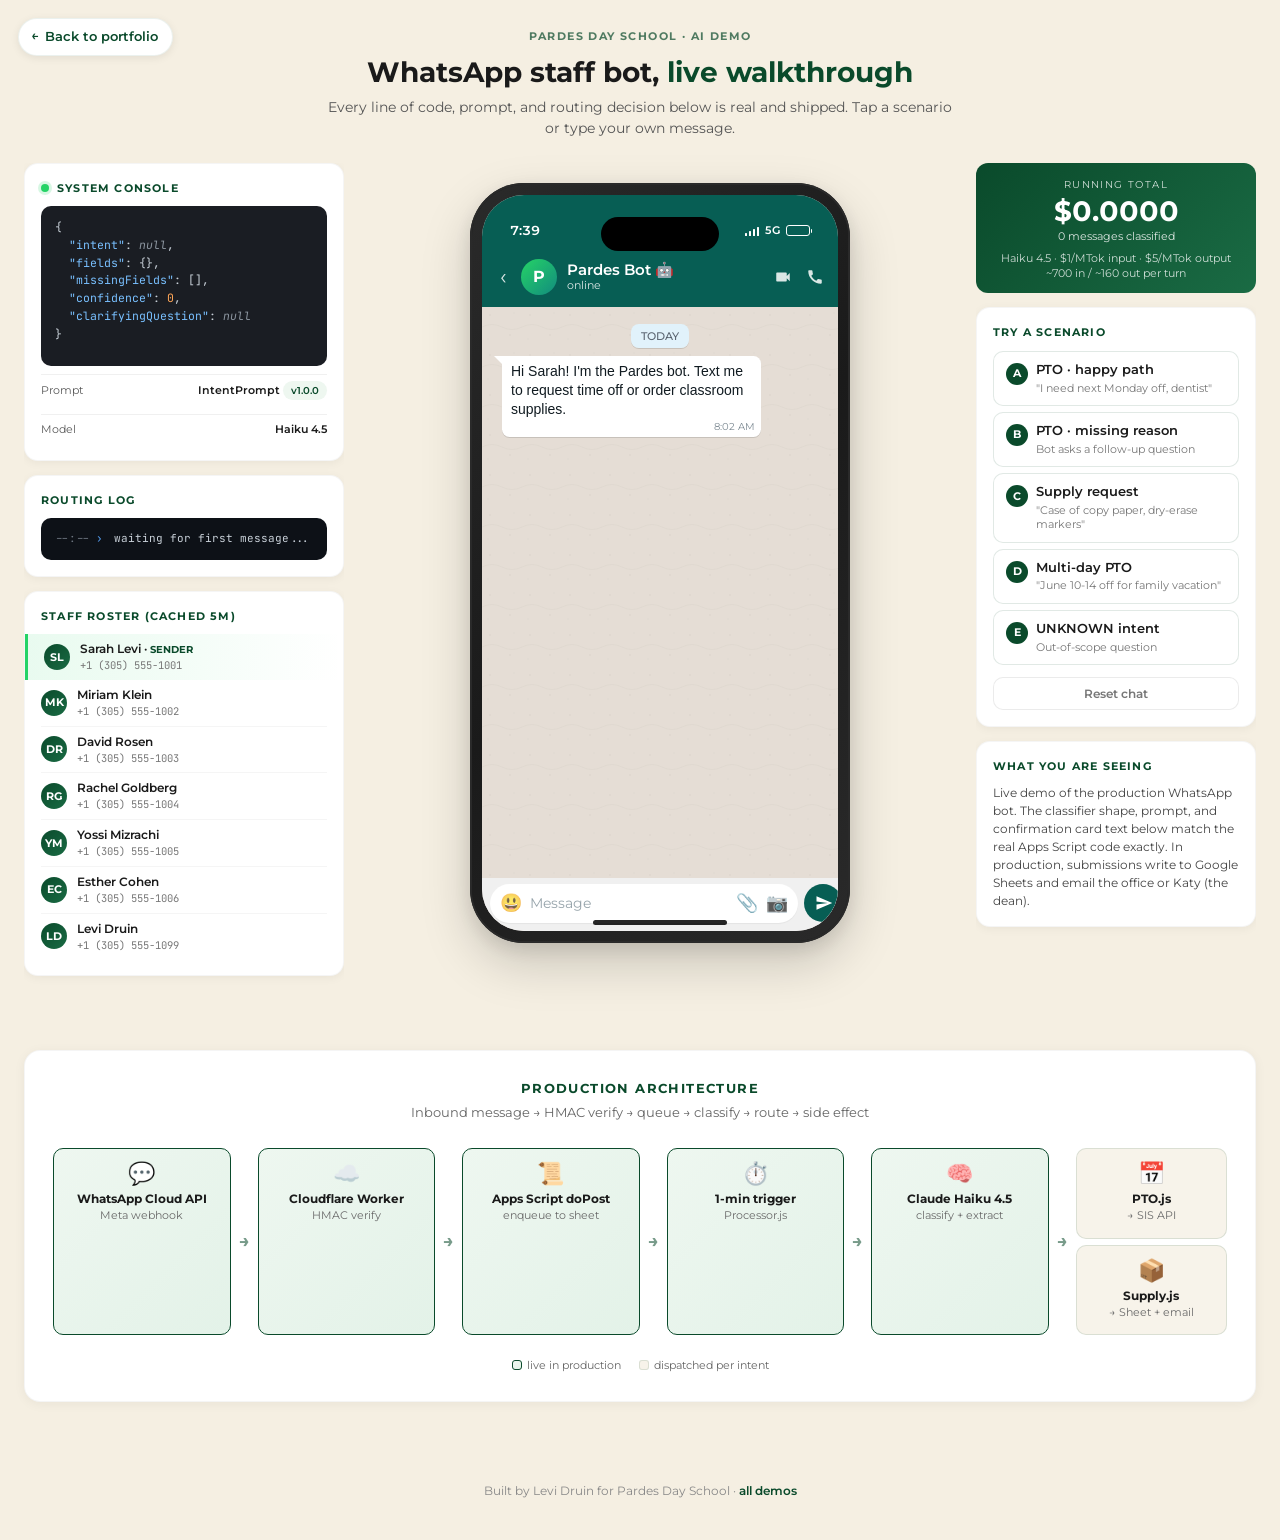
<file: demos/whatsapp-bot/index.html>
<!DOCTYPE html>
<html lang="en">
<head>
<meta charset="utf-8">
<meta name="viewport" content="width=device-width, initial-scale=1">
<meta name="theme-color" content="#0a4a2b">
<title>Pardes WhatsApp Bot &middot; Live Demo</title>
<link rel="icon" type="image/svg+xml" href="../../assets/favicon.svg">
<meta name="description" content="Interactive demo of the Pardes Day School staff WhatsApp bot. Real prompts, real flow.">
<link rel="preconnect" href="https://fonts.googleapis.com">
<link rel="preconnect" href="https://fonts.gstatic.com" crossorigin>
<link href="https://fonts.googleapis.com/css2?family=Montserrat:wght@400;500;600;700;800&family=JetBrains+Mono:wght@400;500;600&display=swap" rel="stylesheet">
<style>
  /* ==========================================================
     RESET + BASE
     ========================================================== */
  *, *::before, *::after { box-sizing: border-box; }
  html, body { margin: 0; padding: 0; }
  body {
    font-family: 'Montserrat', -apple-system, BlinkMacSystemFont, 'Segoe UI', sans-serif;
    background: #f5efe2;
    color: #1a1a1a;
    line-height: 1.5;
    min-height: 100vh;
    -webkit-font-smoothing: antialiased;
    -moz-osx-font-smoothing: grayscale;
  }
  a { color: inherit; text-decoration: none; }
  button { font-family: inherit; cursor: pointer; border: 0; background: none; padding: 0; }

  /* ==========================================================
     PAGE HEADER + BACK PILL
     ========================================================== */
  .back-pill {
    position: fixed;
    top: 18px;
    left: 18px;
    z-index: 100;
    background: #ffffff;
    color: #0a4a2b;
    padding: 8px 14px 8px 12px;
    border-radius: 999px;
    font-size: 13px;
    font-weight: 600;
    box-shadow: 0 2px 8px rgba(0,0,0,0.08);
    border: 1px solid rgba(10,74,43,0.08);
    display: inline-flex;
    align-items: center;
    gap: 6px;
    transition: transform 0.15s ease, box-shadow 0.15s ease;
  }
  .back-pill:hover {
    transform: translateY(-1px);
    box-shadow: 0 4px 12px rgba(0,0,0,0.12);
  }
  .back-pill .arrow { display: inline-block; transform: translateY(-1px); }

  .page-title { text-align: center; padding: 28px 24px 12px; }
  .page-title .kicker {
    text-transform: uppercase;
    letter-spacing: 1.4px;
    font-size: 11px;
    font-weight: 700;
    color: #0a4a2b;
    opacity: 0.7;
    margin-bottom: 6px;
  }
  .page-title h1 {
    font-size: 28px;
    font-weight: 700;
    margin: 0 0 4px;
    color: #1a1a1a;
  }
  .page-title h1 em { font-style: normal; color: #0a4a2b; }
  .page-title .sub {
    font-size: 14px;
    color: #555;
    max-width: 640px;
    margin: 0 auto;
  }

  /* ==========================================================
     LAYOUT: 3-COLUMN ON DESKTOP, STACKED ON MOBILE
     ========================================================== */
  .stage {
    max-width: 1480px;
    margin: 0 auto;
    padding: 12px 24px 60px;
    display: grid;
    grid-template-columns: 360px 1fr 320px;
    gap: 24px;
    align-items: start;
  }
  @media (max-width: 1280px) {
    .stage { grid-template-columns: 320px 1fr 280px; gap: 18px; }
  }
  @media (max-width: 1080px) {
    .stage { grid-template-columns: 1fr; }
    .panel-left, .panel-right { position: static !important; }
  }

  .panel-left, .panel-right {
    position: sticky;
    top: 24px;
    max-height: calc(100vh - 48px);
    overflow-y: auto;
    overflow-x: hidden;
  }
  .panel-left::-webkit-scrollbar,
  .panel-right::-webkit-scrollbar { width: 6px; }
  .panel-left::-webkit-scrollbar-thumb,
  .panel-right::-webkit-scrollbar-thumb { background: rgba(0,0,0,0.15); border-radius: 3px; }

  .panel-card {
    background: #ffffff;
    border-radius: 14px;
    padding: 16px;
    margin-bottom: 14px;
    box-shadow: 0 2px 10px rgba(0,0,0,0.05);
    border: 1px solid rgba(0,0,0,0.04);
  }
  .panel-card h3 {
    font-size: 11px;
    font-weight: 700;
    text-transform: uppercase;
    letter-spacing: 1.2px;
    color: #0a4a2b;
    margin: 0 0 10px;
    display: flex;
    align-items: center;
    gap: 8px;
  }
  .panel-card h3 .dot {
    width: 8px;
    height: 8px;
    border-radius: 50%;
    background: #25d366;
    box-shadow: 0 0 0 3px rgba(37,211,102,0.18);
    animation: pulse 2s ease-in-out infinite;
  }
  @keyframes pulse {
    0%, 100% { box-shadow: 0 0 0 3px rgba(37,211,102,0.18); }
    50% { box-shadow: 0 0 0 5px rgba(37,211,102,0.08); }
  }

  /* ==========================================================
     SYSTEM CONSOLE (LEFT PANEL)
     ========================================================== */
  .json-block {
    background: #1a1d23;
    color: #e8e8e8;
    border-radius: 10px;
    padding: 12px 14px;
    font-family: 'JetBrains Mono', 'SF Mono', Menlo, monospace;
    font-size: 11.5px;
    line-height: 1.55;
    overflow-x: auto;
    white-space: pre;
    min-height: 160px;
    max-height: 280px;
    overflow-y: auto;
  }
  .json-block::-webkit-scrollbar { width: 6px; height: 6px; }
  .json-block::-webkit-scrollbar-thumb { background: rgba(255,255,255,0.2); border-radius: 3px; }
  .tok-key   { color: #79c0ff; }
  .tok-str   { color: #a5d6a3; }
  .tok-num   { color: #ffa657; }
  .tok-bool  { color: #ff7b72; }
  .tok-null  { color: #8b949e; font-style: italic; }
  .tok-punc  { color: #c9d1d9; }

  .routing-log {
    background: #0d1117;
    color: #c9d1d9;
    border-radius: 10px;
    padding: 12px 14px;
    font-family: 'JetBrains Mono', 'SF Mono', Menlo, monospace;
    font-size: 11px;
    line-height: 1.6;
    max-height: 220px;
    overflow-y: auto;
  }
  .routing-log::-webkit-scrollbar { width: 6px; }
  .routing-log::-webkit-scrollbar-thumb { background: rgba(255,255,255,0.2); border-radius: 3px; }
  .routing-log .line {
    opacity: 0;
    transform: translateY(2px);
    animation: logIn 0.3s ease forwards;
  }
  @keyframes logIn { to { opacity: 1; transform: translateY(0); } }
  .routing-log .arrow { color: #58a6ff; margin-right: 4px; }
  .routing-log .ok { color: #56d364; }
  .routing-log .warn { color: #ffa657; }
  .routing-log .ts { color: #6e7681; margin-right: 6px; }

  .meta-row {
    display: flex;
    justify-content: space-between;
    align-items: center;
    font-size: 11px;
    color: #5a5a5a;
    margin-top: 8px;
    padding: 6px 0;
    border-top: 1px solid rgba(0,0,0,0.06);
  }
  .meta-row strong { color: #1a1a1a; font-weight: 600; }
  .pill {
    display: inline-block;
    padding: 2px 8px;
    border-radius: 999px;
    background: #eef7f0;
    color: #0a4a2b;
    font-size: 10px;
    font-weight: 600;
  }

  .roster-row {
    display: flex;
    align-items: center;
    gap: 10px;
    padding: 6px 0;
    font-size: 12px;
    border-bottom: 1px solid rgba(0,0,0,0.04);
  }
  .roster-row:last-child { border-bottom: 0; }
  .roster-avatar {
    width: 26px;
    height: 26px;
    border-radius: 50%;
    background: linear-gradient(135deg, #0a4a2b, #1a6b44);
    color: #fff;
    font-size: 11px;
    font-weight: 700;
    display: flex;
    align-items: center;
    justify-content: center;
    flex-shrink: 0;
  }
  .roster-row.matched {
    background: linear-gradient(90deg, rgba(37,211,102,0.10), transparent);
    margin: 0 -16px;
    padding: 6px 16px;
    border-bottom: 0;
    border-left: 3px solid #25d366;
  }
  .roster-info { flex: 1; min-width: 0; }
  .roster-name { font-weight: 600; color: #1a1a1a; font-size: 12px; }
  .roster-phone { font-size: 10.5px; color: #777; font-family: 'JetBrains Mono', monospace; }

  /* ==========================================================
     CENTER: iPHONE 15 MOCKUP
     ========================================================== */
  .phone-stage {
    display: flex;
    flex-direction: column;
    align-items: center;
    gap: 28px;
    padding: 20px 0;
  }

  .iphone {
    width: 380px;
    height: 760px;
    background: #1a1a1a;
    border-radius: 54px;
    padding: 12px;
    position: relative;
    box-shadow:
      0 20px 50px rgba(0,0,0,0.18),
      0 6px 20px rgba(0,0,0,0.10),
      inset 0 0 0 2px #2a2a2a;
  }
  .iphone::before {
    content: '';
    position: absolute;
    inset: 2px;
    border-radius: 52px;
    background: linear-gradient(135deg, #2a2a2a 0%, #1a1a1a 50%, #2a2a2a 100%);
    z-index: 0;
  }
  .iphone-screen {
    position: relative;
    z-index: 1;
    width: 100%;
    height: 100%;
    background: #e5ddd5;
    border-radius: 42px;
    overflow: hidden;
    display: flex;
    flex-direction: column;
  }

  /* Dynamic Island */
  .dynamic-island {
    position: absolute;
    top: 22px;
    left: 50%;
    transform: translateX(-50%);
    width: 118px;
    height: 34px;
    background: #000;
    border-radius: 20px;
    z-index: 10;
  }

  /* Status bar */
  .status-bar {
    height: 54px;
    padding: 18px 28px 0;
    display: flex;
    justify-content: space-between;
    align-items: center;
    color: #fff;
    font-size: 13px;
    font-weight: 600;
    background: #075e54;
    flex-shrink: 0;
    position: relative;
    z-index: 5;
  }
  .status-bar .time { font-variant-numeric: tabular-nums; }
  .status-bar .icons {
    display: flex;
    gap: 6px;
    align-items: center;
  }
  .status-bar .signal-bars {
    display: flex;
    align-items: flex-end;
    gap: 1.5px;
    height: 10px;
  }
  .status-bar .signal-bars span {
    width: 2.5px;
    background: #fff;
    border-radius: 0.5px;
  }
  .status-bar .signal-bars span:nth-child(1) { height: 3px; }
  .status-bar .signal-bars span:nth-child(2) { height: 5px; }
  .status-bar .signal-bars span:nth-child(3) { height: 7px; }
  .status-bar .signal-bars span:nth-child(4) { height: 9px; }
  .status-bar .battery {
    width: 24px;
    height: 11px;
    border: 1px solid #fff;
    border-radius: 3px;
    padding: 1px;
    position: relative;
  }
  .status-bar .battery::after {
    content: '';
    position: absolute;
    right: -3px;
    top: 3px;
    width: 1.5px;
    height: 4px;
    background: #fff;
    border-radius: 0 1px 1px 0;
  }
  .status-bar .battery-fill { height: 100%; width: 80%; background: #fff; border-radius: 1px; }

  /* WhatsApp header */
  .wa-header {
    background: #075e54;
    color: #fff;
    padding: 10px 14px 12px;
    display: flex;
    align-items: center;
    gap: 10px;
    flex-shrink: 0;
    box-shadow: 0 1px 1px rgba(0,0,0,0.06);
  }
  .wa-back { color: #fff; font-size: 22px; line-height: 1; padding: 0 4px; opacity: 0.85; }
  .wa-avatar {
    width: 36px;
    height: 36px;
    border-radius: 50%;
    background: linear-gradient(135deg, #25d366, #128c7e);
    display: flex;
    align-items: center;
    justify-content: center;
    color: #fff;
    font-size: 16px;
    font-weight: 700;
    flex-shrink: 0;
  }
  .wa-contact { flex: 1; min-width: 0; line-height: 1.15; }
  .wa-contact .name {
    font-size: 15px;
    font-weight: 600;
    margin: 0;
    display: flex;
    align-items: center;
    gap: 4px;
  }
  .wa-contact .status { font-size: 11px; opacity: 0.85; margin-top: 1px; }
  .wa-actions {
    display: flex;
    gap: 14px;
    color: #fff;
    opacity: 0.85;
    font-size: 16px;
  }
  .wa-actions svg { width: 18px; height: 18px; fill: currentColor; }

  /* Chat area */
  .wa-chat {
    flex: 1;
    overflow-y: auto;
    padding: 8px 8px 4px;
    background-color: #e5ddd5;
    background-image:
      url("data:image/svg+xml;utf8,<svg xmlns='http://www.w3.org/2000/svg' width='200' height='200' viewBox='0 0 200 200'><defs><pattern id='p' x='0' y='0' width='40' height='40' patternUnits='userSpaceOnUse'><path d='M0 20 Q10 15 20 20 T40 20' stroke='%23d4ccc4' stroke-width='0.6' fill='none' opacity='0.5'/><circle cx='8' cy='8' r='1' fill='%23d4ccc4' opacity='0.4'/><circle cx='28' cy='28' r='1' fill='%23d4ccc4' opacity='0.4'/><circle cx='32' cy='6' r='0.8' fill='%23d4ccc4' opacity='0.3'/><circle cx='6' cy='32' r='0.8' fill='%23d4ccc4' opacity='0.3'/></pattern></defs><rect width='200' height='200' fill='url(%23p)'/></svg>");
    background-repeat: repeat;
    scroll-behavior: smooth;
  }
  .wa-chat::-webkit-scrollbar { width: 4px; }
  .wa-chat::-webkit-scrollbar-thumb { background: rgba(0,0,0,0.15); border-radius: 2px; }

  .day-divider { text-align: center; margin: 8px 0; }
  .day-divider span {
    display: inline-block;
    background: rgba(225, 245, 254, 0.92);
    color: #5a6470;
    font-size: 11px;
    font-weight: 500;
    padding: 4px 10px;
    border-radius: 8px;
    box-shadow: 0 1px 0.5px rgba(0,0,0,0.13);
  }

  /* Bubbles */
  .bubble-row {
    display: flex;
    margin: 2px 0;
    padding: 0 4px;
    animation: bubbleIn 0.25s ease-out;
  }
  @keyframes bubbleIn {
    from { opacity: 0; transform: translateY(6px); }
    to   { opacity: 1; transform: translateY(0); }
  }
  .bubble-row.user { justify-content: flex-end; }
  .bubble-row.bot  { justify-content: flex-start; }

  .bubble {
    max-width: 78%;
    padding: 6px 8px 18px 9px;
    border-radius: 7.5px;
    position: relative;
    font-size: 14px;
    line-height: 1.35;
    color: #111b21;
    box-shadow: 0 1px 0.5px rgba(0,0,0,0.13);
    word-wrap: break-word;
    white-space: pre-wrap;
    font-family: -apple-system, BlinkMacSystemFont, "Segoe UI", Roboto, "Helvetica Neue", sans-serif;
  }
  .bubble.user {
    background: #dcf8c6;
    border-top-right-radius: 0;
    margin-right: 8px;
  }
  .bubble.user::after {
    content: '';
    position: absolute;
    top: 0;
    right: -8px;
    width: 0;
    height: 0;
    border-bottom: 8px solid transparent;
    border-left: 8px solid #dcf8c6;
  }
  .bubble.bot {
    background: #ffffff;
    border-top-left-radius: 0;
    margin-left: 8px;
  }
  .bubble.bot::after {
    content: '';
    position: absolute;
    top: 0;
    left: -8px;
    width: 0;
    height: 0;
    border-bottom: 8px solid transparent;
    border-right: 8px solid #ffffff;
  }
  .bubble .meta {
    position: absolute;
    bottom: 3px;
    right: 6px;
    font-size: 10px;
    color: #7d8a93;
    display: flex;
    align-items: center;
    gap: 2px;
    font-family: 'Montserrat', sans-serif;
  }
  .bubble.user .meta { color: #67946a; }
  .ticks {
    display: inline-block;
    font-size: 13px;
    line-height: 1;
    margin-left: 1px;
    color: #34b7f1;
    font-weight: 600;
  }

  /* Confirmation card (mimics waSendButtons) */
  .bubble.card {
    background: #ffffff;
    padding: 10px 12px 18px;
    max-width: 84%;
    line-height: 1.4;
  }
  .bubble.card .body { padding-bottom: 4px; }

  /* Quick reply buttons */
  .quick-replies {
    margin: 4px 8px 6px 12px;
    max-width: 84%;
    display: flex;
    flex-direction: column;
    gap: 1px;
    background: rgba(0,0,0,0.04);
    border-radius: 10px;
    overflow: hidden;
    box-shadow: 0 1px 0.5px rgba(0,0,0,0.13);
    animation: bubbleIn 0.25s ease-out 0.1s both;
  }
  .quick-reply {
    background: #ffffff;
    padding: 10px 14px;
    color: #00a884;
    font-size: 14px;
    font-weight: 500;
    text-align: center;
    cursor: pointer;
    transition: background 0.12s ease;
    display: flex;
    align-items: center;
    justify-content: center;
    gap: 6px;
    font-family: -apple-system, BlinkMacSystemFont, "Segoe UI", Roboto, sans-serif;
  }
  .quick-reply:hover { background: #f6f6f6; }
  .quick-reply:active { background: #ececec; }
  .quick-reply.disabled {
    color: #b8b8b8;
    cursor: default;
    pointer-events: none;
  }
  .quick-reply svg { width: 14px; height: 14px; fill: currentColor; opacity: 0.7; }

  /* Typing indicator */
  .typing {
    background: #ffffff;
    padding: 12px 14px;
    border-radius: 7.5px;
    border-top-left-radius: 0;
    margin: 2px 8px 2px 12px;
    box-shadow: 0 1px 0.5px rgba(0,0,0,0.13);
    display: inline-flex;
    gap: 4px;
    align-items: center;
    position: relative;
  }
  .typing::after {
    content: '';
    position: absolute;
    top: 0;
    left: -8px;
    width: 0;
    height: 0;
    border-bottom: 8px solid transparent;
    border-right: 8px solid #ffffff;
  }
  .typing-row { display: flex; padding: 0 4px; margin: 2px 0; }
  .typing span {
    width: 7px;
    height: 7px;
    border-radius: 50%;
    background: #b8b8b8;
    animation: bounce 1.2s infinite ease-in-out;
  }
  .typing span:nth-child(2) { animation-delay: 0.15s; }
  .typing span:nth-child(3) { animation-delay: 0.3s; }
  @keyframes bounce {
    0%, 60%, 100% { transform: translateY(0); opacity: 0.55; }
    30% { transform: translateY(-4px); opacity: 1; }
  }

  /* Input bar */
  .wa-input {
    background: #f0f0f0;
    padding: 6px 8px 8px;
    flex-shrink: 0;
    display: flex;
    align-items: center;
    gap: 6px;
  }
  .wa-input-pill {
    flex: 1;
    background: #ffffff;
    border-radius: 22px;
    display: flex;
    align-items: center;
    padding: 6px 10px;
    gap: 8px;
    min-height: 36px;
    box-shadow: 0 1px 1px rgba(0,0,0,0.05);
  }
  .wa-input-pill .icon {
    color: #54656f;
    opacity: 0.75;
    font-size: 18px;
    cursor: pointer;
    flex-shrink: 0;
  }
  .wa-input-pill input {
    flex: 1;
    border: 0;
    outline: 0;
    background: transparent;
    font-size: 14px;
    font-family: inherit;
    color: #111b21;
    padding: 4px 0;
    min-width: 0;
  }
  .wa-input-pill input::placeholder { color: #97a4ab; }
  .wa-send {
    width: 38px;
    height: 38px;
    border-radius: 50%;
    background: #075e54;
    color: #fff;
    display: flex;
    align-items: center;
    justify-content: center;
    flex-shrink: 0;
    transition: transform 0.12s ease;
  }
  .wa-send:hover { transform: scale(1.05); }
  .wa-send:active { transform: scale(0.95); }
  .wa-send svg { width: 18px; height: 18px; fill: currentColor; transform: translateX(1px); }

  /* Home indicator */
  .home-indicator {
    position: absolute;
    bottom: 6px;
    left: 50%;
    transform: translateX(-50%);
    width: 134px;
    height: 5px;
    background: #000;
    border-radius: 3px;
    z-index: 12;
    opacity: 0.85;
  }

  /* ==========================================================
     RIGHT PANEL: COST METER + SCENARIOS
     ========================================================== */
  .cost-meter {
    text-align: center;
    padding: 14px 8px 12px;
    background: linear-gradient(135deg, #0a4a2b 0%, #1a6b44 100%);
    color: #fff;
    border-radius: 12px;
    margin-bottom: 14px;
  }
  .cost-meter .label {
    font-size: 10px;
    text-transform: uppercase;
    letter-spacing: 1.4px;
    opacity: 0.8;
    margin-bottom: 4px;
  }
  .cost-meter .total {
    font-size: 28px;
    font-weight: 700;
    font-variant-numeric: tabular-nums;
    margin: 2px 0;
    line-height: 1.1;
  }
  .cost-meter .breakdown {
    font-size: 10.5px;
    opacity: 0.78;
    line-height: 1.45;
    margin-top: 6px;
    padding: 0 8px;
  }
  .cost-meter .messages {
    font-size: 11px;
    opacity: 0.85;
    margin-top: 2px;
  }

  .scenario-list {
    display: flex;
    flex-direction: column;
    gap: 6px;
  }
  .scenario-btn {
    background: #ffffff;
    border: 1px solid rgba(10,74,43,0.12);
    border-radius: 10px;
    padding: 10px 12px;
    text-align: left;
    font-size: 12.5px;
    color: #1a1a1a;
    line-height: 1.35;
    transition: all 0.14s ease;
    display: flex;
    align-items: flex-start;
    gap: 8px;
    width: 100%;
  }
  .scenario-btn:hover:not(:disabled) {
    background: #eef7f0;
    border-color: #0a4a2b;
    transform: translateY(-1px);
  }
  .scenario-btn .num {
    background: #0a4a2b;
    color: #fff;
    width: 22px;
    height: 22px;
    border-radius: 50%;
    flex-shrink: 0;
    display: flex;
    align-items: center;
    justify-content: center;
    font-size: 11px;
    font-weight: 700;
    margin-top: 1px;
  }
  .scenario-btn .scen-text { flex: 1; }
  .scenario-btn .scen-title { font-weight: 600; }
  .scenario-btn .scen-sub {
    font-size: 11px;
    color: #777;
    margin-top: 2px;
    line-height: 1.3;
  }
  .scenario-btn:disabled {
    opacity: 0.55;
    cursor: not-allowed;
  }
  .scenario-btn.active {
    background: #eef7f0;
    border-color: #0a4a2b;
  }

  .reset-btn {
    width: 100%;
    background: #ffffff;
    border: 1px solid rgba(0,0,0,0.08);
    color: #777;
    padding: 8px 12px;
    border-radius: 10px;
    font-size: 12px;
    font-weight: 600;
    margin-top: 6px;
    transition: all 0.14s ease;
  }
  .reset-btn:hover {
    color: #0a4a2b;
    border-color: #0a4a2b;
  }

  /* ==========================================================
     ARCHITECTURE FOOTER
     ========================================================== */
  .arch-footer {
    max-width: 1480px;
    margin: 0 auto;
    padding: 0 24px 60px;
  }
  .arch-card {
    background: #ffffff;
    border-radius: 16px;
    padding: 28px 24px;
    box-shadow: 0 2px 12px rgba(0,0,0,0.05);
    border: 1px solid rgba(0,0,0,0.04);
  }
  .arch-card h2 {
    font-size: 13px;
    font-weight: 700;
    text-transform: uppercase;
    letter-spacing: 1.4px;
    color: #0a4a2b;
    margin: 0 0 4px;
    text-align: center;
  }
  .arch-card .arch-sub {
    text-align: center;
    color: #666;
    font-size: 13px;
    margin-bottom: 22px;
  }
  .arch-flow {
    display: flex;
    align-items: stretch;
    justify-content: center;
    flex-wrap: wrap;
    gap: 0;
    max-width: 1300px;
    margin: 0 auto;
  }
  .arch-node {
    flex: 1;
    min-width: 130px;
    background: #f7f3ea;
    border: 1px solid rgba(10,74,43,0.12);
    border-radius: 10px;
    padding: 14px 12px;
    text-align: center;
    position: relative;
    margin: 4px;
  }
  .arch-node.live {
    background: linear-gradient(135deg, #eef7f0, #e3f2e8);
    border-color: #0a4a2b;
  }
  .arch-node .icon {
    font-size: 22px;
    line-height: 1;
    margin-bottom: 6px;
  }
  .arch-node .label {
    font-size: 12px;
    font-weight: 700;
    color: #1a1a1a;
    line-height: 1.25;
  }
  .arch-node .desc {
    font-size: 10.5px;
    color: #6a6a6a;
    margin-top: 3px;
    line-height: 1.35;
  }
  .arch-arrow {
    align-self: center;
    color: #0a4a2b;
    font-weight: 700;
    font-size: 18px;
    padding: 0 4px;
    opacity: 0.55;
    flex-shrink: 0;
  }
  .arch-branch {
    flex: 1;
    min-width: 130px;
    margin: 4px;
    display: flex;
    flex-direction: column;
    gap: 6px;
  }
  .arch-branch .arch-node {
    margin: 0;
    flex: none;
  }

  .legend {
    margin-top: 18px;
    text-align: center;
    font-size: 11px;
    color: #666;
    display: flex;
    justify-content: center;
    gap: 18px;
    flex-wrap: wrap;
  }
  .legend span {
    display: inline-flex;
    align-items: center;
    gap: 5px;
  }
  .legend .swatch {
    width: 10px;
    height: 10px;
    border-radius: 3px;
    background: #f7f3ea;
    border: 1px solid rgba(10,74,43,0.12);
  }
  .legend .swatch.live { background: linear-gradient(135deg, #eef7f0, #e3f2e8); border-color: #0a4a2b; }

  @media (max-width: 880px) {
    .arch-flow { flex-direction: column; }
    .arch-arrow { transform: rotate(90deg); padding: 4px 0; }
  }

  .page-footer {
    text-align: center;
    color: #888;
    font-size: 12px;
    padding: 20px 24px 40px;
  }
  .page-footer a { color: #0a4a2b; font-weight: 600; }
</style>
</head>
<body>

<!-- Back to portfolio pill -->
<a href="../../index.html" class="back-pill" aria-label="Back to portfolio"
   onclick="if(window.history.length>1){event.preventDefault();window.history.back();}">
  <span class="arrow">&larr;</span> Back to portfolio
</a>

<!-- Page header -->
<header class="page-title">
  <div class="kicker">Pardes Day School &middot; AI Demo</div>
  <h1>WhatsApp staff bot, <em>live walkthrough</em></h1>
  <div class="sub">Every line of code, prompt, and routing decision below is real and shipped. Tap a scenario or type your own message.</div>
</header>

<!-- 3-column stage -->
<div class="stage">

  <!-- ==================== LEFT PANEL: SYSTEM CONSOLE ==================== -->
  <aside class="panel-left">
    <div class="panel-card">
      <h3><span class="dot"></span> System console</h3>
      <div class="json-block" id="jsonBlock"><span class="tok-punc">{</span>
  <span class="tok-key">"intent"</span><span class="tok-punc">:</span> <span class="tok-null">null</span><span class="tok-punc">,</span>
  <span class="tok-key">"fields"</span><span class="tok-punc">:</span> <span class="tok-punc">{}</span><span class="tok-punc">,</span>
  <span class="tok-key">"missingFields"</span><span class="tok-punc">:</span> <span class="tok-punc">[]</span><span class="tok-punc">,</span>
  <span class="tok-key">"confidence"</span><span class="tok-punc">:</span> <span class="tok-num">0</span><span class="tok-punc">,</span>
  <span class="tok-key">"clarifyingQuestion"</span><span class="tok-punc">:</span> <span class="tok-null">null</span>
<span class="tok-punc">}</span></div>
      <div class="meta-row">
        <span>Prompt</span>
        <span><strong>IntentPrompt</strong> <span class="pill">v1.0.0</span></span>
      </div>
      <div class="meta-row">
        <span>Model</span>
        <span><strong>Haiku 4.5</strong></span>
      </div>
    </div>

    <div class="panel-card">
      <h3>Routing log</h3>
      <div class="routing-log" id="routingLog">
        <div class="line"><span class="ts">--:--</span><span class="arrow">&rsaquo;</span> waiting for first message...</div>
      </div>
    </div>

    <div class="panel-card">
      <h3>Staff roster (cached 5m)</h3>
      <div id="rosterList"></div>
    </div>
  </aside>

  <!-- ==================== CENTER: iPHONE MOCKUP ==================== -->
  <main class="phone-stage">
    <div class="iphone">
      <div class="iphone-screen">
        <div class="dynamic-island"></div>
        <div class="status-bar">
          <span class="time" id="phoneClock">9:41</span>
          <span class="icons">
            <span class="signal-bars"><span></span><span></span><span></span><span></span></span>
            <span style="font-size:11px;font-weight:600;letter-spacing:0.3px">5G</span>
            <span class="battery"><span class="battery-fill"></span></span>
          </span>
        </div>
        <div class="wa-header">
          <div class="wa-back">&lsaquo;</div>
          <div class="wa-avatar">P</div>
          <div class="wa-contact">
            <div class="name">Pardes Bot &#x1f916;</div>
            <div class="status" id="botStatus">online</div>
          </div>
          <div class="wa-actions">
            <svg viewBox="0 0 24 24"><path d="M17 10.5V7c0-.55-.45-1-1-1H4c-.55 0-1 .45-1 1v10c0 .55.45 1 1 1h12c.55 0 1-.45 1-1v-3.5l4 4v-11l-4 4z"/></svg>
            <svg viewBox="0 0 24 24"><path d="M20.01 15.38c-1.23 0-2.42-.2-3.53-.56-.35-.12-.74-.03-1.01.24l-1.57 1.97c-2.83-1.35-5.48-3.9-6.89-6.83l1.95-1.66c.27-.28.35-.67.24-1.02-.37-1.11-.56-2.3-.56-3.53 0-.54-.45-.99-.99-.99H4.19C3.65 3 3 3.24 3 3.99 3 13.28 10.73 21 20.01 21c.71 0 .99-.63.99-1.18v-3.45c0-.54-.45-.99-.99-.99z"/></svg>
          </div>
        </div>
        <div class="wa-chat" id="waChat">
          <div class="day-divider"><span>TODAY</span></div>
        </div>
        <div class="wa-input">
          <div class="wa-input-pill">
            <span class="icon">&#x1f603;</span>
            <input id="msgInput" type="text" placeholder="Message" autocomplete="off" />
            <span class="icon">&#x1f4ce;</span>
            <span class="icon">&#x1f4f7;</span>
          </div>
          <button class="wa-send" id="btnSend" aria-label="Send">
            <svg viewBox="0 0 24 24"><path d="M2.01 21L23 12 2.01 3 2 10l15 2-15 2z"/></svg>
          </button>
        </div>
        <div class="home-indicator"></div>
      </div>
    </div>
  </main>

  <!-- ==================== RIGHT PANEL: COST + SCENARIOS ==================== -->
  <aside class="panel-right">
    <div class="cost-meter">
      <div class="label">Running total</div>
      <div class="total" id="costTotal">$0.0000</div>
      <div class="messages"><span id="costMsgCount">0</span> messages classified</div>
      <div class="breakdown">Haiku 4.5 &middot; $1/MTok input &middot; $5/MTok output<br>~700 in / ~160 out per turn</div>
    </div>

    <div class="panel-card">
      <h3>Try a scenario</h3>
      <div class="scenario-list">
        <button class="scenario-btn" data-scenario="A">
          <span class="num">A</span>
          <span class="scen-text">
            <div class="scen-title">PTO &middot; happy path</div>
            <div class="scen-sub">"I need next Monday off, dentist"</div>
          </span>
        </button>
        <button class="scenario-btn" data-scenario="B">
          <span class="num">B</span>
          <span class="scen-text">
            <div class="scen-title">PTO &middot; missing reason</div>
            <div class="scen-sub">Bot asks a follow-up question</div>
          </span>
        </button>
        <button class="scenario-btn" data-scenario="C">
          <span class="num">C</span>
          <span class="scen-text">
            <div class="scen-title">Supply request</div>
            <div class="scen-sub">"Case of copy paper, dry-erase markers"</div>
          </span>
        </button>
        <button class="scenario-btn" data-scenario="D">
          <span class="num">D</span>
          <span class="scen-text">
            <div class="scen-title">Multi-day PTO</div>
            <div class="scen-sub">"June 10-14 off for family vacation"</div>
          </span>
        </button>
        <button class="scenario-btn" data-scenario="E">
          <span class="num">E</span>
          <span class="scen-text">
            <div class="scen-title">UNKNOWN intent</div>
            <div class="scen-sub">Out-of-scope question</div>
          </span>
        </button>
        <button class="reset-btn" id="btnReset">Reset chat</button>
      </div>
    </div>

    <div class="panel-card">
      <h3>What you are seeing</h3>
      <div style="font-size:12px; color:#444; line-height:1.5">
        Live demo of the production WhatsApp bot. The classifier shape, prompt, and confirmation card text below match the real Apps Script code exactly. In production, submissions write to Google Sheets and email the office or Katy (the dean).
      </div>
    </div>
  </aside>
</div>

<!-- ==================== ARCHITECTURE FLOW ==================== -->
<section class="arch-footer">
  <div class="arch-card">
    <h2>Production architecture</h2>
    <div class="arch-sub">Inbound message &rarr; HMAC verify &rarr; queue &rarr; classify &rarr; route &rarr; side effect</div>
    <div class="arch-flow">
      <div class="arch-node live">
        <div class="icon">&#x1f4ac;</div>
        <div class="label">WhatsApp Cloud API</div>
        <div class="desc">Meta webhook</div>
      </div>
      <div class="arch-arrow">&rarr;</div>
      <div class="arch-node live">
        <div class="icon">&#x2601;&#xfe0f;</div>
        <div class="label">Cloudflare Worker</div>
        <div class="desc">HMAC verify</div>
      </div>
      <div class="arch-arrow">&rarr;</div>
      <div class="arch-node live">
        <div class="icon">&#x1f4dc;</div>
        <div class="label">Apps Script doPost</div>
        <div class="desc">enqueue to sheet</div>
      </div>
      <div class="arch-arrow">&rarr;</div>
      <div class="arch-node live">
        <div class="icon">&#x23f1;&#xfe0f;</div>
        <div class="label">1-min trigger</div>
        <div class="desc">Processor.js</div>
      </div>
      <div class="arch-arrow">&rarr;</div>
      <div class="arch-node live">
        <div class="icon">&#x1f9e0;</div>
        <div class="label">Claude Haiku 4.5</div>
        <div class="desc">classify + extract</div>
      </div>
      <div class="arch-arrow">&rarr;</div>
      <div class="arch-branch">
        <div class="arch-node">
          <div class="icon">&#x1f4c5;</div>
          <div class="label">PTO.js</div>
          <div class="desc">&rarr; SIS API</div>
        </div>
        <div class="arch-node">
          <div class="icon">&#x1f4e6;</div>
          <div class="label">Supply.js</div>
          <div class="desc">&rarr; Sheet + email</div>
        </div>
      </div>
    </div>
    <div class="legend">
      <span><span class="swatch live"></span> live in production</span>
      <span><span class="swatch"></span> dispatched per intent</span>
    </div>
  </div>
</section>

<footer class="page-footer">
  Built by Levi Druin for Pardes Day School &middot; <a href="../../index.html">all demos</a>
</footer>

<script>
/* ============================================================
   STATE
   ============================================================ */
const state = {
  messageCount: 0,
  costCents: 0,
  pendingNonce: null,
  pendingIntent: null,
  pendingFields: null,
  conversationFields: null,
  conversationIntent: null,
  busy: false,
};

/* fake roster */
const ROSTER = [
  { name: "Sarah Levi",      phone: "+1 (305) 555-1001", role: "teacher",    email: "sarah@pardesdayschool.org" },
  { name: "Miriam Klein",    phone: "+1 (305) 555-1002", role: "teacher",    email: "miriam@pardesdayschool.org" },
  { name: "David Rosen",     phone: "+1 (305) 555-1003", role: "teacher",    email: "david@pardesdayschool.org" },
  { name: "Rachel Goldberg", phone: "+1 (305) 555-1004", role: "specialist", email: "rachel@pardesdayschool.org" },
  { name: "Yossi Mizrachi",  phone: "+1 (305) 555-1005", role: "teacher",    email: "yossi@pardesdayschool.org" },
  { name: "Esther Cohen",    phone: "+1 (305) 555-1006", role: "teacher",    email: "esther@pardesdayschool.org" },
  { name: "Levi Druin",      phone: "+1 (305) 555-1099", role: "principal",  email: "levidruin@pardesdayschool.org" },
];
/* matched sender for the demo (always Sarah) */
const ACTIVE_STAFF = ROSTER[0];

/* ============================================================
   ROSTER PANEL
   ============================================================ */
function renderRoster() {
  const el = document.getElementById('rosterList');
  el.innerHTML = ROSTER.map(s => {
    const initials = s.name.split(' ').map(w => w[0]).slice(0,2).join('');
    const matched = s.phone === ACTIVE_STAFF.phone ? ' matched' : '';
    return `<div class="roster-row${matched}">
      <div class="roster-avatar">${initials}</div>
      <div class="roster-info">
        <div class="roster-name">${s.name}${matched ? ' &middot; <span style="color:#0a4a2b;font-size:10px;font-weight:700">SENDER</span>' : ''}</div>
        <div class="roster-phone">${s.phone}</div>
      </div>
    </div>`;
  }).join('');
}
renderRoster();

/* ============================================================
   PHONE CLOCK
   ============================================================ */
function tickClock() {
  const d = new Date();
  let h = d.getHours();
  const m = d.getMinutes().toString().padStart(2, '0');
  h = h % 12 || 12;
  document.getElementById('phoneClock').textContent = `${h}:${m}`;
}
tickClock();
setInterval(tickClock, 30000);

/* ============================================================
   ROUTING LOG
   ============================================================ */
function logLine(text, kind) {
  const log = document.getElementById('routingLog');
  if (log.firstElementChild && log.firstElementChild.textContent.includes('waiting for first message')) {
    log.innerHTML = '';
  }
  const ts = new Date();
  const time = `${ts.getHours().toString().padStart(2,'0')}:${ts.getMinutes().toString().padStart(2,'0')}:${ts.getSeconds().toString().padStart(2,'0')}`;
  const line = document.createElement('div');
  line.className = 'line';
  let cls = '';
  if (kind === 'ok')   cls = 'ok';
  if (kind === 'warn') cls = 'warn';
  line.innerHTML = `<span class="ts">${time}</span><span class="arrow">&rsaquo;</span><span class="${cls}">${text}</span>`;
  log.appendChild(line);
  log.scrollTop = log.scrollHeight;
}

/* ============================================================
   JSON SYNTAX HIGHLIGHT
   ============================================================ */
function syntaxHighlight(json) {
  return JSON.stringify(json, null, 2)
    .replace(/&/g, '&amp;').replace(/</g, '&lt;').replace(/>/g, '&gt;')
    .replace(/("(\\u[a-zA-Z0-9]{4}|\\[^u]|[^\\"])*"(\s*:)?|\b(true|false|null)\b|-?\d+(?:\.\d*)?(?:[eE][+\-]?\d+)?)/g, function (match) {
      let cls = 'tok-num';
      if (/^"/.test(match)) {
        if (/:$/.test(match)) cls = 'tok-key';
        else cls = 'tok-str';
      } else if (/true|false/.test(match)) {
        cls = 'tok-bool';
      } else if (/null/.test(match)) {
        cls = 'tok-null';
      }
      return `<span class="${cls}">${match}</span>`;
    })
    .replace(/([{}\[\],])/g, '<span class="tok-punc">$1</span>');
}
function setJSON(obj) {
  document.getElementById('jsonBlock').innerHTML = syntaxHighlight(obj);
}

/* ============================================================
   CHAT BUBBLES
   ============================================================ */
function timeNow() {
  const d = new Date();
  let h = d.getHours();
  const m = d.getMinutes().toString().padStart(2, '0');
  const ampm = h >= 12 ? 'PM' : 'AM';
  h = h % 12 || 12;
  return `${h}:${m} ${ampm}`;
}

function addUserBubble(text) {
  const chat = document.getElementById('waChat');
  const row = document.createElement('div');
  row.className = 'bubble-row user';
  row.innerHTML = `<div class="bubble user">${escapeHTML(text)}<span class="meta">${timeNow()}<span class="ticks">&#x2713;&#x2713;</span></span></div>`;
  chat.appendChild(row);
  scrollChat();
}

function addBotBubble(text) {
  const chat = document.getElementById('waChat');
  const row = document.createElement('div');
  row.className = 'bubble-row bot';
  row.innerHTML = `<div class="bubble bot">${escapeHTML(text)}<span class="meta">${timeNow()}</span></div>`;
  chat.appendChild(row);
  scrollChat();
}

function addBotCard(bodyText) {
  const chat = document.getElementById('waChat');
  const row = document.createElement('div');
  row.className = 'bubble-row bot';
  row.innerHTML = `<div class="bubble bot card"><div class="body">${escapeHTML(bodyText)}</div><span class="meta">${timeNow()}</span></div>`;
  chat.appendChild(row);
  scrollChat();
}

function addQuickReplies(replies) {
  const chat = document.getElementById('waChat');
  const wrap = document.createElement('div');
  wrap.className = 'quick-replies';
  replies.forEach(r => {
    const btn = document.createElement('div');
    btn.className = 'quick-reply';
    btn.innerHTML = `<svg viewBox="0 0 24 24"><path d="M10 9V5l-7 7 7 7v-4.1c5 0 8.5 1.6 11 5.1-1-5-4-10-11-11z"/></svg>${escapeHTML(r.title)}`;
    btn.addEventListener('click', () => {
      [...wrap.parentElement.querySelectorAll('.quick-replies .quick-reply')].forEach(c => c.classList.add('disabled'));
      r.onTap();
    });
    wrap.appendChild(btn);
  });
  chat.appendChild(wrap);
  scrollChat();
  return wrap;
}

let typingNode = null;
function showTyping() {
  if (typingNode) return;
  document.getElementById('botStatus').textContent = 'typing...';
  const chat = document.getElementById('waChat');
  const row = document.createElement('div');
  row.className = 'typing-row';
  row.innerHTML = `<div class="typing"><span></span><span></span><span></span></div>`;
  chat.appendChild(row);
  typingNode = row;
  scrollChat();
}
function hideTyping() {
  if (typingNode) {
    typingNode.remove();
    typingNode = null;
  }
  document.getElementById('botStatus').textContent = 'online';
}

function scrollChat() {
  const chat = document.getElementById('waChat');
  setTimeout(() => { chat.scrollTop = chat.scrollHeight; }, 30);
}

function escapeHTML(s) {
  return String(s)
    .replace(/&/g, '&amp;')
    .replace(/</g, '&lt;')
    .replace(/>/g, '&gt;');
}

/* ============================================================
   COST METER
   ============================================================ */
function bumpCost() {
  state.messageCount += 1;
  const inTok = 700 + Math.floor((Math.random() - 0.5) * 200);
  const outTok = 160 + Math.floor((Math.random() - 0.5) * 60);
  const usd = (inTok * 1.0 + outTok * 5.0) / 1_000_000;
  const cents = usd * 100;
  state.costCents += cents;
  const total = state.costCents / 100;
  document.getElementById('costTotal').textContent = '$' + total.toFixed(4);
  document.getElementById('costMsgCount').textContent = state.messageCount;
  return { inTok, outTok, cents };
}

/* ============================================================
   DATE HELPERS
   ============================================================ */
const DAY_NAMES = ['sunday','monday','tuesday','wednesday','thursday','friday','saturday'];
const MONTH_NAMES = ['jan','feb','mar','apr','may','jun','jul','aug','sep','oct','nov','dec'];
const MONTH_LONG  = ['january','february','march','april','may','june','july','august','september','october','november','december'];

function ymd(d) {
  const y = d.getFullYear();
  const m = (d.getMonth()+1).toString().padStart(2,'0');
  const day = d.getDate().toString().padStart(2,'0');
  return `${y}-${m}-${day}`;
}

function nextWeekday(target, fromDate) {
  const d = new Date(fromDate);
  d.setHours(0,0,0,0);
  const diff = (target - d.getDay() + 7) % 7 || 7;
  d.setDate(d.getDate() + diff);
  return d;
}

function findWeekdayInText(text) {
  for (let i = 0; i < DAY_NAMES.length; i++) {
    if (new RegExp('\\b' + DAY_NAMES[i] + '\\b','i').test(text)) return i;
  }
  return -1;
}

function findMonthDay(text, today) {
  const m = text.match(/\b(jan|feb|mar|apr|may|jun|jul|aug|sep|sept|oct|nov|dec|january|february|march|april|may|june|july|august|september|october|november|december)\.?\s+(\d{1,2})(?:\s*[-\u2013to]+\s*(\d{1,2}))?/i);
  if (!m) return null;
  let mIdx = MONTH_LONG.findIndex(x => x === m[1].toLowerCase());
  if (mIdx < 0) mIdx = MONTH_NAMES.findIndex(x => m[1].toLowerCase().startsWith(x));
  if (mIdx < 0) return null;
  const d1 = parseInt(m[2], 10);
  const d2 = m[3] ? parseInt(m[3], 10) : d1;
  let year = today.getFullYear();
  const candidate = new Date(year, mIdx, d1);
  if (candidate < today && (today - candidate) > 1000*60*60*24*30) year += 1;
  return {
    start: new Date(year, mIdx, d1),
    end:   new Date(year, mIdx, d2)
  };
}

function dateRangeFromText(text, today) {
  const lower = text.toLowerCase();

  const md = findMonthDay(text, today);
  if (md) return md;

  const inDays = lower.match(/\bin\s+(\d+)\s+day/);
  if (inDays) {
    const n = parseInt(inDays[1], 10);
    const d = new Date(today); d.setDate(d.getDate()+n);
    return { start: d, end: d };
  }

  if (/\btoday\b/.test(lower)) return { start: new Date(today), end: new Date(today) };
  if (/\btomorrow\b|\btmrw\b/.test(lower)) {
    const d = new Date(today); d.setDate(d.getDate()+1);
    return { start: d, end: d };
  }
  const nextMatch = lower.match(/\bnext\s+(sunday|monday|tuesday|wednesday|thursday|friday|saturday)\b/);
  if (nextMatch) {
    const idx = DAY_NAMES.indexOf(nextMatch[1]);
    const d = nextWeekday(idx, today);
    return { start: d, end: d };
  }
  const rangeMatch = lower.match(/\b(sunday|monday|tuesday|wednesday|thursday|friday|saturday)\s*[-\u2013to]+\s*(sunday|monday|tuesday|wednesday|thursday|friday|saturday)/);
  if (rangeMatch) {
    const i1 = DAY_NAMES.indexOf(rangeMatch[1]);
    const i2 = DAY_NAMES.indexOf(rangeMatch[2]);
    const d1 = nextWeekday(i1, today);
    const d2 = new Date(d1);
    const span = (i2 - i1 + 7) % 7;
    d2.setDate(d2.getDate() + span);
    return { start: d1, end: d2 };
  }
  const weekdayIdx = findWeekdayInText(lower);
  if (weekdayIdx >= 0) {
    const d = nextWeekday(weekdayIdx, today);
    return { start: d, end: d };
  }
  return null;
}

function reasonFromText(text) {
  const t = text.toLowerCase();
  if (/\bsick|flu|fever|cold|covid|stomach|migraine|under the weather\b/.test(t)) return 'Sick';
  if (/\bdentist|doctor|appointment|appt|dmv|personal\b/.test(t)) return 'Personal';
  if (/\bfamily|kid|son|daughter|parent|mother|father|wife|husband|wedding|funeral|vacation|out of town|trip\b/.test(t)) return 'Family';
  if (/\bshabbat|holiday|religious|yom|rosh|pesach|sukkot|shavuot|purim|chanukah|hannukah|hanukkah|chag\b/.test(t)) return 'Religious';
  return null;
}

function ptoTypeFromText(text) {
  const t = text.toLowerCase();
  if (/\bhalf\s*day\s*am\b|\bmorning\b/.test(t)) return 'Half Day AM';
  if (/\bhalf\s*day\s*pm\b|\bafternoon\b/.test(t)) return 'Half Day PM';
  if (/\bhalf\s*day\b/.test(t))                   return 'Half Day AM';
  if (/\bcustom\b/.test(t))                       return 'Custom';
  return 'Full Day';
}

function detectPTO(text) {
  const t = text.toLowerCase();
  return /\b(off|out|leave|pto|vacation|sick|dentist|appointment|appt|personal|family|holiday|religious|day off)\b/.test(t)
      || /\btake\s+(?:the\s+)?(?:next\s+)?(?:monday|tuesday|wednesday|thursday|friday|saturday|sunday)\b/.test(t);
}

function detectSupply(text) {
  const t = text.toLowerCase();
  const verb = /\b(need|order|get|grab|case of|box of|boxes of|supply|supplies)\b/.test(t);
  const item = /\b(paper|markers?|pencils?|pens?|sharpie|tissue|kleenex|copy|toner|ink|stapl|tape|eraser|notebook|crayon|glue|cardstock|folder|binder|clipboard|chalk|whiteboard|dry[\s-]erase|construction|index card)\b/.test(t);
  return (verb && item) || /\b(case of|box of|boxes of)\b/.test(t);
}

function extractItems(text) {
  const lower = text.toLowerCase();
  const items = [];
  if (/\bcase of\b.*\bcopy paper\b/.test(lower)) items.push('Case of copy paper');
  else if (/\bcopy paper\b/.test(lower))         items.push('Copy paper');
  if (/\bdry[\s-]erase\b/.test(lower) || (/\bmarkers?\b/.test(lower) && /\b(dry|erase|whiteboard)\b/.test(lower)))
    items.push('Dry-erase markers');
  else if (/\bmarkers?\b/.test(lower)) items.push('Markers');
  if (/\bsharpies?\b/.test(lower))    items.push('Sharpies');
  if (/\btissues?\b|\bkleenex\b/.test(lower)) {
    const qty = lower.match(/(\d+)\s*(?:boxes?|cases?)\s*of\s*(?:tissues?|kleenex)/);
    if (qty) items.push(`${qty[1]} boxes of tissues`);
    else items.push('Tissues');
  }
  if (/\bpens?\b/.test(lower) && !/\bsharpies?\b/.test(lower)) items.push('Pens');
  if (/\bpencils?\b/.test(lower))                              items.push('Pencils');
  if (/\bnotebooks?\b/.test(lower))                            items.push('Notebooks');
  if (/\bglue\b/.test(lower))                                  items.push('Glue sticks');
  if (/\btape\b/.test(lower))                                  items.push('Tape');
  if (/\bstapler|staples\b/.test(lower))                       items.push('Staples');
  if (/\btoner|ink\b/.test(lower))                             items.push('Printer toner');
  if (/\bcardstock\b/.test(lower))                             items.push('Cardstock');
  return [...new Set(items)];
}

function urgencyFromText(text) {
  return /\bASAP\b|\burgent\b|\btomorrow\b|\btoday\b|\bemergenc/i.test(text) ? 'urgent' : 'normal';
}

function notesFromText(text, intent) {
  const t = text.toLowerCase();
  if (intent === 'PTO') {
    if (/\bdentist\b/.test(t))    return 'dentist';
    if (/\bdoctor\b/.test(t))     return 'doctor appointment';
    if (/\bvacation\b/.test(t))   return 'family vacation';
    if (/\bwedding\b/.test(t))    return 'wedding';
    if (/\bfuneral\b/.test(t))    return 'funeral';
    if (/\bbris\b/.test(t))       return 'bris';
  }
  return null;
}

/* ============================================================
   CLASSIFIER (mirrors IntentPrompt v1.0.0 output shape)
   ============================================================ */
function classify(text, conversationState) {
  const today = new Date();
  today.setHours(0,0,0,0);

  /* Conversation in progress -> merge enum reply */
  if (conversationState && conversationState.intent === 'PTO' && conversationState.fields) {
    const reasonOnly = ['sick','personal','religious','family','other']
      .find(r => new RegExp('^\\s*' + r + '\\b','i').test(text.trim()));
    if (reasonOnly) {
      const merged = { ...conversationState.fields,
        reasonCategory: reasonOnly[0].toUpperCase() + reasonOnly.slice(1) };
      return {
        intent: 'PTO',
        fields: merged,
        missingFields: [],
        confidence: 0.92,
        clarifyingQuestion: null
      };
    }
  }

  /* PTO branch */
  if (detectPTO(text)) {
    const range = dateRangeFromText(text, today);
    let dateStart = null, dateEnd = null;
    if (range) {
      dateStart = ymd(range.start);
      dateEnd   = ymd(range.end);
    }
    const reason = reasonFromText(text);
    const ptoType = ptoTypeFromText(text);
    const notes = notesFromText(text, 'PTO');

    const fields = {};
    if (dateStart) fields.dateStart = dateStart;
    if (dateEnd)   fields.dateEnd   = dateEnd;
    if (ptoType)   fields.ptoType   = ptoType;
    if (reason)    fields.reasonCategory = reason;
    if (notes)     fields.notes = notes;

    const missing = [];
    if (!dateStart) missing.push('dateStart');
    if (!reason)    missing.push('reasonCategory');

    let confidence = 0.95;
    if (missing.length) confidence = 0.82;

    let clar = null;
    if (missing.includes('reasonCategory') && !missing.includes('dateStart')) {
      clar = 'What is the reason? Sick, Personal, Religious, Family, or Other?';
    } else if (missing.includes('dateStart')) {
      clar = 'When do you need off?';
    }

    return { intent: 'PTO', fields, missingFields: missing, confidence, clarifyingQuestion: clar };
  }

  /* SUPPLY branch */
  if (detectSupply(text)) {
    const items = extractItems(text);
    const urgency = urgencyFromText(text);
    const fields = { items, urgency };
    const missing = [];
    if (items.length === 0) missing.push('items');
    return {
      intent: 'SUPPLIES',
      fields,
      missingFields: missing,
      confidence: missing.length ? 0.7 : 0.94,
      clarifyingQuestion: missing.length ? 'What supplies do you need?' : null
    };
  }

  /* UNKNOWN */
  return {
    intent: 'UNKNOWN',
    fields: {},
    missingFields: [],
    confidence: 0.3,
    clarifyingQuestion: null
  };
}

/* ============================================================
   summarize_() - matches Processor.js exactly
   ============================================================ */
function summarize(intent, fields) {
  if (intent === 'PTO') {
    const lines = ['Here is what I will submit:'];
    if (fields.dateStart === fields.dateEnd) {
      lines.push('Date: ' + fmtDateNice(fields.dateStart));
    } else {
      const days = dayCount(fields.dateStart, fields.dateEnd);
      lines.push(`Dates: ${fmtDateNice(fields.dateStart)} \u2013 ${fmtDateNice(fields.dateEnd)} (${days} days)`);
    }
    lines.push('Type: ' + (fields.ptoType || 'Full Day'));
    if (fields.customTimes)  lines.push('Times: ' + fields.customTimes);
    lines.push('Reason: ' + fields.reasonCategory);
    if (fields.notes)        lines.push('Notes: ' + fields.notes);
    return lines.join('\n');
  }
  if (intent === 'SUPPLIES') {
    const lines = ['Supply request:'];
    (fields.items || []).forEach(i => lines.push('  - ' + i));
    lines.push('Urgency: ' + (fields.urgency || 'normal'));
    if (fields.notes) lines.push('Notes: ' + fields.notes);
    return lines.join('\n');
  }
  return '(unknown)';
}

function fmtDateNice(ymdStr) {
  if (!ymdStr) return '';
  const [y,m,d] = ymdStr.split('-').map(Number);
  const dt = new Date(y, m-1, d);
  const month = ['Jan','Feb','Mar','Apr','May','Jun','Jul','Aug','Sep','Oct','Nov','Dec'][dt.getMonth()];
  return `${month} ${dt.getDate()}`;
}

function dayCount(s, e) {
  const [y1,m1,d1] = s.split('-').map(Number);
  const [y2,m2,d2] = e.split('-').map(Number);
  const a = new Date(y1, m1-1, d1);
  const b = new Date(y2, m2-1, d2);
  return Math.round((b - a) / (1000*60*60*24)) + 1;
}

/* ============================================================
   helpers
   ============================================================ */
function sleep(ms) { return new Promise(r => setTimeout(r, ms)); }
function uid() { return Math.random().toString(36).slice(2, 10); }

/* ============================================================
   MAIN HANDLER (mirrors handleTextMessage_ + processMessage)
   ============================================================ */
async function handleUserMessage(text) {
  if (state.busy) return;
  if (!text || !text.trim()) return;
  state.busy = true;

  addUserBubble(text);

  await sleep(180);
  logLine(`HMAC verified, enqueued msg from ${ACTIVE_STAFF.phone}`);
  await sleep(120);
  logLine(`roster lookup: matched <strong style="color:#fff">${ACTIVE_STAFF.name}</strong> &middot; ${ACTIVE_STAFF.role}`, 'ok');
  await sleep(80);

  showTyping();
  await sleep(900 + Math.random() * 500);

  const conv = state.conversationFields ? { intent: state.conversationIntent, fields: state.conversationFields } : null;
  const result = classify(text, conv);
  const cost = bumpCost();

  setJSON(result);
  logLine(`Claude classify &rarr; intent <strong style="color:#fff">${result.intent}</strong>, confidence ${result.confidence.toFixed(2)}`, 'ok');
  await sleep(150);
  logLine(`tokens: ${cost.inTok} in / ${cost.outTok} out &middot; +${cost.cents.toFixed(4)}&cent;`);

  await sleep(220);
  hideTyping();

  /* UNKNOWN */
  if (result.intent === 'UNKNOWN' || result.confidence < 0.5) {
    addBotBubble("I did not catch that. I can help with two things:\n\u2022 Time off requests (PTO)\n\u2022 Supply orders for your classroom\n\nTry: \"I need Monday off\" or \"I need 3 boxes of tissues\".");
    logLine('intent UNKNOWN &rarr; sent fallback help text', 'warn');
    state.busy = false;
    return;
  }

  /* missing fields -> ask */
  if (result.missingFields.length > 0) {
    state.conversationIntent = result.intent;
    state.conversationFields = result.fields;
    const q = result.clarifyingQuestion || 'Need more info';
    addBotBubble(q);
    logLine(`missing ${result.missingFields.join(', ')} &rarr; asked clarifier`, 'warn');

    if (result.missingFields.includes('reasonCategory') && !result.missingFields.includes('dateStart')) {
      /* WhatsApp caps at 3 buttons; render 2 rows of 3 + 2 to cover all 5 reasons */
      addQuickReplies([
        { title: 'Sick',      onTap: () => simulateUserReply('Sick') },
        { title: 'Personal',  onTap: () => simulateUserReply('Personal') },
        { title: 'Religious', onTap: () => simulateUserReply('Religious') },
      ]);
      addQuickReplies([
        { title: 'Family',    onTap: () => simulateUserReply('Family') },
        { title: 'Other',     onTap: () => simulateUserReply('Other') },
      ]);
    }
    state.busy = false;
    return;
  }

  /* full set -> confirmation card */
  state.conversationIntent = null;
  state.conversationFields = null;
  await sleep(100);
  showConfirmationCard(result.intent, result.fields);
  state.busy = false;
}

async function simulateUserReply(text) {
  await handleUserMessage(text);
}

/* ============================================================
   CONFIRMATION CARD + SUBMIT FLOW
   ============================================================ */
function showConfirmationCard(intent, fields) {
  const body = summarize(intent, fields);
  const nonce = uid();
  state.pendingNonce  = nonce;
  state.pendingIntent = intent;
  state.pendingFields = fields;

  addBotCard(body);
  logLine(`summarize_() built confirmation card &middot; nonce=${nonce}`);
  addQuickReplies([
    { title: 'Submit', onTap: () => onConfirm('submit', nonce) },
    { title: 'Edit',   onTap: () => onConfirm('edit',   nonce) },
    { title: 'Cancel', onTap: () => onConfirm('cancel', nonce) },
  ]);
}

async function onConfirm(action, nonce) {
  if (state.pendingNonce !== nonce) {
    addBotBubble('That button was from an older request. Tell me what you need and I will set up a fresh one.');
    return;
  }
  if (action === 'cancel') {
    addBotBubble('Canceled. Text me anytime if you need something else.');
    logLine('user tapped Cancel &rarr; cleared conversation', 'warn');
    state.pendingNonce = null;
    return;
  }
  if (action === 'edit') {
    addBotBubble('What would you like to change? You can tell me the correction, like "make it a half day" or "change to Thursday".');
    logLine('user tapped Edit &rarr; awaiting edit text');
    state.pendingNonce = null;
    return;
  }
  /* submit */
  logLine('user tapped <strong style="color:#fff">Submit</strong>', 'ok');
  showTyping();
  await sleep(700);
  hideTyping();

  if (state.pendingIntent === 'PTO') {
    logLine('submitPTORequest(sisApi, payload) &rarr; <span class="ok">201 Created</span>', 'ok');
    await sleep(150);
    logLine(`email queued to <strong style="color:#fff">Katy Mendez</strong> for approval`, 'ok');
    addBotBubble('Submitted. Katy will get the approval email. You will hear back from her.');
  } else if (state.pendingIntent === 'SUPPLIES') {
    logLine('appendRow(Supply_Requests) &rarr; <span class="ok">OK</span>', 'ok');
    await sleep(150);
    logLine(`email queued to <strong style="color:#fff">office@pardesdayschool.org</strong>`, 'ok');
    addBotBubble('Done. Emailed the office and logged your request. They will put it in your room.');
  }
  state.pendingNonce = null;
  state.pendingIntent = null;
  state.pendingFields = null;
}

/* ============================================================
   SCENARIO SCRIPTS
   ============================================================ */
const SCENARIOS = {
  A: { text: 'I need next Monday off, dentist' },
  B: { text: 'Can I take Thursday off' },
  C: { text: 'Can I get a case of copy paper and new dry erase markers' },
  D: { text: 'I need June 10-14 off for a family vacation' },
  E: { text: "what's for lunch" },
};

async function runScenario(key) {
  if (state.busy) return;
  resetChat(false);
  const scen = SCENARIOS[key];
  if (!scen) return;

  document.querySelectorAll('.scenario-btn').forEach(b => b.classList.remove('active'));
  const btn = document.querySelector(`.scenario-btn[data-scenario="${key}"]`);
  if (btn) btn.classList.add('active');

  await typeAndSend(scen.text, 26);

  if (key === 'A' || key === 'C' || key === 'D') {
    await waitForCard();
    await sleep(700);
    autoTapSubmit();
  } else if (key === 'B') {
    await waitForReasonButtons();
    await sleep(700);
    autoTapQuickReply('Personal');
    await waitForCard();
    await sleep(700);
    autoTapSubmit();
  }
}

async function typeAndSend(text, perCharMs) {
  const input = document.getElementById('msgInput');
  input.value = '';
  input.focus();
  for (let i = 0; i < text.length; i++) {
    input.value += text[i];
    await sleep(perCharMs);
  }
  await sleep(180);
  input.value = '';
  await handleUserMessage(text);
}

function waitForCard() {
  return new Promise(resolve => {
    const tick = () => {
      if (state.pendingNonce) resolve();
      else setTimeout(tick, 100);
    };
    tick();
  });
}

function waitForReasonButtons() {
  return new Promise(resolve => {
    const tick = () => {
      const anyBtn = [...document.querySelectorAll('.quick-reply')]
        .find(el => /personal/i.test(el.textContent));
      if (anyBtn && !anyBtn.classList.contains('disabled')) resolve();
      else setTimeout(tick, 100);
    };
    tick();
  });
}

function autoTapSubmit() {
  const btns = [...document.querySelectorAll('.quick-reply')]
    .filter(el => /^submit$/i.test(el.textContent.trim()) && !el.classList.contains('disabled'));
  if (btns.length) btns[btns.length - 1].click();
}

function autoTapQuickReply(label) {
  const btns = [...document.querySelectorAll('.quick-reply')]
    .filter(el => new RegExp('^' + label + '$','i').test(el.textContent.trim()) && !el.classList.contains('disabled'));
  if (btns.length) btns[0].click();
}

/* ============================================================
   RESET
   ============================================================ */
function resetChat(clearLog = true) {
  document.getElementById('waChat').innerHTML = '<div class="day-divider"><span>TODAY</span></div>';
  state.pendingNonce = null;
  state.pendingIntent = null;
  state.pendingFields = null;
  state.conversationFields = null;
  state.conversationIntent = null;
  state.busy = false;
  hideTyping();
  welcomeMessage();

  if (clearLog) {
    state.messageCount = 0;
    state.costCents = 0;
    document.getElementById('costTotal').textContent = '$0.0000';
    document.getElementById('costMsgCount').textContent = '0';
    document.getElementById('routingLog').innerHTML =
      '<div class="line"><span class="ts">--:--</span><span class="arrow">&rsaquo;</span> waiting for first message...</div>';
    setJSON({
      intent: null,
      fields: {},
      missingFields: [],
      confidence: 0,
      clarifyingQuestion: null
    });
    document.querySelectorAll('.scenario-btn').forEach(b => b.classList.remove('active'));
  }
}

/* ============================================================
   INPUT BAR WIRING
   ============================================================ */
const input = document.getElementById('msgInput');
const btnSend = document.getElementById('btnSend');

function sendInput() {
  const v = input.value.trim();
  if (!v) return;
  input.value = '';
  handleUserMessage(v);
}

btnSend.addEventListener('click', sendInput);
input.addEventListener('keydown', e => {
  if (e.key === 'Enter') {
    e.preventDefault();
    sendInput();
  }
});

document.querySelectorAll('.scenario-btn').forEach(b => {
  b.addEventListener('click', () => {
    const key = b.dataset.scenario;
    runScenario(key);
  });
});
document.getElementById('btnReset').addEventListener('click', () => resetChat(true));

/* ============================================================
   FIRST-RUN GREETING
   ============================================================ */
function welcomeMessage() {
  const chat = document.getElementById('waChat');
  const row = document.createElement('div');
  row.className = 'bubble-row bot';
  row.innerHTML = `<div class="bubble bot">Hi ${ACTIVE_STAFF.name.split(' ')[0]}! I'm the Pardes bot. Text me to request time off or order classroom supplies.<span class="meta">8:02 AM</span></div>`;
  chat.appendChild(row);
}
welcomeMessage();
</script>
</body>
</html>
</file>
<file: assets/css/deck.css>
/* Pardes AI Portfolio — demo-first landing */

:root {
  --forest: #10653c;
  --forest-dark: #0a4a2b;
  --forest-soft: #b7e2c6;
  --navy: #343e85;
  --navy-dark: #2a3270;
  --navy-soft: #cbd0ef;
  --cream: #f8f4ed;
  --sage: #e8ede5;
  --sage-light: #f0f4ee;
  --white: #ffffff;
  --text-dark: #1d1d1f;
  --text-body: #424245;
  --text-light: #86868b;
  --text-muted: #6e6e73;
  --line: rgba(16, 101, 60, 0.14);
  --line-soft: rgba(0, 0, 0, 0.06);
}

* { box-sizing: border-box; }
html { scroll-behavior: smooth; }
body {
  margin: 0;
  font-family: 'Montserrat', system-ui, -apple-system, sans-serif;
  font-size: 16px;
  line-height: 1.55;
  color: var(--text-body);
  background: var(--white);
  -webkit-font-smoothing: antialiased;
}

h1, h2, h3, h4 {
  font-family: 'Montserrat', sans-serif;
  font-weight: 800;
  letter-spacing: -0.02em;
  line-height: 1.05;
  color: var(--text-dark);
  margin: 0;
}
a { color: inherit; text-decoration: none; }
strong { color: var(--forest); font-weight: 700; }

.container { max-width: 1280px; margin: 0 auto; padding: 0 clamp(16px, 3vw, 40px); }

/* ===== Compact header ===== */
.header {
  padding: clamp(24px, 3vw, 40px) 0 clamp(20px, 2.5vw, 32px);
  background: linear-gradient(180deg, var(--cream) 0%, #ffffff 100%);
  text-align: center;
  border-bottom: 1px solid var(--line);
}
.header-logo {
  display: block;
  height: 64px;
  width: auto;
  margin: 0 auto 14px;
}
.header .kicker {
  font-family: 'Caveat', cursive;
  color: var(--forest);
  font-size: 22px;
  font-weight: 600;
}
.header h1 {
  font-size: clamp(26px, 3.4vw, 42px);
  margin-top: 2px;
  letter-spacing: -0.03em;
}
.header h1 em { font-style: normal; color: var(--forest); }
.header .sub {
  margin-top: 8px;
  font-size: 14px;
  color: var(--text-muted);
  font-weight: 500;
}

/* ===== Demo grid (hero) ===== */
.demos {
  padding: clamp(24px, 3vw, 40px) 0 clamp(40px, 5vw, 64px);
}
.demos-grid {
  display: grid;
  grid-template-columns: repeat(3, 1fr);
  gap: clamp(16px, 2vw, 24px);
}

.demo-tile {
  display: flex; flex-direction: column;
  background: var(--white);
  border: 1px solid var(--line);
  border-radius: 20px;
  overflow: hidden;
  transition: transform 0.22s ease, box-shadow 0.22s ease;
  cursor: pointer;
  box-shadow: 0 2px 12px -6px rgba(16, 101, 60, 0.12);
}
.demo-tile:hover {
  transform: translateY(-4px);
  box-shadow: 0 18px 40px -16px rgba(16, 101, 60, 0.28);
}
.demo-preview {
  aspect-ratio: 4 / 3;
  background: linear-gradient(135deg, var(--sage-light) 0%, var(--cream) 100%);
  position: relative;
  overflow: hidden;
  display: flex;
  align-items: center;
  justify-content: center;
  border-bottom: 1px solid var(--line);
}
.demo-preview-inner {
  transform: scale(0.82);
  transform-origin: center center;
  width: 100%;
  padding: 14px;
}
.demo-meta {
  padding: 16px 18px 18px;
  display: flex; flex-direction: column; gap: 4px;
}
.demo-meta .badge {
  align-self: flex-start;
  font-size: 10px;
  font-weight: 700;
  text-transform: uppercase;
  letter-spacing: 0.08em;
  padding: 3px 9px;
  border-radius: 999px;
  margin-bottom: 4px;
  background: rgba(16, 101, 60, 0.12);
  color: var(--forest-dark);
}
.demo-meta .badge.navy { background: var(--navy-soft); color: var(--navy-dark); }
.demo-meta .badge.amber { background: #fef3c7; color: #92400e; }
.demo-meta h3 {
  font-size: 18px;
  letter-spacing: -0.02em;
}
.demo-meta p {
  font-size: 13.5px;
  color: var(--text-body);
  margin: 0;
  line-height: 1.45;
}
.demo-meta .open {
  margin-top: 10px;
  font-size: 13px;
  font-weight: 700;
  color: var(--forest-dark);
  display: inline-flex; align-items: center; gap: 4px;
}
.demo-tile:hover .open { color: var(--forest); }

/* ==== Mini-preview styles (inside each tile) ==== */

/* SIS mini */
.mp-sis {
  display: grid;
  grid-template-columns: 36px 1fr;
  background: #fff;
  border-radius: 8px;
  overflow: hidden;
  box-shadow: 0 6px 20px -8px rgba(0,0,0,0.18);
  height: 100%;
}
.mp-sis-side { background: linear-gradient(180deg, #343e85 0%, #2a3270 100%); padding: 10px 0; display: flex; flex-direction: column; gap: 8px; align-items: center; }
.mp-sis-side .d { width: 18px; height: 18px; border-radius: 5px; background: rgba(255,255,255,0.14); }
.mp-sis-side .d.on { background: rgba(255,255,255,0.32); }
.mp-sis-main { padding: 10px 12px; }
.mp-sis-title { font-weight: 800; color: #2a3270; font-size: 11px; margin-bottom: 8px; }
.mp-sis-stats { display: grid; grid-template-columns: repeat(4, 1fr); gap: 5px; margin-bottom: 8px; }
.mp-sis-stat { background: #f8f9fc; border: 1px solid #eef1f5; border-radius: 6px; padding: 5px 4px; text-align: center; }
.mp-sis-stat .n { font-size: 11px; font-weight: 800; color: #343e85; line-height: 1; }
.mp-sis-stat .l { font-size: 7px; color: #6e6e73; margin-top: 2px; letter-spacing: 0.04em; }
.mp-sis-row { display: flex; align-items: center; gap: 6px; padding: 5px 6px; background: #f8f9fc; border-radius: 5px; margin-bottom: 3px; }
.mp-sis-row .av { width: 16px; height: 16px; border-radius: 50%; background: linear-gradient(135deg, #343e85, #10653c); color: #fff; display: grid; place-items: center; font-size: 8px; font-weight: 700; }
.mp-sis-row .nm { font-size: 9px; color: #1d1d1f; font-weight: 600; flex: 1; }

/* Reflect mini */
.mp-reflect {
  background: linear-gradient(160deg, #343e85 0%, #2a3270 70%, #1a1f5a 100%);
  border-radius: 8px;
  color: #fff;
  padding: 18px 14px;
  text-align: center;
  height: 100%;
  display: flex; flex-direction: column; justify-content: center; align-items: center;
  box-shadow: 0 6px 20px -8px rgba(0,0,0,0.18);
}
.mp-reflect .lg { width: 34px; height: 34px; border-radius: 50%; background: #fff; color: #343e85; display: grid; place-items: center; font-family: 'DM Serif Display', serif; font-size: 20px; margin-bottom: 8px; }
.mp-reflect .t { font-family: 'DM Serif Display', serif; font-size: 22px; font-weight: 400; color: #fff; margin-bottom: 2px; }
.mp-reflect .s { font-size: 9.5px; color: rgba(255,255,255,0.75); margin-bottom: 10px; }
.mp-reflect .btn { background: #fff; color: #343e85; padding: 5px 13px; border-radius: 999px; font-weight: 700; font-size: 9.5px; }

/* PTC mini */
.mp-ptc {
  background: #f0f2f5;
  border-radius: 8px;
  overflow: hidden;
  height: 100%;
  box-shadow: 0 6px 20px -8px rgba(0,0,0,0.18);
  display: flex; flex-direction: column;
}
.mp-ptc-head { background: linear-gradient(135deg, #006B3F 0%, #004d2d 100%); padding: 14px 10px; text-align: center; }
.mp-ptc-head .logo { display: inline-block; background: #fff; color: #006B3F; padding: 3px 8px; border-radius: 5px; font-weight: 800; font-size: 10px; margin-bottom: 4px; }
.mp-ptc-head .t { color: #fff; font-size: 10px; font-weight: 700; }
.mp-ptc-head .s { color: rgba(255,255,255,0.8); font-size: 8px; }
.mp-ptc-card { background: #fff; margin: 8px; padding: 9px 10px; border-radius: 8px; flex: 1; }
.mp-ptc-card .h { font-size: 11px; font-weight: 700; color: #1a1a1a; }
.mp-ptc-card .g { font-size: 8px; color: #888; margin-bottom: 6px; }
.mp-ptc-row { display: flex; justify-content: space-between; align-items: center; padding: 4px 0; border-top: 1px solid #eee; font-size: 9px; }
.mp-ptc-row:first-of-type { border-top: none; }
.mp-ptc-row .bk { background: #006B3F; color: #fff; padding: 3px 8px; border-radius: 5px; font-size: 8px; font-weight: 700; }
.mp-ptc-row .ok { color: #006B3F; font-weight: 700; font-size: 8px; }

/* WhatsApp mini */
.mp-wa {
  background: #ece5dd;
  border-radius: 8px;
  overflow: hidden;
  height: 100%;
  box-shadow: 0 6px 20px -8px rgba(0,0,0,0.18);
  display: flex; flex-direction: column;
}
.mp-wa-head { background: #075e54; padding: 8px 10px; display: flex; align-items: center; gap: 8px; }
.mp-wa-head .av { width: 22px; height: 22px; border-radius: 50%; background: #25d366; color: #fff; display: grid; place-items: center; font-size: 9px; font-weight: 700; }
.mp-wa-head .nm { color: #fff; font-size: 10px; font-weight: 600; }
.mp-wa-head .st { color: rgba(255,255,255,0.7); font-size: 8px; }
.mp-wa-body { flex: 1; padding: 8px; display: flex; flex-direction: column; gap: 6px; }
.mp-wa-b { max-width: 82%; padding: 6px 8px; border-radius: 7px; font-size: 9.5px; line-height: 1.35; }
.mp-wa-b.u { background: #dcf8c6; align-self: flex-end; }
.mp-wa-b.b { background: #fff; align-self: flex-start; }

/* Kriah mini */
.mp-kriah {
  background: #fff;
  border-radius: 8px;
  padding: 12px;
  height: 100%;
  box-shadow: 0 6px 20px -8px rgba(0,0,0,0.18);
  display: flex; flex-direction: column;
}
.mp-kriah-head { display: flex; align-items: center; gap: 8px; margin-bottom: 8px; }
.mp-kriah-head .av { width: 26px; height: 26px; border-radius: 50%; background: linear-gradient(135deg, #10653c, #0a4a2b); color: #fff; display: grid; place-items: center; font-family: 'Frank Ruhl Libre', serif; font-size: 14px; }
.mp-kriah-head .nm { font-weight: 800; color: #1d1d1f; font-size: 11px; }
.mp-kriah-head .sub { font-size: 8px; color: #6e6e73; }
.mp-kriah-letters { display: grid; grid-template-columns: repeat(11, 1fr); gap: 3px; flex: 1; }
.mp-kriah-letter { aspect-ratio: 1; background: #f8f9fc; border: 1px solid #eef1f5; border-radius: 3px; display: grid; place-items: center; font-family: 'Frank Ruhl Libre', serif; font-size: 10px; color: #1d1d1f; }
.mp-kriah-letter.m { background: rgba(16, 101, 60, 0.12); color: #10653c; border-color: rgba(16, 101, 60, 0.3); }
.mp-kriah-letter.p { background: rgba(217, 119, 6, 0.12); color: #92400e; border-color: rgba(217, 119, 6, 0.3); }

/* Website mini */
.mp-web {
  background: #fff;
  border-radius: 8px;
  overflow: hidden;
  height: 100%;
  box-shadow: 0 6px 20px -8px rgba(0,0,0,0.18);
  display: flex; flex-direction: column;
}
.mp-web-chr { background: #ececec; padding: 6px 8px; display: flex; gap: 4px; }
.mp-web-chr span { width: 6px; height: 6px; border-radius: 50%; background: #bbb; }
.mp-web-body { background: linear-gradient(180deg, var(--cream) 0%, #fff 60%); padding: 20px 14px; flex: 1; display: flex; flex-direction: column; justify-content: center; }
.mp-web-body .t { font-size: 16px; font-weight: 800; line-height: 1.05; letter-spacing: -0.02em; color: var(--text-dark); }
.mp-web-body .t em { font-style: normal; color: var(--forest); }
.mp-web-body .s { font-size: 9px; color: var(--text-muted); margin-top: 4px; }
.mp-web-body .pill { display: inline-block; background: var(--forest); color: #fff; padding: 4px 10px; border-radius: 999px; font-size: 9px; font-weight: 700; margin-top: 10px; align-self: flex-start; }

/* ===== Below-fold sections ===== */
.section {
  padding: clamp(40px, 6vw, 72px) 0;
  border-top: 1px solid var(--line);
}
.section--cream { background: linear-gradient(180deg, #fff 0%, var(--cream) 100%); }
.section--sage { background: var(--sage-light); }
.section-head {
  max-width: 700px;
  margin-bottom: clamp(24px, 3vw, 40px);
}
.section-head .kicker {
  font-family: 'Caveat', cursive;
  color: var(--forest);
  font-size: 22px;
  font-weight: 600;
}
.section-head h2 {
  font-size: clamp(24px, 3.2vw, 36px);
  margin-top: 2px;
  letter-spacing: -0.02em;
}
.section-head h2 em { font-style: normal; color: var(--forest); }
.section-head .sub {
  margin-top: 10px;
  font-size: 15px;
  color: var(--text-body);
  max-width: 60ch;
}

/* Story card (compact) */
.story {
  display: grid; grid-template-columns: 1fr 1fr; gap: 28px;
  background: var(--white);
  border: 1px solid var(--line);
  border-radius: 18px;
  padding: clamp(20px, 3vw, 32px);
  box-shadow: 0 4px 24px -12px rgba(16, 101, 60, 0.18);
}
.story h4 { font-size: 12px; text-transform: uppercase; letter-spacing: 0.08em; color: var(--text-muted); margin-bottom: 8px; font-weight: 700; }
.story p { font-size: 14px; color: var(--text-body); margin: 0; line-height: 1.55; }
.story .impact { grid-column: 1 / -1; display: grid; grid-template-columns: repeat(3, 1fr); gap: 20px; margin-top: 8px; padding-top: 24px; border-top: 1px solid var(--line); }
.story .impact .n { font-size: clamp(18px, 2.2vw, 24px); font-weight: 800; color: var(--forest); letter-spacing: -0.02em; }
.story .impact .l { font-size: 12px; color: var(--text-muted); margin-top: 4px; }

/* Architecture (compact) */
.arch {
  display: grid; grid-template-columns: 1fr auto 1fr auto 1fr;
  gap: 14px; align-items: stretch;
  background: var(--white); border: 1px solid var(--line);
  border-radius: 18px; padding: clamp(18px, 2.5vw, 28px);
}
.arch h4 { font-size: 11px; text-transform: uppercase; letter-spacing: 0.08em; color: var(--text-muted); margin-bottom: 8px; font-weight: 700; }
.arch-item { background: var(--sage-light); border-radius: 8px; padding: 8px 10px; margin-bottom: 6px; font-size: 12px; color: var(--text-dark); font-weight: 600; }
.arch-item .src { font-size: 10px; color: var(--text-muted); font-weight: 500; margin-top: 2px; }
.arch-arrow { display: grid; place-items: center; color: var(--forest); font-size: 20px; font-weight: 800; }

/* Modules grid (compact) */
.modules-grid { display: grid; grid-template-columns: repeat(3, 1fr); gap: 14px; }
.module-card {
  background: var(--white); border: 1px solid var(--line);
  border-radius: 14px; padding: 18px;
  display: flex; flex-direction: column; gap: 8px;
}
.badge-tag {
  align-self: flex-start;
  font-size: 10px; font-weight: 700; letter-spacing: 0.08em; text-transform: uppercase;
  padding: 3px 9px; border-radius: 999px;
}
.badge-tag.live { background: rgba(16, 101, 60, 0.12); color: var(--forest-dark); }
.badge-tag.prototype { background: #fef3c7; color: #92400e; }
.badge-tag.design { background: var(--navy-soft); color: var(--navy-dark); }
.module-card h4 { font-size: 16px; }
.module-card p { font-size: 13px; color: var(--text-body); margin: 0; line-height: 1.45; }

/* Artifacts (compact) */
.artifacts-grid { display: grid; grid-template-columns: repeat(3, 1fr); gap: 14px; }
.artifact-card {
  background: var(--white); border: 1px solid var(--line);
  border-radius: 14px; overflow: hidden;
  transition: transform 0.18s ease, box-shadow 0.18s ease;
  display: flex; flex-direction: column;
}
.artifact-card:hover { transform: translateY(-2px); box-shadow: 0 12px 30px -12px rgba(0,0,0,0.12); }
.artifact-shot {
  aspect-ratio: 4/3;
  display: grid; place-items: center;
  color: var(--forest-dark); font-family: 'Caveat', cursive; font-size: 30px; font-weight: 700;
  text-align: center; padding: 12px; line-height: 1.05;
  border-bottom: 1px solid var(--line);
}
.artifact-shot.haggadah { background: linear-gradient(160deg, #f8e8d5 0%, #fff 70%); color: #8b4513; }
.artifact-shot.cheat { background: linear-gradient(160deg, #e8efdf 0%, #fff 70%); }
.artifact-shot.jokes { background: linear-gradient(160deg, #fef3c7 0%, #fff 70%); color: #92400e; }
.artifact-shot.deck { background: linear-gradient(160deg, var(--navy-soft) 0%, #fff 70%); color: var(--navy-dark); }
.artifact-shot.manual { background: linear-gradient(160deg, var(--forest-soft) 0%, #fff 70%); }
.artifact-shot.brand { background: linear-gradient(160deg, #f0d3d3 0%, #fff 70%); color: #822626; }
.artifact-info { padding: 14px 16px; display: flex; flex-direction: column; gap: 4px; flex: 1; }
.artifact-info .tag {
  font-size: 10px; font-weight: 700; text-transform: uppercase; letter-spacing: 0.08em;
  color: var(--text-muted);
}
.artifact-info h4 { font-size: 15px; }
.artifact-info p { font-size: 12.5px; color: var(--text-body); margin: 0; line-height: 1.4; }
.artifact-info .open { margin-top: 6px; font-size: 12px; color: var(--forest-dark); font-weight: 700; }
.artifact-card[data-disabled="true"] { opacity: 0.65; }
.artifact-card[data-disabled="true"]:hover { transform: none; box-shadow: none; }

/* Reflect feature (compact) */
.reflect-feature {
  background: linear-gradient(135deg, #343e85 0%, #2a3270 70%, #1a1f5a 100%);
  border-radius: 20px;
  padding: clamp(24px, 3vw, 36px);
  color: #fff;
  display: grid; grid-template-columns: 1fr 1fr; gap: 32px; align-items: center;
}
.reflect-feature h3 { font-family: 'DM Serif Display', serif; font-weight: 400; font-size: clamp(22px, 2.8vw, 32px); line-height: 1.1; color: #fff; margin-bottom: 12px; }
.reflect-feature .blurb { color: rgba(255,255,255,0.85); font-size: 14px; margin-bottom: 20px; }
.reflect-feature .meta { display: grid; grid-template-columns: auto 1fr; gap: 4px 14px; font-size: 13px; color: rgba(255,255,255,0.88); margin-bottom: 20px; }
.reflect-feature .meta dt { color: rgba(255,255,255,0.6); font-weight: 600; }
.reflect-feature .btn { background: #fff; color: #343e85; padding: 10px 20px; border-radius: 999px; font-weight: 700; font-size: 14px; display: inline-flex; align-items: center; gap: 6px; }
.reflect-feature .btn:hover { background: #f3f5ff; }
.reflect-mockup { background: #fff; border-radius: 12px; padding: 20px; color: var(--text-dark); }
.reflect-mockup .lg { width: 38px; height: 38px; border-radius: 50%; background: #343e85; color: #fff; display: grid; place-items: center; font-family: 'DM Serif Display', serif; font-size: 20px; margin-bottom: 10px; }
.reflect-mockup .t { font-family: 'DM Serif Display', serif; font-size: 18px; margin-bottom: 4px; }
.reflect-mockup .s { color: var(--text-muted); font-size: 11px; margin-bottom: 14px; }
.reflect-mockup .dom { font-size: 12px; margin-bottom: 8px; display: grid; grid-template-columns: 1fr auto; gap: 10px; align-items: center; }
.reflect-mockup .dom-name { font-weight: 600; }
.reflect-mockup .dom-bar { grid-column: 1 / -1; height: 5px; background: #f3f4f6; border-radius: 999px; overflow: hidden; margin-top: 3px; }
.reflect-mockup .dom-bar span { display: block; height: 100%; border-radius: 999px; background: #343e85; }
.reflect-mockup .dom:nth-child(2) .dom-bar span { background: #3b7dd8; }
.reflect-mockup .dom:nth-child(3) .dom-bar span { background: #2a9d8f; }
.reflect-mockup .dom:nth-child(4) .dom-bar span { background: #e76f51; }
.reflect-mockup .dom:nth-child(5) .dom-bar span { background: #fb8500; }
.reflect-mockup .dom:nth-child(6) .dom-bar span { background: #10653c; }

/* What's next */
.next-grid { display: grid; grid-template-columns: repeat(3, 1fr); gap: 14px; }
.next-card { background: var(--white); border: 1px solid var(--line); border-radius: 14px; padding: 20px; }
.next-card .n { font-family: 'Caveat', cursive; font-size: 28px; color: var(--forest); line-height: 1; margin-bottom: 8px; font-weight: 700; }
.next-card h4 { font-size: 15px; margin-bottom: 6px; }
.next-card p { font-size: 13px; color: var(--text-body); margin: 0; line-height: 1.45; }

/* Footer */
.footer { padding: 32px 0 48px; background: var(--cream); border-top: 1px solid var(--line); text-align: center; }
.footer .sig { font-family: 'Caveat', cursive; font-size: 24px; color: var(--forest-dark); font-weight: 600; }
.footer .info { font-size: 12px; color: var(--text-muted); margin-top: 4px; }
.footer .info a { color: var(--forest-dark); font-weight: 700; }

/* ===== Responsive ===== */
@media (max-width: 1000px) {
  .demos-grid { grid-template-columns: repeat(2, 1fr); }
  .modules-grid, .artifacts-grid, .next-grid { grid-template-columns: repeat(2, 1fr); }
  .story { grid-template-columns: 1fr; gap: 16px; }
  .story .impact { grid-template-columns: 1fr; gap: 10px; padding-top: 16px; }
  .arch { grid-template-columns: 1fr; }
  .arch-arrow { transform: rotate(90deg); }
  .reflect-feature { grid-template-columns: 1fr; gap: 24px; }
}
@media (max-width: 640px) {
  .demos-grid, .modules-grid, .artifacts-grid, .next-grid { grid-template-columns: 1fr; }
  .header { padding: 18px 0 14px; }
  .header h1 { font-size: 22px; }
  .demos { padding: 18px 0 40px; }
}
</file>
